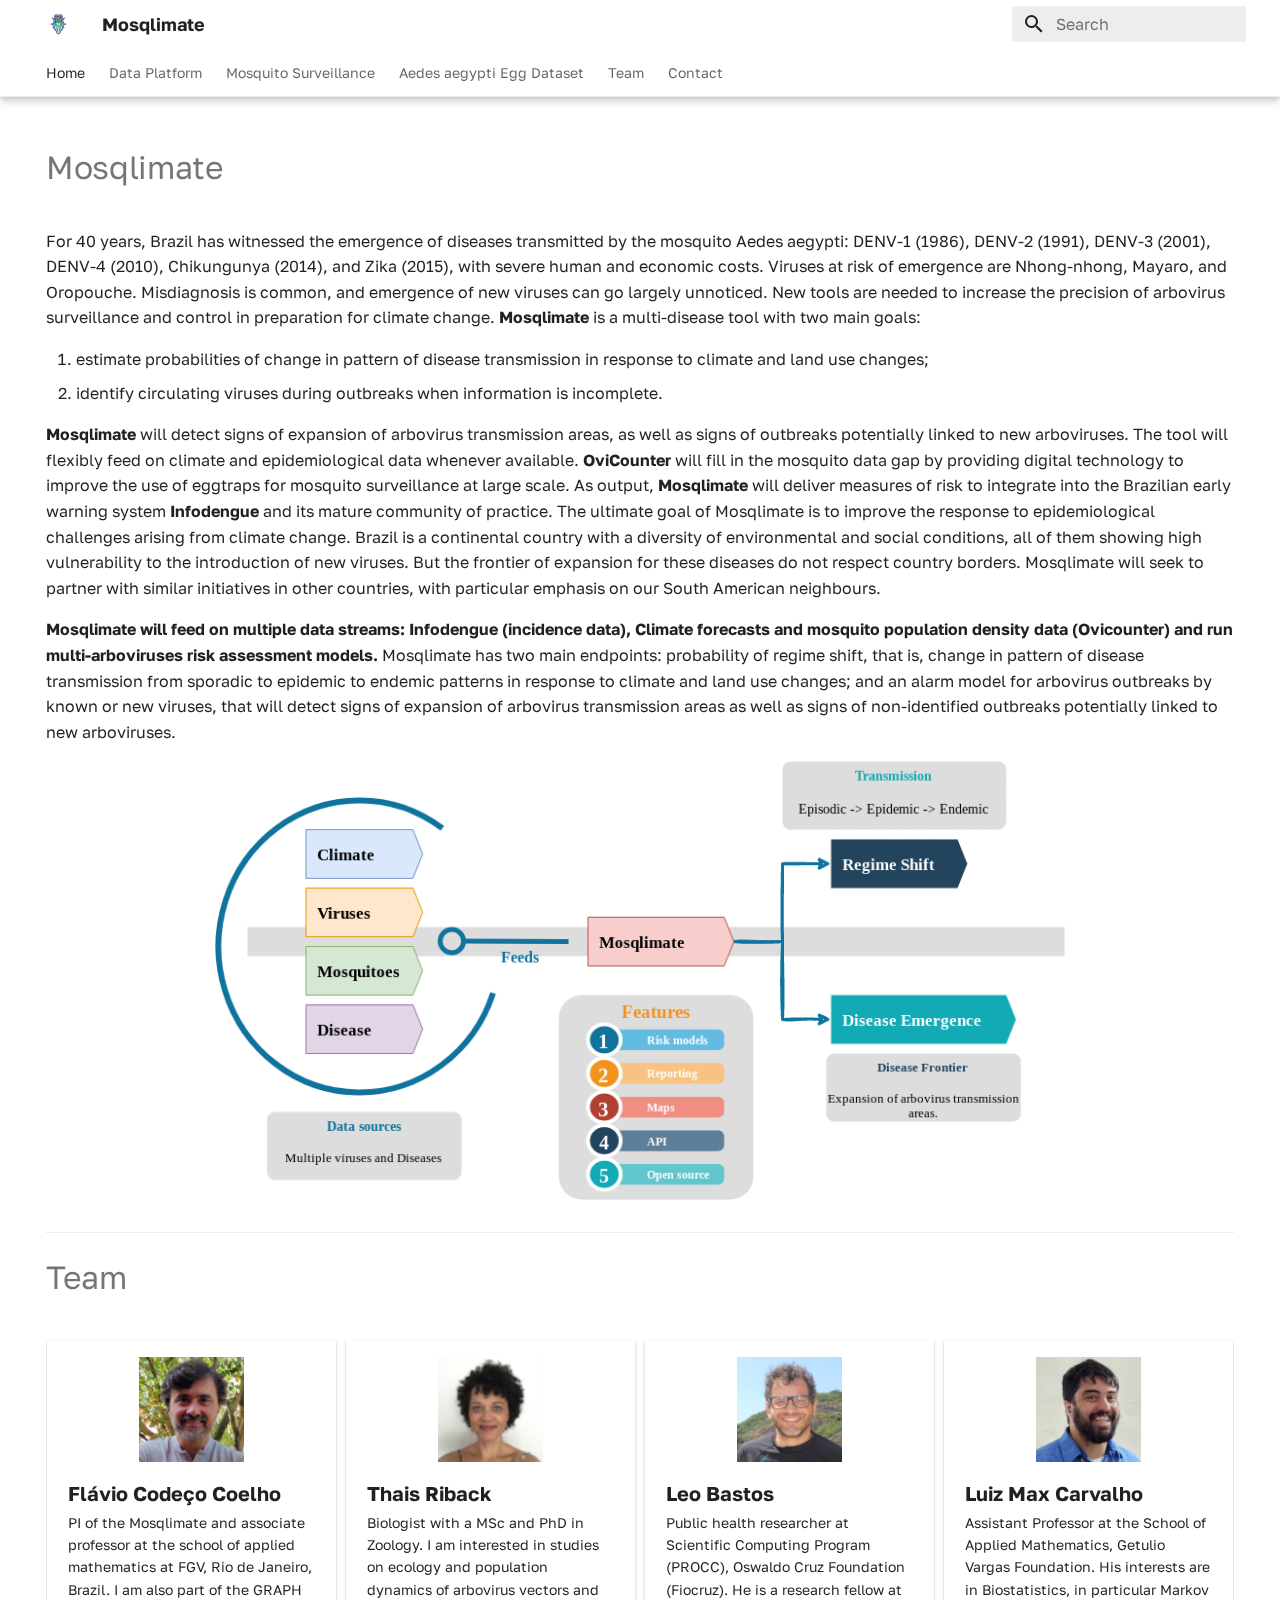
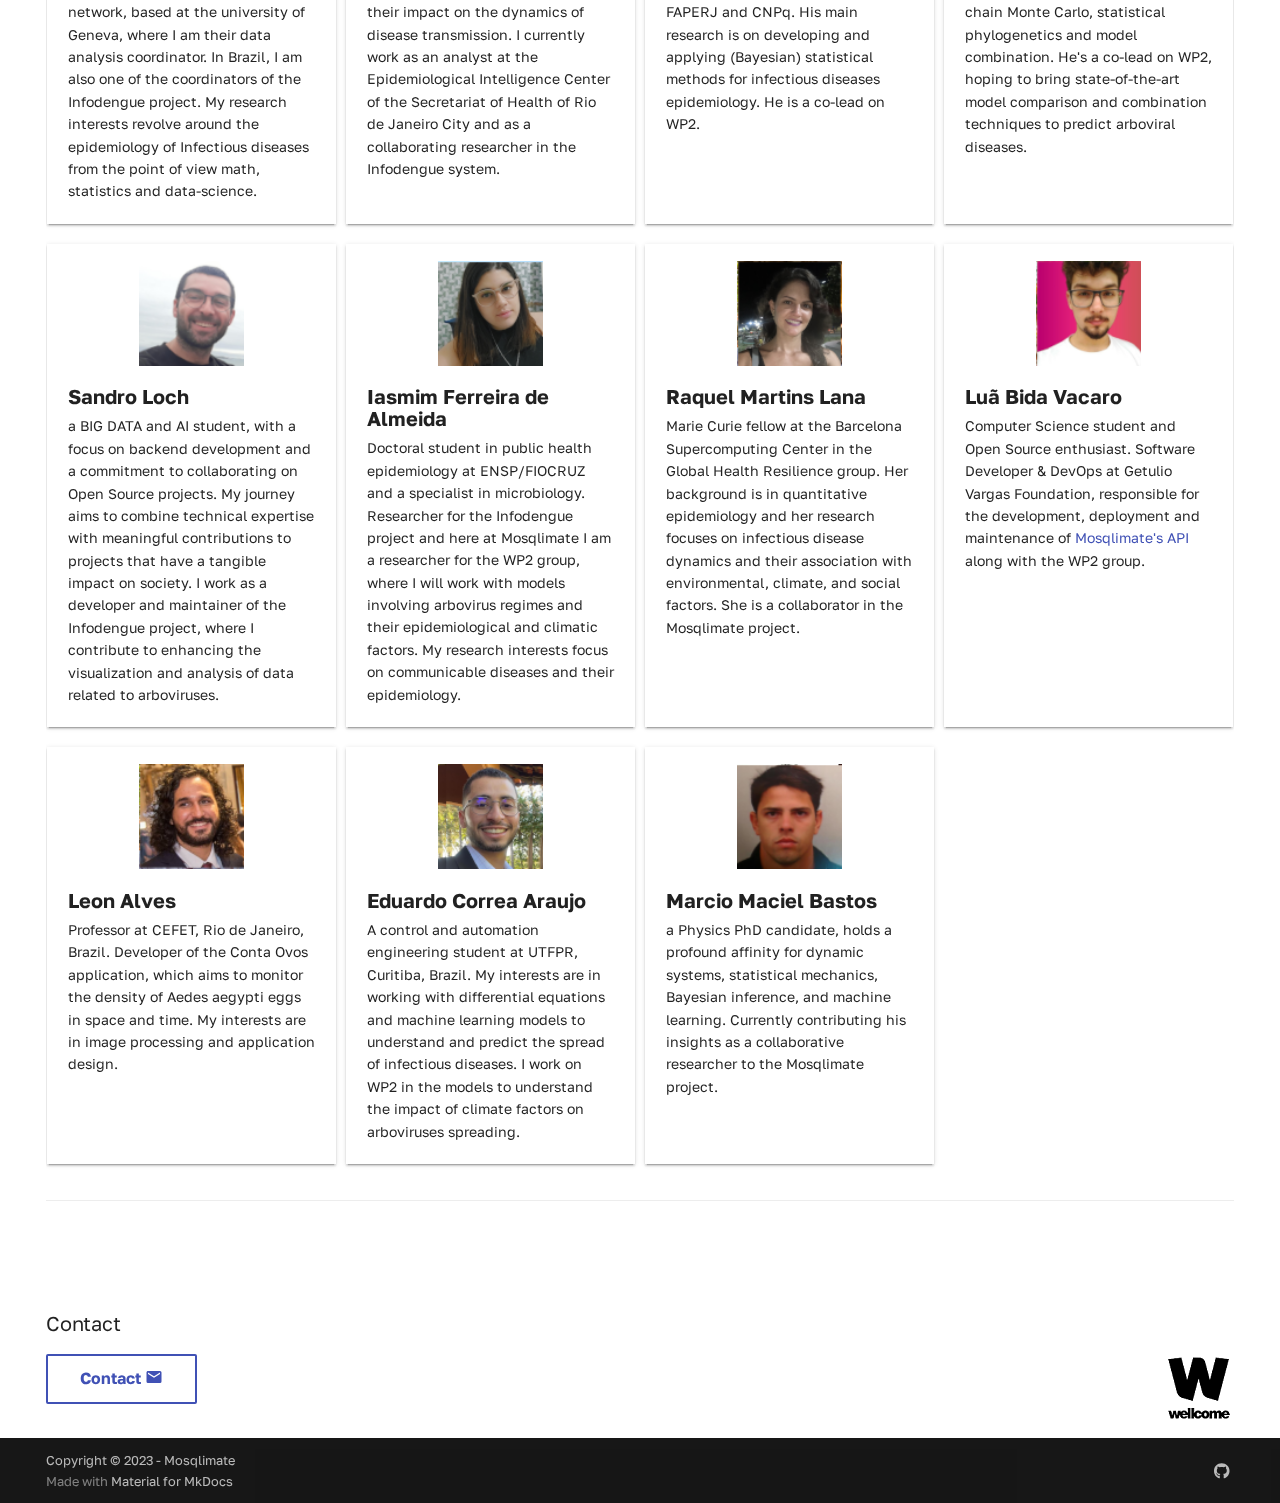
<file: index.html>
<!doctype html>
<html lang="en" class="no-js">
  <head>
    
      <meta charset="utf-8">
      <meta name="viewport" content="width=device-width,initial-scale=1">
      
      
      
      
      
        <link rel="next" href="egg-dataset/">
      
      
      <link rel="icon" href="assets/img/favicon.ico">
      <meta name="generator" content="mkdocs-1.6.1, mkdocs-material-9.6.11">
    
    
      
        <title>Mosqlimate</title>
      
    
    
      <link rel="stylesheet" href="assets/stylesheets/main.4af4bdda.min.css">
      
        
        <link rel="stylesheet" href="assets/stylesheets/palette.06af60db.min.css">
      
      


    
    
      
    
    
      
        
        
        <link rel="preconnect" href="https://fonts.gstatic.com" crossorigin>
        <link rel="stylesheet" href="https://fonts.googleapis.com/css?family=Golos+Text:300,300i,400,400i,700,700i%7CUbuntu:400,400i,700,700i&display=fallback">
        <style>:root{--md-text-font:"Golos Text";--md-code-font:"Ubuntu"}</style>
      
    
    
      <link rel="stylesheet" href="vendors/neoteroi-mkdocs.css">
    
      <link rel="stylesheet" href="vendors/neoteroi-cards.css">
    
    <script>__md_scope=new URL(".",location),__md_hash=e=>[...e].reduce(((e,_)=>(e<<5)-e+_.charCodeAt(0)),0),__md_get=(e,_=localStorage,t=__md_scope)=>JSON.parse(_.getItem(t.pathname+"."+e)),__md_set=(e,_,t=localStorage,a=__md_scope)=>{try{t.setItem(a.pathname+"."+e,JSON.stringify(_))}catch(e){}}</script>
    
      

    
    
    
  </head>
  
  
    
    
    
    
    
    <body dir="ltr" data-md-color-scheme="default" data-md-color-primary="white" data-md-color-accent="green">
  
    
    <input class="md-toggle" data-md-toggle="drawer" type="checkbox" id="__drawer" autocomplete="off">
    <input class="md-toggle" data-md-toggle="search" type="checkbox" id="__search" autocomplete="off">
    <label class="md-overlay" for="__drawer"></label>
    <div data-md-component="skip">
      
        
        <a href="#mosqlimate" class="md-skip">
          Skip to content
        </a>
      
    </div>
    <div data-md-component="announce">
      
    </div>
    
    
      

  

<header class="md-header md-header--shadow md-header--lifted" data-md-component="header">
  <nav class="md-header__inner md-grid" aria-label="Header">
    <a href="." title="Mosqlimate" class="md-header__button md-logo" aria-label="Mosqlimate" data-md-component="logo">
      
  <img src="assets/img/logo-medium.png" alt="logo">

    </a>
    <label class="md-header__button md-icon" for="__drawer">
      
      <svg xmlns="http://www.w3.org/2000/svg" viewBox="0 0 24 24"><path d="M3 6h18v2H3zm0 5h18v2H3zm0 5h18v2H3z"/></svg>
    </label>
    <div class="md-header__title" data-md-component="header-title">
      <div class="md-header__ellipsis">
        <div class="md-header__topic">
          <span class="md-ellipsis">
            Mosqlimate
          </span>
        </div>
        <div class="md-header__topic" data-md-component="header-topic">
          <span class="md-ellipsis">
            
              Home
            
          </span>
        </div>
      </div>
    </div>
    
      
    
    
    
    
      
      
        <label class="md-header__button md-icon" for="__search">
          
          <svg xmlns="http://www.w3.org/2000/svg" viewBox="0 0 24 24"><path d="M9.5 3A6.5 6.5 0 0 1 16 9.5c0 1.61-.59 3.09-1.56 4.23l.27.27h.79l5 5-1.5 1.5-5-5v-.79l-.27-.27A6.52 6.52 0 0 1 9.5 16 6.5 6.5 0 0 1 3 9.5 6.5 6.5 0 0 1 9.5 3m0 2C7 5 5 7 5 9.5S7 14 9.5 14 14 12 14 9.5 12 5 9.5 5"/></svg>
        </label>
        <div class="md-search" data-md-component="search" role="dialog">
  <label class="md-search__overlay" for="__search"></label>
  <div class="md-search__inner" role="search">
    <form class="md-search__form" name="search">
      <input type="text" class="md-search__input" name="query" aria-label="Search" placeholder="Search" autocapitalize="off" autocorrect="off" autocomplete="off" spellcheck="false" data-md-component="search-query" required>
      <label class="md-search__icon md-icon" for="__search">
        
        <svg xmlns="http://www.w3.org/2000/svg" viewBox="0 0 24 24"><path d="M9.5 3A6.5 6.5 0 0 1 16 9.5c0 1.61-.59 3.09-1.56 4.23l.27.27h.79l5 5-1.5 1.5-5-5v-.79l-.27-.27A6.52 6.52 0 0 1 9.5 16 6.5 6.5 0 0 1 3 9.5 6.5 6.5 0 0 1 9.5 3m0 2C7 5 5 7 5 9.5S7 14 9.5 14 14 12 14 9.5 12 5 9.5 5"/></svg>
        
        <svg xmlns="http://www.w3.org/2000/svg" viewBox="0 0 24 24"><path d="M20 11v2H8l5.5 5.5-1.42 1.42L4.16 12l7.92-7.92L13.5 5.5 8 11z"/></svg>
      </label>
      <nav class="md-search__options" aria-label="Search">
        
        <button type="reset" class="md-search__icon md-icon" title="Clear" aria-label="Clear" tabindex="-1">
          
          <svg xmlns="http://www.w3.org/2000/svg" viewBox="0 0 24 24"><path d="M19 6.41 17.59 5 12 10.59 6.41 5 5 6.41 10.59 12 5 17.59 6.41 19 12 13.41 17.59 19 19 17.59 13.41 12z"/></svg>
        </button>
      </nav>
      
    </form>
    <div class="md-search__output">
      <div class="md-search__scrollwrap" tabindex="0" data-md-scrollfix>
        <div class="md-search-result" data-md-component="search-result">
          <div class="md-search-result__meta">
            Initializing search
          </div>
          <ol class="md-search-result__list" role="presentation"></ol>
        </div>
      </div>
    </div>
  </div>
</div>
      
    
    
  </nav>
  
    
      
<nav class="md-tabs" aria-label="Tabs" data-md-component="tabs">
  <div class="md-grid">
    <ul class="md-tabs__list">
      
        
  
  
  
    
  
  
    <li class="md-tabs__item md-tabs__item--active">
      <a href="." class="md-tabs__link">
        
  
  
    
  
  Home

      </a>
    </li>
  

      
        
  
  
  
  
    <li class="md-tabs__item">
      <a href="http://api.mosqlimate.org" class="md-tabs__link">
        
  
  
    
  
  Data Platform

      </a>
    </li>
  

      
        
  
  
  
  
    <li class="md-tabs__item">
      <a href="https://contaovos.dengue.mat.br/pt-br/" class="md-tabs__link">
        
  
  
    
  
  Mosquito Surveillance

      </a>
    </li>
  

      
        
  
  
  
  
    <li class="md-tabs__item">
      <a href="egg-dataset/" class="md-tabs__link">
        
  
  
    
  
  Aedes aegypti Egg Dataset

      </a>
    </li>
  

      
        
  
  
  
  
    <li class="md-tabs__item">
      <a href="index.html#team" class="md-tabs__link">
        
  
  
    
  
  Team

      </a>
    </li>
  

      
        
  
  
  
  
    <li class="md-tabs__item">
      <a href="index.html#contact" class="md-tabs__link">
        
  
  
    
  
  Contact

      </a>
    </li>
  

      
    </ul>
  </div>
</nav>
    
  
</header>
    
    <div class="md-container" data-md-component="container">
      
      
        
      
      <main class="md-main" data-md-component="main">
        <div class="md-main__inner md-grid">
          
            
              
                
              
              <div class="md-sidebar md-sidebar--primary" data-md-component="sidebar" data-md-type="navigation" hidden>
                <div class="md-sidebar__scrollwrap">
                  <div class="md-sidebar__inner">
                    


  


<nav class="md-nav md-nav--primary md-nav--lifted" aria-label="Navigation" data-md-level="0">
  <label class="md-nav__title" for="__drawer">
    <a href="." title="Mosqlimate" class="md-nav__button md-logo" aria-label="Mosqlimate" data-md-component="logo">
      
  <img src="assets/img/logo-medium.png" alt="logo">

    </a>
    Mosqlimate
  </label>
  
  <ul class="md-nav__list" data-md-scrollfix>
    
      
      
  
  
    
  
  
  
    <li class="md-nav__item md-nav__item--active">
      
      <input class="md-nav__toggle md-toggle" type="checkbox" id="__toc">
      
      
        
      
      
      <a href="." class="md-nav__link md-nav__link--active">
        
  
  
  <span class="md-ellipsis">
    Home
    
  </span>
  

      </a>
      
    </li>
  

    
      
      
  
  
  
  
    <li class="md-nav__item">
      <a href="http://api.mosqlimate.org" class="md-nav__link">
        
  
  
  <span class="md-ellipsis">
    Data Platform
    
  </span>
  

      </a>
    </li>
  

    
      
      
  
  
  
  
    <li class="md-nav__item">
      <a href="https://contaovos.dengue.mat.br/pt-br/" class="md-nav__link">
        
  
  
  <span class="md-ellipsis">
    Mosquito Surveillance
    
  </span>
  

      </a>
    </li>
  

    
      
      
  
  
  
  
    <li class="md-nav__item">
      <a href="egg-dataset/" class="md-nav__link">
        
  
  
  <span class="md-ellipsis">
    Aedes aegypti Egg Dataset
    
  </span>
  

      </a>
    </li>
  

    
      
      
  
  
  
  
    <li class="md-nav__item">
      <a href="index.html#team" class="md-nav__link">
        
  
  
  <span class="md-ellipsis">
    Team
    
  </span>
  

      </a>
    </li>
  

    
      
      
  
  
  
  
    <li class="md-nav__item">
      <a href="index.html#contact" class="md-nav__link">
        
  
  
  <span class="md-ellipsis">
    Contact
    
  </span>
  

      </a>
    </li>
  

    
  </ul>
</nav>
                  </div>
                </div>
              </div>
            
            
              
                
              
              <div class="md-sidebar md-sidebar--secondary" data-md-component="sidebar" data-md-type="toc" hidden>
                <div class="md-sidebar__scrollwrap">
                  <div class="md-sidebar__inner">
                    

<nav class="md-nav md-nav--secondary" aria-label="Table of contents">
  
  
  
    
  
  
</nav>
                  </div>
                </div>
              </div>
            
          
          
            <div class="md-content" data-md-component="content">
              <article class="md-content__inner md-typeset">
                
                  
  




<h1 id="mosqlimate">Mosqlimate</h1>
<p>For 40 years, Brazil has witnessed the emergence of diseases transmitted by the mosquito Aedes aegypti: DENV-1 (1986), DENV-2 (1991), DENV-3 (2001), DENV-4 (2010), Chikungunya (2014), and Zika (2015), with severe human and economic costs. Viruses at risk of emergence are Nhong-nhong, Mayaro, and Oropouche. Misdiagnosis is common, and emergence of new viruses can go largely unnoticed. New tools are needed to increase the precision of arbovirus surveillance and control in preparation for climate change. <strong>Mosqlimate</strong> is a multi-disease tool with two main goals: </p>
<ol>
<li>estimate probabilities of change in pattern of disease transmission in response to climate and land use changes; </li>
<li>identify circulating viruses during outbreaks when information is incomplete. </li>
</ol>
<p><strong>Mosqlimate</strong> will detect signs of expansion of arbovirus transmission areas, as well as signs of outbreaks potentially linked to new arboviruses. The tool will flexibly feed on climate and epidemiological data whenever available. <strong>OviCounter</strong> will fill in the mosquito data gap by providing digital technology to improve the use of eggtraps for mosquito surveillance at large scale. As output, <strong>Mosqlimate</strong> will deliver measures of risk to integrate into the Brazilian early warning system <strong>Infodengue</strong> and its mature community of practice. The ultimate goal of Mosqlimate is to improve the response to epidemiological challenges arising from climate change. Brazil is a continental country with a diversity of environmental and social conditions, all of them showing high vulnerability to the introduction of new viruses. But the frontier of expansion for these diseases do not respect country borders. Mosqlimate will seek to partner with similar initiatives in other countries, with particular emphasis on our South American neighbours.</p>
<p><strong>Mosqlimate will feed on multiple data streams: Infodengue (incidence data), Climate forecasts and mosquito population density data (Ovicounter) and run multi-arboviruses risk assessment models.</strong> Mosqlimate has two main endpoints: probability of regime shift, that is, change in pattern of disease transmission from sporadic to epidemic to endemic patterns in response to climate and land use changes; and an alarm model for arbovirus outbreaks by known or new viruses, that will detect signs of expansion of arbovirus transmission areas as well as signs of non-identified outbreaks potentially linked to new arboviruses.</p>
<p><center>
<img alt="Diagram" src="assets/img/mosqlimate-diagram.png" width="850" />
</center></p>
<hr />
<h1 id="team">Team</h1>
<div class="nt-cards nt-grid cols-4">
<div class="nt-card">
<div class="nt-card-wrap">
<div>
<div class="nt-card-image tags"><img alt="Flávio Codeço Coelho" src="assets/img/team/flavio.png" /></div>
<div class="nt-card-content">
<p class="nt-card-title">Flávio Codeço Coelho</p>
<p class="nt-card-text">PI of the Mosqlimate and associate professor at the school of applied mathematics at FGV, Rio de Janeiro, Brazil. I am also part of the GRAPH network, based at the university of Geneva, where I am their data analysis coordinator. In Brazil, I am also one of the coordinators of the Infodengue project. My research interests revolve around the epidemiology of Infectious diseases from the point of view math, statistics and data-science.</p>
</div>
</div>
</div>
</div>
<div class="nt-card">
<div class="nt-card-wrap">
<div>
<div class="nt-card-image tags"><img alt="Thais Riback" src="assets/img/team/thais.png" /></div>
<div class="nt-card-content">
<p class="nt-card-title">Thais Riback</p>
<p class="nt-card-text">Biologist with a MSc and PhD in Zoology. I am interested in studies on ecology and population dynamics of arbovirus vectors and their impact on the dynamics of disease transmission. I currently work as an analyst at the Epidemiological Intelligence Center of the Secretariat of Health of Rio de Janeiro City and as a collaborating researcher in the Infodengue system.</p>
</div>
</div>
</div>
</div>
<div class="nt-card">
<div class="nt-card-wrap">
<div>
<div class="nt-card-image tags"><img alt="Leo Bastos" src="assets/img/team/leo.png" /></div>
<div class="nt-card-content">
<p class="nt-card-title">Leo Bastos</p>
<p class="nt-card-text">Public health researcher at Scientific Computing Program (PROCC), Oswaldo Cruz Foundation (Fiocruz). He is a research fellow at FAPERJ and CNPq. His main research is on developing and applying (Bayesian) statistical methods for infectious diseases epidemiology. He is a co-lead on WP2.</p>
</div>
</div>
</div>
</div>
<div class="nt-card">
<div class="nt-card-wrap">
<div>
<div class="nt-card-image tags"><img alt="Luiz Max Carvalho" src="assets/img/team/luiz.png" /></div>
<div class="nt-card-content">
<p class="nt-card-title">Luiz Max Carvalho</p>
<p class="nt-card-text">Assistant Professor at the School of Applied Mathematics, Getulio Vargas Foundation. His interests are in Biostatistics, in particular Markov chain Monte Carlo, statistical phylogenetics and model combination. He's a co-lead on WP2, hoping to bring state-of-the-art model comparison and combination techniques to predict arboviral diseases.</p>
</div>
</div>
</div>
</div>
<div class="nt-card">
<div class="nt-card-wrap">
<div>
<div class="nt-card-image tags"><img alt="Sandro Loch" src="assets/img/team/sandro.png" /></div>
<div class="nt-card-content">
<p class="nt-card-title">Sandro Loch</p>
<p class="nt-card-text">a BIG DATA and AI student, with a focus on backend development and a commitment to collaborating on Open Source projects. My journey aims to combine technical expertise with meaningful contributions to projects that have a tangible impact on society. I work as a developer and maintainer of the Infodengue project, where I contribute to enhancing the visualization and analysis of data related to arboviruses.</p>
</div>
</div>
</div>
</div>
<div class="nt-card">
<div class="nt-card-wrap">
<div>
<div class="nt-card-image tags"><img alt="Iasmim Ferreira de Almeida" src="assets/img/team/iasmim.png" /></div>
<div class="nt-card-content">
<p class="nt-card-title">Iasmim Ferreira de Almeida</p>
<p class="nt-card-text">Doctoral student in public health epidemiology at ENSP/FIOCRUZ and a specialist in microbiology. Researcher for the Infodengue project and here at Mosqlimate I am a researcher for the WP2 group, where I will work with models involving arbovirus regimes and their epidemiological and climatic factors. My research interests focus on communicable diseases and their epidemiology.</p>
</div>
</div>
</div>
</div>
<div class="nt-card">
<div class="nt-card-wrap">
<div>
<div class="nt-card-image tags"><img alt="Raquel Martins Lana" src="assets/img/team/raquel.png" /></div>
<div class="nt-card-content">
<p class="nt-card-title">Raquel Martins Lana</p>
<p class="nt-card-text">Marie Curie fellow at the Barcelona Supercomputing Center in the Global Health Resilience group. Her background is in quantitative epidemiology and her research focuses on infectious disease dynamics and their association with environmental, climate, and social factors. She is a collaborator in the Mosqlimate project.</p>
</div>
</div>
</div>
</div>
<div class="nt-card">
<div class="nt-card-wrap">
<div>
<div class="nt-card-image tags"><img alt="Luã Bida Vacaro" src="assets/img/team/lua.png" /></div>
<div class="nt-card-content">
<p class="nt-card-title">Luã Bida Vacaro</p>
<p class="nt-card-text">Computer Science student and Open Source enthusiast. Software Developer &amp; DevOps at Getulio Vargas Foundation, responsible for the development, deployment and maintenance of <a href="https://api.mosqlimate.org/">Mosqlimate's API</a> along with the WP2 group.</p>
</div>
</div>
</div>
</div>
<div class="nt-card">
<div class="nt-card-wrap">
<div>
<div class="nt-card-image tags"><img alt="Leon Alves" src="assets/img/team/leon.png" /></div>
<div class="nt-card-content">
<p class="nt-card-title">Leon Alves</p>
<p class="nt-card-text">Professor at CEFET, Rio de Janeiro, Brazil. Developer of the Conta Ovos application, which aims to monitor the density of Aedes aegypti eggs in space and time. My interests are in image processing and application design.</p>
</div>
</div>
</div>
</div>
<div class="nt-card">
<div class="nt-card-wrap">
<div>
<div class="nt-card-image tags"><img alt="Eduardo Correa Araujo" src="assets/img/team/eduardo.png" /></div>
<div class="nt-card-content">
<p class="nt-card-title">Eduardo Correa Araujo</p>
<p class="nt-card-text">A control and automation engineering student at UTFPR, Curitiba, Brazil. My interests are in working with differential equations and machine learning models to understand and predict the spread of infectious diseases. I work on WP2 in the models to understand the impact of climate factors on arboviruses spreading.</p>
</div>
</div>
</div>
</div>
<div class="nt-card">
<div class="nt-card-wrap">
<div>
<div class="nt-card-image tags"><img alt="Marcio Maciel Bastos" src="assets/img/team/marcio.png" /></div>
<div class="nt-card-content">
<p class="nt-card-title">Marcio Maciel Bastos</p>
<p class="nt-card-text">a Physics PhD candidate, holds a profound affinity for dynamic systems, statistical mechanics, Bayesian inference, and machine learning. Currently contributing his insights as a collaborative researcher to the Mosqlimate project.</p>
</div>
</div>
</div>
</div>
</div>
<hr />
<p></br>
</br></p>
<h3 id="contact">Contact</h3>
<p><a class="md-button" href="mailto:mosqlimate@gmail.com">Contact <span class="twemoji"><svg xmlns="http://www.w3.org/2000/svg" viewBox="0 0 24 24"><path d="m20 8-8 5-8-5V6l8 5 8-5m0-2H4c-1.11 0-2 .89-2 2v12a2 2 0 0 0 2 2h16a2 2 0 0 0 2-2V6a2 2 0 0 0-2-2"/></svg></span></a> <a href="https://wellcome.org/news/new-digital-tools-use-climate-data-better-predict-and-prepare-infectious-diseases-outbreaks"><img align="right" alt="Wellcome Trust" src="assets/img/logo_wellcome.png" /></a></p>







  
  




  



                
              </article>
            </div>
          
          
<script>var target=document.getElementById(location.hash.slice(1));target&&target.name&&(target.checked=target.name.startsWith("__tabbed_"))</script>
        </div>
        
      </main>
      
        <footer class="md-footer">
  
  <div class="md-footer-meta md-typeset">
    <div class="md-footer-meta__inner md-grid">
      <div class="md-copyright">
  
    <div class="md-copyright__highlight">
      Copyright &copy; 2023 -  Mosqlimate
    </div>
  
  
    Made with
    <a href="https://squidfunk.github.io/mkdocs-material/" target="_blank" rel="noopener">
      Material for MkDocs
    </a>
  
</div>
      
        <div class="md-social">
  
    
    
    
    
    <a href="https://github.com/Mosqlimate-project/" target="_blank" rel="noopener" title="Mosqlimate Project" class="md-social__link">
      <svg xmlns="http://www.w3.org/2000/svg" viewBox="0 0 496 512"><!--! Font Awesome Free 6.7.2 by @fontawesome - https://fontawesome.com License - https://fontawesome.com/license/free (Icons: CC BY 4.0, Fonts: SIL OFL 1.1, Code: MIT License) Copyright 2024 Fonticons, Inc.--><path d="M165.9 397.4c0 2-2.3 3.6-5.2 3.6-3.3.3-5.6-1.3-5.6-3.6 0-2 2.3-3.6 5.2-3.6 3-.3 5.6 1.3 5.6 3.6m-31.1-4.5c-.7 2 1.3 4.3 4.3 4.9 2.6 1 5.6 0 6.2-2s-1.3-4.3-4.3-5.2c-2.6-.7-5.5.3-6.2 2.3m44.2-1.7c-2.9.7-4.9 2.6-4.6 4.9.3 2 2.9 3.3 5.9 2.6 2.9-.7 4.9-2.6 4.6-4.6-.3-1.9-3-3.2-5.9-2.9M244.8 8C106.1 8 0 113.3 0 252c0 110.9 69.8 205.8 169.5 239.2 12.8 2.3 17.3-5.6 17.3-12.1 0-6.2-.3-40.4-.3-61.4 0 0-70 15-84.7-29.8 0 0-11.4-29.1-27.8-36.6 0 0-22.9-15.7 1.6-15.4 0 0 24.9 2 38.6 25.8 21.9 38.6 58.6 27.5 72.9 20.9 2.3-16 8.8-27.1 16-33.7-55.9-6.2-112.3-14.3-112.3-110.5 0-27.5 7.6-41.3 23.6-58.9-2.6-6.5-11.1-33.3 2.6-67.9 20.9-6.5 69 27 69 27 20-5.6 41.5-8.5 62.8-8.5s42.8 2.9 62.8 8.5c0 0 48.1-33.6 69-27 13.7 34.7 5.2 61.4 2.6 67.9 16 17.7 25.8 31.5 25.8 58.9 0 96.5-58.9 104.2-114.8 110.5 9.2 7.9 17 22.9 17 46.4 0 33.7-.3 75.4-.3 83.6 0 6.5 4.6 14.4 17.3 12.1C428.2 457.8 496 362.9 496 252 496 113.3 383.5 8 244.8 8M97.2 352.9c-1.3 1-1 3.3.7 5.2 1.6 1.6 3.9 2.3 5.2 1 1.3-1 1-3.3-.7-5.2-1.6-1.6-3.9-2.3-5.2-1m-10.8-8.1c-.7 1.3.3 2.9 2.3 3.9 1.6 1 3.6.7 4.3-.7.7-1.3-.3-2.9-2.3-3.9-2-.6-3.6-.3-4.3.7m32.4 35.6c-1.6 1.3-1 4.3 1.3 6.2 2.3 2.3 5.2 2.6 6.5 1 1.3-1.3.7-4.3-1.3-6.2-2.2-2.3-5.2-2.6-6.5-1m-11.4-14.7c-1.6 1-1.6 3.6 0 5.9s4.3 3.3 5.6 2.3c1.6-1.3 1.6-3.9 0-6.2-1.4-2.3-4-3.3-5.6-2"/></svg>
    </a>
  
</div>
      
    </div>
  </div>
</footer>
      
    </div>
    <div class="md-dialog" data-md-component="dialog">
      <div class="md-dialog__inner md-typeset"></div>
    </div>
    
    
    
      
      <script id="__config" type="application/json">{"base": ".", "features": ["tabs", "navigation.tabs", "navigation.tabs.sticky", "navigation.tracking", "navigation.instant", "navigation.instant.prefetch"], "search": "assets/javascripts/workers/search.f8cc74c7.min.js", "tags": null, "translations": {"clipboard.copied": "Copied to clipboard", "clipboard.copy": "Copy to clipboard", "search.result.more.one": "1 more on this page", "search.result.more.other": "# more on this page", "search.result.none": "No matching documents", "search.result.one": "1 matching document", "search.result.other": "# matching documents", "search.result.placeholder": "Type to start searching", "search.result.term.missing": "Missing", "select.version": "Select version"}, "version": null}</script>
    
    
      <script src="assets/javascripts/bundle.c8b220af.min.js"></script>
      
    
  </body>
</html>
</file>
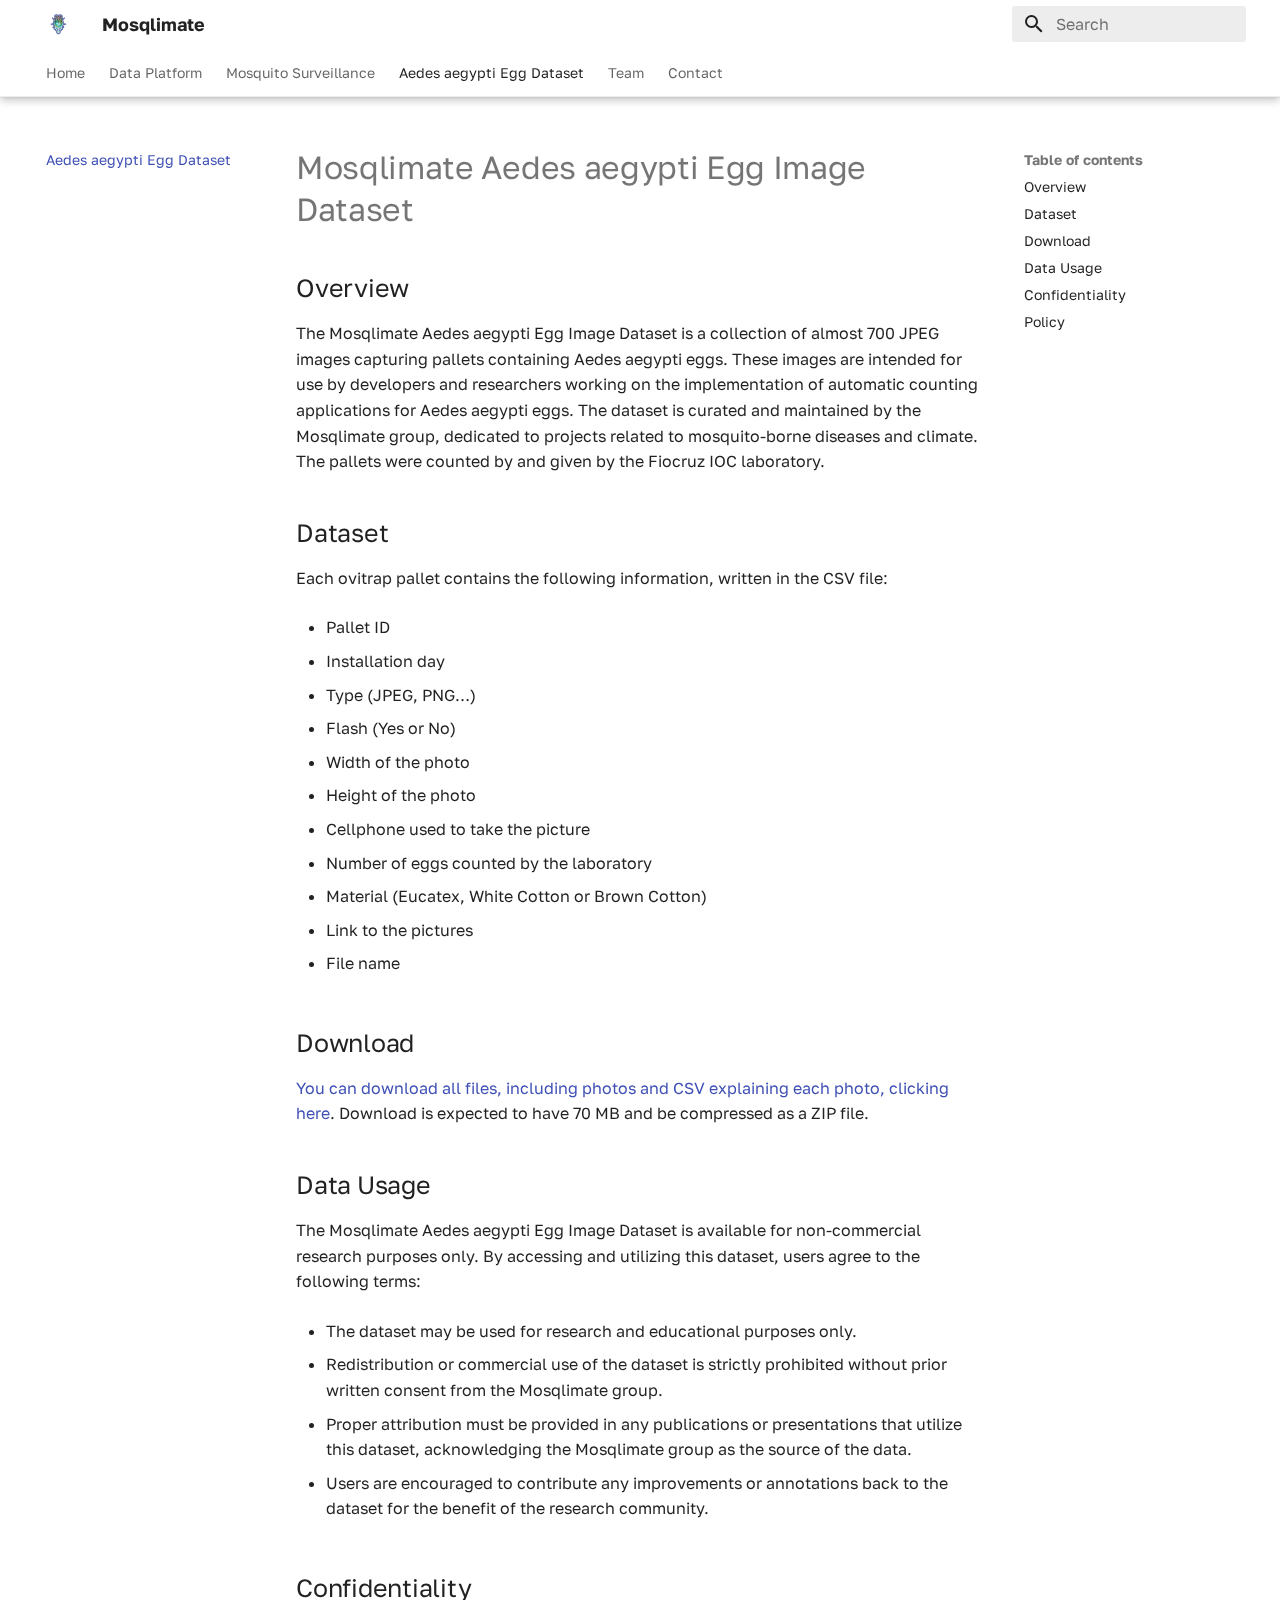
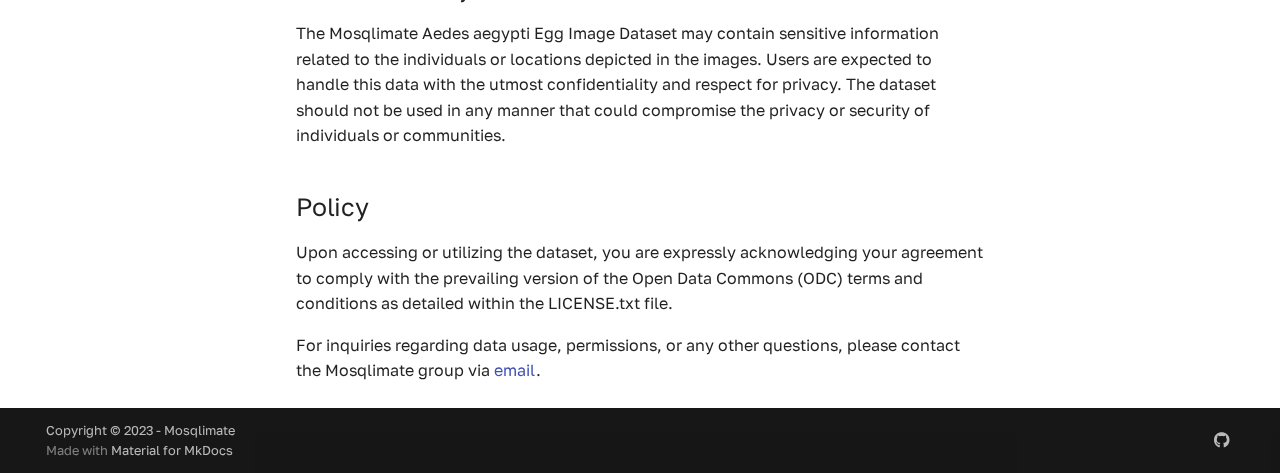
<file: egg-dataset/index.html>
<!doctype html>
<html lang="en" class="no-js">
  <head>
    
      <meta charset="utf-8">
      <meta name="viewport" content="width=device-width,initial-scale=1">
      
      
      
      
        <link rel="prev" href="..">
      
      
      
      <link rel="icon" href="../assets/img/favicon.ico">
      <meta name="generator" content="mkdocs-1.6.1, mkdocs-material-9.6.11">
    
    
      
        <title>Aedes aegypti Egg Dataset - Mosqlimate</title>
      
    
    
      <link rel="stylesheet" href="../assets/stylesheets/main.4af4bdda.min.css">
      
        
        <link rel="stylesheet" href="../assets/stylesheets/palette.06af60db.min.css">
      
      


    
    
      
    
    
      
        
        
        <link rel="preconnect" href="https://fonts.gstatic.com" crossorigin>
        <link rel="stylesheet" href="https://fonts.googleapis.com/css?family=Golos+Text:300,300i,400,400i,700,700i%7CUbuntu:400,400i,700,700i&display=fallback">
        <style>:root{--md-text-font:"Golos Text";--md-code-font:"Ubuntu"}</style>
      
    
    
      <link rel="stylesheet" href="../vendors/neoteroi-mkdocs.css">
    
      <link rel="stylesheet" href="../vendors/neoteroi-cards.css">
    
    <script>__md_scope=new URL("..",location),__md_hash=e=>[...e].reduce(((e,_)=>(e<<5)-e+_.charCodeAt(0)),0),__md_get=(e,_=localStorage,t=__md_scope)=>JSON.parse(_.getItem(t.pathname+"."+e)),__md_set=(e,_,t=localStorage,a=__md_scope)=>{try{t.setItem(a.pathname+"."+e,JSON.stringify(_))}catch(e){}}</script>
    
      

    
    
    
  </head>
  
  
    
    
    
    
    
    <body dir="ltr" data-md-color-scheme="default" data-md-color-primary="white" data-md-color-accent="green">
  
    
    <input class="md-toggle" data-md-toggle="drawer" type="checkbox" id="__drawer" autocomplete="off">
    <input class="md-toggle" data-md-toggle="search" type="checkbox" id="__search" autocomplete="off">
    <label class="md-overlay" for="__drawer"></label>
    <div data-md-component="skip">
      
        
        <a href="#mosqlimate-aedes-aegypti-egg-image-dataset" class="md-skip">
          Skip to content
        </a>
      
    </div>
    <div data-md-component="announce">
      
    </div>
    
    
      

  

<header class="md-header md-header--shadow md-header--lifted" data-md-component="header">
  <nav class="md-header__inner md-grid" aria-label="Header">
    <a href=".." title="Mosqlimate" class="md-header__button md-logo" aria-label="Mosqlimate" data-md-component="logo">
      
  <img src="../assets/img/logo-medium.png" alt="logo">

    </a>
    <label class="md-header__button md-icon" for="__drawer">
      
      <svg xmlns="http://www.w3.org/2000/svg" viewBox="0 0 24 24"><path d="M3 6h18v2H3zm0 5h18v2H3zm0 5h18v2H3z"/></svg>
    </label>
    <div class="md-header__title" data-md-component="header-title">
      <div class="md-header__ellipsis">
        <div class="md-header__topic">
          <span class="md-ellipsis">
            Mosqlimate
          </span>
        </div>
        <div class="md-header__topic" data-md-component="header-topic">
          <span class="md-ellipsis">
            
              Aedes aegypti Egg Dataset
            
          </span>
        </div>
      </div>
    </div>
    
      
    
    
    
    
      
      
        <label class="md-header__button md-icon" for="__search">
          
          <svg xmlns="http://www.w3.org/2000/svg" viewBox="0 0 24 24"><path d="M9.5 3A6.5 6.5 0 0 1 16 9.5c0 1.61-.59 3.09-1.56 4.23l.27.27h.79l5 5-1.5 1.5-5-5v-.79l-.27-.27A6.52 6.52 0 0 1 9.5 16 6.5 6.5 0 0 1 3 9.5 6.5 6.5 0 0 1 9.5 3m0 2C7 5 5 7 5 9.5S7 14 9.5 14 14 12 14 9.5 12 5 9.5 5"/></svg>
        </label>
        <div class="md-search" data-md-component="search" role="dialog">
  <label class="md-search__overlay" for="__search"></label>
  <div class="md-search__inner" role="search">
    <form class="md-search__form" name="search">
      <input type="text" class="md-search__input" name="query" aria-label="Search" placeholder="Search" autocapitalize="off" autocorrect="off" autocomplete="off" spellcheck="false" data-md-component="search-query" required>
      <label class="md-search__icon md-icon" for="__search">
        
        <svg xmlns="http://www.w3.org/2000/svg" viewBox="0 0 24 24"><path d="M9.5 3A6.5 6.5 0 0 1 16 9.5c0 1.61-.59 3.09-1.56 4.23l.27.27h.79l5 5-1.5 1.5-5-5v-.79l-.27-.27A6.52 6.52 0 0 1 9.5 16 6.5 6.5 0 0 1 3 9.5 6.5 6.5 0 0 1 9.5 3m0 2C7 5 5 7 5 9.5S7 14 9.5 14 14 12 14 9.5 12 5 9.5 5"/></svg>
        
        <svg xmlns="http://www.w3.org/2000/svg" viewBox="0 0 24 24"><path d="M20 11v2H8l5.5 5.5-1.42 1.42L4.16 12l7.92-7.92L13.5 5.5 8 11z"/></svg>
      </label>
      <nav class="md-search__options" aria-label="Search">
        
        <button type="reset" class="md-search__icon md-icon" title="Clear" aria-label="Clear" tabindex="-1">
          
          <svg xmlns="http://www.w3.org/2000/svg" viewBox="0 0 24 24"><path d="M19 6.41 17.59 5 12 10.59 6.41 5 5 6.41 10.59 12 5 17.59 6.41 19 12 13.41 17.59 19 19 17.59 13.41 12z"/></svg>
        </button>
      </nav>
      
    </form>
    <div class="md-search__output">
      <div class="md-search__scrollwrap" tabindex="0" data-md-scrollfix>
        <div class="md-search-result" data-md-component="search-result">
          <div class="md-search-result__meta">
            Initializing search
          </div>
          <ol class="md-search-result__list" role="presentation"></ol>
        </div>
      </div>
    </div>
  </div>
</div>
      
    
    
  </nav>
  
    
      
<nav class="md-tabs" aria-label="Tabs" data-md-component="tabs">
  <div class="md-grid">
    <ul class="md-tabs__list">
      
        
  
  
  
  
    <li class="md-tabs__item">
      <a href=".." class="md-tabs__link">
        
  
  
    
  
  Home

      </a>
    </li>
  

      
        
  
  
  
  
    <li class="md-tabs__item">
      <a href="http://api.mosqlimate.org" class="md-tabs__link">
        
  
  
    
  
  Data Platform

      </a>
    </li>
  

      
        
  
  
  
  
    <li class="md-tabs__item">
      <a href="https://contaovos.dengue.mat.br/pt-br/" class="md-tabs__link">
        
  
  
    
  
  Mosquito Surveillance

      </a>
    </li>
  

      
        
  
  
  
    
  
  
    <li class="md-tabs__item md-tabs__item--active">
      <a href="./" class="md-tabs__link">
        
  
  
    
  
  Aedes aegypti Egg Dataset

      </a>
    </li>
  

      
        
  
  
  
  
    <li class="md-tabs__item">
      <a href="../index.html#team" class="md-tabs__link">
        
  
  
    
  
  Team

      </a>
    </li>
  

      
        
  
  
  
  
    <li class="md-tabs__item">
      <a href="../index.html#contact" class="md-tabs__link">
        
  
  
    
  
  Contact

      </a>
    </li>
  

      
    </ul>
  </div>
</nav>
    
  
</header>
    
    <div class="md-container" data-md-component="container">
      
      
        
      
      <main class="md-main" data-md-component="main">
        <div class="md-main__inner md-grid">
          
            
              
              <div class="md-sidebar md-sidebar--primary" data-md-component="sidebar" data-md-type="navigation" >
                <div class="md-sidebar__scrollwrap">
                  <div class="md-sidebar__inner">
                    


  


<nav class="md-nav md-nav--primary md-nav--lifted" aria-label="Navigation" data-md-level="0">
  <label class="md-nav__title" for="__drawer">
    <a href=".." title="Mosqlimate" class="md-nav__button md-logo" aria-label="Mosqlimate" data-md-component="logo">
      
  <img src="../assets/img/logo-medium.png" alt="logo">

    </a>
    Mosqlimate
  </label>
  
  <ul class="md-nav__list" data-md-scrollfix>
    
      
      
  
  
  
  
    <li class="md-nav__item">
      <a href=".." class="md-nav__link">
        
  
  
  <span class="md-ellipsis">
    Home
    
  </span>
  

      </a>
    </li>
  

    
      
      
  
  
  
  
    <li class="md-nav__item">
      <a href="http://api.mosqlimate.org" class="md-nav__link">
        
  
  
  <span class="md-ellipsis">
    Data Platform
    
  </span>
  

      </a>
    </li>
  

    
      
      
  
  
  
  
    <li class="md-nav__item">
      <a href="https://contaovos.dengue.mat.br/pt-br/" class="md-nav__link">
        
  
  
  <span class="md-ellipsis">
    Mosquito Surveillance
    
  </span>
  

      </a>
    </li>
  

    
      
      
  
  
    
  
  
  
    <li class="md-nav__item md-nav__item--active">
      
      <input class="md-nav__toggle md-toggle" type="checkbox" id="__toc">
      
      
        
      
      
        <label class="md-nav__link md-nav__link--active" for="__toc">
          
  
  
  <span class="md-ellipsis">
    Aedes aegypti Egg Dataset
    
  </span>
  

          <span class="md-nav__icon md-icon"></span>
        </label>
      
      <a href="./" class="md-nav__link md-nav__link--active">
        
  
  
  <span class="md-ellipsis">
    Aedes aegypti Egg Dataset
    
  </span>
  

      </a>
      
        

<nav class="md-nav md-nav--secondary" aria-label="Table of contents">
  
  
  
    
  
  
    <label class="md-nav__title" for="__toc">
      <span class="md-nav__icon md-icon"></span>
      Table of contents
    </label>
    <ul class="md-nav__list" data-md-component="toc" data-md-scrollfix>
      
        <li class="md-nav__item">
  <a href="#overview" class="md-nav__link">
    <span class="md-ellipsis">
      Overview
    </span>
  </a>
  
</li>
      
        <li class="md-nav__item">
  <a href="#dataset" class="md-nav__link">
    <span class="md-ellipsis">
      Dataset
    </span>
  </a>
  
</li>
      
        <li class="md-nav__item">
  <a href="#download" class="md-nav__link">
    <span class="md-ellipsis">
      Download
    </span>
  </a>
  
</li>
      
        <li class="md-nav__item">
  <a href="#data-usage" class="md-nav__link">
    <span class="md-ellipsis">
      Data Usage
    </span>
  </a>
  
</li>
      
        <li class="md-nav__item">
  <a href="#confidentiality" class="md-nav__link">
    <span class="md-ellipsis">
      Confidentiality
    </span>
  </a>
  
</li>
      
        <li class="md-nav__item">
  <a href="#policy" class="md-nav__link">
    <span class="md-ellipsis">
      Policy
    </span>
  </a>
  
</li>
      
    </ul>
  
</nav>
      
    </li>
  

    
      
      
  
  
  
  
    <li class="md-nav__item">
      <a href="../index.html#team" class="md-nav__link">
        
  
  
  <span class="md-ellipsis">
    Team
    
  </span>
  

      </a>
    </li>
  

    
      
      
  
  
  
  
    <li class="md-nav__item">
      <a href="../index.html#contact" class="md-nav__link">
        
  
  
  <span class="md-ellipsis">
    Contact
    
  </span>
  

      </a>
    </li>
  

    
  </ul>
</nav>
                  </div>
                </div>
              </div>
            
            
              
              <div class="md-sidebar md-sidebar--secondary" data-md-component="sidebar" data-md-type="toc" >
                <div class="md-sidebar__scrollwrap">
                  <div class="md-sidebar__inner">
                    

<nav class="md-nav md-nav--secondary" aria-label="Table of contents">
  
  
  
    
  
  
    <label class="md-nav__title" for="__toc">
      <span class="md-nav__icon md-icon"></span>
      Table of contents
    </label>
    <ul class="md-nav__list" data-md-component="toc" data-md-scrollfix>
      
        <li class="md-nav__item">
  <a href="#overview" class="md-nav__link">
    <span class="md-ellipsis">
      Overview
    </span>
  </a>
  
</li>
      
        <li class="md-nav__item">
  <a href="#dataset" class="md-nav__link">
    <span class="md-ellipsis">
      Dataset
    </span>
  </a>
  
</li>
      
        <li class="md-nav__item">
  <a href="#download" class="md-nav__link">
    <span class="md-ellipsis">
      Download
    </span>
  </a>
  
</li>
      
        <li class="md-nav__item">
  <a href="#data-usage" class="md-nav__link">
    <span class="md-ellipsis">
      Data Usage
    </span>
  </a>
  
</li>
      
        <li class="md-nav__item">
  <a href="#confidentiality" class="md-nav__link">
    <span class="md-ellipsis">
      Confidentiality
    </span>
  </a>
  
</li>
      
        <li class="md-nav__item">
  <a href="#policy" class="md-nav__link">
    <span class="md-ellipsis">
      Policy
    </span>
  </a>
  
</li>
      
    </ul>
  
</nav>
                  </div>
                </div>
              </div>
            
          
          
            <div class="md-content" data-md-component="content">
              <article class="md-content__inner md-typeset">
                
                  



<h1 id="mosqlimate-aedes-aegypti-egg-image-dataset">Mosqlimate Aedes aegypti Egg Image Dataset</h1>
<h2 id="overview">Overview</h2>
<p>The Mosqlimate Aedes aegypti Egg Image Dataset is a collection of almost 700 JPEG images capturing pallets containing Aedes aegypti eggs. These images are intended for use by developers and researchers working on the implementation of automatic counting applications for Aedes aegypti eggs. The dataset is curated and maintained by the Mosqlimate group, dedicated to projects related to mosquito-borne diseases and climate. The pallets were counted by and given by the Fiocruz IOC laboratory.</p>
<h2 id="dataset">Dataset</h2>
<p>Each ovitrap pallet contains the following information, written in the CSV file:</p>
<ul>
<li>
<p>Pallet ID</p>
</li>
<li>
<p>Installation day</p>
</li>
<li>
<p>Type (JPEG, PNG…)</p>
</li>
<li>
<p>Flash (Yes or No)</p>
</li>
<li>
<p>Width of the photo</p>
</li>
<li>
<p>Height of the photo</p>
</li>
<li>
<p>Cellphone used to take the picture</p>
</li>
<li>
<p>Number of eggs counted by the laboratory </p>
</li>
<li>
<p>Material (Eucatex, White Cotton or Brown Cotton)</p>
</li>
<li>
<p>Link to the pictures</p>
</li>
<li>
<p>File name </p>
</li>
</ul>
<h2 id="download">Download</h2>
<p><a href="https://api.mosqlimate.org/datastore/aedes-img-dataset/">You can download all files, including photos and CSV explaining each photo, clicking here</a>. Download is expected to have 70 MB and be compressed as a ZIP file.</p>
<h2 id="data-usage">Data Usage</h2>
<p>The Mosqlimate Aedes aegypti Egg Image Dataset is available for non-commercial research purposes only. By accessing and utilizing this dataset, users agree to the following terms:</p>
<ul>
<li>
<p>The dataset may be used for research and educational purposes only.</p>
</li>
<li>
<p>Redistribution or commercial use of the dataset is strictly prohibited without prior written consent from the Mosqlimate group.</p>
</li>
<li>
<p>Proper attribution must be provided in any publications or presentations that utilize this dataset, acknowledging the Mosqlimate group as the source of the data.</p>
</li>
<li>
<p>Users are encouraged to contribute any improvements or annotations back to the dataset for the benefit of the research community.</p>
</li>
</ul>
<h2 id="confidentiality">Confidentiality</h2>
<p>The Mosqlimate Aedes aegypti Egg Image Dataset may contain sensitive information related to the individuals or locations depicted in the images. Users are expected to handle this data with the utmost confidentiality and respect for privacy. The dataset should not be used in any manner that could compromise the privacy or security of individuals or communities.</p>
<h2 id="policy">Policy</h2>
<p>Upon accessing or utilizing the dataset, you are expressly acknowledging your agreement to comply with the prevailing version of the Open Data Commons (ODC) terms and conditions as detailed within the LICENSE.txt file.</p>
<p>For inquiries regarding data usage, permissions, or any other questions, please contact the Mosqlimate group via <a href="mailto:flavio.codeco.coelho@fgv.br">email</a>.</p>












                
              </article>
            </div>
          
          
<script>var target=document.getElementById(location.hash.slice(1));target&&target.name&&(target.checked=target.name.startsWith("__tabbed_"))</script>
        </div>
        
      </main>
      
        <footer class="md-footer">
  
  <div class="md-footer-meta md-typeset">
    <div class="md-footer-meta__inner md-grid">
      <div class="md-copyright">
  
    <div class="md-copyright__highlight">
      Copyright &copy; 2023 -  Mosqlimate
    </div>
  
  
    Made with
    <a href="https://squidfunk.github.io/mkdocs-material/" target="_blank" rel="noopener">
      Material for MkDocs
    </a>
  
</div>
      
        <div class="md-social">
  
    
    
    
    
    <a href="https://github.com/Mosqlimate-project/" target="_blank" rel="noopener" title="Mosqlimate Project" class="md-social__link">
      <svg xmlns="http://www.w3.org/2000/svg" viewBox="0 0 496 512"><!--! Font Awesome Free 6.7.2 by @fontawesome - https://fontawesome.com License - https://fontawesome.com/license/free (Icons: CC BY 4.0, Fonts: SIL OFL 1.1, Code: MIT License) Copyright 2024 Fonticons, Inc.--><path d="M165.9 397.4c0 2-2.3 3.6-5.2 3.6-3.3.3-5.6-1.3-5.6-3.6 0-2 2.3-3.6 5.2-3.6 3-.3 5.6 1.3 5.6 3.6m-31.1-4.5c-.7 2 1.3 4.3 4.3 4.9 2.6 1 5.6 0 6.2-2s-1.3-4.3-4.3-5.2c-2.6-.7-5.5.3-6.2 2.3m44.2-1.7c-2.9.7-4.9 2.6-4.6 4.9.3 2 2.9 3.3 5.9 2.6 2.9-.7 4.9-2.6 4.6-4.6-.3-1.9-3-3.2-5.9-2.9M244.8 8C106.1 8 0 113.3 0 252c0 110.9 69.8 205.8 169.5 239.2 12.8 2.3 17.3-5.6 17.3-12.1 0-6.2-.3-40.4-.3-61.4 0 0-70 15-84.7-29.8 0 0-11.4-29.1-27.8-36.6 0 0-22.9-15.7 1.6-15.4 0 0 24.9 2 38.6 25.8 21.9 38.6 58.6 27.5 72.9 20.9 2.3-16 8.8-27.1 16-33.7-55.9-6.2-112.3-14.3-112.3-110.5 0-27.5 7.6-41.3 23.6-58.9-2.6-6.5-11.1-33.3 2.6-67.9 20.9-6.5 69 27 69 27 20-5.6 41.5-8.5 62.8-8.5s42.8 2.9 62.8 8.5c0 0 48.1-33.6 69-27 13.7 34.7 5.2 61.4 2.6 67.9 16 17.7 25.8 31.5 25.8 58.9 0 96.5-58.9 104.2-114.8 110.5 9.2 7.9 17 22.9 17 46.4 0 33.7-.3 75.4-.3 83.6 0 6.5 4.6 14.4 17.3 12.1C428.2 457.8 496 362.9 496 252 496 113.3 383.5 8 244.8 8M97.2 352.9c-1.3 1-1 3.3.7 5.2 1.6 1.6 3.9 2.3 5.2 1 1.3-1 1-3.3-.7-5.2-1.6-1.6-3.9-2.3-5.2-1m-10.8-8.1c-.7 1.3.3 2.9 2.3 3.9 1.6 1 3.6.7 4.3-.7.7-1.3-.3-2.9-2.3-3.9-2-.6-3.6-.3-4.3.7m32.4 35.6c-1.6 1.3-1 4.3 1.3 6.2 2.3 2.3 5.2 2.6 6.5 1 1.3-1.3.7-4.3-1.3-6.2-2.2-2.3-5.2-2.6-6.5-1m-11.4-14.7c-1.6 1-1.6 3.6 0 5.9s4.3 3.3 5.6 2.3c1.6-1.3 1.6-3.9 0-6.2-1.4-2.3-4-3.3-5.6-2"/></svg>
    </a>
  
</div>
      
    </div>
  </div>
</footer>
      
    </div>
    <div class="md-dialog" data-md-component="dialog">
      <div class="md-dialog__inner md-typeset"></div>
    </div>
    
    
    
      
      <script id="__config" type="application/json">{"base": "..", "features": ["tabs", "navigation.tabs", "navigation.tabs.sticky", "navigation.tracking", "navigation.instant", "navigation.instant.prefetch"], "search": "../assets/javascripts/workers/search.f8cc74c7.min.js", "tags": null, "translations": {"clipboard.copied": "Copied to clipboard", "clipboard.copy": "Copy to clipboard", "search.result.more.one": "1 more on this page", "search.result.more.other": "# more on this page", "search.result.none": "No matching documents", "search.result.one": "1 matching document", "search.result.other": "# matching documents", "search.result.placeholder": "Type to start searching", "search.result.term.missing": "Missing", "select.version": "Select version"}, "version": null}</script>
    
    
      <script src="../assets/javascripts/bundle.c8b220af.min.js"></script>
      
    
  </body>
</html>
</file>
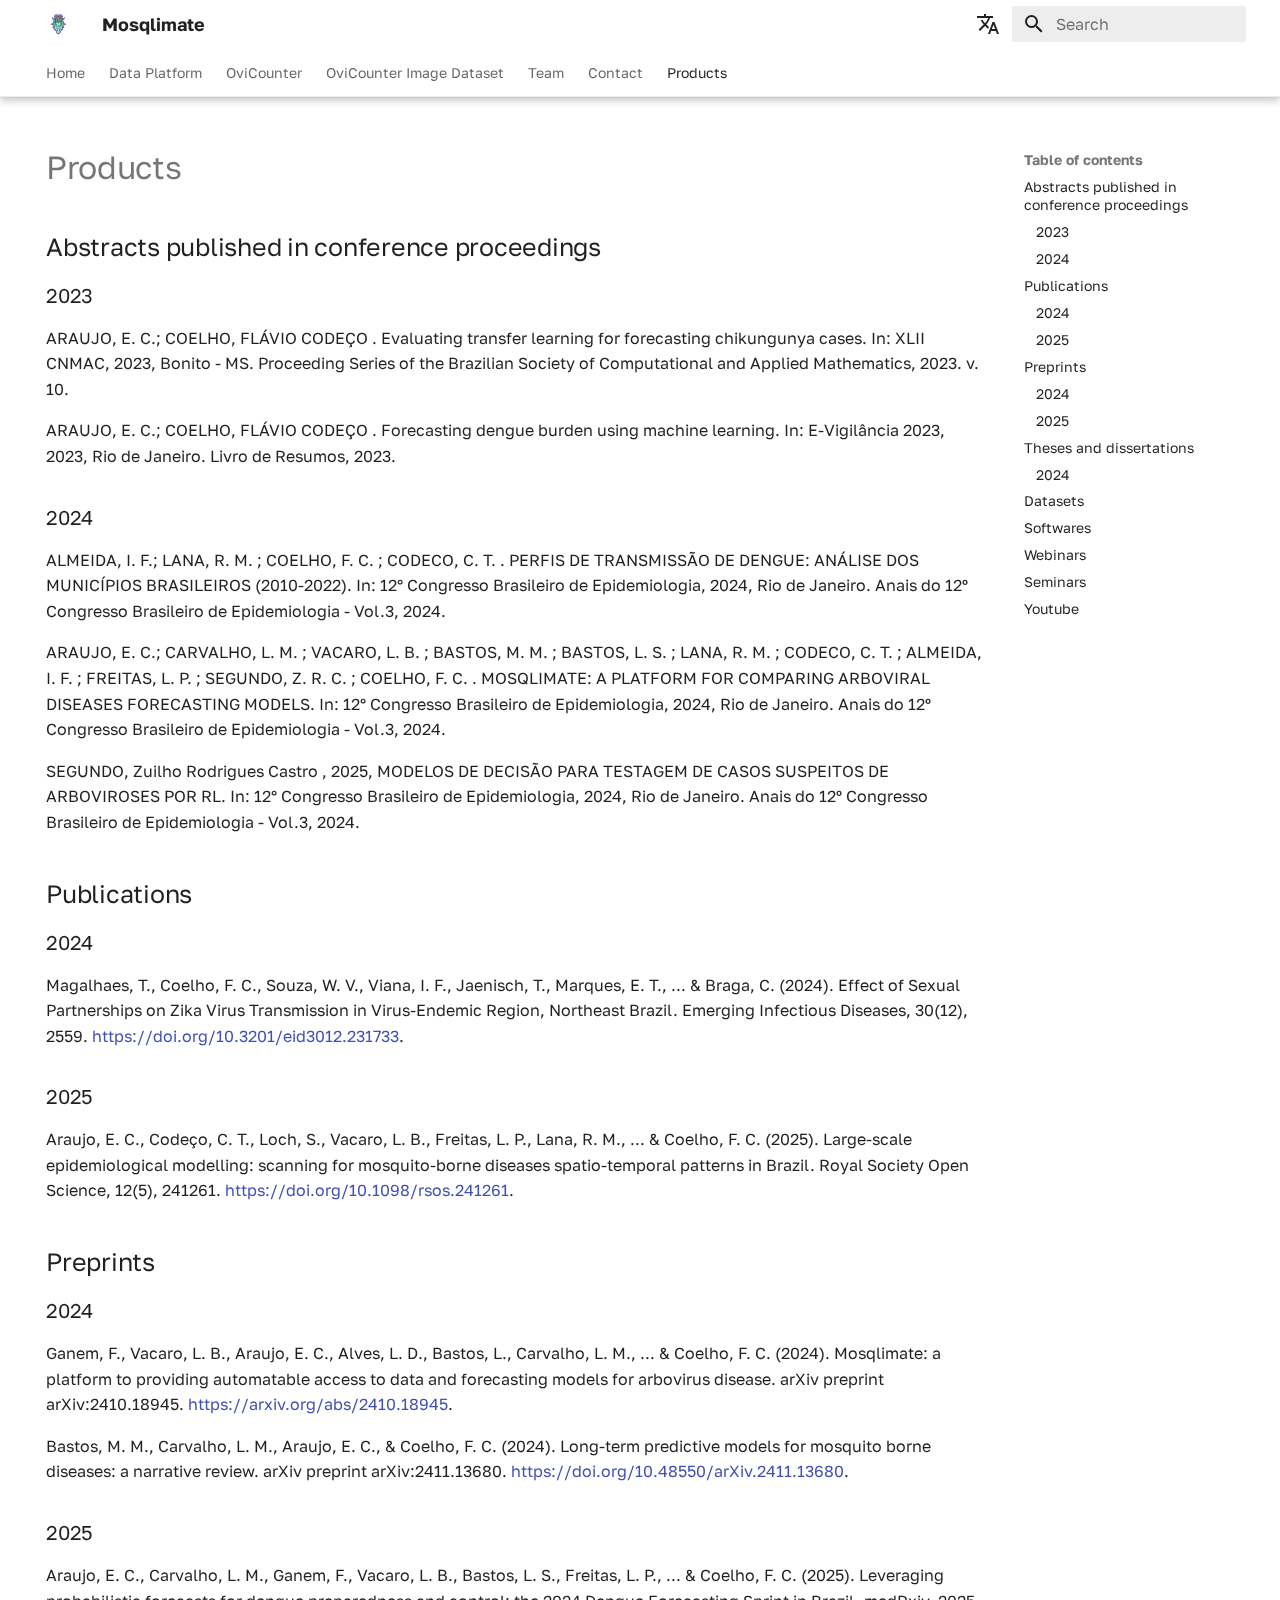
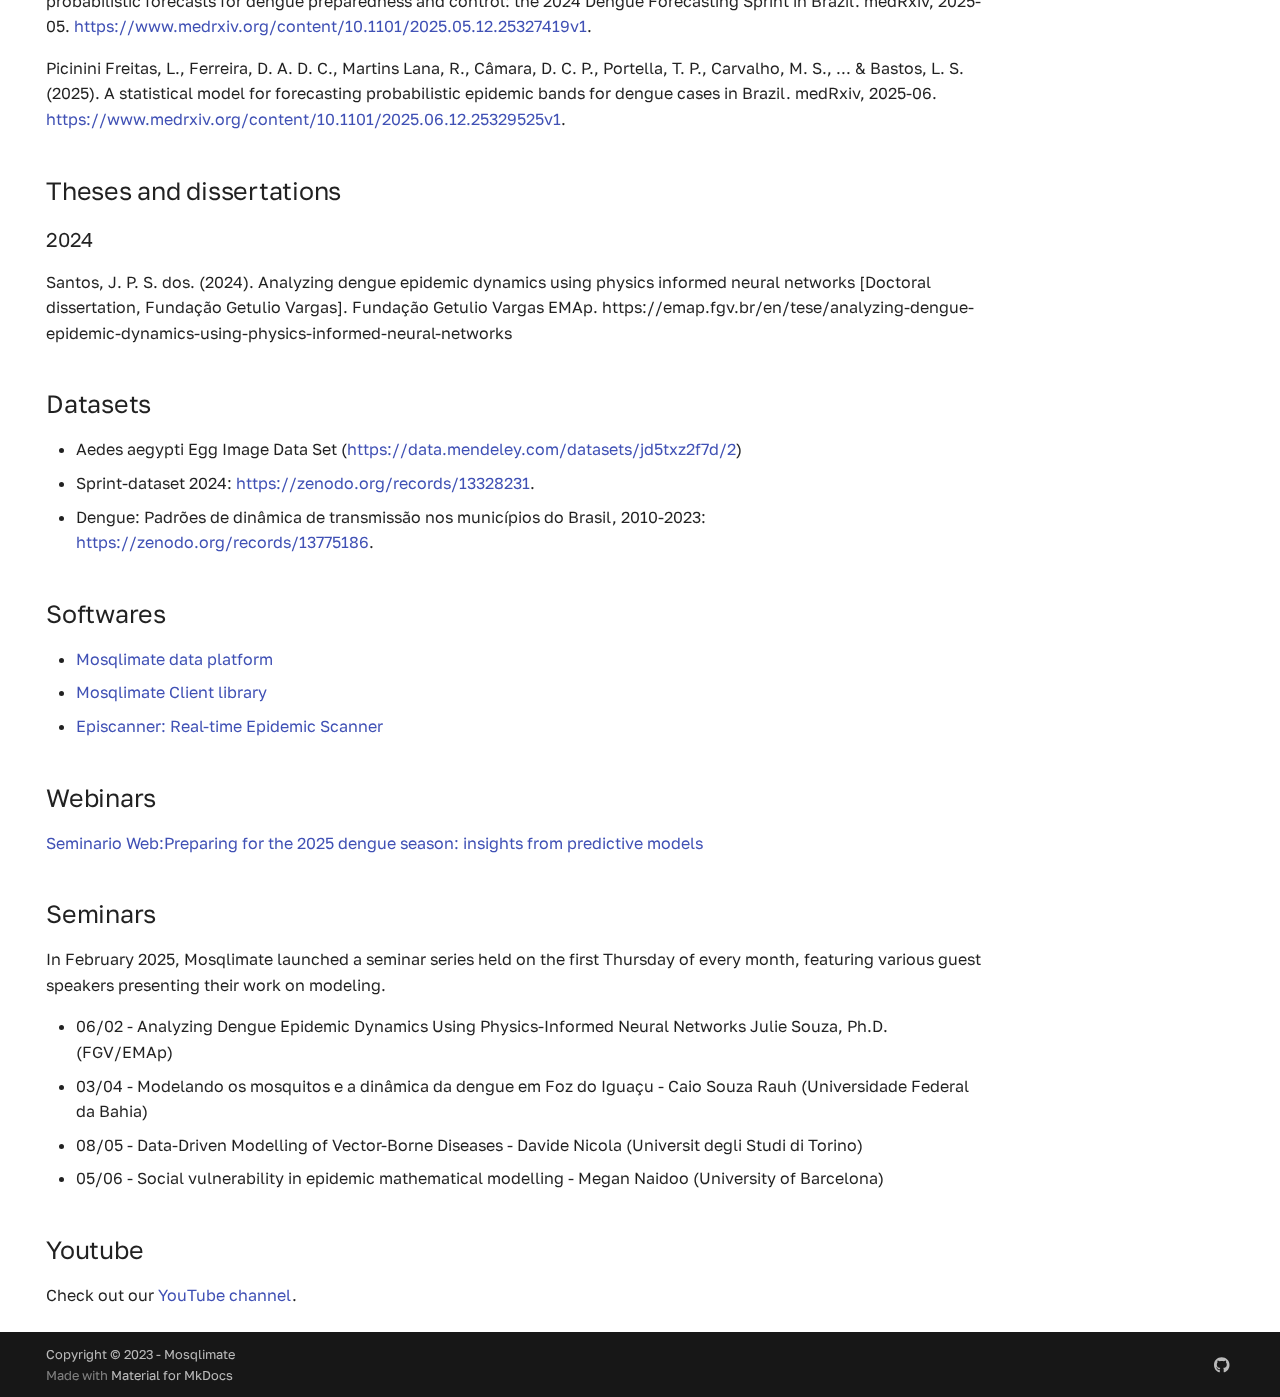
<file: products/index.html>
<!doctype html>
<html lang="en" class="no-js">
  <head>
    
      <meta charset="utf-8">
      <meta name="viewport" content="width=device-width,initial-scale=1">
      
      
      
      
        <link rel="prev" href="../team/">
      
      
      
      <link rel="icon" href="../assets/img/favicon.ico">
      <meta name="generator" content="mkdocs-1.6.1, mkdocs-material-9.6.14">
    
    
      
        <title>Products - Mosqlimate</title>
      
    
    
      <link rel="stylesheet" href="../assets/stylesheets/main.342714a4.min.css">
      
        
        <link rel="stylesheet" href="../assets/stylesheets/palette.06af60db.min.css">
      
      


    
    
      
    
    
      
        
        
        <link rel="preconnect" href="https://fonts.gstatic.com" crossorigin>
        <link rel="stylesheet" href="https://fonts.googleapis.com/css?family=Golos+Text:300,300i,400,400i,700,700i%7CUbuntu:400,400i,700,700i&display=fallback">
        <style>:root{--md-text-font:"Golos Text";--md-code-font:"Ubuntu"}</style>
      
    
    
      <link rel="stylesheet" href="../vendors/neoteroi-mkdocs.css">
    
      <link rel="stylesheet" href="../vendors/neoteroi-cards.css">
    
      <link rel="stylesheet" href="../css/custom.css">
    
    <script>__md_scope=new URL("..",location),__md_hash=e=>[...e].reduce(((e,_)=>(e<<5)-e+_.charCodeAt(0)),0),__md_get=(e,_=localStorage,t=__md_scope)=>JSON.parse(_.getItem(t.pathname+"."+e)),__md_set=(e,_,t=localStorage,a=__md_scope)=>{try{t.setItem(a.pathname+"."+e,JSON.stringify(_))}catch(e){}}</script>
    
      

    
    
    
  </head>
  
  
    
    
    
    
    
    <body dir="ltr" data-md-color-scheme="default" data-md-color-primary="white" data-md-color-accent="green">
  
    
    <input class="md-toggle" data-md-toggle="drawer" type="checkbox" id="__drawer" autocomplete="off">
    <input class="md-toggle" data-md-toggle="search" type="checkbox" id="__search" autocomplete="off">
    <label class="md-overlay" for="__drawer"></label>
    <div data-md-component="skip">
      
        
        <a href="#abstracts-published-in-conference-proceedings" class="md-skip">
          Skip to content
        </a>
      
    </div>
    <div data-md-component="announce">
      
    </div>
    
    
      

  

<header class="md-header md-header--shadow md-header--lifted" data-md-component="header">
  <nav class="md-header__inner md-grid" aria-label="Header">
    <a href=".." title="Mosqlimate" class="md-header__button md-logo" aria-label="Mosqlimate" data-md-component="logo">
      
  <img src="../assets/img/logo-medium.png" alt="logo">

    </a>
    <label class="md-header__button md-icon" for="__drawer">
      
      <svg xmlns="http://www.w3.org/2000/svg" viewBox="0 0 24 24"><path d="M3 6h18v2H3zm0 5h18v2H3zm0 5h18v2H3z"/></svg>
    </label>
    <div class="md-header__title" data-md-component="header-title">
      <div class="md-header__ellipsis">
        <div class="md-header__topic">
          <span class="md-ellipsis">
            Mosqlimate
          </span>
        </div>
        <div class="md-header__topic" data-md-component="header-topic">
          <span class="md-ellipsis">
            
              Products
            
          </span>
        </div>
      </div>
    </div>
    
      
    
    
    
      <div class="md-header__option">
  <div class="md-select">
    
    <button class="md-header__button md-icon" aria-label="Select language">
      <svg xmlns="http://www.w3.org/2000/svg" viewBox="0 0 24 24"><path d="m12.87 15.07-2.54-2.51.03-.03A17.5 17.5 0 0 0 14.07 6H17V4h-7V2H8v2H1v2h11.17C11.5 7.92 10.44 9.75 9 11.35 8.07 10.32 7.3 9.19 6.69 8h-2c.73 1.63 1.73 3.17 2.98 4.56l-5.09 5.02L4 19l5-5 3.11 3.11zM18.5 10h-2L12 22h2l1.12-3h4.75L21 22h2zm-2.62 7 1.62-4.33L19.12 17z"/></svg>
    </button>
    <div class="md-select__inner">
      <ul class="md-select__list">
        
          <li class="md-select__item">
            <a href="./" hreflang="en" class="md-select__link">
              English
            </a>
          </li>
        
          <li class="md-select__item">
            <a href="../pt/products/" hreflang="pt" class="md-select__link">
              Português
            </a>
          </li>
        
      </ul>
    </div>
  </div>
</div>
    
    
      
      
        <label class="md-header__button md-icon" for="__search">
          
          <svg xmlns="http://www.w3.org/2000/svg" viewBox="0 0 24 24"><path d="M9.5 3A6.5 6.5 0 0 1 16 9.5c0 1.61-.59 3.09-1.56 4.23l.27.27h.79l5 5-1.5 1.5-5-5v-.79l-.27-.27A6.52 6.52 0 0 1 9.5 16 6.5 6.5 0 0 1 3 9.5 6.5 6.5 0 0 1 9.5 3m0 2C7 5 5 7 5 9.5S7 14 9.5 14 14 12 14 9.5 12 5 9.5 5"/></svg>
        </label>
        <div class="md-search" data-md-component="search" role="dialog">
  <label class="md-search__overlay" for="__search"></label>
  <div class="md-search__inner" role="search">
    <form class="md-search__form" name="search">
      <input type="text" class="md-search__input" name="query" aria-label="Search" placeholder="Search" autocapitalize="off" autocorrect="off" autocomplete="off" spellcheck="false" data-md-component="search-query" required>
      <label class="md-search__icon md-icon" for="__search">
        
        <svg xmlns="http://www.w3.org/2000/svg" viewBox="0 0 24 24"><path d="M9.5 3A6.5 6.5 0 0 1 16 9.5c0 1.61-.59 3.09-1.56 4.23l.27.27h.79l5 5-1.5 1.5-5-5v-.79l-.27-.27A6.52 6.52 0 0 1 9.5 16 6.5 6.5 0 0 1 3 9.5 6.5 6.5 0 0 1 9.5 3m0 2C7 5 5 7 5 9.5S7 14 9.5 14 14 12 14 9.5 12 5 9.5 5"/></svg>
        
        <svg xmlns="http://www.w3.org/2000/svg" viewBox="0 0 24 24"><path d="M20 11v2H8l5.5 5.5-1.42 1.42L4.16 12l7.92-7.92L13.5 5.5 8 11z"/></svg>
      </label>
      <nav class="md-search__options" aria-label="Search">
        
        <button type="reset" class="md-search__icon md-icon" title="Clear" aria-label="Clear" tabindex="-1">
          
          <svg xmlns="http://www.w3.org/2000/svg" viewBox="0 0 24 24"><path d="M19 6.41 17.59 5 12 10.59 6.41 5 5 6.41 10.59 12 5 17.59 6.41 19 12 13.41 17.59 19 19 17.59 13.41 12z"/></svg>
        </button>
      </nav>
      
    </form>
    <div class="md-search__output">
      <div class="md-search__scrollwrap" tabindex="0" data-md-scrollfix>
        <div class="md-search-result" data-md-component="search-result">
          <div class="md-search-result__meta">
            Initializing search
          </div>
          <ol class="md-search-result__list" role="presentation"></ol>
        </div>
      </div>
    </div>
  </div>
</div>
      
    
    
  </nav>
  
    
      
<nav class="md-tabs" aria-label="Tabs" data-md-component="tabs">
  <div class="md-grid">
    <ul class="md-tabs__list">
      
        
  
  
  
  
    <li class="md-tabs__item">
      <a href=".." class="md-tabs__link">
        
  
  
    
  
  Home

      </a>
    </li>
  

      
        
  
  
  
  
    <li class="md-tabs__item">
      <a href="http://api.mosqlimate.org" class="md-tabs__link">
        
  
  
    
  
  Data Platform

      </a>
    </li>
  

      
        
  
  
  
  
    <li class="md-tabs__item">
      <a href="https://contaovos.dengue.mat.br/pt-br/" class="md-tabs__link">
        
  
  
    
  
  OviCounter

      </a>
    </li>
  

      
        
  
  
  
  
    <li class="md-tabs__item">
      <a href="../egg-dataset/" class="md-tabs__link">
        
  
  
    
  
  OviCounter Image Dataset

      </a>
    </li>
  

      
        
  
  
  
  
    <li class="md-tabs__item">
      <a href="../team/" class="md-tabs__link">
        
  
  
    
  
  Team

      </a>
    </li>
  

      
        
  
  
  
  
    <li class="md-tabs__item">
      <a href="../index.html#contact" class="md-tabs__link">
        
  
  
    
  
  Contact

      </a>
    </li>
  

      
        
  
  
  
    
  
  
    <li class="md-tabs__item md-tabs__item--active">
      <a href="./" class="md-tabs__link">
        
  
  
    
  
  Products

      </a>
    </li>
  

      
    </ul>
  </div>
</nav>
    
  
</header>
    
    <div class="md-container" data-md-component="container">
      
      
        
      
      <main class="md-main" data-md-component="main">
        <div class="md-main__inner md-grid">
          
            
              
                
              
              <div class="md-sidebar md-sidebar--primary" data-md-component="sidebar" data-md-type="navigation" hidden>
                <div class="md-sidebar__scrollwrap">
                  <div class="md-sidebar__inner">
                    


  


<nav class="md-nav md-nav--primary md-nav--lifted" aria-label="Navigation" data-md-level="0">
  <label class="md-nav__title" for="__drawer">
    <a href=".." title="Mosqlimate" class="md-nav__button md-logo" aria-label="Mosqlimate" data-md-component="logo">
      
  <img src="../assets/img/logo-medium.png" alt="logo">

    </a>
    Mosqlimate
  </label>
  
  <ul class="md-nav__list" data-md-scrollfix>
    
      
      
  
  
  
  
    <li class="md-nav__item">
      <a href=".." class="md-nav__link">
        
  
  
  <span class="md-ellipsis">
    Home
    
  </span>
  

      </a>
    </li>
  

    
      
      
  
  
  
  
    <li class="md-nav__item">
      <a href="http://api.mosqlimate.org" class="md-nav__link">
        
  
  
  <span class="md-ellipsis">
    Data Platform
    
  </span>
  

      </a>
    </li>
  

    
      
      
  
  
  
  
    <li class="md-nav__item">
      <a href="https://contaovos.dengue.mat.br/pt-br/" class="md-nav__link">
        
  
  
  <span class="md-ellipsis">
    OviCounter
    
  </span>
  

      </a>
    </li>
  

    
      
      
  
  
  
  
    <li class="md-nav__item">
      <a href="../egg-dataset/" class="md-nav__link">
        
  
  
  <span class="md-ellipsis">
    OviCounter Image Dataset
    
  </span>
  

      </a>
    </li>
  

    
      
      
  
  
  
  
    <li class="md-nav__item">
      <a href="../team/" class="md-nav__link">
        
  
  
  <span class="md-ellipsis">
    Team
    
  </span>
  

      </a>
    </li>
  

    
      
      
  
  
  
  
    <li class="md-nav__item">
      <a href="../index.html#contact" class="md-nav__link">
        
  
  
  <span class="md-ellipsis">
    Contact
    
  </span>
  

      </a>
    </li>
  

    
      
      
  
  
    
  
  
  
    <li class="md-nav__item md-nav__item--active">
      
      <input class="md-nav__toggle md-toggle" type="checkbox" id="__toc">
      
      
      
        <label class="md-nav__link md-nav__link--active" for="__toc">
          
  
  
  <span class="md-ellipsis">
    Products
    
  </span>
  

          <span class="md-nav__icon md-icon"></span>
        </label>
      
      <a href="./" class="md-nav__link md-nav__link--active">
        
  
  
  <span class="md-ellipsis">
    Products
    
  </span>
  

      </a>
      
        

<nav class="md-nav md-nav--secondary" aria-label="Table of contents">
  
  
  
  
    <label class="md-nav__title" for="__toc">
      <span class="md-nav__icon md-icon"></span>
      Table of contents
    </label>
    <ul class="md-nav__list" data-md-component="toc" data-md-scrollfix>
      
        <li class="md-nav__item">
  <a href="#abstracts-published-in-conference-proceedings" class="md-nav__link">
    <span class="md-ellipsis">
      Abstracts published in conference proceedings
    </span>
  </a>
  
    <nav class="md-nav" aria-label="Abstracts published in conference proceedings">
      <ul class="md-nav__list">
        
          <li class="md-nav__item">
  <a href="#2023" class="md-nav__link">
    <span class="md-ellipsis">
      2023
    </span>
  </a>
  
</li>
        
          <li class="md-nav__item">
  <a href="#2024" class="md-nav__link">
    <span class="md-ellipsis">
      2024
    </span>
  </a>
  
</li>
        
      </ul>
    </nav>
  
</li>
      
        <li class="md-nav__item">
  <a href="#publications" class="md-nav__link">
    <span class="md-ellipsis">
      Publications
    </span>
  </a>
  
    <nav class="md-nav" aria-label="Publications">
      <ul class="md-nav__list">
        
          <li class="md-nav__item">
  <a href="#2024_1" class="md-nav__link">
    <span class="md-ellipsis">
      2024
    </span>
  </a>
  
</li>
        
          <li class="md-nav__item">
  <a href="#2025" class="md-nav__link">
    <span class="md-ellipsis">
      2025
    </span>
  </a>
  
</li>
        
      </ul>
    </nav>
  
</li>
      
        <li class="md-nav__item">
  <a href="#preprints" class="md-nav__link">
    <span class="md-ellipsis">
      Preprints
    </span>
  </a>
  
    <nav class="md-nav" aria-label="Preprints">
      <ul class="md-nav__list">
        
          <li class="md-nav__item">
  <a href="#2024_2" class="md-nav__link">
    <span class="md-ellipsis">
      2024
    </span>
  </a>
  
</li>
        
          <li class="md-nav__item">
  <a href="#2025_1" class="md-nav__link">
    <span class="md-ellipsis">
      2025
    </span>
  </a>
  
</li>
        
      </ul>
    </nav>
  
</li>
      
        <li class="md-nav__item">
  <a href="#theses-and-dissertations" class="md-nav__link">
    <span class="md-ellipsis">
      Theses and dissertations
    </span>
  </a>
  
    <nav class="md-nav" aria-label="Theses and dissertations">
      <ul class="md-nav__list">
        
          <li class="md-nav__item">
  <a href="#2024_3" class="md-nav__link">
    <span class="md-ellipsis">
      2024
    </span>
  </a>
  
</li>
        
      </ul>
    </nav>
  
</li>
      
        <li class="md-nav__item">
  <a href="#datasets" class="md-nav__link">
    <span class="md-ellipsis">
      Datasets
    </span>
  </a>
  
</li>
      
        <li class="md-nav__item">
  <a href="#softwares" class="md-nav__link">
    <span class="md-ellipsis">
      Softwares
    </span>
  </a>
  
</li>
      
        <li class="md-nav__item">
  <a href="#webinars" class="md-nav__link">
    <span class="md-ellipsis">
      Webinars
    </span>
  </a>
  
</li>
      
        <li class="md-nav__item">
  <a href="#seminars" class="md-nav__link">
    <span class="md-ellipsis">
      Seminars
    </span>
  </a>
  
</li>
      
        <li class="md-nav__item">
  <a href="#youtube" class="md-nav__link">
    <span class="md-ellipsis">
      Youtube
    </span>
  </a>
  
</li>
      
    </ul>
  
</nav>
      
    </li>
  

    
  </ul>
</nav>
                  </div>
                </div>
              </div>
            
            
              
                
              
              <div class="md-sidebar md-sidebar--secondary" data-md-component="sidebar" data-md-type="toc" >
                <div class="md-sidebar__scrollwrap">
                  <div class="md-sidebar__inner">
                    

<nav class="md-nav md-nav--secondary" aria-label="Table of contents">
  
  
  
  
    <label class="md-nav__title" for="__toc">
      <span class="md-nav__icon md-icon"></span>
      Table of contents
    </label>
    <ul class="md-nav__list" data-md-component="toc" data-md-scrollfix>
      
        <li class="md-nav__item">
  <a href="#abstracts-published-in-conference-proceedings" class="md-nav__link">
    <span class="md-ellipsis">
      Abstracts published in conference proceedings
    </span>
  </a>
  
    <nav class="md-nav" aria-label="Abstracts published in conference proceedings">
      <ul class="md-nav__list">
        
          <li class="md-nav__item">
  <a href="#2023" class="md-nav__link">
    <span class="md-ellipsis">
      2023
    </span>
  </a>
  
</li>
        
          <li class="md-nav__item">
  <a href="#2024" class="md-nav__link">
    <span class="md-ellipsis">
      2024
    </span>
  </a>
  
</li>
        
      </ul>
    </nav>
  
</li>
      
        <li class="md-nav__item">
  <a href="#publications" class="md-nav__link">
    <span class="md-ellipsis">
      Publications
    </span>
  </a>
  
    <nav class="md-nav" aria-label="Publications">
      <ul class="md-nav__list">
        
          <li class="md-nav__item">
  <a href="#2024_1" class="md-nav__link">
    <span class="md-ellipsis">
      2024
    </span>
  </a>
  
</li>
        
          <li class="md-nav__item">
  <a href="#2025" class="md-nav__link">
    <span class="md-ellipsis">
      2025
    </span>
  </a>
  
</li>
        
      </ul>
    </nav>
  
</li>
      
        <li class="md-nav__item">
  <a href="#preprints" class="md-nav__link">
    <span class="md-ellipsis">
      Preprints
    </span>
  </a>
  
    <nav class="md-nav" aria-label="Preprints">
      <ul class="md-nav__list">
        
          <li class="md-nav__item">
  <a href="#2024_2" class="md-nav__link">
    <span class="md-ellipsis">
      2024
    </span>
  </a>
  
</li>
        
          <li class="md-nav__item">
  <a href="#2025_1" class="md-nav__link">
    <span class="md-ellipsis">
      2025
    </span>
  </a>
  
</li>
        
      </ul>
    </nav>
  
</li>
      
        <li class="md-nav__item">
  <a href="#theses-and-dissertations" class="md-nav__link">
    <span class="md-ellipsis">
      Theses and dissertations
    </span>
  </a>
  
    <nav class="md-nav" aria-label="Theses and dissertations">
      <ul class="md-nav__list">
        
          <li class="md-nav__item">
  <a href="#2024_3" class="md-nav__link">
    <span class="md-ellipsis">
      2024
    </span>
  </a>
  
</li>
        
      </ul>
    </nav>
  
</li>
      
        <li class="md-nav__item">
  <a href="#datasets" class="md-nav__link">
    <span class="md-ellipsis">
      Datasets
    </span>
  </a>
  
</li>
      
        <li class="md-nav__item">
  <a href="#softwares" class="md-nav__link">
    <span class="md-ellipsis">
      Softwares
    </span>
  </a>
  
</li>
      
        <li class="md-nav__item">
  <a href="#webinars" class="md-nav__link">
    <span class="md-ellipsis">
      Webinars
    </span>
  </a>
  
</li>
      
        <li class="md-nav__item">
  <a href="#seminars" class="md-nav__link">
    <span class="md-ellipsis">
      Seminars
    </span>
  </a>
  
</li>
      
        <li class="md-nav__item">
  <a href="#youtube" class="md-nav__link">
    <span class="md-ellipsis">
      Youtube
    </span>
  </a>
  
</li>
      
    </ul>
  
</nav>
                  </div>
                </div>
              </div>
            
          
          
            <div class="md-content" data-md-component="content">
              <article class="md-content__inner md-typeset">
                
                  
  




  <h1>Products</h1>

<h2 id="abstracts-published-in-conference-proceedings">Abstracts published in conference proceedings</h2>
<h3 id="2023">2023</h3>
<p>ARAUJO, E. C.; COELHO, FLÁVIO CODEÇO . Evaluating transfer learning for forecasting chikungunya cases. In: XLII CNMAC, 2023, Bonito - MS. Proceeding Series of the Brazilian Society of Computational and Applied Mathematics, 2023. v. 10.</p>
<p>ARAUJO, E. C.; COELHO, FLÁVIO CODEÇO . Forecasting dengue burden using machine learning. In: E-Vigilância 2023, 2023, Rio de Janeiro. Livro de Resumos, 2023.</p>
<h3 id="2024">2024</h3>
<p>ALMEIDA, I. F.; LANA, R. M. ; COELHO, F. C. ; CODECO, C. T. . PERFIS DE TRANSMISSÃO DE DENGUE: ANÁLISE DOS MUNICÍPIOS BRASILEIROS (2010-2022). In: 12° Congresso Brasileiro de Epidemiologia, 2024, Rio de Janeiro. Anais do 12º Congresso Brasileiro de Epidemiologia - Vol.3, 2024.</p>
<p>ARAUJO, E. C.; CARVALHO, L. M. ; VACARO, L. B. ; BASTOS, M. M. ; BASTOS, L. S. ; LANA, R. M. ; CODECO, C. T. ; ALMEIDA, I. F. ; FREITAS, L. P. ; SEGUNDO, Z. R. C. ; COELHO, F. C. . MOSQLIMATE: A PLATFORM FOR COMPARING ARBOVIRAL DISEASES FORECASTING MODELS. In: 12° Congresso Brasileiro de Epidemiologia, 2024, Rio de Janeiro. Anais do 12º Congresso Brasileiro de Epidemiologia - Vol.3, 2024.</p>
<p>SEGUNDO, Zuilho Rodrigues Castro , 2025, MODELOS DE DECISÃO PARA TESTAGEM DE CASOS SUSPEITOS DE ARBOVIROSES POR RL. In: 12° Congresso Brasileiro de Epidemiologia, 2024, Rio de Janeiro. Anais do 12º Congresso Brasileiro de Epidemiologia - Vol.3, 2024.</p>
<h2 id="publications">Publications</h2>
<h3 id="2024_1">2024</h3>
<p>Magalhaes, T., Coelho, F. C., Souza, W. V., Viana, I. F., Jaenisch, T., Marques, E. T., ... &amp; Braga, C. (2024). Effect of Sexual Partnerships on Zika Virus Transmission in Virus-Endemic Region, Northeast Brazil. Emerging Infectious Diseases, 30(12), 2559. <a href="https://doi.org/10.3201/eid3012.231733">https://doi.org/10.3201/eid3012.231733</a>.</p>
<h3 id="2025">2025</h3>
<p>Araujo, E. C., Codeço, C. T., Loch, S., Vacaro, L. B., Freitas, L. P., Lana, R. M., ... &amp; Coelho, F. C. (2025). Large-scale epidemiological modelling: scanning for mosquito-borne diseases spatio-temporal patterns in Brazil. Royal Society Open Science, 12(5), 241261. <a href="https://doi.org/10.1098/rsos.241261">https://doi.org/10.1098/rsos.241261</a>.</p>
<h2 id="preprints">Preprints</h2>
<h3 id="2024_2">2024</h3>
<p>Ganem, F., Vacaro, L. B., Araujo, E. C., Alves, L. D., Bastos, L., Carvalho, L. M., ... &amp; Coelho, F. C. (2024). Mosqlimate: a platform to providing automatable access to data and forecasting models for arbovirus disease. arXiv preprint arXiv:2410.18945. <a href="https://arxiv.org/abs/2410.18945">https://arxiv.org/abs/2410.18945</a>.</p>
<p>Bastos, M. M., Carvalho, L. M., Araujo, E. C., &amp; Coelho, F. C. (2024). Long-term predictive models for mosquito borne diseases: a narrative review. arXiv preprint arXiv:2411.13680. <a href="https://doi.org/10.48550/arXiv.2411.13680">https://doi.org/10.48550/arXiv.2411.13680</a>.</p>
<h3 id="2025_1">2025</h3>
<p>Araujo, E. C., Carvalho, L. M., Ganem, F., Vacaro, L. B., Bastos, L. S., Freitas, L. P., ... &amp; Coelho, F. C. (2025). Leveraging probabilistic forecasts for dengue preparedness and control: the 2024 Dengue Forecasting Sprint in Brazil. medRxiv, 2025-05. <a href="https://www.medrxiv.org/content/10.1101/2025.05.12.25327419v1">https://www.medrxiv.org/content/10.1101/2025.05.12.25327419v1</a>.</p>
<p>Picinini Freitas, L., Ferreira, D. A. D. C., Martins Lana, R., Câmara, D. C. P., Portella, T. P., Carvalho, M. S., ... &amp; Bastos, L. S. (2025). A statistical model for forecasting probabilistic epidemic bands for dengue cases in Brazil. medRxiv, 2025-06. <a href="https://www.medrxiv.org/content/10.1101/2025.06.12.25329525v1">https://www.medrxiv.org/content/10.1101/2025.06.12.25329525v1</a>.</p>
<h2 id="theses-and-dissertations">Theses and dissertations</h2>
<h3 id="2024_3">2024</h3>
<p>Santos, J. P. S. dos. (2024). Analyzing dengue epidemic dynamics using physics informed neural networks [Doctoral dissertation, Fundação Getulio Vargas]. Fundação Getulio Vargas EMAp. https://emap.fgv.br/en/tese/analyzing-dengue-epidemic-dynamics-using-physics-informed-neural-networks</p>
<h2 id="datasets">Datasets</h2>
<ul>
<li>Aedes aegypti Egg Image Data Set (<a href="https://data.mendeley.com/datasets/jd5txz2f7d/2">https://data.mendeley.com/datasets/jd5txz2f7d/2</a>)</li>
<li>Sprint-dataset 2024: <a href="https://zenodo.org/records/13328231">https://zenodo.org/records/13328231</a>.</li>
<li>Dengue: Padrões de dinâmica de transmissão nos municípios do Brasil, 2010-2023: <a href="https://zenodo.org/records/13775186">https://zenodo.org/records/13775186</a>.</li>
</ul>
<h2 id="softwares">Softwares</h2>
<ul>
<li><a href="https://api.mosqlimate.org/">Mosqlimate data platform</a></li>
<li><a href="https://zenodo.org/records/15270486">Mosqlimate Client library</a></li>
<li><a href="https://info.dengue.mat.br/epi-scanner/">Episcanner: Real-time Epidemic Scanner</a> </li>
</ul>
<h2 id="webinars">Webinars</h2>
<p><a href="https://lac.tghn.org/actividades-y-eventos/webinarios-lac/dengue-predictive-models/">Seminario Web:Preparing for the 2025 dengue season: insights from predictive models</a></p>
<h2 id="seminars">Seminars</h2>
<p>In February 2025, Mosqlimate launched a seminar series held on the first Thursday of every month, featuring various guest speakers presenting their work on modeling.</p>
<ul>
<li>06/02 - Analyzing Dengue Epidemic Dynamics Using Physics-Informed Neural Networks Julie Souza, Ph.D. (FGV/EMAp)</li>
<li>03/04 - Modelando os mosquitos e a dinâmica da dengue em Foz do Iguaçu - Caio Souza Rauh (Universidade Federal da Bahia)</li>
<li>08/05 - Data-Driven Modelling of Vector-Borne Diseases - Davide Nicola (Universit degli Studi di Torino)</li>
<li>05/06 - Social vulnerability in epidemic mathematical modelling - Megan Naidoo (University of Barcelona)</li>
</ul>
<h2 id="youtube">Youtube</h2>
<p>Check out our <a href="https://www.youtube.com/@Mosqlimate">YouTube channel</a>.</p>







  
  




  



                
              </article>
            </div>
          
          
<script>var target=document.getElementById(location.hash.slice(1));target&&target.name&&(target.checked=target.name.startsWith("__tabbed_"))</script>
        </div>
        
      </main>
      
        <footer class="md-footer">
  
  <div class="md-footer-meta md-typeset">
    <div class="md-footer-meta__inner md-grid">
      <div class="md-copyright">
  
    <div class="md-copyright__highlight">
      Copyright &copy; 2023 -  Mosqlimate
    </div>
  
  
    Made with
    <a href="https://squidfunk.github.io/mkdocs-material/" target="_blank" rel="noopener">
      Material for MkDocs
    </a>
  
</div>
      
        <div class="md-social">
  
    
    
    
    
    <a href="https://github.com/Mosqlimate-project/" target="_blank" rel="noopener" title="Mosqlimate Project" class="md-social__link">
      <svg xmlns="http://www.w3.org/2000/svg" viewBox="0 0 496 512"><!--! Font Awesome Free 6.7.2 by @fontawesome - https://fontawesome.com License - https://fontawesome.com/license/free (Icons: CC BY 4.0, Fonts: SIL OFL 1.1, Code: MIT License) Copyright 2024 Fonticons, Inc.--><path d="M165.9 397.4c0 2-2.3 3.6-5.2 3.6-3.3.3-5.6-1.3-5.6-3.6 0-2 2.3-3.6 5.2-3.6 3-.3 5.6 1.3 5.6 3.6m-31.1-4.5c-.7 2 1.3 4.3 4.3 4.9 2.6 1 5.6 0 6.2-2s-1.3-4.3-4.3-5.2c-2.6-.7-5.5.3-6.2 2.3m44.2-1.7c-2.9.7-4.9 2.6-4.6 4.9.3 2 2.9 3.3 5.9 2.6 2.9-.7 4.9-2.6 4.6-4.6-.3-1.9-3-3.2-5.9-2.9M244.8 8C106.1 8 0 113.3 0 252c0 110.9 69.8 205.8 169.5 239.2 12.8 2.3 17.3-5.6 17.3-12.1 0-6.2-.3-40.4-.3-61.4 0 0-70 15-84.7-29.8 0 0-11.4-29.1-27.8-36.6 0 0-22.9-15.7 1.6-15.4 0 0 24.9 2 38.6 25.8 21.9 38.6 58.6 27.5 72.9 20.9 2.3-16 8.8-27.1 16-33.7-55.9-6.2-112.3-14.3-112.3-110.5 0-27.5 7.6-41.3 23.6-58.9-2.6-6.5-11.1-33.3 2.6-67.9 20.9-6.5 69 27 69 27 20-5.6 41.5-8.5 62.8-8.5s42.8 2.9 62.8 8.5c0 0 48.1-33.6 69-27 13.7 34.7 5.2 61.4 2.6 67.9 16 17.7 25.8 31.5 25.8 58.9 0 96.5-58.9 104.2-114.8 110.5 9.2 7.9 17 22.9 17 46.4 0 33.7-.3 75.4-.3 83.6 0 6.5 4.6 14.4 17.3 12.1C428.2 457.8 496 362.9 496 252 496 113.3 383.5 8 244.8 8M97.2 352.9c-1.3 1-1 3.3.7 5.2 1.6 1.6 3.9 2.3 5.2 1 1.3-1 1-3.3-.7-5.2-1.6-1.6-3.9-2.3-5.2-1m-10.8-8.1c-.7 1.3.3 2.9 2.3 3.9 1.6 1 3.6.7 4.3-.7.7-1.3-.3-2.9-2.3-3.9-2-.6-3.6-.3-4.3.7m32.4 35.6c-1.6 1.3-1 4.3 1.3 6.2 2.3 2.3 5.2 2.6 6.5 1 1.3-1.3.7-4.3-1.3-6.2-2.2-2.3-5.2-2.6-6.5-1m-11.4-14.7c-1.6 1-1.6 3.6 0 5.9s4.3 3.3 5.6 2.3c1.6-1.3 1.6-3.9 0-6.2-1.4-2.3-4-3.3-5.6-2"/></svg>
    </a>
  
</div>
      
    </div>
  </div>
</footer>
      
    </div>
    <div class="md-dialog" data-md-component="dialog">
      <div class="md-dialog__inner md-typeset"></div>
    </div>
    
    
    
      
      <script id="__config" type="application/json">{"base": "..", "features": ["tabs", "navigation.tabs", "navigation.tabs.sticky", "navigation.tracking", "navigation.instant", "navigation.instant.prefetch"], "search": "../assets/javascripts/workers/search.d50fe291.min.js", "tags": null, "translations": {"clipboard.copied": "Copied to clipboard", "clipboard.copy": "Copy to clipboard", "search.result.more.one": "1 more on this page", "search.result.more.other": "# more on this page", "search.result.none": "No matching documents", "search.result.one": "1 matching document", "search.result.other": "# matching documents", "search.result.placeholder": "Type to start searching", "search.result.term.missing": "Missing", "select.version": "Select version"}, "version": null}</script>
    
    
      <script src="../assets/javascripts/bundle.13a4f30d.min.js"></script>
      
    
  </body>
</html>
</file>
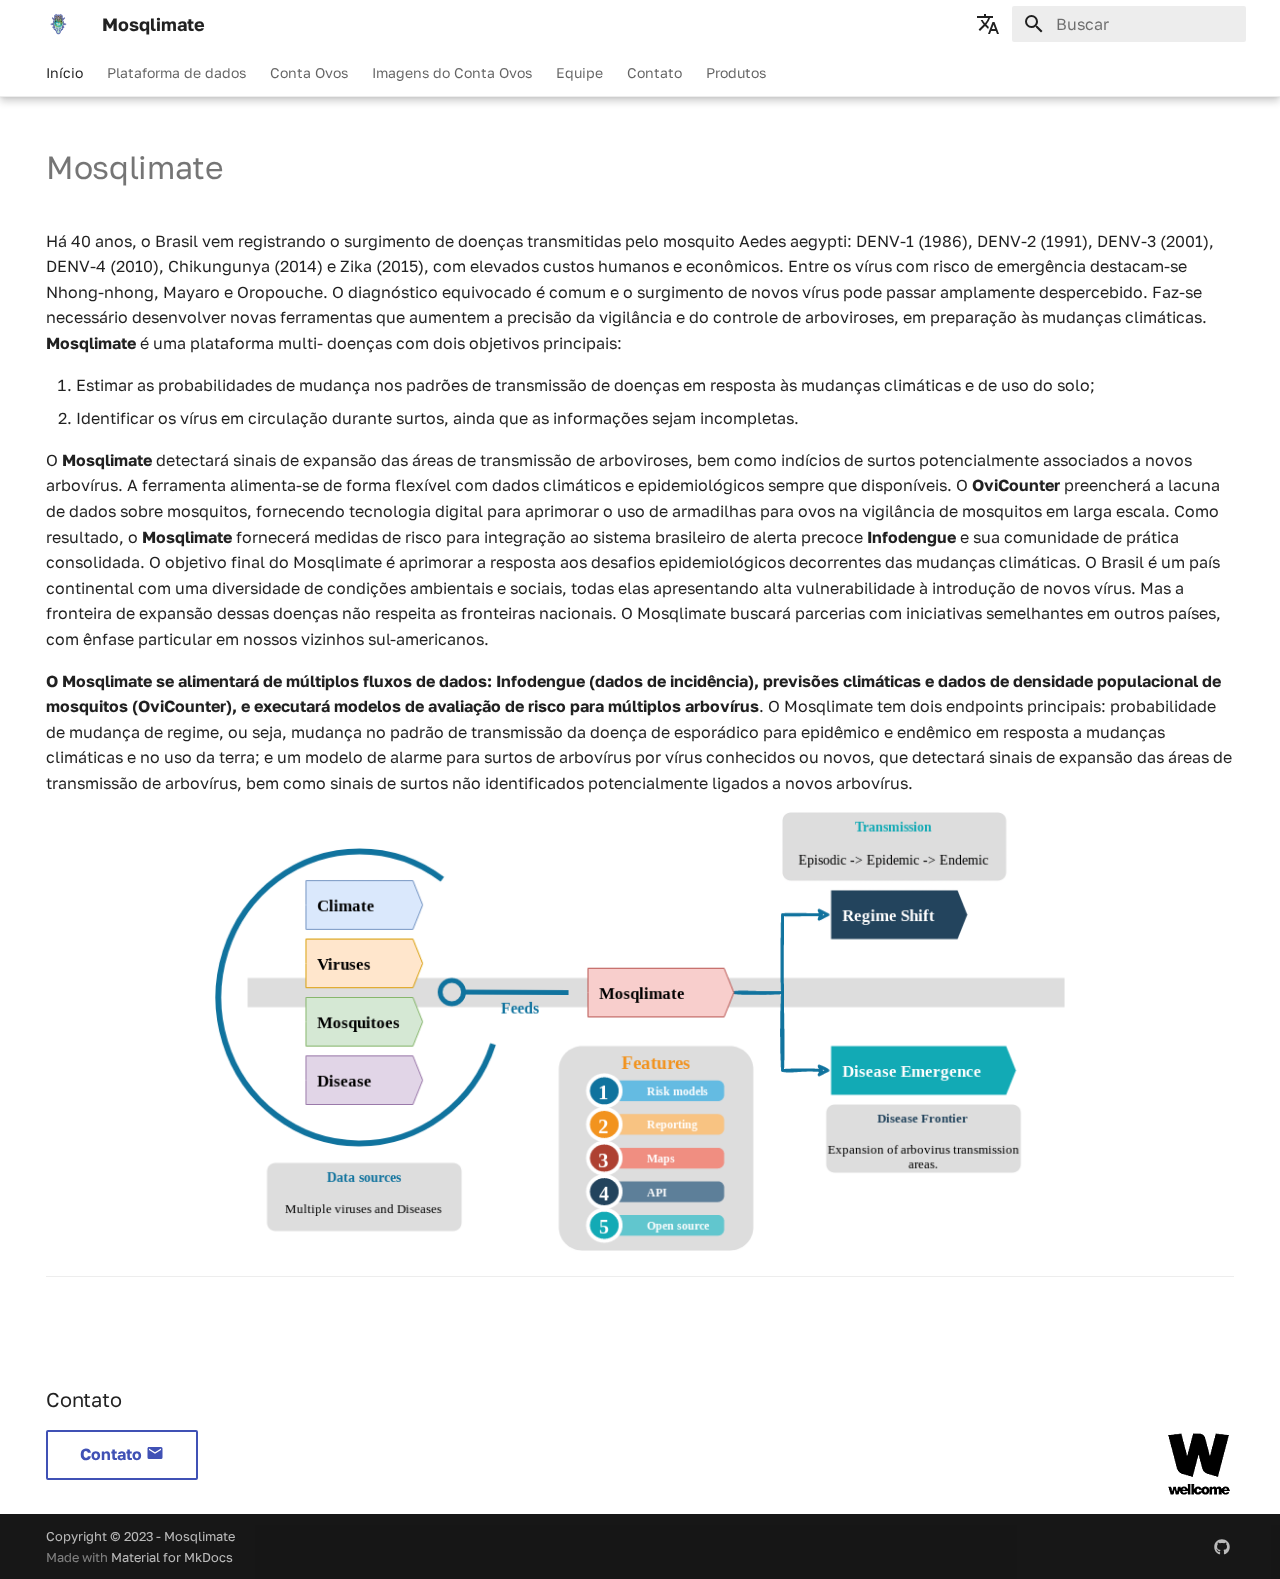
<file: pt/index.html>
<!doctype html>
<html lang="pt" class="no-js">
  <head>
    
      <meta charset="utf-8">
      <meta name="viewport" content="width=device-width,initial-scale=1">
      
      
      
      
      
        <link rel="next" href="egg-dataset/">
      
      
      <link rel="icon" href="../assets/img/favicon.ico">
      <meta name="generator" content="mkdocs-1.6.1, mkdocs-material-9.6.16">
    
    
      
        <title>Início - Mosqlimate</title>
      
    
    
      <link rel="stylesheet" href="../assets/stylesheets/main.7e37652d.min.css">
      
        
        <link rel="stylesheet" href="../assets/stylesheets/palette.06af60db.min.css">
      
      


    
    
      
    
    
      
        
        
        <link rel="preconnect" href="https://fonts.gstatic.com" crossorigin>
        <link rel="stylesheet" href="https://fonts.googleapis.com/css?family=Golos+Text:300,300i,400,400i,700,700i%7CUbuntu:400,400i,700,700i&display=fallback">
        <style>:root{--md-text-font:"Golos Text";--md-code-font:"Ubuntu"}</style>
      
    
    
      <link rel="stylesheet" href="../vendors/neoteroi-mkdocs.css">
    
      <link rel="stylesheet" href="../vendors/neoteroi-cards.css">
    
      <link rel="stylesheet" href="../css/custom.css">
    
    <script>__md_scope=new URL("..",location),__md_hash=e=>[...e].reduce(((e,_)=>(e<<5)-e+_.charCodeAt(0)),0),__md_get=(e,_=localStorage,t=__md_scope)=>JSON.parse(_.getItem(t.pathname+"."+e)),__md_set=(e,_,t=localStorage,a=__md_scope)=>{try{t.setItem(a.pathname+"."+e,JSON.stringify(_))}catch(e){}}</script>
    
      

    
    
    
  </head>
  
  
    
    
    
    
    
    <body dir="ltr" data-md-color-scheme="default" data-md-color-primary="white" data-md-color-accent="green">
  
    
    <input class="md-toggle" data-md-toggle="drawer" type="checkbox" id="__drawer" autocomplete="off">
    <input class="md-toggle" data-md-toggle="search" type="checkbox" id="__search" autocomplete="off">
    <label class="md-overlay" for="__drawer"></label>
    <div data-md-component="skip">
      
        
        <a href="#mosqlimate" class="md-skip">
          Ir para o conteúdo
        </a>
      
    </div>
    <div data-md-component="announce">
      
    </div>
    
    
      

  

<header class="md-header md-header--shadow md-header--lifted" data-md-component="header">
  <nav class="md-header__inner md-grid" aria-label="Cabeçalho">
    <a href="./" title="Mosqlimate" class="md-header__button md-logo" aria-label="Mosqlimate" data-md-component="logo">
      
  <img src="../assets/img/logo-medium.png" alt="logo">

    </a>
    <label class="md-header__button md-icon" for="__drawer">
      
      <svg xmlns="http://www.w3.org/2000/svg" viewBox="0 0 24 24"><path d="M3 6h18v2H3zm0 5h18v2H3zm0 5h18v2H3z"/></svg>
    </label>
    <div class="md-header__title" data-md-component="header-title">
      <div class="md-header__ellipsis">
        <div class="md-header__topic">
          <span class="md-ellipsis">
            Mosqlimate
          </span>
        </div>
        <div class="md-header__topic" data-md-component="header-topic">
          <span class="md-ellipsis">
            
              Início
            
          </span>
        </div>
      </div>
    </div>
    
      
    
    
    
      <div class="md-header__option">
  <div class="md-select">
    
    <button class="md-header__button md-icon" aria-label="Selecione o idioma">
      <svg xmlns="http://www.w3.org/2000/svg" viewBox="0 0 24 24"><path d="m12.87 15.07-2.54-2.51.03-.03A17.5 17.5 0 0 0 14.07 6H17V4h-7V2H8v2H1v2h11.17C11.5 7.92 10.44 9.75 9 11.35 8.07 10.32 7.3 9.19 6.69 8h-2c.73 1.63 1.73 3.17 2.98 4.56l-5.09 5.02L4 19l5-5 3.11 3.11zM18.5 10h-2L12 22h2l1.12-3h4.75L21 22h2zm-2.62 7 1.62-4.33L19.12 17z"/></svg>
    </button>
    <div class="md-select__inner">
      <ul class="md-select__list">
        
          <li class="md-select__item">
            <a href="/" hreflang="en" class="md-select__link">
              English
            </a>
          </li>
        
          <li class="md-select__item">
            <a href="/pt/" hreflang="pt" class="md-select__link">
              Português
            </a>
          </li>
        
      </ul>
    </div>
  </div>
</div>
    
    
      
      
        <label class="md-header__button md-icon" for="__search">
          
          <svg xmlns="http://www.w3.org/2000/svg" viewBox="0 0 24 24"><path d="M9.5 3A6.5 6.5 0 0 1 16 9.5c0 1.61-.59 3.09-1.56 4.23l.27.27h.79l5 5-1.5 1.5-5-5v-.79l-.27-.27A6.52 6.52 0 0 1 9.5 16 6.5 6.5 0 0 1 3 9.5 6.5 6.5 0 0 1 9.5 3m0 2C7 5 5 7 5 9.5S7 14 9.5 14 14 12 14 9.5 12 5 9.5 5"/></svg>
        </label>
        <div class="md-search" data-md-component="search" role="dialog">
  <label class="md-search__overlay" for="__search"></label>
  <div class="md-search__inner" role="search">
    <form class="md-search__form" name="search">
      <input type="text" class="md-search__input" name="query" aria-label="Buscar" placeholder="Buscar" autocapitalize="off" autocorrect="off" autocomplete="off" spellcheck="false" data-md-component="search-query" required>
      <label class="md-search__icon md-icon" for="__search">
        
        <svg xmlns="http://www.w3.org/2000/svg" viewBox="0 0 24 24"><path d="M9.5 3A6.5 6.5 0 0 1 16 9.5c0 1.61-.59 3.09-1.56 4.23l.27.27h.79l5 5-1.5 1.5-5-5v-.79l-.27-.27A6.52 6.52 0 0 1 9.5 16 6.5 6.5 0 0 1 3 9.5 6.5 6.5 0 0 1 9.5 3m0 2C7 5 5 7 5 9.5S7 14 9.5 14 14 12 14 9.5 12 5 9.5 5"/></svg>
        
        <svg xmlns="http://www.w3.org/2000/svg" viewBox="0 0 24 24"><path d="M20 11v2H8l5.5 5.5-1.42 1.42L4.16 12l7.92-7.92L13.5 5.5 8 11z"/></svg>
      </label>
      <nav class="md-search__options" aria-label="Pesquisar">
        
        <button type="reset" class="md-search__icon md-icon" title="Limpar" aria-label="Limpar" tabindex="-1">
          
          <svg xmlns="http://www.w3.org/2000/svg" viewBox="0 0 24 24"><path d="M19 6.41 17.59 5 12 10.59 6.41 5 5 6.41 10.59 12 5 17.59 6.41 19 12 13.41 17.59 19 19 17.59 13.41 12z"/></svg>
        </button>
      </nav>
      
    </form>
    <div class="md-search__output">
      <div class="md-search__scrollwrap" tabindex="0" data-md-scrollfix>
        <div class="md-search-result" data-md-component="search-result">
          <div class="md-search-result__meta">
            Inicializando a pesquisa
          </div>
          <ol class="md-search-result__list" role="presentation"></ol>
        </div>
      </div>
    </div>
  </div>
</div>
      
    
    
  </nav>
  
    
      
<nav class="md-tabs" aria-label="Abas" data-md-component="tabs">
  <div class="md-grid">
    <ul class="md-tabs__list">
      
        
  
  
  
    
  
  
    <li class="md-tabs__item md-tabs__item--active">
      <a href="./" class="md-tabs__link">
        
  
  
    
  
  Início

      </a>
    </li>
  

      
        
  
  
  
  
    <li class="md-tabs__item">
      <a href="http://api.mosqlimate.org" class="md-tabs__link">
        
  
  
    
  
  Plataforma de dados

      </a>
    </li>
  

      
        
  
  
  
  
    <li class="md-tabs__item">
      <a href="https://contaovos.dengue.mat.br/pt-br/" class="md-tabs__link">
        
  
  
    
  
  Conta Ovos

      </a>
    </li>
  

      
        
  
  
  
  
    <li class="md-tabs__item">
      <a href="egg-dataset/" class="md-tabs__link">
        
  
  
    
  
  Imagens do Conta Ovos

      </a>
    </li>
  

      
        
  
  
  
  
    <li class="md-tabs__item">
      <a href="team/" class="md-tabs__link">
        
  
  
    
  
  Equipe

      </a>
    </li>
  

      
        
  
  
  
  
    <li class="md-tabs__item">
      <a href="../index.html#contact" class="md-tabs__link">
        
  
  
    
  
  Contato

      </a>
    </li>
  

      
        
  
  
  
  
    <li class="md-tabs__item">
      <a href="products/" class="md-tabs__link">
        
  
  
    
  
  Produtos

      </a>
    </li>
  

      
    </ul>
  </div>
</nav>
    
  
</header>
    
    <div class="md-container" data-md-component="container">
      
      
        
      
      <main class="md-main" data-md-component="main">
        <div class="md-main__inner md-grid">
          
            
              
                
              
              <div class="md-sidebar md-sidebar--primary" data-md-component="sidebar" data-md-type="navigation" hidden>
                <div class="md-sidebar__scrollwrap">
                  <div class="md-sidebar__inner">
                    


  


<nav class="md-nav md-nav--primary md-nav--lifted" aria-label="Navegação" data-md-level="0">
  <label class="md-nav__title" for="__drawer">
    <a href="./" title="Mosqlimate" class="md-nav__button md-logo" aria-label="Mosqlimate" data-md-component="logo">
      
  <img src="../assets/img/logo-medium.png" alt="logo">

    </a>
    Mosqlimate
  </label>
  
  <ul class="md-nav__list" data-md-scrollfix>
    
      
      
  
  
    
  
  
  
    <li class="md-nav__item md-nav__item--active">
      
      <input class="md-nav__toggle md-toggle" type="checkbox" id="__toc">
      
      
        
      
      
        <label class="md-nav__link md-nav__link--active" for="__toc">
          
  
  
  <span class="md-ellipsis">
    Início
    
  </span>
  

          <span class="md-nav__icon md-icon"></span>
        </label>
      
      <a href="./" class="md-nav__link md-nav__link--active">
        
  
  
  <span class="md-ellipsis">
    Início
    
  </span>
  

      </a>
      
        

<nav class="md-nav md-nav--secondary" aria-label="Índice">
  
  
  
    
  
  
    <label class="md-nav__title" for="__toc">
      <span class="md-nav__icon md-icon"></span>
      Índice
    </label>
    <ul class="md-nav__list" data-md-component="toc" data-md-scrollfix>
      
        <li class="md-nav__item">
  <a href="#contato" class="md-nav__link">
    <span class="md-ellipsis">
      Contato
    </span>
  </a>
  
</li>
      
    </ul>
  
</nav>
      
    </li>
  

    
      
      
  
  
  
  
    <li class="md-nav__item">
      <a href="http://api.mosqlimate.org" class="md-nav__link">
        
  
  
  <span class="md-ellipsis">
    Plataforma de dados
    
  </span>
  

      </a>
    </li>
  

    
      
      
  
  
  
  
    <li class="md-nav__item">
      <a href="https://contaovos.dengue.mat.br/pt-br/" class="md-nav__link">
        
  
  
  <span class="md-ellipsis">
    Conta Ovos
    
  </span>
  

      </a>
    </li>
  

    
      
      
  
  
  
  
    <li class="md-nav__item">
      <a href="egg-dataset/" class="md-nav__link">
        
  
  
  <span class="md-ellipsis">
    Imagens do Conta Ovos
    
  </span>
  

      </a>
    </li>
  

    
      
      
  
  
  
  
    <li class="md-nav__item">
      <a href="team/" class="md-nav__link">
        
  
  
  <span class="md-ellipsis">
    Equipe
    
  </span>
  

      </a>
    </li>
  

    
      
      
  
  
  
  
    <li class="md-nav__item">
      <a href="../index.html#contact" class="md-nav__link">
        
  
  
  <span class="md-ellipsis">
    Contato
    
  </span>
  

      </a>
    </li>
  

    
      
      
  
  
  
  
    <li class="md-nav__item">
      <a href="products/" class="md-nav__link">
        
  
  
  <span class="md-ellipsis">
    Produtos
    
  </span>
  

      </a>
    </li>
  

    
  </ul>
</nav>
                  </div>
                </div>
              </div>
            
            
              
                
              
              <div class="md-sidebar md-sidebar--secondary" data-md-component="sidebar" data-md-type="toc" hidden>
                <div class="md-sidebar__scrollwrap">
                  <div class="md-sidebar__inner">
                    

<nav class="md-nav md-nav--secondary" aria-label="Índice">
  
  
  
    
  
  
    <label class="md-nav__title" for="__toc">
      <span class="md-nav__icon md-icon"></span>
      Índice
    </label>
    <ul class="md-nav__list" data-md-component="toc" data-md-scrollfix>
      
        <li class="md-nav__item">
  <a href="#contato" class="md-nav__link">
    <span class="md-ellipsis">
      Contato
    </span>
  </a>
  
</li>
      
    </ul>
  
</nav>
                  </div>
                </div>
              </div>
            
          
          
            <div class="md-content" data-md-component="content">
              <article class="md-content__inner md-typeset">
                
                  
  




<h1 id="mosqlimate">Mosqlimate</h1>
<p>Há 40 anos, o Brasil vem registrando o surgimento de doenças transmitidas pelo mosquito Aedes aegypti: DENV-1 (1986), DENV-2 (1991), DENV-3 (2001), DENV-4 (2010), Chikungunya (2014) e Zika (2015), com elevados custos humanos e econômicos. Entre os vírus com risco de emergência destacam-se Nhong-nhong, Mayaro e Oropouche. O diagnóstico equivocado é comum e o surgimento de novos vírus pode passar amplamente despercebido. Faz-se necessário desenvolver novas ferramentas que aumentem a precisão da vigilância e do controle de arboviroses, em preparação às mudanças climáticas. <strong>Mosqlimate</strong> é uma plataforma multi- doenças com dois objetivos principais:</p>
<ol>
<li>Estimar as probabilidades de mudança nos padrões de transmissão de doenças em resposta às mudanças climáticas e de uso do solo;</li>
<li>Identificar os vírus em circulação durante surtos, ainda que as informações sejam incompletas.</li>
</ol>
<p>O <strong>Mosqlimate</strong> detectará sinais de expansão das áreas de transmissão de arboviroses, bem como indícios de surtos potencialmente associados a novos arbovírus. A ferramenta alimenta-se de forma flexível com dados climáticos e epidemiológicos sempre que disponíveis. O <strong>OviCounter</strong> preencherá a lacuna de dados sobre mosquitos, fornecendo tecnologia digital para aprimorar o uso de armadilhas para ovos na vigilância de mosquitos em larga escala. Como resultado, o <strong>Mosqlimate</strong> fornecerá medidas de risco para integração ao sistema brasileiro de alerta precoce <strong>Infodengue</strong> e sua comunidade de prática consolidada. O objetivo final do Mosqlimate é aprimorar a resposta aos desafios epidemiológicos decorrentes das mudanças climáticas. O Brasil é um país continental com uma diversidade de condições ambientais e sociais, todas elas apresentando alta vulnerabilidade à introdução de novos vírus. Mas a fronteira de expansão dessas doenças não respeita as fronteiras nacionais. O Mosqlimate buscará parcerias com iniciativas semelhantes em outros países, com ênfase particular em nossos vizinhos sul-americanos.</p>
<p><strong>O Mosqlimate se alimentará de múltiplos fluxos de dados: Infodengue (dados de incidência), previsões climáticas e dados de densidade populacional de mosquitos (OviCounter), e executará modelos de avaliação de risco para múltiplos arbovírus</strong>. O Mosqlimate tem dois endpoints principais: probabilidade de mudança de regime, ou seja, mudança no padrão de transmissão da doença de esporádico para epidêmico e endêmico em resposta a mudanças climáticas e no uso da terra; e um modelo de alarme para surtos de arbovírus por vírus conhecidos ou novos, que detectará sinais de expansão das áreas de transmissão de arbovírus, bem como sinais de surtos não identificados potencialmente ligados a novos arbovírus.</p>
<p><img alt="Diagram" src="../assets/img/mosqlimate-diagram.png#center" width="850" /></p>
<hr />
<p></br>
</br></p>
<h3 id="contato">Contato</h3>
<p><a class="md-button" href="mailto:mosqlimate@gmail.com">Contato <span class="twemoji"><svg xmlns="http://www.w3.org/2000/svg" viewBox="0 0 24 24"><path d="m20 8-8 5-8-5V6l8 5 8-5m0-2H4c-1.11 0-2 .89-2 2v12a2 2 0 0 0 2 2h16a2 2 0 0 0 2-2V6a2 2 0 0 0-2-2"/></svg></span></a> <a href="https://wellcome.org/news/new-digital-tools-use-climate-data-better-predict-and-prepare-infectious-diseases-outbreaks"><img align="right" alt="Wellcome Trust" src="../assets/img/logo_wellcome.png" /></a></p>







  
  




  



                
              </article>
            </div>
          
          
<script>var target=document.getElementById(location.hash.slice(1));target&&target.name&&(target.checked=target.name.startsWith("__tabbed_"))</script>
        </div>
        
      </main>
      
        <footer class="md-footer">
  
  <div class="md-footer-meta md-typeset">
    <div class="md-footer-meta__inner md-grid">
      <div class="md-copyright">
  
    <div class="md-copyright__highlight">
      Copyright &copy; 2023 -  Mosqlimate
    </div>
  
  
    Made with
    <a href="https://squidfunk.github.io/mkdocs-material/" target="_blank" rel="noopener">
      Material for MkDocs
    </a>
  
</div>
      
        <div class="md-social">
  
    
    
    
    
    <a href="https://github.com/Mosqlimate-project/" target="_blank" rel="noopener" title="Mosqlimate Project" class="md-social__link">
      <svg xmlns="http://www.w3.org/2000/svg" viewBox="0 0 512 512"><!--! Font Awesome Free 7.0.0 by @fontawesome - https://fontawesome.com License - https://fontawesome.com/license/free (Icons: CC BY 4.0, Fonts: SIL OFL 1.1, Code: MIT License) Copyright 2025 Fonticons, Inc.--><path fill="currentColor" d="M173.9 397.4c0 2-2.3 3.6-5.2 3.6-3.3.3-5.6-1.3-5.6-3.6 0-2 2.3-3.6 5.2-3.6 3-.3 5.6 1.3 5.6 3.6m-31.1-4.5c-.7 2 1.3 4.3 4.3 4.9 2.6 1 5.6 0 6.2-2s-1.3-4.3-4.3-5.2c-2.6-.7-5.5.3-6.2 2.3m44.2-1.7c-2.9.7-4.9 2.6-4.6 4.9.3 2 2.9 3.3 5.9 2.6 2.9-.7 4.9-2.6 4.6-4.6-.3-1.9-3-3.2-5.9-2.9M252.8 8C114.1 8 8 113.3 8 252c0 110.9 69.8 205.8 169.5 239.2 12.8 2.3 17.3-5.6 17.3-12.1 0-6.2-.3-40.4-.3-61.4 0 0-70 15-84.7-29.8 0 0-11.4-29.1-27.8-36.6 0 0-22.9-15.7 1.6-15.4 0 0 24.9 2 38.6 25.8 21.9 38.6 58.6 27.5 72.9 20.9 2.3-16 8.8-27.1 16-33.7-55.9-6.2-112.3-14.3-112.3-110.5 0-27.5 7.6-41.3 23.6-58.9-2.6-6.5-11.1-33.3 2.6-67.9 20.9-6.5 69 27 69 27 20-5.6 41.5-8.5 62.8-8.5s42.8 2.9 62.8 8.5c0 0 48.1-33.6 69-27 13.7 34.7 5.2 61.4 2.6 67.9 16 17.7 25.8 31.5 25.8 58.9 0 96.5-58.9 104.2-114.8 110.5 9.2 7.9 17 22.9 17 46.4 0 33.7-.3 75.4-.3 83.6 0 6.5 4.6 14.4 17.3 12.1C436.2 457.8 504 362.9 504 252 504 113.3 391.5 8 252.8 8M105.2 352.9c-1.3 1-1 3.3.7 5.2 1.6 1.6 3.9 2.3 5.2 1 1.3-1 1-3.3-.7-5.2-1.6-1.6-3.9-2.3-5.2-1m-10.8-8.1c-.7 1.3.3 2.9 2.3 3.9 1.6 1 3.6.7 4.3-.7.7-1.3-.3-2.9-2.3-3.9-2-.6-3.6-.3-4.3.7m32.4 35.6c-1.6 1.3-1 4.3 1.3 6.2 2.3 2.3 5.2 2.6 6.5 1 1.3-1.3.7-4.3-1.3-6.2-2.2-2.3-5.2-2.6-6.5-1m-11.4-14.7c-1.6 1-1.6 3.6 0 5.9s4.3 3.3 5.6 2.3c1.6-1.3 1.6-3.9 0-6.2-1.4-2.3-4-3.3-5.6-2"/></svg>
    </a>
  
</div>
      
    </div>
  </div>
</footer>
      
    </div>
    <div class="md-dialog" data-md-component="dialog">
      <div class="md-dialog__inner md-typeset"></div>
    </div>
    
    
    
      
      <script id="__config" type="application/json">{"base": "..", "features": ["tabs", "navigation.tabs", "navigation.tabs.sticky", "navigation.tracking", "navigation.instant", "navigation.instant.prefetch"], "search": "../assets/javascripts/workers/search.d50fe291.min.js", "tags": null, "translations": {"clipboard.copied": "Copiado para \u00e1rea de transfer\u00eancia", "clipboard.copy": "Copiar para \u00e1rea de transfer\u00eancia", "search.result.more.one": "Mais 1 nesta p\u00e1gina", "search.result.more.other": "Mais # nesta p\u00e1gina", "search.result.none": "Nenhum resultado encontrado", "search.result.one": "1 resultado encontrado", "search.result.other": "# resultados encontrados", "search.result.placeholder": "Digite para iniciar a busca", "search.result.term.missing": "Ausente", "select.version": "Selecione a vers\u00e3o"}, "version": null}</script>
    
    
      <script src="../assets/javascripts/bundle.50899def.min.js"></script>
      
    
  </body>
</html>
</file>
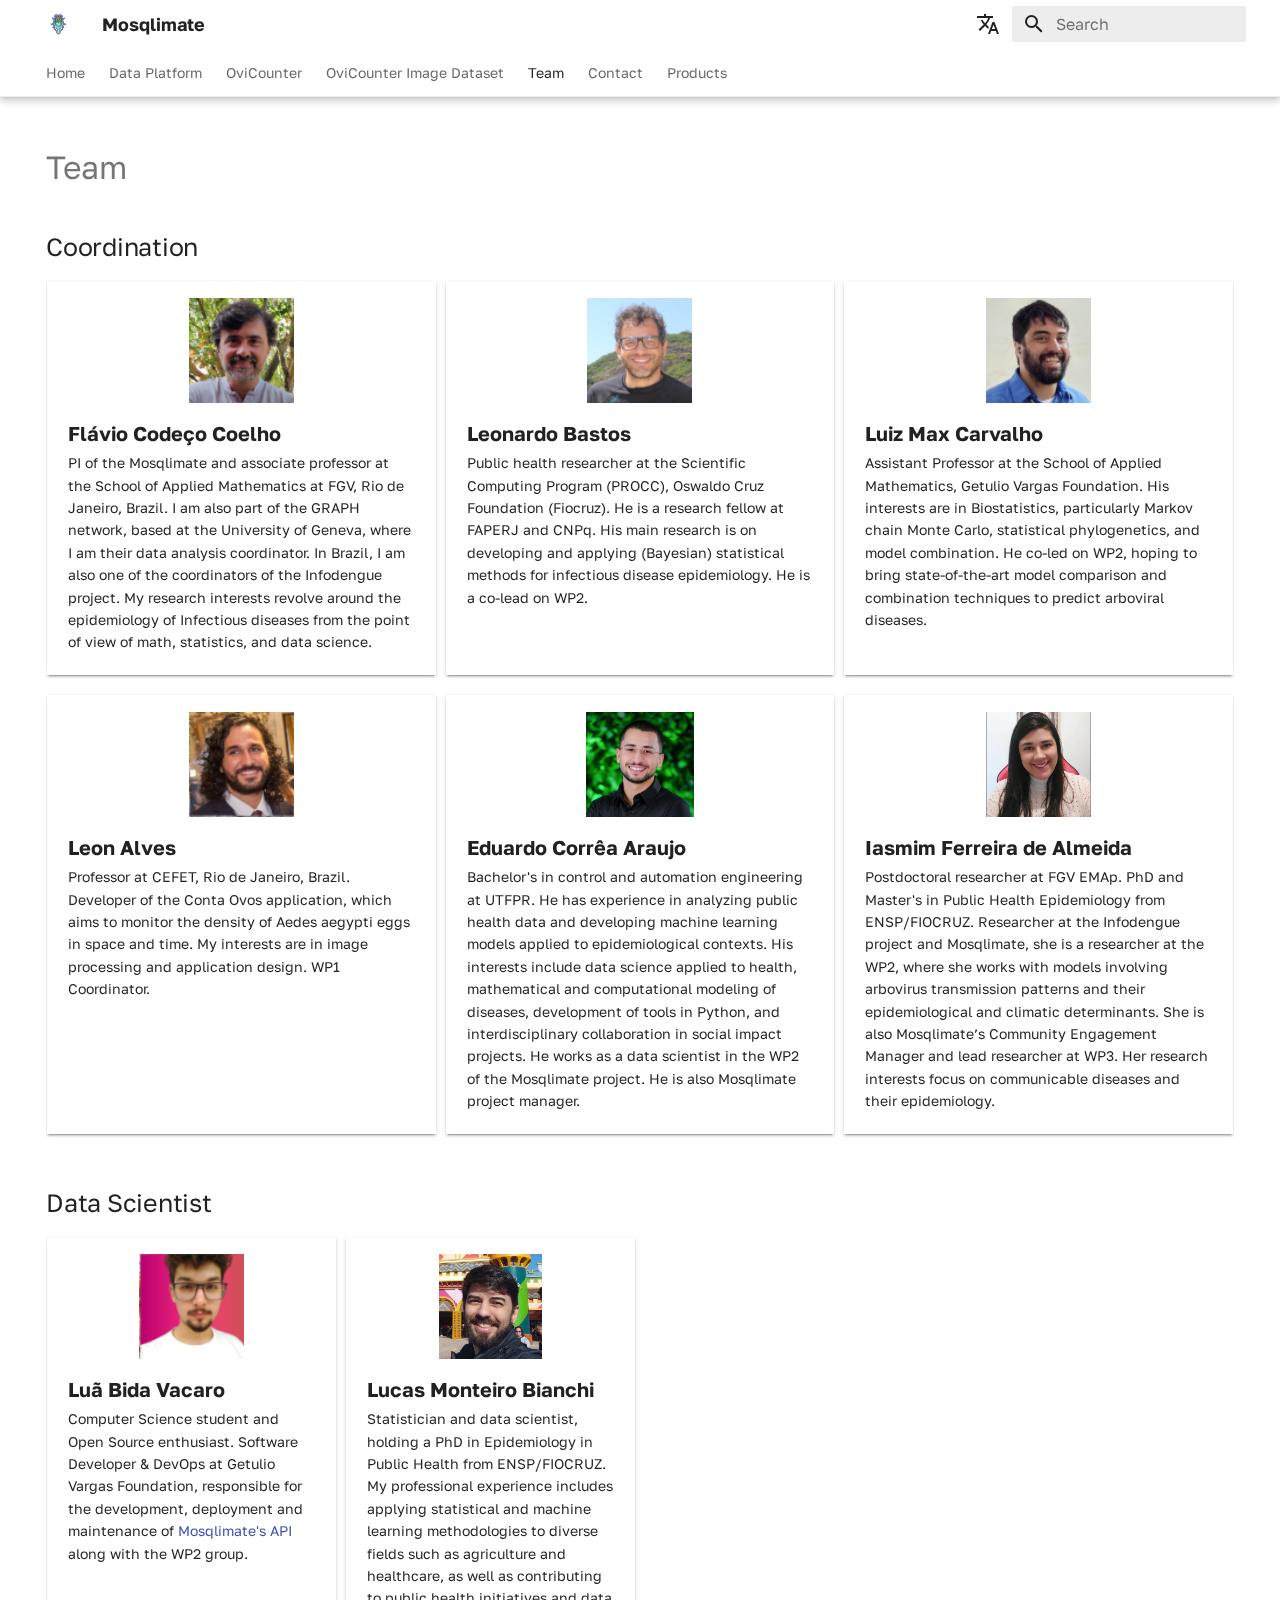
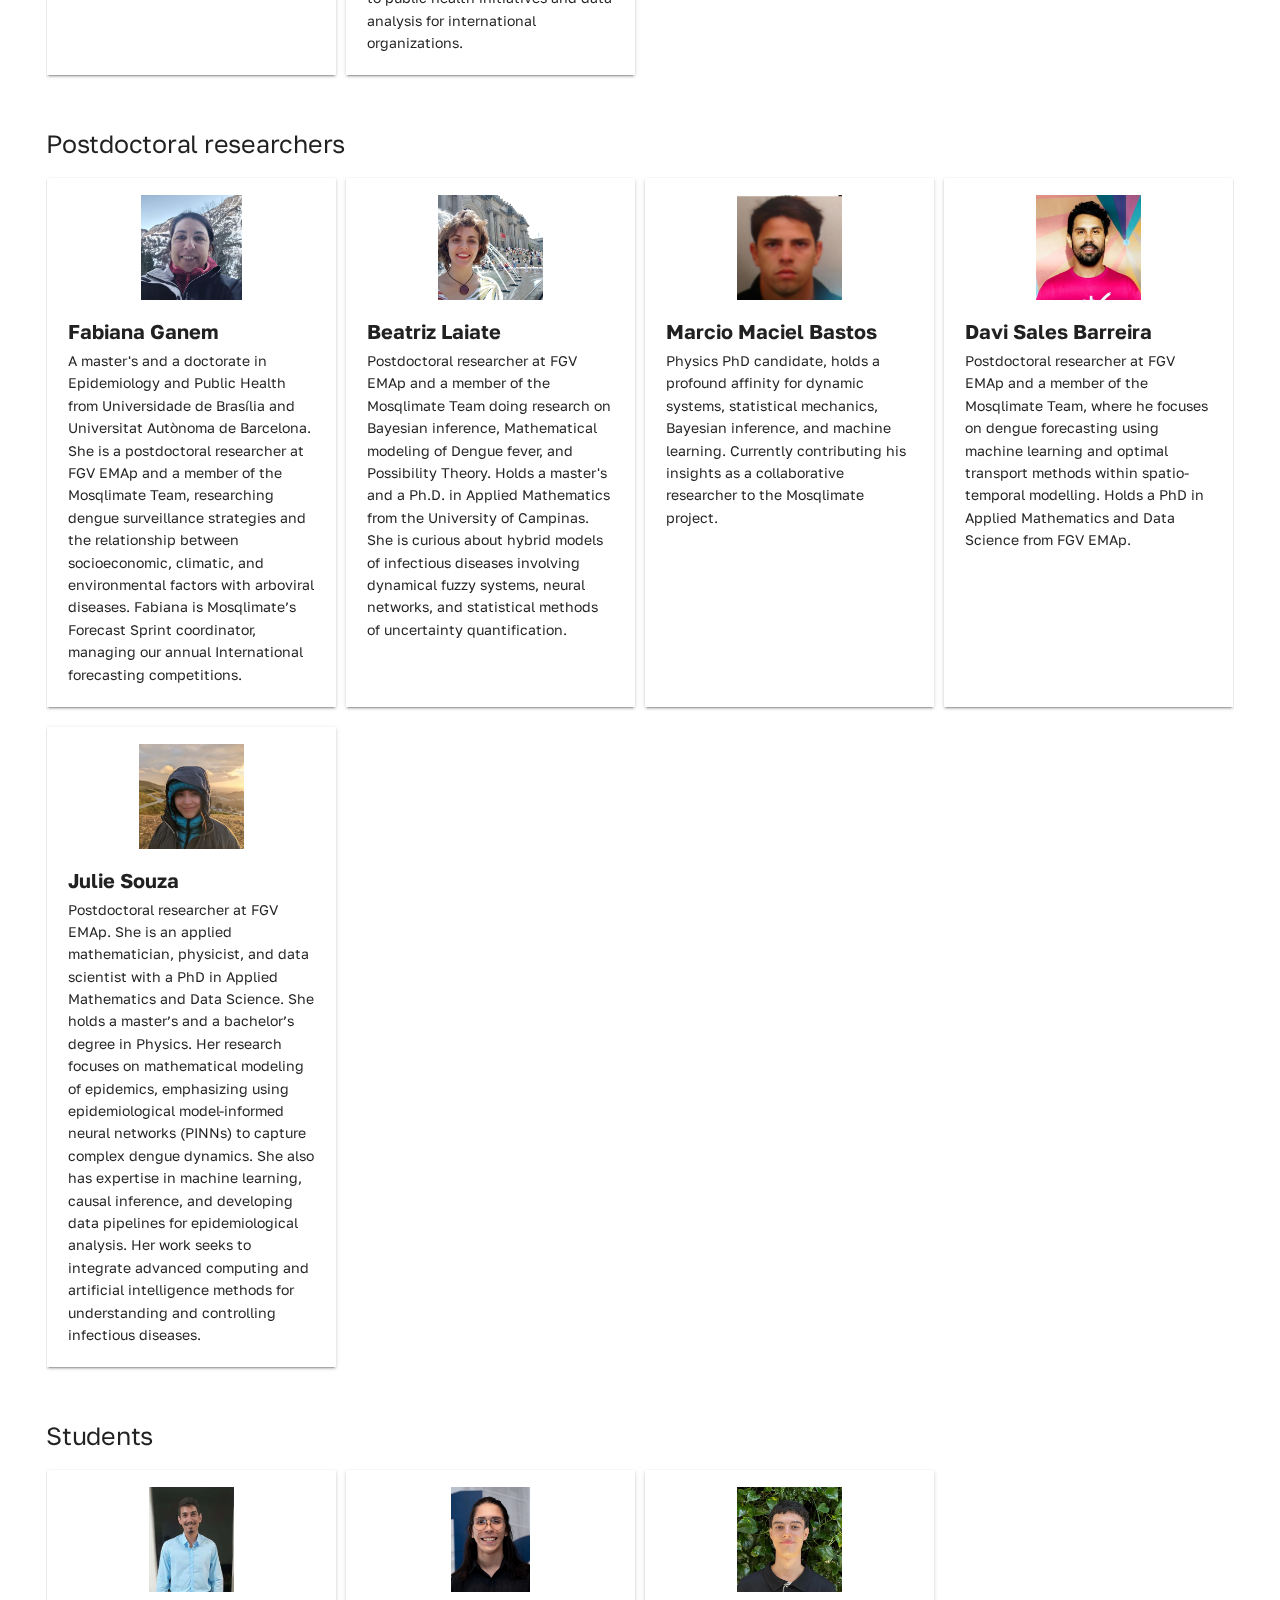
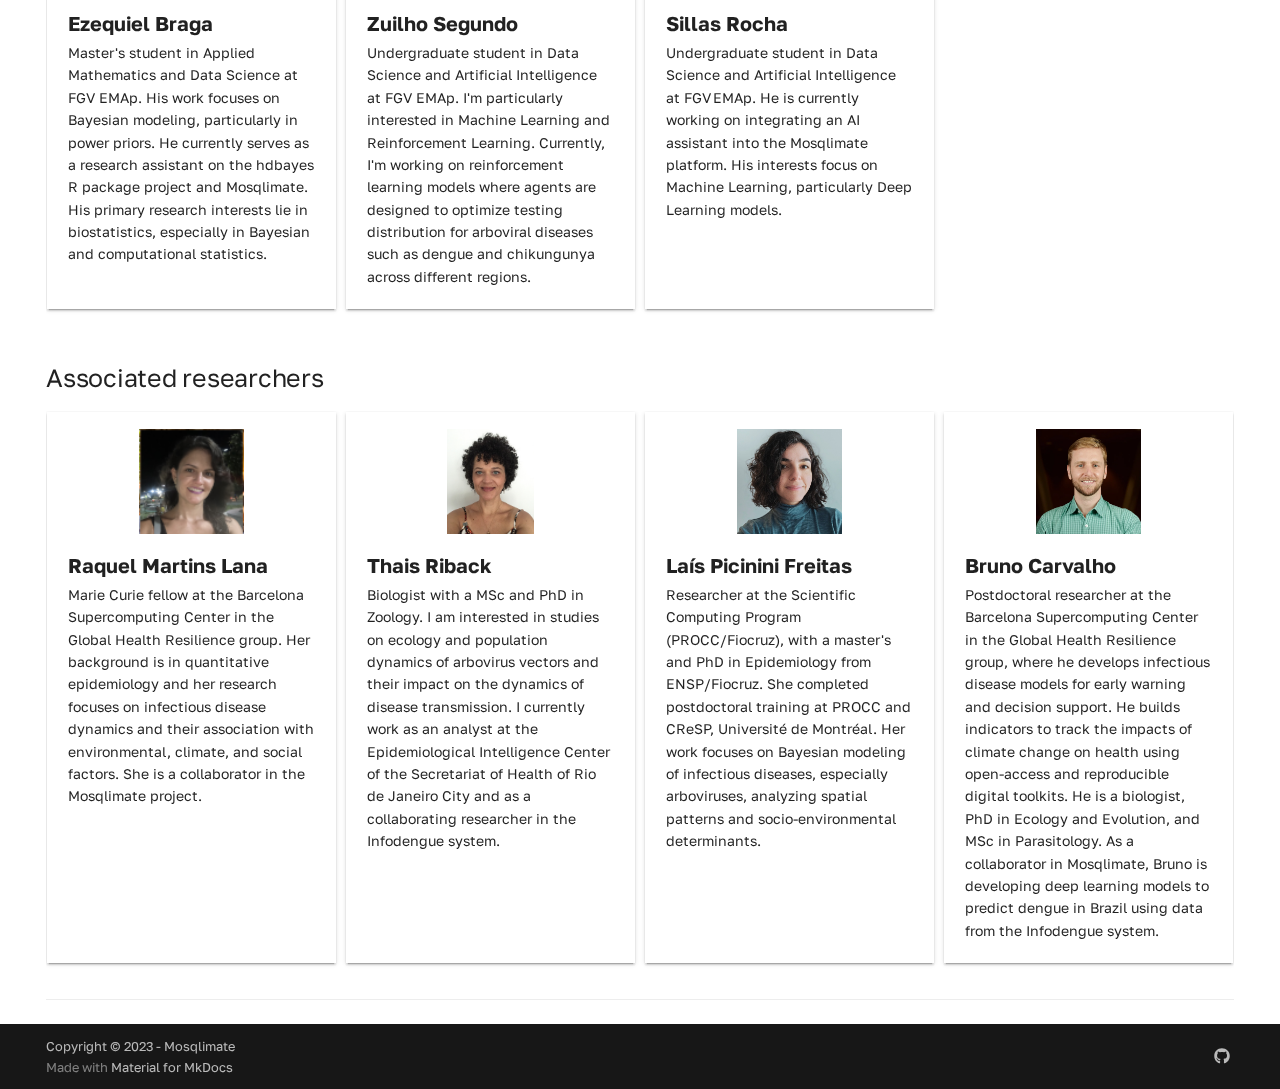
<file: team/index.html>
<!doctype html>
<html lang="en" class="no-js">
  <head>
    
      <meta charset="utf-8">
      <meta name="viewport" content="width=device-width,initial-scale=1">
      
      
      
      
        <link rel="prev" href="../egg-dataset/">
      
      
        <link rel="next" href="../products/">
      
      
      <link rel="icon" href="../assets/img/favicon.ico">
      <meta name="generator" content="mkdocs-1.6.1, mkdocs-material-9.6.16">
    
    
      
        <title>Team - Mosqlimate</title>
      
    
    
      <link rel="stylesheet" href="../assets/stylesheets/main.7e37652d.min.css">
      
        
        <link rel="stylesheet" href="../assets/stylesheets/palette.06af60db.min.css">
      
      


    
    
      
    
    
      
        
        
        <link rel="preconnect" href="https://fonts.gstatic.com" crossorigin>
        <link rel="stylesheet" href="https://fonts.googleapis.com/css?family=Golos+Text:300,300i,400,400i,700,700i%7CUbuntu:400,400i,700,700i&display=fallback">
        <style>:root{--md-text-font:"Golos Text";--md-code-font:"Ubuntu"}</style>
      
    
    
      <link rel="stylesheet" href="../vendors/neoteroi-mkdocs.css">
    
      <link rel="stylesheet" href="../vendors/neoteroi-cards.css">
    
      <link rel="stylesheet" href="../css/custom.css">
    
    <script>__md_scope=new URL("..",location),__md_hash=e=>[...e].reduce(((e,_)=>(e<<5)-e+_.charCodeAt(0)),0),__md_get=(e,_=localStorage,t=__md_scope)=>JSON.parse(_.getItem(t.pathname+"."+e)),__md_set=(e,_,t=localStorage,a=__md_scope)=>{try{t.setItem(a.pathname+"."+e,JSON.stringify(_))}catch(e){}}</script>
    
      

    
    
    
  </head>
  
  
    
    
    
    
    
    <body dir="ltr" data-md-color-scheme="default" data-md-color-primary="white" data-md-color-accent="green">
  
    
    <input class="md-toggle" data-md-toggle="drawer" type="checkbox" id="__drawer" autocomplete="off">
    <input class="md-toggle" data-md-toggle="search" type="checkbox" id="__search" autocomplete="off">
    <label class="md-overlay" for="__drawer"></label>
    <div data-md-component="skip">
      
        
        <a href="#team" class="md-skip">
          Skip to content
        </a>
      
    </div>
    <div data-md-component="announce">
      
    </div>
    
    
      

  

<header class="md-header md-header--shadow md-header--lifted" data-md-component="header">
  <nav class="md-header__inner md-grid" aria-label="Header">
    <a href=".." title="Mosqlimate" class="md-header__button md-logo" aria-label="Mosqlimate" data-md-component="logo">
      
  <img src="../assets/img/logo-medium.png" alt="logo">

    </a>
    <label class="md-header__button md-icon" for="__drawer">
      
      <svg xmlns="http://www.w3.org/2000/svg" viewBox="0 0 24 24"><path d="M3 6h18v2H3zm0 5h18v2H3zm0 5h18v2H3z"/></svg>
    </label>
    <div class="md-header__title" data-md-component="header-title">
      <div class="md-header__ellipsis">
        <div class="md-header__topic">
          <span class="md-ellipsis">
            Mosqlimate
          </span>
        </div>
        <div class="md-header__topic" data-md-component="header-topic">
          <span class="md-ellipsis">
            
              Team
            
          </span>
        </div>
      </div>
    </div>
    
      
    
    
    
      <div class="md-header__option">
  <div class="md-select">
    
    <button class="md-header__button md-icon" aria-label="Select language">
      <svg xmlns="http://www.w3.org/2000/svg" viewBox="0 0 24 24"><path d="m12.87 15.07-2.54-2.51.03-.03A17.5 17.5 0 0 0 14.07 6H17V4h-7V2H8v2H1v2h11.17C11.5 7.92 10.44 9.75 9 11.35 8.07 10.32 7.3 9.19 6.69 8h-2c.73 1.63 1.73 3.17 2.98 4.56l-5.09 5.02L4 19l5-5 3.11 3.11zM18.5 10h-2L12 22h2l1.12-3h4.75L21 22h2zm-2.62 7 1.62-4.33L19.12 17z"/></svg>
    </button>
    <div class="md-select__inner">
      <ul class="md-select__list">
        
          <li class="md-select__item">
            <a href="./" hreflang="en" class="md-select__link">
              English
            </a>
          </li>
        
          <li class="md-select__item">
            <a href="../pt/team/" hreflang="pt" class="md-select__link">
              Português
            </a>
          </li>
        
      </ul>
    </div>
  </div>
</div>
    
    
      
      
        <label class="md-header__button md-icon" for="__search">
          
          <svg xmlns="http://www.w3.org/2000/svg" viewBox="0 0 24 24"><path d="M9.5 3A6.5 6.5 0 0 1 16 9.5c0 1.61-.59 3.09-1.56 4.23l.27.27h.79l5 5-1.5 1.5-5-5v-.79l-.27-.27A6.52 6.52 0 0 1 9.5 16 6.5 6.5 0 0 1 3 9.5 6.5 6.5 0 0 1 9.5 3m0 2C7 5 5 7 5 9.5S7 14 9.5 14 14 12 14 9.5 12 5 9.5 5"/></svg>
        </label>
        <div class="md-search" data-md-component="search" role="dialog">
  <label class="md-search__overlay" for="__search"></label>
  <div class="md-search__inner" role="search">
    <form class="md-search__form" name="search">
      <input type="text" class="md-search__input" name="query" aria-label="Search" placeholder="Search" autocapitalize="off" autocorrect="off" autocomplete="off" spellcheck="false" data-md-component="search-query" required>
      <label class="md-search__icon md-icon" for="__search">
        
        <svg xmlns="http://www.w3.org/2000/svg" viewBox="0 0 24 24"><path d="M9.5 3A6.5 6.5 0 0 1 16 9.5c0 1.61-.59 3.09-1.56 4.23l.27.27h.79l5 5-1.5 1.5-5-5v-.79l-.27-.27A6.52 6.52 0 0 1 9.5 16 6.5 6.5 0 0 1 3 9.5 6.5 6.5 0 0 1 9.5 3m0 2C7 5 5 7 5 9.5S7 14 9.5 14 14 12 14 9.5 12 5 9.5 5"/></svg>
        
        <svg xmlns="http://www.w3.org/2000/svg" viewBox="0 0 24 24"><path d="M20 11v2H8l5.5 5.5-1.42 1.42L4.16 12l7.92-7.92L13.5 5.5 8 11z"/></svg>
      </label>
      <nav class="md-search__options" aria-label="Search">
        
        <button type="reset" class="md-search__icon md-icon" title="Clear" aria-label="Clear" tabindex="-1">
          
          <svg xmlns="http://www.w3.org/2000/svg" viewBox="0 0 24 24"><path d="M19 6.41 17.59 5 12 10.59 6.41 5 5 6.41 10.59 12 5 17.59 6.41 19 12 13.41 17.59 19 19 17.59 13.41 12z"/></svg>
        </button>
      </nav>
      
    </form>
    <div class="md-search__output">
      <div class="md-search__scrollwrap" tabindex="0" data-md-scrollfix>
        <div class="md-search-result" data-md-component="search-result">
          <div class="md-search-result__meta">
            Initializing search
          </div>
          <ol class="md-search-result__list" role="presentation"></ol>
        </div>
      </div>
    </div>
  </div>
</div>
      
    
    
  </nav>
  
    
      
<nav class="md-tabs" aria-label="Tabs" data-md-component="tabs">
  <div class="md-grid">
    <ul class="md-tabs__list">
      
        
  
  
  
  
    <li class="md-tabs__item">
      <a href=".." class="md-tabs__link">
        
  
  
    
  
  Home

      </a>
    </li>
  

      
        
  
  
  
  
    <li class="md-tabs__item">
      <a href="http://api.mosqlimate.org" class="md-tabs__link">
        
  
  
    
  
  Data Platform

      </a>
    </li>
  

      
        
  
  
  
  
    <li class="md-tabs__item">
      <a href="https://contaovos.dengue.mat.br/pt-br/" class="md-tabs__link">
        
  
  
    
  
  OviCounter

      </a>
    </li>
  

      
        
  
  
  
  
    <li class="md-tabs__item">
      <a href="../egg-dataset/" class="md-tabs__link">
        
  
  
    
  
  OviCounter Image Dataset

      </a>
    </li>
  

      
        
  
  
  
    
  
  
    <li class="md-tabs__item md-tabs__item--active">
      <a href="./" class="md-tabs__link">
        
  
  
    
  
  Team

      </a>
    </li>
  

      
        
  
  
  
  
    <li class="md-tabs__item">
      <a href="../index.html#contact" class="md-tabs__link">
        
  
  
    
  
  Contact

      </a>
    </li>
  

      
        
  
  
  
  
    <li class="md-tabs__item">
      <a href="../products/" class="md-tabs__link">
        
  
  
    
  
  Products

      </a>
    </li>
  

      
    </ul>
  </div>
</nav>
    
  
</header>
    
    <div class="md-container" data-md-component="container">
      
      
        
      
      <main class="md-main" data-md-component="main">
        <div class="md-main__inner md-grid">
          
            
              
                
              
              <div class="md-sidebar md-sidebar--primary" data-md-component="sidebar" data-md-type="navigation" hidden>
                <div class="md-sidebar__scrollwrap">
                  <div class="md-sidebar__inner">
                    


  


<nav class="md-nav md-nav--primary md-nav--lifted" aria-label="Navigation" data-md-level="0">
  <label class="md-nav__title" for="__drawer">
    <a href=".." title="Mosqlimate" class="md-nav__button md-logo" aria-label="Mosqlimate" data-md-component="logo">
      
  <img src="../assets/img/logo-medium.png" alt="logo">

    </a>
    Mosqlimate
  </label>
  
  <ul class="md-nav__list" data-md-scrollfix>
    
      
      
  
  
  
  
    <li class="md-nav__item">
      <a href=".." class="md-nav__link">
        
  
  
  <span class="md-ellipsis">
    Home
    
  </span>
  

      </a>
    </li>
  

    
      
      
  
  
  
  
    <li class="md-nav__item">
      <a href="http://api.mosqlimate.org" class="md-nav__link">
        
  
  
  <span class="md-ellipsis">
    Data Platform
    
  </span>
  

      </a>
    </li>
  

    
      
      
  
  
  
  
    <li class="md-nav__item">
      <a href="https://contaovos.dengue.mat.br/pt-br/" class="md-nav__link">
        
  
  
  <span class="md-ellipsis">
    OviCounter
    
  </span>
  

      </a>
    </li>
  

    
      
      
  
  
  
  
    <li class="md-nav__item">
      <a href="../egg-dataset/" class="md-nav__link">
        
  
  
  <span class="md-ellipsis">
    OviCounter Image Dataset
    
  </span>
  

      </a>
    </li>
  

    
      
      
  
  
    
  
  
  
    <li class="md-nav__item md-nav__item--active">
      
      <input class="md-nav__toggle md-toggle" type="checkbox" id="__toc">
      
      
        
      
      
        <label class="md-nav__link md-nav__link--active" for="__toc">
          
  
  
  <span class="md-ellipsis">
    Team
    
  </span>
  

          <span class="md-nav__icon md-icon"></span>
        </label>
      
      <a href="./" class="md-nav__link md-nav__link--active">
        
  
  
  <span class="md-ellipsis">
    Team
    
  </span>
  

      </a>
      
        

<nav class="md-nav md-nav--secondary" aria-label="Table of contents">
  
  
  
    
  
  
    <label class="md-nav__title" for="__toc">
      <span class="md-nav__icon md-icon"></span>
      Table of contents
    </label>
    <ul class="md-nav__list" data-md-component="toc" data-md-scrollfix>
      
        <li class="md-nav__item">
  <a href="#coordination" class="md-nav__link">
    <span class="md-ellipsis">
      Coordination
    </span>
  </a>
  
</li>
      
        <li class="md-nav__item">
  <a href="#data-scientist" class="md-nav__link">
    <span class="md-ellipsis">
      Data Scientist
    </span>
  </a>
  
</li>
      
        <li class="md-nav__item">
  <a href="#postdoctoral-researchers" class="md-nav__link">
    <span class="md-ellipsis">
      Postdoctoral researchers
    </span>
  </a>
  
</li>
      
        <li class="md-nav__item">
  <a href="#students" class="md-nav__link">
    <span class="md-ellipsis">
      Students
    </span>
  </a>
  
</li>
      
        <li class="md-nav__item">
  <a href="#associated-researchers" class="md-nav__link">
    <span class="md-ellipsis">
      Associated researchers
    </span>
  </a>
  
</li>
      
    </ul>
  
</nav>
      
    </li>
  

    
      
      
  
  
  
  
    <li class="md-nav__item">
      <a href="../index.html#contact" class="md-nav__link">
        
  
  
  <span class="md-ellipsis">
    Contact
    
  </span>
  

      </a>
    </li>
  

    
      
      
  
  
  
  
    <li class="md-nav__item">
      <a href="../products/" class="md-nav__link">
        
  
  
  <span class="md-ellipsis">
    Products
    
  </span>
  

      </a>
    </li>
  

    
  </ul>
</nav>
                  </div>
                </div>
              </div>
            
            
              
                
              
              <div class="md-sidebar md-sidebar--secondary" data-md-component="sidebar" data-md-type="toc" hidden>
                <div class="md-sidebar__scrollwrap">
                  <div class="md-sidebar__inner">
                    

<nav class="md-nav md-nav--secondary" aria-label="Table of contents">
  
  
  
    
  
  
    <label class="md-nav__title" for="__toc">
      <span class="md-nav__icon md-icon"></span>
      Table of contents
    </label>
    <ul class="md-nav__list" data-md-component="toc" data-md-scrollfix>
      
        <li class="md-nav__item">
  <a href="#coordination" class="md-nav__link">
    <span class="md-ellipsis">
      Coordination
    </span>
  </a>
  
</li>
      
        <li class="md-nav__item">
  <a href="#data-scientist" class="md-nav__link">
    <span class="md-ellipsis">
      Data Scientist
    </span>
  </a>
  
</li>
      
        <li class="md-nav__item">
  <a href="#postdoctoral-researchers" class="md-nav__link">
    <span class="md-ellipsis">
      Postdoctoral researchers
    </span>
  </a>
  
</li>
      
        <li class="md-nav__item">
  <a href="#students" class="md-nav__link">
    <span class="md-ellipsis">
      Students
    </span>
  </a>
  
</li>
      
        <li class="md-nav__item">
  <a href="#associated-researchers" class="md-nav__link">
    <span class="md-ellipsis">
      Associated researchers
    </span>
  </a>
  
</li>
      
    </ul>
  
</nav>
                  </div>
                </div>
              </div>
            
          
          
            <div class="md-content" data-md-component="content">
              <article class="md-content__inner md-typeset">
                
                  
  




<h1 id="team">Team</h1>
<h2 id="coordination">Coordination</h2>
<div class="nt-cards nt-grid cols-3">
<div class="nt-card">
<div class="nt-card-wrap">
<div>
<div class="nt-card-image tags"><img alt="Flávio Codeço Coelho" src="../assets/img/team/flavio.png" /></div>
<div class="nt-card-content">
<p class="nt-card-title">Flávio Codeço Coelho</p>
<p class="nt-card-text">PI of the Mosqlimate and associate professor at the School of Applied Mathematics at FGV, Rio de Janeiro, Brazil. I am also part of the GRAPH network, based at the University of Geneva, where I am their data analysis coordinator. In Brazil, I am also one of the coordinators of the Infodengue project. My research interests revolve around the epidemiology of Infectious diseases from the point of view of math, statistics, and data science.</p>
</div>
</div>
</div>
</div>
<div class="nt-card">
<div class="nt-card-wrap">
<div>
<div class="nt-card-image tags"><img alt="Leonardo Bastos" src="../assets/img/team/leo.png" /></div>
<div class="nt-card-content">
<p class="nt-card-title">Leonardo Bastos</p>
<p class="nt-card-text">Public health researcher at the Scientific Computing Program (PROCC), Oswaldo Cruz Foundation (Fiocruz). He is a research fellow at FAPERJ and CNPq. His main research is on developing and applying (Bayesian) statistical methods for infectious disease epidemiology. He is a co-lead on WP2.</p>
</div>
</div>
</div>
</div>
<div class="nt-card">
<div class="nt-card-wrap">
<div>
<div class="nt-card-image tags"><img alt="Luiz Max Carvalho" src="../assets/img/team/luiz.png" /></div>
<div class="nt-card-content">
<p class="nt-card-title">Luiz Max Carvalho</p>
<p class="nt-card-text">Assistant Professor at the School of Applied Mathematics, Getulio Vargas Foundation. His interests are in Biostatistics, particularly Markov chain Monte Carlo, statistical phylogenetics, and model combination. He co-led on WP2, hoping to bring state-of-the-art model comparison and combination techniques to predict arboviral diseases.</p>
</div>
</div>
</div>
</div>
<div class="nt-card">
<div class="nt-card-wrap">
<div>
<div class="nt-card-image tags"><img alt="Leon Alves" src="../assets/img/team/leon.png" /></div>
<div class="nt-card-content">
<p class="nt-card-title">Leon Alves</p>
<p class="nt-card-text">Professor at CEFET, Rio de Janeiro, Brazil. Developer of the Conta Ovos application, which aims to monitor the density of Aedes aegypti eggs in space and time. My interests are in image processing and application design. WP1 Coordinator.</p>
</div>
</div>
</div>
</div>
<div class="nt-card">
<div class="nt-card-wrap">
<div>
<div class="nt-card-image tags"><img alt="Eduardo Corrêa Araujo" src="../assets/img/team/eduardo.jpg" /></div>
<div class="nt-card-content">
<p class="nt-card-title">Eduardo Corrêa Araujo</p>
<p class="nt-card-text">Bachelor's in control and automation engineering at UTFPR. He has experience in analyzing public health data and developing machine learning models applied to epidemiological contexts. His interests include data science applied to health, mathematical and computational modeling of diseases, development of tools in Python, and interdisciplinary collaboration in social impact projects. He works as a data scientist in the WP2 of the Mosqlimate project.  He is also Mosqlimate project manager.</p>
</div>
</div>
</div>
</div>
<div class="nt-card">
<div class="nt-card-wrap">
<div>
<div class="nt-card-image tags"><img alt="Iasmim Ferreira de Almeida" src="../assets/img/team/Iasmim.jpg" /></div>
<div class="nt-card-content">
<p class="nt-card-title">Iasmim Ferreira de Almeida</p>
<p class="nt-card-text">Postdoctoral researcher at FGV EMAp. PhD and Master's in Public Health Epidemiology from ENSP/FIOCRUZ. Researcher at the Infodengue project and Mosqlimate, she is a researcher at the WP2, where she works with models involving arbovirus transmission patterns and their epidemiological and climatic determinants. She is also Mosqlimate’s Community Engagement Manager and lead researcher at WP3. Her research interests focus on communicable diseases and their epidemiology.</p>
</div>
</div>
</div>
</div>
</div>
<h2 id="data-scientist">Data Scientist</h2>
<div class="nt-cards nt-grid cols-4">
<div class="nt-card">
<div class="nt-card-wrap">
<div>
<div class="nt-card-image tags"><img alt="Luã Bida Vacaro" src="../assets/img/team/lua.png" /></div>
<div class="nt-card-content">
<p class="nt-card-title">Luã Bida Vacaro</p>
<p class="nt-card-text">Computer Science student and Open Source enthusiast. Software Developer &amp; DevOps at Getulio Vargas Foundation, responsible for the development, deployment and maintenance of <a href="https://api.mosqlimate.org/">Mosqlimate's API</a> along with the WP2 group.</p>
</div>
</div>
</div>
</div>
<div class="nt-card">
<div class="nt-card-wrap">
<div>
<div class="nt-card-image tags"><img alt="Lucas Monteiro Bianchi" src="../assets/img/team/Lucas.webp" /></div>
<div class="nt-card-content">
<p class="nt-card-title">Lucas Monteiro Bianchi</p>
<p class="nt-card-text">Statistician and data scientist, holding a PhD in Epidemiology in Public Health from ENSP/FIOCRUZ. My professional experience includes applying statistical and machine learning methodologies to diverse fields such as agriculture and healthcare, as well as contributing to public health initiatives and data analysis for international organizations.</p>
</div>
</div>
</div>
</div>
</div>
<h2 id="postdoctoral-researchers">Postdoctoral researchers</h2>
<div class="nt-cards nt-grid cols-4">
<div class="nt-card">
<div class="nt-card-wrap">
<div>
<div class="nt-card-image tags"><img alt="Fabiana Ganem" src="../assets/img/team/Fabiana.png" /></div>
<div class="nt-card-content">
<p class="nt-card-title">Fabiana Ganem</p>
<p class="nt-card-text">A master's and a doctorate in Epidemiology and Public Health from Universidade de Brasília and Universitat Autònoma de Barcelona. She is a postdoctoral researcher at FGV EMAp and a member of the Mosqlimate Team, researching dengue surveillance strategies and the relationship between socioeconomic, climatic, and environmental factors with arboviral diseases. Fabiana is Mosqlimate’s Forecast Sprint coordinator, managing our annual International forecasting competitions.</p>
</div>
</div>
</div>
</div>
<div class="nt-card">
<div class="nt-card-wrap">
<div>
<div class="nt-card-image tags"><img alt="Beatriz Laiate" src="../assets/img/team/Beatriz.webp" /></div>
<div class="nt-card-content">
<p class="nt-card-title">Beatriz Laiate</p>
<p class="nt-card-text">Postdoctoral researcher at FGV EMAp and a member of the Mosqlimate Team doing research on Bayesian inference, Mathematical modeling of Dengue fever, and Possibility Theory. Holds a master's and a Ph.D. in Applied Mathematics from the University of Campinas. She is curious about hybrid models of infectious diseases involving dynamical fuzzy systems, neural networks, and statistical methods of uncertainty quantification.</p>
</div>
</div>
</div>
</div>
<div class="nt-card">
<div class="nt-card-wrap">
<div>
<div class="nt-card-image tags"><img alt="Marcio Maciel Bastos" src="../assets/img/team/marcio.png" /></div>
<div class="nt-card-content">
<p class="nt-card-title">Marcio Maciel Bastos</p>
<p class="nt-card-text">Physics PhD candidate, holds a profound affinity for dynamic systems, statistical mechanics, Bayesian inference, and machine learning. Currently contributing his insights as a collaborative researcher to the Mosqlimate project.</p>
</div>
</div>
</div>
</div>
<div class="nt-card">
<div class="nt-card-wrap">
<div>
<div class="nt-card-image tags"><img alt="Davi Sales Barreira" src="../assets/img/team/Davi.webp" /></div>
<div class="nt-card-content">
<p class="nt-card-title">Davi Sales Barreira</p>
<p class="nt-card-text">Postdoctoral researcher at FGV EMAp and a member of the Mosqlimate Team, where he focuses on dengue forecasting using machine learning and optimal transport methods within spatio-temporal modelling. Holds a PhD in Applied Mathematics and Data Science from FGV EMAp.</p>
</div>
</div>
</div>
</div>
<div class="nt-card">
<div class="nt-card-wrap">
<div>
<div class="nt-card-image tags"><img alt="Julie Souza" src="../assets/img/team/Julie.webp" /></div>
<div class="nt-card-content">
<p class="nt-card-title">Julie Souza</p>
<p class="nt-card-text">Postdoctoral researcher at FGV EMAp.  She is an applied mathematician, physicist, and data scientist with a PhD in Applied Mathematics and Data Science. She holds a master’s and a bachelor’s degree in Physics. Her research focuses on mathematical modeling of epidemics, emphasizing using epidemiological model-informed neural networks (PINNs) to capture complex dengue dynamics. She also has expertise in machine learning, causal inference, and developing data pipelines for epidemiological analysis. Her work seeks to integrate advanced computing and artificial intelligence methods for understanding and controlling infectious diseases.</p>
</div>
</div>
</div>
</div>
</div>
<h2 id="students">Students</h2>
<div class="nt-cards nt-grid cols-4">
<div class="nt-card">
<div class="nt-card-wrap">
<div>
<div class="nt-card-image tags"><img alt="Ezequiel Braga" src="../assets/img/team/Ezequiel.webp" /></div>
<div class="nt-card-content">
<p class="nt-card-title">Ezequiel Braga</p>
<p class="nt-card-text">Master's student in Applied Mathematics and Data Science at FGV EMAp. His work focuses on Bayesian modeling, particularly in power priors. He currently serves as a research assistant on the hdbayes R package project and Mosqlimate. His primary research interests lie in biostatistics, especially in Bayesian and computational statistics.</p>
</div>
</div>
</div>
</div>
<div class="nt-card">
<div class="nt-card-wrap">
<div>
<div class="nt-card-image tags"><img alt="Zuilho Segundo" src="../assets/img/team/Zuilho.webp" /></div>
<div class="nt-card-content">
<p class="nt-card-title">Zuilho Segundo</p>
<p class="nt-card-text">Undergraduate student in Data Science and Artificial Intelligence at FGV EMAp. I'm particularly interested in Machine Learning and Reinforcement Learning. Currently, I'm working on reinforcement learning models where agents are designed to optimize testing distribution for arboviral diseases such as dengue and chikungunya across different regions.</p>
</div>
</div>
</div>
</div>
<div class="nt-card">
<div class="nt-card-wrap">
<div>
<div class="nt-card-image tags"><img alt="Sillas Rocha" src="../assets/img/team/Silas.webp" /></div>
<div class="nt-card-content">
<p class="nt-card-title">Sillas Rocha</p>
<p class="nt-card-text">Undergraduate student in Data Science and Artificial Intelligence at FGV EMAp. He is currently working on integrating an AI assistant into the Mosqlimate platform. His interests focus on Machine Learning, particularly Deep Learning models.</p>
</div>
</div>
</div>
</div>
</div>
<h2 id="associated-researchers">Associated researchers</h2>
<div class="nt-cards nt-grid cols-4">
<div class="nt-card">
<div class="nt-card-wrap">
<div>
<div class="nt-card-image tags"><img alt="Raquel Martins Lana" src="../assets/img/team/raquel.png" /></div>
<div class="nt-card-content">
<p class="nt-card-title">Raquel Martins Lana</p>
<p class="nt-card-text">Marie Curie fellow at the Barcelona Supercomputing Center in the Global Health Resilience group. Her background is in quantitative epidemiology and her research focuses on infectious disease dynamics and their association with environmental, climate, and social factors. She is a collaborator in the Mosqlimate project.</p>
</div>
</div>
</div>
</div>
<div class="nt-card">
<div class="nt-card-wrap">
<div>
<div class="nt-card-image tags"><img alt="Thais Riback" src="../assets/img/team/thais.jpg" /></div>
<div class="nt-card-content">
<p class="nt-card-title">Thais Riback</p>
<p class="nt-card-text">Biologist with a MSc and PhD in Zoology. I am interested in studies on ecology and population dynamics of arbovirus vectors and their impact on the dynamics of disease transmission. I currently work as an analyst at the Epidemiological Intelligence Center of the Secretariat of Health of Rio de Janeiro City and as a collaborating researcher in the Infodengue system.</p>
</div>
</div>
</div>
</div>
<div class="nt-card">
<div class="nt-card-wrap">
<div>
<div class="nt-card-image tags"><img alt="Laís Picinini Freitas" src="../assets/img/team/Lais.webp" /></div>
<div class="nt-card-content">
<p class="nt-card-title">Laís Picinini Freitas</p>
<p class="nt-card-text">Researcher at the Scientific Computing Program (PROCC/Fiocruz), with a master's and PhD in Epidemiology from ENSP/Fiocruz. She completed postdoctoral training at PROCC and CReSP, Université de Montréal. Her work focuses on Bayesian modeling of infectious diseases, especially arboviruses, analyzing spatial patterns and socio-environmental determinants.</p>
</div>
</div>
</div>
</div>
<div class="nt-card">
<div class="nt-card-wrap">
<div>
<div class="nt-card-image tags"><img alt="Bruno Carvalho" src="../assets/img/team/Bruno.webp" /></div>
<div class="nt-card-content">
<p class="nt-card-title">Bruno Carvalho</p>
<p class="nt-card-text">Postdoctoral researcher at the Barcelona Supercomputing Center in the Global Health Resilience group, where he develops infectious disease models for early warning and decision support. He builds indicators to track the impacts of climate change on health using open-access and reproducible digital toolkits. He is a biologist, PhD in Ecology and Evolution, and MSc in Parasitology. As a collaborator in Mosqlimate, Bruno is developing deep learning models to predict dengue in Brazil using data from the Infodengue system.</p>
</div>
</div>
</div>
</div>
</div>
<hr />







  
  




  



                
              </article>
            </div>
          
          
<script>var target=document.getElementById(location.hash.slice(1));target&&target.name&&(target.checked=target.name.startsWith("__tabbed_"))</script>
        </div>
        
      </main>
      
        <footer class="md-footer">
  
  <div class="md-footer-meta md-typeset">
    <div class="md-footer-meta__inner md-grid">
      <div class="md-copyright">
  
    <div class="md-copyright__highlight">
      Copyright &copy; 2023 -  Mosqlimate
    </div>
  
  
    Made with
    <a href="https://squidfunk.github.io/mkdocs-material/" target="_blank" rel="noopener">
      Material for MkDocs
    </a>
  
</div>
      
        <div class="md-social">
  
    
    
    
    
    <a href="https://github.com/Mosqlimate-project/" target="_blank" rel="noopener" title="Mosqlimate Project" class="md-social__link">
      <svg xmlns="http://www.w3.org/2000/svg" viewBox="0 0 512 512"><!--! Font Awesome Free 7.0.0 by @fontawesome - https://fontawesome.com License - https://fontawesome.com/license/free (Icons: CC BY 4.0, Fonts: SIL OFL 1.1, Code: MIT License) Copyright 2025 Fonticons, Inc.--><path fill="currentColor" d="M173.9 397.4c0 2-2.3 3.6-5.2 3.6-3.3.3-5.6-1.3-5.6-3.6 0-2 2.3-3.6 5.2-3.6 3-.3 5.6 1.3 5.6 3.6m-31.1-4.5c-.7 2 1.3 4.3 4.3 4.9 2.6 1 5.6 0 6.2-2s-1.3-4.3-4.3-5.2c-2.6-.7-5.5.3-6.2 2.3m44.2-1.7c-2.9.7-4.9 2.6-4.6 4.9.3 2 2.9 3.3 5.9 2.6 2.9-.7 4.9-2.6 4.6-4.6-.3-1.9-3-3.2-5.9-2.9M252.8 8C114.1 8 8 113.3 8 252c0 110.9 69.8 205.8 169.5 239.2 12.8 2.3 17.3-5.6 17.3-12.1 0-6.2-.3-40.4-.3-61.4 0 0-70 15-84.7-29.8 0 0-11.4-29.1-27.8-36.6 0 0-22.9-15.7 1.6-15.4 0 0 24.9 2 38.6 25.8 21.9 38.6 58.6 27.5 72.9 20.9 2.3-16 8.8-27.1 16-33.7-55.9-6.2-112.3-14.3-112.3-110.5 0-27.5 7.6-41.3 23.6-58.9-2.6-6.5-11.1-33.3 2.6-67.9 20.9-6.5 69 27 69 27 20-5.6 41.5-8.5 62.8-8.5s42.8 2.9 62.8 8.5c0 0 48.1-33.6 69-27 13.7 34.7 5.2 61.4 2.6 67.9 16 17.7 25.8 31.5 25.8 58.9 0 96.5-58.9 104.2-114.8 110.5 9.2 7.9 17 22.9 17 46.4 0 33.7-.3 75.4-.3 83.6 0 6.5 4.6 14.4 17.3 12.1C436.2 457.8 504 362.9 504 252 504 113.3 391.5 8 252.8 8M105.2 352.9c-1.3 1-1 3.3.7 5.2 1.6 1.6 3.9 2.3 5.2 1 1.3-1 1-3.3-.7-5.2-1.6-1.6-3.9-2.3-5.2-1m-10.8-8.1c-.7 1.3.3 2.9 2.3 3.9 1.6 1 3.6.7 4.3-.7.7-1.3-.3-2.9-2.3-3.9-2-.6-3.6-.3-4.3.7m32.4 35.6c-1.6 1.3-1 4.3 1.3 6.2 2.3 2.3 5.2 2.6 6.5 1 1.3-1.3.7-4.3-1.3-6.2-2.2-2.3-5.2-2.6-6.5-1m-11.4-14.7c-1.6 1-1.6 3.6 0 5.9s4.3 3.3 5.6 2.3c1.6-1.3 1.6-3.9 0-6.2-1.4-2.3-4-3.3-5.6-2"/></svg>
    </a>
  
</div>
      
    </div>
  </div>
</footer>
      
    </div>
    <div class="md-dialog" data-md-component="dialog">
      <div class="md-dialog__inner md-typeset"></div>
    </div>
    
    
    
      
      <script id="__config" type="application/json">{"base": "..", "features": ["tabs", "navigation.tabs", "navigation.tabs.sticky", "navigation.tracking", "navigation.instant", "navigation.instant.prefetch"], "search": "../assets/javascripts/workers/search.d50fe291.min.js", "tags": null, "translations": {"clipboard.copied": "Copied to clipboard", "clipboard.copy": "Copy to clipboard", "search.result.more.one": "1 more on this page", "search.result.more.other": "# more on this page", "search.result.none": "No matching documents", "search.result.one": "1 matching document", "search.result.other": "# matching documents", "search.result.placeholder": "Type to start searching", "search.result.term.missing": "Missing", "select.version": "Select version"}, "version": null}</script>
    
    
      <script src="../assets/javascripts/bundle.50899def.min.js"></script>
      
    
  </body>
</html>
</file>
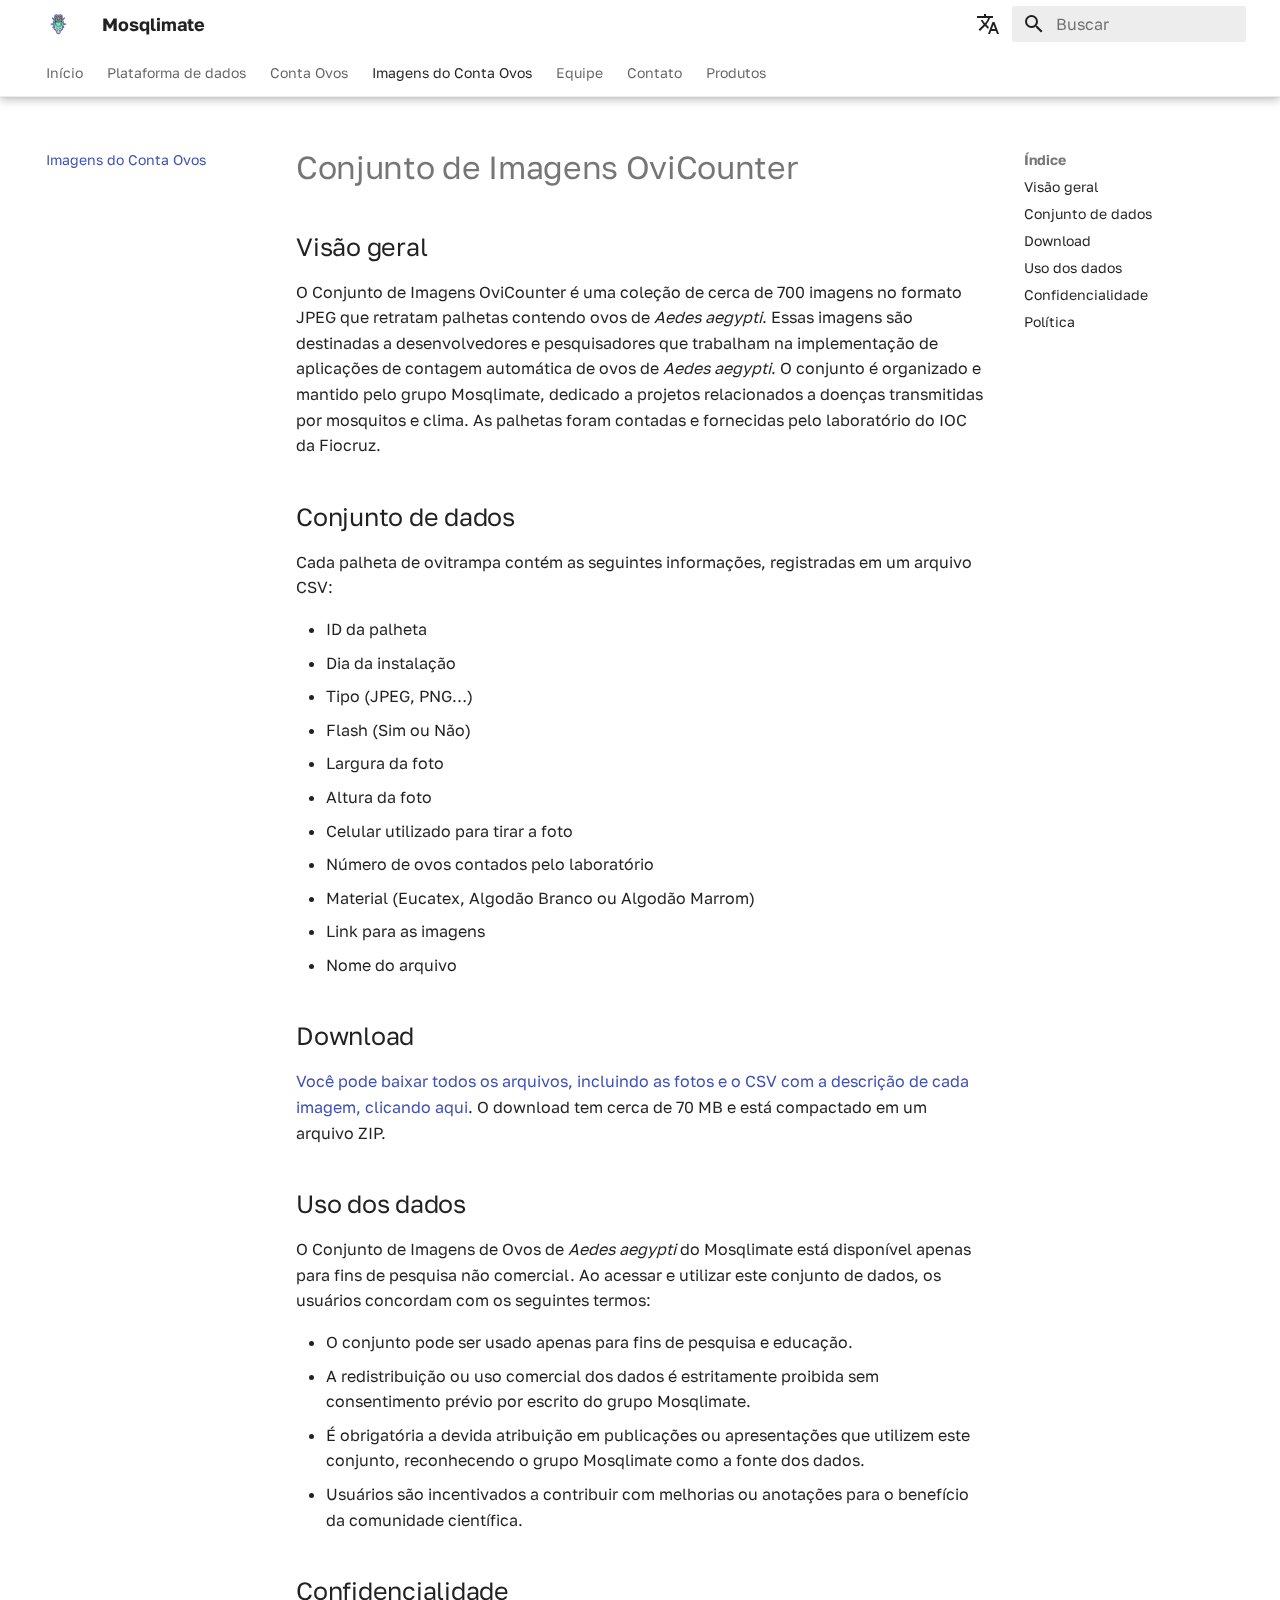
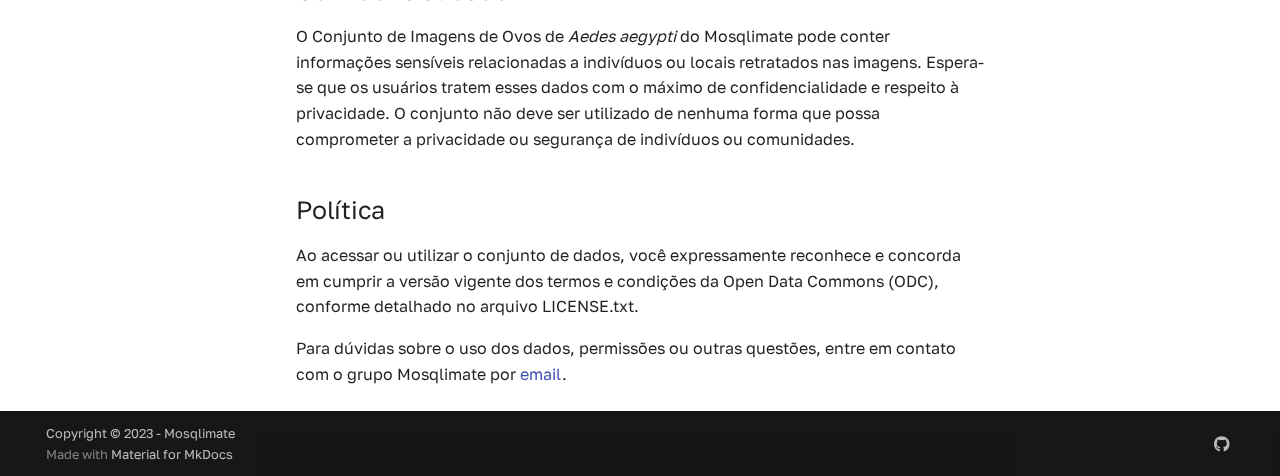
<file: pt/egg-dataset/index.html>
<!doctype html>
<html lang="pt" class="no-js">
  <head>
    
      <meta charset="utf-8">
      <meta name="viewport" content="width=device-width,initial-scale=1">
      
      
      
      
        <link rel="prev" href="../">
      
      
        <link rel="next" href="../team/">
      
      
      <link rel="icon" href="../../assets/img/favicon.ico">
      <meta name="generator" content="mkdocs-1.6.1, mkdocs-material-9.6.14">
    
    
      
        <title>Imagens do Conta Ovos - Mosqlimate</title>
      
    
    
      <link rel="stylesheet" href="../../assets/stylesheets/main.342714a4.min.css">
      
        
        <link rel="stylesheet" href="../../assets/stylesheets/palette.06af60db.min.css">
      
      


    
    
      
    
    
      
        
        
        <link rel="preconnect" href="https://fonts.gstatic.com" crossorigin>
        <link rel="stylesheet" href="https://fonts.googleapis.com/css?family=Golos+Text:300,300i,400,400i,700,700i%7CUbuntu:400,400i,700,700i&display=fallback">
        <style>:root{--md-text-font:"Golos Text";--md-code-font:"Ubuntu"}</style>
      
    
    
      <link rel="stylesheet" href="../../vendors/neoteroi-mkdocs.css">
    
      <link rel="stylesheet" href="../../vendors/neoteroi-cards.css">
    
      <link rel="stylesheet" href="../../css/custom.css">
    
    <script>__md_scope=new URL("../..",location),__md_hash=e=>[...e].reduce(((e,_)=>(e<<5)-e+_.charCodeAt(0)),0),__md_get=(e,_=localStorage,t=__md_scope)=>JSON.parse(_.getItem(t.pathname+"."+e)),__md_set=(e,_,t=localStorage,a=__md_scope)=>{try{t.setItem(a.pathname+"."+e,JSON.stringify(_))}catch(e){}}</script>
    
      

    
    
    
  </head>
  
  
    
    
    
    
    
    <body dir="ltr" data-md-color-scheme="default" data-md-color-primary="white" data-md-color-accent="green">
  
    
    <input class="md-toggle" data-md-toggle="drawer" type="checkbox" id="__drawer" autocomplete="off">
    <input class="md-toggle" data-md-toggle="search" type="checkbox" id="__search" autocomplete="off">
    <label class="md-overlay" for="__drawer"></label>
    <div data-md-component="skip">
      
        
        <a href="#conjunto-de-imagens-ovicounter" class="md-skip">
          Ir para o conteúdo
        </a>
      
    </div>
    <div data-md-component="announce">
      
    </div>
    
    
      

  

<header class="md-header md-header--shadow md-header--lifted" data-md-component="header">
  <nav class="md-header__inner md-grid" aria-label="Cabeçalho">
    <a href="../" title="Mosqlimate" class="md-header__button md-logo" aria-label="Mosqlimate" data-md-component="logo">
      
  <img src="../../assets/img/logo-medium.png" alt="logo">

    </a>
    <label class="md-header__button md-icon" for="__drawer">
      
      <svg xmlns="http://www.w3.org/2000/svg" viewBox="0 0 24 24"><path d="M3 6h18v2H3zm0 5h18v2H3zm0 5h18v2H3z"/></svg>
    </label>
    <div class="md-header__title" data-md-component="header-title">
      <div class="md-header__ellipsis">
        <div class="md-header__topic">
          <span class="md-ellipsis">
            Mosqlimate
          </span>
        </div>
        <div class="md-header__topic" data-md-component="header-topic">
          <span class="md-ellipsis">
            
              Imagens do Conta Ovos
            
          </span>
        </div>
      </div>
    </div>
    
      
    
    
    
      <div class="md-header__option">
  <div class="md-select">
    
    <button class="md-header__button md-icon" aria-label="Selecione o idioma">
      <svg xmlns="http://www.w3.org/2000/svg" viewBox="0 0 24 24"><path d="m12.87 15.07-2.54-2.51.03-.03A17.5 17.5 0 0 0 14.07 6H17V4h-7V2H8v2H1v2h11.17C11.5 7.92 10.44 9.75 9 11.35 8.07 10.32 7.3 9.19 6.69 8h-2c.73 1.63 1.73 3.17 2.98 4.56l-5.09 5.02L4 19l5-5 3.11 3.11zM18.5 10h-2L12 22h2l1.12-3h4.75L21 22h2zm-2.62 7 1.62-4.33L19.12 17z"/></svg>
    </button>
    <div class="md-select__inner">
      <ul class="md-select__list">
        
          <li class="md-select__item">
            <a href="../../egg-dataset/" hreflang="en" class="md-select__link">
              English
            </a>
          </li>
        
          <li class="md-select__item">
            <a href="./" hreflang="pt" class="md-select__link">
              Português
            </a>
          </li>
        
      </ul>
    </div>
  </div>
</div>
    
    
      
      
        <label class="md-header__button md-icon" for="__search">
          
          <svg xmlns="http://www.w3.org/2000/svg" viewBox="0 0 24 24"><path d="M9.5 3A6.5 6.5 0 0 1 16 9.5c0 1.61-.59 3.09-1.56 4.23l.27.27h.79l5 5-1.5 1.5-5-5v-.79l-.27-.27A6.52 6.52 0 0 1 9.5 16 6.5 6.5 0 0 1 3 9.5 6.5 6.5 0 0 1 9.5 3m0 2C7 5 5 7 5 9.5S7 14 9.5 14 14 12 14 9.5 12 5 9.5 5"/></svg>
        </label>
        <div class="md-search" data-md-component="search" role="dialog">
  <label class="md-search__overlay" for="__search"></label>
  <div class="md-search__inner" role="search">
    <form class="md-search__form" name="search">
      <input type="text" class="md-search__input" name="query" aria-label="Buscar" placeholder="Buscar" autocapitalize="off" autocorrect="off" autocomplete="off" spellcheck="false" data-md-component="search-query" required>
      <label class="md-search__icon md-icon" for="__search">
        
        <svg xmlns="http://www.w3.org/2000/svg" viewBox="0 0 24 24"><path d="M9.5 3A6.5 6.5 0 0 1 16 9.5c0 1.61-.59 3.09-1.56 4.23l.27.27h.79l5 5-1.5 1.5-5-5v-.79l-.27-.27A6.52 6.52 0 0 1 9.5 16 6.5 6.5 0 0 1 3 9.5 6.5 6.5 0 0 1 9.5 3m0 2C7 5 5 7 5 9.5S7 14 9.5 14 14 12 14 9.5 12 5 9.5 5"/></svg>
        
        <svg xmlns="http://www.w3.org/2000/svg" viewBox="0 0 24 24"><path d="M20 11v2H8l5.5 5.5-1.42 1.42L4.16 12l7.92-7.92L13.5 5.5 8 11z"/></svg>
      </label>
      <nav class="md-search__options" aria-label="Pesquisar">
        
        <button type="reset" class="md-search__icon md-icon" title="Limpar" aria-label="Limpar" tabindex="-1">
          
          <svg xmlns="http://www.w3.org/2000/svg" viewBox="0 0 24 24"><path d="M19 6.41 17.59 5 12 10.59 6.41 5 5 6.41 10.59 12 5 17.59 6.41 19 12 13.41 17.59 19 19 17.59 13.41 12z"/></svg>
        </button>
      </nav>
      
    </form>
    <div class="md-search__output">
      <div class="md-search__scrollwrap" tabindex="0" data-md-scrollfix>
        <div class="md-search-result" data-md-component="search-result">
          <div class="md-search-result__meta">
            Inicializando a pesquisa
          </div>
          <ol class="md-search-result__list" role="presentation"></ol>
        </div>
      </div>
    </div>
  </div>
</div>
      
    
    
  </nav>
  
    
      
<nav class="md-tabs" aria-label="Abas" data-md-component="tabs">
  <div class="md-grid">
    <ul class="md-tabs__list">
      
        
  
  
  
  
    <li class="md-tabs__item">
      <a href="../" class="md-tabs__link">
        
  
  
    
  
  Início

      </a>
    </li>
  

      
        
  
  
  
  
    <li class="md-tabs__item">
      <a href="http://api.mosqlimate.org" class="md-tabs__link">
        
  
  
    
  
  Plataforma de dados

      </a>
    </li>
  

      
        
  
  
  
  
    <li class="md-tabs__item">
      <a href="https://contaovos.dengue.mat.br/pt-br/" class="md-tabs__link">
        
  
  
    
  
  Conta Ovos

      </a>
    </li>
  

      
        
  
  
  
    
  
  
    <li class="md-tabs__item md-tabs__item--active">
      <a href="./" class="md-tabs__link">
        
  
  
    
  
  Imagens do Conta Ovos

      </a>
    </li>
  

      
        
  
  
  
  
    <li class="md-tabs__item">
      <a href="../team/" class="md-tabs__link">
        
  
  
    
  
  Equipe

      </a>
    </li>
  

      
        
  
  
  
  
    <li class="md-tabs__item">
      <a href="../../index.html#contact" class="md-tabs__link">
        
  
  
    
  
  Contato

      </a>
    </li>
  

      
        
  
  
  
  
    <li class="md-tabs__item">
      <a href="../products/" class="md-tabs__link">
        
  
  
    
  
  Produtos

      </a>
    </li>
  

      
    </ul>
  </div>
</nav>
    
  
</header>
    
    <div class="md-container" data-md-component="container">
      
      
        
      
      <main class="md-main" data-md-component="main">
        <div class="md-main__inner md-grid">
          
            
              
              <div class="md-sidebar md-sidebar--primary" data-md-component="sidebar" data-md-type="navigation" >
                <div class="md-sidebar__scrollwrap">
                  <div class="md-sidebar__inner">
                    


  


<nav class="md-nav md-nav--primary md-nav--lifted" aria-label="Navegação" data-md-level="0">
  <label class="md-nav__title" for="__drawer">
    <a href="../" title="Mosqlimate" class="md-nav__button md-logo" aria-label="Mosqlimate" data-md-component="logo">
      
  <img src="../../assets/img/logo-medium.png" alt="logo">

    </a>
    Mosqlimate
  </label>
  
  <ul class="md-nav__list" data-md-scrollfix>
    
      
      
  
  
  
  
    <li class="md-nav__item">
      <a href="../" class="md-nav__link">
        
  
  
  <span class="md-ellipsis">
    Início
    
  </span>
  

      </a>
    </li>
  

    
      
      
  
  
  
  
    <li class="md-nav__item">
      <a href="http://api.mosqlimate.org" class="md-nav__link">
        
  
  
  <span class="md-ellipsis">
    Plataforma de dados
    
  </span>
  

      </a>
    </li>
  

    
      
      
  
  
  
  
    <li class="md-nav__item">
      <a href="https://contaovos.dengue.mat.br/pt-br/" class="md-nav__link">
        
  
  
  <span class="md-ellipsis">
    Conta Ovos
    
  </span>
  

      </a>
    </li>
  

    
      
      
  
  
    
  
  
  
    <li class="md-nav__item md-nav__item--active">
      
      <input class="md-nav__toggle md-toggle" type="checkbox" id="__toc">
      
      
        
      
      
        <label class="md-nav__link md-nav__link--active" for="__toc">
          
  
  
  <span class="md-ellipsis">
    Imagens do Conta Ovos
    
  </span>
  

          <span class="md-nav__icon md-icon"></span>
        </label>
      
      <a href="./" class="md-nav__link md-nav__link--active">
        
  
  
  <span class="md-ellipsis">
    Imagens do Conta Ovos
    
  </span>
  

      </a>
      
        

<nav class="md-nav md-nav--secondary" aria-label="Índice">
  
  
  
    
  
  
    <label class="md-nav__title" for="__toc">
      <span class="md-nav__icon md-icon"></span>
      Índice
    </label>
    <ul class="md-nav__list" data-md-component="toc" data-md-scrollfix>
      
        <li class="md-nav__item">
  <a href="#visao-geral" class="md-nav__link">
    <span class="md-ellipsis">
      Visão geral
    </span>
  </a>
  
</li>
      
        <li class="md-nav__item">
  <a href="#conjunto-de-dados" class="md-nav__link">
    <span class="md-ellipsis">
      Conjunto de dados
    </span>
  </a>
  
</li>
      
        <li class="md-nav__item">
  <a href="#download" class="md-nav__link">
    <span class="md-ellipsis">
      Download
    </span>
  </a>
  
</li>
      
        <li class="md-nav__item">
  <a href="#uso-dos-dados" class="md-nav__link">
    <span class="md-ellipsis">
      Uso dos dados
    </span>
  </a>
  
</li>
      
        <li class="md-nav__item">
  <a href="#confidencialidade" class="md-nav__link">
    <span class="md-ellipsis">
      Confidencialidade
    </span>
  </a>
  
</li>
      
        <li class="md-nav__item">
  <a href="#politica" class="md-nav__link">
    <span class="md-ellipsis">
      Política
    </span>
  </a>
  
</li>
      
    </ul>
  
</nav>
      
    </li>
  

    
      
      
  
  
  
  
    <li class="md-nav__item">
      <a href="../team/" class="md-nav__link">
        
  
  
  <span class="md-ellipsis">
    Equipe
    
  </span>
  

      </a>
    </li>
  

    
      
      
  
  
  
  
    <li class="md-nav__item">
      <a href="../../index.html#contact" class="md-nav__link">
        
  
  
  <span class="md-ellipsis">
    Contato
    
  </span>
  

      </a>
    </li>
  

    
      
      
  
  
  
  
    <li class="md-nav__item">
      <a href="../products/" class="md-nav__link">
        
  
  
  <span class="md-ellipsis">
    Produtos
    
  </span>
  

      </a>
    </li>
  

    
  </ul>
</nav>
                  </div>
                </div>
              </div>
            
            
              
              <div class="md-sidebar md-sidebar--secondary" data-md-component="sidebar" data-md-type="toc" >
                <div class="md-sidebar__scrollwrap">
                  <div class="md-sidebar__inner">
                    

<nav class="md-nav md-nav--secondary" aria-label="Índice">
  
  
  
    
  
  
    <label class="md-nav__title" for="__toc">
      <span class="md-nav__icon md-icon"></span>
      Índice
    </label>
    <ul class="md-nav__list" data-md-component="toc" data-md-scrollfix>
      
        <li class="md-nav__item">
  <a href="#visao-geral" class="md-nav__link">
    <span class="md-ellipsis">
      Visão geral
    </span>
  </a>
  
</li>
      
        <li class="md-nav__item">
  <a href="#conjunto-de-dados" class="md-nav__link">
    <span class="md-ellipsis">
      Conjunto de dados
    </span>
  </a>
  
</li>
      
        <li class="md-nav__item">
  <a href="#download" class="md-nav__link">
    <span class="md-ellipsis">
      Download
    </span>
  </a>
  
</li>
      
        <li class="md-nav__item">
  <a href="#uso-dos-dados" class="md-nav__link">
    <span class="md-ellipsis">
      Uso dos dados
    </span>
  </a>
  
</li>
      
        <li class="md-nav__item">
  <a href="#confidencialidade" class="md-nav__link">
    <span class="md-ellipsis">
      Confidencialidade
    </span>
  </a>
  
</li>
      
        <li class="md-nav__item">
  <a href="#politica" class="md-nav__link">
    <span class="md-ellipsis">
      Política
    </span>
  </a>
  
</li>
      
    </ul>
  
</nav>
                  </div>
                </div>
              </div>
            
          
          
            <div class="md-content" data-md-component="content">
              <article class="md-content__inner md-typeset">
                
                  



<h1 id="conjunto-de-imagens-ovicounter">Conjunto de Imagens OviCounter</h1>
<h2 id="visao-geral">Visão geral</h2>
<p>O Conjunto de Imagens OviCounter é uma coleção de cerca de 700 imagens no formato JPEG que retratam palhetas contendo ovos de <em>Aedes aegypti</em>. Essas imagens são destinadas a desenvolvedores e pesquisadores que trabalham na implementação de aplicações de contagem automática de ovos de <em>Aedes aegypti</em>. O conjunto é organizado e mantido pelo grupo Mosqlimate, dedicado a projetos relacionados a doenças transmitidas por mosquitos e clima. As palhetas foram contadas e fornecidas pelo laboratório do IOC da Fiocruz.</p>
<h2 id="conjunto-de-dados">Conjunto de dados</h2>
<p>Cada palheta de ovitrampa contém as seguintes informações, registradas em um arquivo CSV:</p>
<ul>
<li>ID da palheta  </li>
<li>Dia da instalação  </li>
<li>Tipo (JPEG, PNG…)  </li>
<li>Flash (Sim ou Não)  </li>
<li>Largura da foto  </li>
<li>Altura da foto  </li>
<li>Celular utilizado para tirar a foto  </li>
<li>Número de ovos contados pelo laboratório  </li>
<li>Material (Eucatex, Algodão Branco ou Algodão Marrom)  </li>
<li>Link para as imagens  </li>
<li>Nome do arquivo  </li>
</ul>
<h2 id="download">Download</h2>
<p><a href="https://api.mosqlimate.org/datastore/aedes-img-dataset/">Você pode baixar todos os arquivos, incluindo as fotos e o CSV com a descrição de cada imagem, clicando aqui</a>. O download tem cerca de 70 MB e está compactado em um arquivo ZIP.</p>
<h2 id="uso-dos-dados">Uso dos dados</h2>
<p>O Conjunto de Imagens de Ovos de <em>Aedes aegypti</em> do Mosqlimate está disponível apenas para fins de pesquisa não comercial. Ao acessar e utilizar este conjunto de dados, os usuários concordam com os seguintes termos:</p>
<ul>
<li>O conjunto pode ser usado apenas para fins de pesquisa e educação.  </li>
<li>A redistribuição ou uso comercial dos dados é estritamente proibida sem consentimento prévio por escrito do grupo Mosqlimate.  </li>
<li>É obrigatória a devida atribuição em publicações ou apresentações que utilizem este conjunto, reconhecendo o grupo Mosqlimate como a fonte dos dados.  </li>
<li>Usuários são incentivados a contribuir com melhorias ou anotações para o benefício da comunidade científica.</li>
</ul>
<h2 id="confidencialidade">Confidencialidade</h2>
<p>O Conjunto de Imagens de Ovos de <em>Aedes aegypti</em> do Mosqlimate pode conter informações sensíveis relacionadas a indivíduos ou locais retratados nas imagens. Espera-se que os usuários tratem esses dados com o máximo de confidencialidade e respeito à privacidade. O conjunto não deve ser utilizado de nenhuma forma que possa comprometer a privacidade ou segurança de indivíduos ou comunidades.</p>
<h2 id="politica">Política</h2>
<p>Ao acessar ou utilizar o conjunto de dados, você expressamente reconhece e concorda em cumprir a versão vigente dos termos e condições da Open Data Commons (ODC), conforme detalhado no arquivo LICENSE.txt.</p>
<p>Para dúvidas sobre o uso dos dados, permissões ou outras questões, entre em contato com o grupo Mosqlimate por <a href="mailto:flavio.codeco.coelho@fgv.br">email</a>.</p>












                
              </article>
            </div>
          
          
<script>var target=document.getElementById(location.hash.slice(1));target&&target.name&&(target.checked=target.name.startsWith("__tabbed_"))</script>
        </div>
        
      </main>
      
        <footer class="md-footer">
  
  <div class="md-footer-meta md-typeset">
    <div class="md-footer-meta__inner md-grid">
      <div class="md-copyright">
  
    <div class="md-copyright__highlight">
      Copyright &copy; 2023 -  Mosqlimate
    </div>
  
  
    Made with
    <a href="https://squidfunk.github.io/mkdocs-material/" target="_blank" rel="noopener">
      Material for MkDocs
    </a>
  
</div>
      
        <div class="md-social">
  
    
    
    
    
    <a href="https://github.com/Mosqlimate-project/" target="_blank" rel="noopener" title="Mosqlimate Project" class="md-social__link">
      <svg xmlns="http://www.w3.org/2000/svg" viewBox="0 0 496 512"><!--! Font Awesome Free 6.7.2 by @fontawesome - https://fontawesome.com License - https://fontawesome.com/license/free (Icons: CC BY 4.0, Fonts: SIL OFL 1.1, Code: MIT License) Copyright 2024 Fonticons, Inc.--><path d="M165.9 397.4c0 2-2.3 3.6-5.2 3.6-3.3.3-5.6-1.3-5.6-3.6 0-2 2.3-3.6 5.2-3.6 3-.3 5.6 1.3 5.6 3.6m-31.1-4.5c-.7 2 1.3 4.3 4.3 4.9 2.6 1 5.6 0 6.2-2s-1.3-4.3-4.3-5.2c-2.6-.7-5.5.3-6.2 2.3m44.2-1.7c-2.9.7-4.9 2.6-4.6 4.9.3 2 2.9 3.3 5.9 2.6 2.9-.7 4.9-2.6 4.6-4.6-.3-1.9-3-3.2-5.9-2.9M244.8 8C106.1 8 0 113.3 0 252c0 110.9 69.8 205.8 169.5 239.2 12.8 2.3 17.3-5.6 17.3-12.1 0-6.2-.3-40.4-.3-61.4 0 0-70 15-84.7-29.8 0 0-11.4-29.1-27.8-36.6 0 0-22.9-15.7 1.6-15.4 0 0 24.9 2 38.6 25.8 21.9 38.6 58.6 27.5 72.9 20.9 2.3-16 8.8-27.1 16-33.7-55.9-6.2-112.3-14.3-112.3-110.5 0-27.5 7.6-41.3 23.6-58.9-2.6-6.5-11.1-33.3 2.6-67.9 20.9-6.5 69 27 69 27 20-5.6 41.5-8.5 62.8-8.5s42.8 2.9 62.8 8.5c0 0 48.1-33.6 69-27 13.7 34.7 5.2 61.4 2.6 67.9 16 17.7 25.8 31.5 25.8 58.9 0 96.5-58.9 104.2-114.8 110.5 9.2 7.9 17 22.9 17 46.4 0 33.7-.3 75.4-.3 83.6 0 6.5 4.6 14.4 17.3 12.1C428.2 457.8 496 362.9 496 252 496 113.3 383.5 8 244.8 8M97.2 352.9c-1.3 1-1 3.3.7 5.2 1.6 1.6 3.9 2.3 5.2 1 1.3-1 1-3.3-.7-5.2-1.6-1.6-3.9-2.3-5.2-1m-10.8-8.1c-.7 1.3.3 2.9 2.3 3.9 1.6 1 3.6.7 4.3-.7.7-1.3-.3-2.9-2.3-3.9-2-.6-3.6-.3-4.3.7m32.4 35.6c-1.6 1.3-1 4.3 1.3 6.2 2.3 2.3 5.2 2.6 6.5 1 1.3-1.3.7-4.3-1.3-6.2-2.2-2.3-5.2-2.6-6.5-1m-11.4-14.7c-1.6 1-1.6 3.6 0 5.9s4.3 3.3 5.6 2.3c1.6-1.3 1.6-3.9 0-6.2-1.4-2.3-4-3.3-5.6-2"/></svg>
    </a>
  
</div>
      
    </div>
  </div>
</footer>
      
    </div>
    <div class="md-dialog" data-md-component="dialog">
      <div class="md-dialog__inner md-typeset"></div>
    </div>
    
    
    
      
      <script id="__config" type="application/json">{"base": "../..", "features": ["tabs", "navigation.tabs", "navigation.tabs.sticky", "navigation.tracking", "navigation.instant", "navigation.instant.prefetch"], "search": "../../assets/javascripts/workers/search.d50fe291.min.js", "tags": null, "translations": {"clipboard.copied": "Copiado para \u00e1rea de transfer\u00eancia", "clipboard.copy": "Copiar para \u00e1rea de transfer\u00eancia", "search.result.more.one": "Mais 1 nesta p\u00e1gina", "search.result.more.other": "Mais # nesta p\u00e1gina", "search.result.none": "Nenhum resultado encontrado", "search.result.one": "1 resultado encontrado", "search.result.other": "# resultados encontrados", "search.result.placeholder": "Digite para iniciar a busca", "search.result.term.missing": "Ausente", "select.version": "Selecione a vers\u00e3o"}, "version": null}</script>
    
    
      <script src="../../assets/javascripts/bundle.13a4f30d.min.js"></script>
      
    
  </body>
</html>
</file>
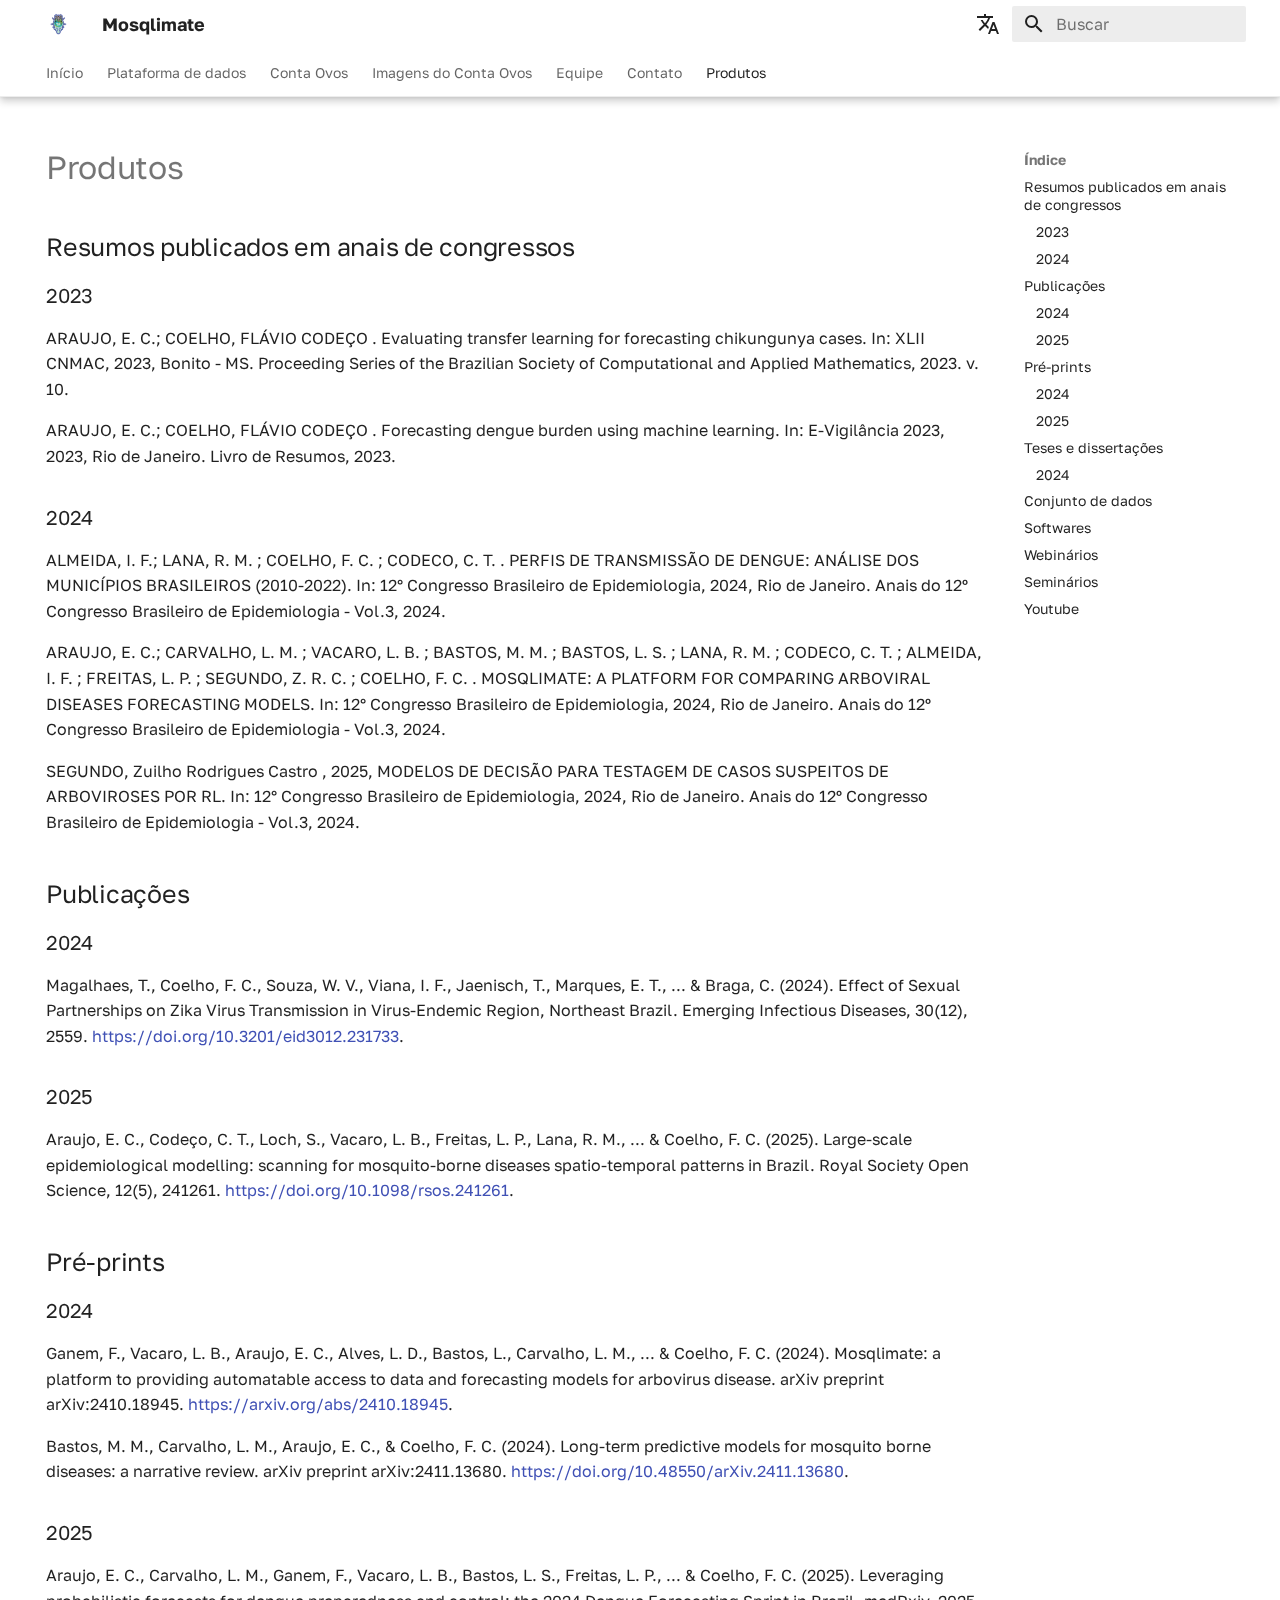
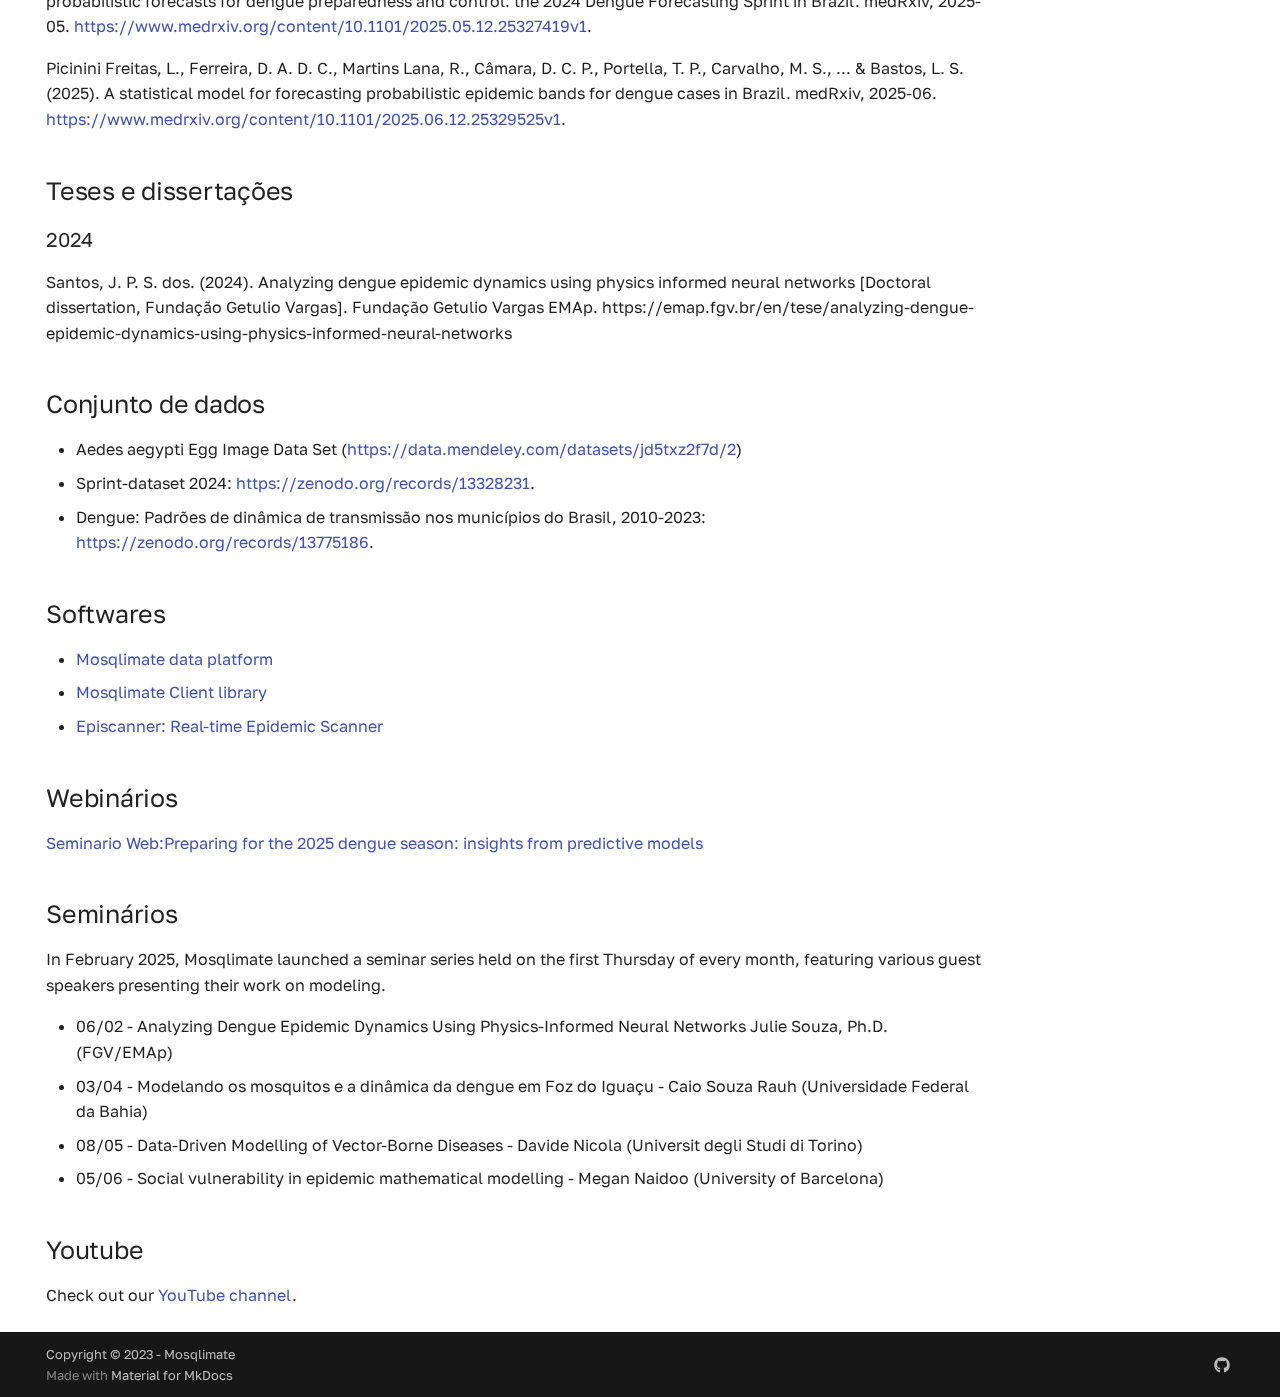
<file: pt/products/index.html>
<!doctype html>
<html lang="pt" class="no-js">
  <head>
    
      <meta charset="utf-8">
      <meta name="viewport" content="width=device-width,initial-scale=1">
      
      
      
      
        <link rel="prev" href="../team/">
      
      
      
      <link rel="icon" href="../../assets/img/favicon.ico">
      <meta name="generator" content="mkdocs-1.6.1, mkdocs-material-9.6.16">
    
    
      
        <title>Produtos - Mosqlimate</title>
      
    
    
      <link rel="stylesheet" href="../../assets/stylesheets/main.7e37652d.min.css">
      
        
        <link rel="stylesheet" href="../../assets/stylesheets/palette.06af60db.min.css">
      
      


    
    
      
    
    
      
        
        
        <link rel="preconnect" href="https://fonts.gstatic.com" crossorigin>
        <link rel="stylesheet" href="https://fonts.googleapis.com/css?family=Golos+Text:300,300i,400,400i,700,700i%7CUbuntu:400,400i,700,700i&display=fallback">
        <style>:root{--md-text-font:"Golos Text";--md-code-font:"Ubuntu"}</style>
      
    
    
      <link rel="stylesheet" href="../../vendors/neoteroi-mkdocs.css">
    
      <link rel="stylesheet" href="../../vendors/neoteroi-cards.css">
    
      <link rel="stylesheet" href="../../css/custom.css">
    
    <script>__md_scope=new URL("../..",location),__md_hash=e=>[...e].reduce(((e,_)=>(e<<5)-e+_.charCodeAt(0)),0),__md_get=(e,_=localStorage,t=__md_scope)=>JSON.parse(_.getItem(t.pathname+"."+e)),__md_set=(e,_,t=localStorage,a=__md_scope)=>{try{t.setItem(a.pathname+"."+e,JSON.stringify(_))}catch(e){}}</script>
    
      

    
    
    
  </head>
  
  
    
    
    
    
    
    <body dir="ltr" data-md-color-scheme="default" data-md-color-primary="white" data-md-color-accent="green">
  
    
    <input class="md-toggle" data-md-toggle="drawer" type="checkbox" id="__drawer" autocomplete="off">
    <input class="md-toggle" data-md-toggle="search" type="checkbox" id="__search" autocomplete="off">
    <label class="md-overlay" for="__drawer"></label>
    <div data-md-component="skip">
      
        
        <a href="#resumos-publicados-em-anais-de-congressos" class="md-skip">
          Ir para o conteúdo
        </a>
      
    </div>
    <div data-md-component="announce">
      
    </div>
    
    
      

  

<header class="md-header md-header--shadow md-header--lifted" data-md-component="header">
  <nav class="md-header__inner md-grid" aria-label="Cabeçalho">
    <a href="../" title="Mosqlimate" class="md-header__button md-logo" aria-label="Mosqlimate" data-md-component="logo">
      
  <img src="../../assets/img/logo-medium.png" alt="logo">

    </a>
    <label class="md-header__button md-icon" for="__drawer">
      
      <svg xmlns="http://www.w3.org/2000/svg" viewBox="0 0 24 24"><path d="M3 6h18v2H3zm0 5h18v2H3zm0 5h18v2H3z"/></svg>
    </label>
    <div class="md-header__title" data-md-component="header-title">
      <div class="md-header__ellipsis">
        <div class="md-header__topic">
          <span class="md-ellipsis">
            Mosqlimate
          </span>
        </div>
        <div class="md-header__topic" data-md-component="header-topic">
          <span class="md-ellipsis">
            
              Produtos
            
          </span>
        </div>
      </div>
    </div>
    
      
    
    
    
      <div class="md-header__option">
  <div class="md-select">
    
    <button class="md-header__button md-icon" aria-label="Selecione o idioma">
      <svg xmlns="http://www.w3.org/2000/svg" viewBox="0 0 24 24"><path d="m12.87 15.07-2.54-2.51.03-.03A17.5 17.5 0 0 0 14.07 6H17V4h-7V2H8v2H1v2h11.17C11.5 7.92 10.44 9.75 9 11.35 8.07 10.32 7.3 9.19 6.69 8h-2c.73 1.63 1.73 3.17 2.98 4.56l-5.09 5.02L4 19l5-5 3.11 3.11zM18.5 10h-2L12 22h2l1.12-3h4.75L21 22h2zm-2.62 7 1.62-4.33L19.12 17z"/></svg>
    </button>
    <div class="md-select__inner">
      <ul class="md-select__list">
        
          <li class="md-select__item">
            <a href="../../products/" hreflang="en" class="md-select__link">
              English
            </a>
          </li>
        
          <li class="md-select__item">
            <a href="./" hreflang="pt" class="md-select__link">
              Português
            </a>
          </li>
        
      </ul>
    </div>
  </div>
</div>
    
    
      
      
        <label class="md-header__button md-icon" for="__search">
          
          <svg xmlns="http://www.w3.org/2000/svg" viewBox="0 0 24 24"><path d="M9.5 3A6.5 6.5 0 0 1 16 9.5c0 1.61-.59 3.09-1.56 4.23l.27.27h.79l5 5-1.5 1.5-5-5v-.79l-.27-.27A6.52 6.52 0 0 1 9.5 16 6.5 6.5 0 0 1 3 9.5 6.5 6.5 0 0 1 9.5 3m0 2C7 5 5 7 5 9.5S7 14 9.5 14 14 12 14 9.5 12 5 9.5 5"/></svg>
        </label>
        <div class="md-search" data-md-component="search" role="dialog">
  <label class="md-search__overlay" for="__search"></label>
  <div class="md-search__inner" role="search">
    <form class="md-search__form" name="search">
      <input type="text" class="md-search__input" name="query" aria-label="Buscar" placeholder="Buscar" autocapitalize="off" autocorrect="off" autocomplete="off" spellcheck="false" data-md-component="search-query" required>
      <label class="md-search__icon md-icon" for="__search">
        
        <svg xmlns="http://www.w3.org/2000/svg" viewBox="0 0 24 24"><path d="M9.5 3A6.5 6.5 0 0 1 16 9.5c0 1.61-.59 3.09-1.56 4.23l.27.27h.79l5 5-1.5 1.5-5-5v-.79l-.27-.27A6.52 6.52 0 0 1 9.5 16 6.5 6.5 0 0 1 3 9.5 6.5 6.5 0 0 1 9.5 3m0 2C7 5 5 7 5 9.5S7 14 9.5 14 14 12 14 9.5 12 5 9.5 5"/></svg>
        
        <svg xmlns="http://www.w3.org/2000/svg" viewBox="0 0 24 24"><path d="M20 11v2H8l5.5 5.5-1.42 1.42L4.16 12l7.92-7.92L13.5 5.5 8 11z"/></svg>
      </label>
      <nav class="md-search__options" aria-label="Pesquisar">
        
        <button type="reset" class="md-search__icon md-icon" title="Limpar" aria-label="Limpar" tabindex="-1">
          
          <svg xmlns="http://www.w3.org/2000/svg" viewBox="0 0 24 24"><path d="M19 6.41 17.59 5 12 10.59 6.41 5 5 6.41 10.59 12 5 17.59 6.41 19 12 13.41 17.59 19 19 17.59 13.41 12z"/></svg>
        </button>
      </nav>
      
    </form>
    <div class="md-search__output">
      <div class="md-search__scrollwrap" tabindex="0" data-md-scrollfix>
        <div class="md-search-result" data-md-component="search-result">
          <div class="md-search-result__meta">
            Inicializando a pesquisa
          </div>
          <ol class="md-search-result__list" role="presentation"></ol>
        </div>
      </div>
    </div>
  </div>
</div>
      
    
    
  </nav>
  
    
      
<nav class="md-tabs" aria-label="Abas" data-md-component="tabs">
  <div class="md-grid">
    <ul class="md-tabs__list">
      
        
  
  
  
  
    <li class="md-tabs__item">
      <a href="../" class="md-tabs__link">
        
  
  
    
  
  Início

      </a>
    </li>
  

      
        
  
  
  
  
    <li class="md-tabs__item">
      <a href="http://api.mosqlimate.org" class="md-tabs__link">
        
  
  
    
  
  Plataforma de dados

      </a>
    </li>
  

      
        
  
  
  
  
    <li class="md-tabs__item">
      <a href="https://contaovos.dengue.mat.br/pt-br/" class="md-tabs__link">
        
  
  
    
  
  Conta Ovos

      </a>
    </li>
  

      
        
  
  
  
  
    <li class="md-tabs__item">
      <a href="../egg-dataset/" class="md-tabs__link">
        
  
  
    
  
  Imagens do Conta Ovos

      </a>
    </li>
  

      
        
  
  
  
  
    <li class="md-tabs__item">
      <a href="../team/" class="md-tabs__link">
        
  
  
    
  
  Equipe

      </a>
    </li>
  

      
        
  
  
  
  
    <li class="md-tabs__item">
      <a href="../../index.html#contact" class="md-tabs__link">
        
  
  
    
  
  Contato

      </a>
    </li>
  

      
        
  
  
  
    
  
  
    <li class="md-tabs__item md-tabs__item--active">
      <a href="./" class="md-tabs__link">
        
  
  
    
  
  Produtos

      </a>
    </li>
  

      
    </ul>
  </div>
</nav>
    
  
</header>
    
    <div class="md-container" data-md-component="container">
      
      
        
      
      <main class="md-main" data-md-component="main">
        <div class="md-main__inner md-grid">
          
            
              
                
              
              <div class="md-sidebar md-sidebar--primary" data-md-component="sidebar" data-md-type="navigation" hidden>
                <div class="md-sidebar__scrollwrap">
                  <div class="md-sidebar__inner">
                    


  


<nav class="md-nav md-nav--primary md-nav--lifted" aria-label="Navegação" data-md-level="0">
  <label class="md-nav__title" for="__drawer">
    <a href="../" title="Mosqlimate" class="md-nav__button md-logo" aria-label="Mosqlimate" data-md-component="logo">
      
  <img src="../../assets/img/logo-medium.png" alt="logo">

    </a>
    Mosqlimate
  </label>
  
  <ul class="md-nav__list" data-md-scrollfix>
    
      
      
  
  
  
  
    <li class="md-nav__item">
      <a href="../" class="md-nav__link">
        
  
  
  <span class="md-ellipsis">
    Início
    
  </span>
  

      </a>
    </li>
  

    
      
      
  
  
  
  
    <li class="md-nav__item">
      <a href="http://api.mosqlimate.org" class="md-nav__link">
        
  
  
  <span class="md-ellipsis">
    Plataforma de dados
    
  </span>
  

      </a>
    </li>
  

    
      
      
  
  
  
  
    <li class="md-nav__item">
      <a href="https://contaovos.dengue.mat.br/pt-br/" class="md-nav__link">
        
  
  
  <span class="md-ellipsis">
    Conta Ovos
    
  </span>
  

      </a>
    </li>
  

    
      
      
  
  
  
  
    <li class="md-nav__item">
      <a href="../egg-dataset/" class="md-nav__link">
        
  
  
  <span class="md-ellipsis">
    Imagens do Conta Ovos
    
  </span>
  

      </a>
    </li>
  

    
      
      
  
  
  
  
    <li class="md-nav__item">
      <a href="../team/" class="md-nav__link">
        
  
  
  <span class="md-ellipsis">
    Equipe
    
  </span>
  

      </a>
    </li>
  

    
      
      
  
  
  
  
    <li class="md-nav__item">
      <a href="../../index.html#contact" class="md-nav__link">
        
  
  
  <span class="md-ellipsis">
    Contato
    
  </span>
  

      </a>
    </li>
  

    
      
      
  
  
    
  
  
  
    <li class="md-nav__item md-nav__item--active">
      
      <input class="md-nav__toggle md-toggle" type="checkbox" id="__toc">
      
      
      
        <label class="md-nav__link md-nav__link--active" for="__toc">
          
  
  
  <span class="md-ellipsis">
    Produtos
    
  </span>
  

          <span class="md-nav__icon md-icon"></span>
        </label>
      
      <a href="./" class="md-nav__link md-nav__link--active">
        
  
  
  <span class="md-ellipsis">
    Produtos
    
  </span>
  

      </a>
      
        

<nav class="md-nav md-nav--secondary" aria-label="Índice">
  
  
  
  
    <label class="md-nav__title" for="__toc">
      <span class="md-nav__icon md-icon"></span>
      Índice
    </label>
    <ul class="md-nav__list" data-md-component="toc" data-md-scrollfix>
      
        <li class="md-nav__item">
  <a href="#resumos-publicados-em-anais-de-congressos" class="md-nav__link">
    <span class="md-ellipsis">
      Resumos publicados em anais de congressos
    </span>
  </a>
  
    <nav class="md-nav" aria-label="Resumos publicados em anais de congressos">
      <ul class="md-nav__list">
        
          <li class="md-nav__item">
  <a href="#2023" class="md-nav__link">
    <span class="md-ellipsis">
      2023
    </span>
  </a>
  
</li>
        
          <li class="md-nav__item">
  <a href="#2024" class="md-nav__link">
    <span class="md-ellipsis">
      2024
    </span>
  </a>
  
</li>
        
      </ul>
    </nav>
  
</li>
      
        <li class="md-nav__item">
  <a href="#publicacoes" class="md-nav__link">
    <span class="md-ellipsis">
      Publicações
    </span>
  </a>
  
    <nav class="md-nav" aria-label="Publicações">
      <ul class="md-nav__list">
        
          <li class="md-nav__item">
  <a href="#2024_1" class="md-nav__link">
    <span class="md-ellipsis">
      2024
    </span>
  </a>
  
</li>
        
          <li class="md-nav__item">
  <a href="#2025" class="md-nav__link">
    <span class="md-ellipsis">
      2025
    </span>
  </a>
  
</li>
        
      </ul>
    </nav>
  
</li>
      
        <li class="md-nav__item">
  <a href="#pre-prints" class="md-nav__link">
    <span class="md-ellipsis">
      Pré-prints
    </span>
  </a>
  
    <nav class="md-nav" aria-label="Pré-prints">
      <ul class="md-nav__list">
        
          <li class="md-nav__item">
  <a href="#2024_2" class="md-nav__link">
    <span class="md-ellipsis">
      2024
    </span>
  </a>
  
</li>
        
          <li class="md-nav__item">
  <a href="#2025_1" class="md-nav__link">
    <span class="md-ellipsis">
      2025
    </span>
  </a>
  
</li>
        
      </ul>
    </nav>
  
</li>
      
        <li class="md-nav__item">
  <a href="#teses-e-dissertacoes" class="md-nav__link">
    <span class="md-ellipsis">
      Teses e dissertações
    </span>
  </a>
  
    <nav class="md-nav" aria-label="Teses e dissertações">
      <ul class="md-nav__list">
        
          <li class="md-nav__item">
  <a href="#2024_3" class="md-nav__link">
    <span class="md-ellipsis">
      2024
    </span>
  </a>
  
</li>
        
      </ul>
    </nav>
  
</li>
      
        <li class="md-nav__item">
  <a href="#conjunto-de-dados" class="md-nav__link">
    <span class="md-ellipsis">
      Conjunto de dados
    </span>
  </a>
  
</li>
      
        <li class="md-nav__item">
  <a href="#softwares" class="md-nav__link">
    <span class="md-ellipsis">
      Softwares
    </span>
  </a>
  
</li>
      
        <li class="md-nav__item">
  <a href="#webinarios" class="md-nav__link">
    <span class="md-ellipsis">
      Webinários
    </span>
  </a>
  
</li>
      
        <li class="md-nav__item">
  <a href="#seminarios" class="md-nav__link">
    <span class="md-ellipsis">
      Seminários
    </span>
  </a>
  
</li>
      
        <li class="md-nav__item">
  <a href="#youtube" class="md-nav__link">
    <span class="md-ellipsis">
      Youtube
    </span>
  </a>
  
</li>
      
    </ul>
  
</nav>
      
    </li>
  

    
  </ul>
</nav>
                  </div>
                </div>
              </div>
            
            
              
                
              
              <div class="md-sidebar md-sidebar--secondary" data-md-component="sidebar" data-md-type="toc" >
                <div class="md-sidebar__scrollwrap">
                  <div class="md-sidebar__inner">
                    

<nav class="md-nav md-nav--secondary" aria-label="Índice">
  
  
  
  
    <label class="md-nav__title" for="__toc">
      <span class="md-nav__icon md-icon"></span>
      Índice
    </label>
    <ul class="md-nav__list" data-md-component="toc" data-md-scrollfix>
      
        <li class="md-nav__item">
  <a href="#resumos-publicados-em-anais-de-congressos" class="md-nav__link">
    <span class="md-ellipsis">
      Resumos publicados em anais de congressos
    </span>
  </a>
  
    <nav class="md-nav" aria-label="Resumos publicados em anais de congressos">
      <ul class="md-nav__list">
        
          <li class="md-nav__item">
  <a href="#2023" class="md-nav__link">
    <span class="md-ellipsis">
      2023
    </span>
  </a>
  
</li>
        
          <li class="md-nav__item">
  <a href="#2024" class="md-nav__link">
    <span class="md-ellipsis">
      2024
    </span>
  </a>
  
</li>
        
      </ul>
    </nav>
  
</li>
      
        <li class="md-nav__item">
  <a href="#publicacoes" class="md-nav__link">
    <span class="md-ellipsis">
      Publicações
    </span>
  </a>
  
    <nav class="md-nav" aria-label="Publicações">
      <ul class="md-nav__list">
        
          <li class="md-nav__item">
  <a href="#2024_1" class="md-nav__link">
    <span class="md-ellipsis">
      2024
    </span>
  </a>
  
</li>
        
          <li class="md-nav__item">
  <a href="#2025" class="md-nav__link">
    <span class="md-ellipsis">
      2025
    </span>
  </a>
  
</li>
        
      </ul>
    </nav>
  
</li>
      
        <li class="md-nav__item">
  <a href="#pre-prints" class="md-nav__link">
    <span class="md-ellipsis">
      Pré-prints
    </span>
  </a>
  
    <nav class="md-nav" aria-label="Pré-prints">
      <ul class="md-nav__list">
        
          <li class="md-nav__item">
  <a href="#2024_2" class="md-nav__link">
    <span class="md-ellipsis">
      2024
    </span>
  </a>
  
</li>
        
          <li class="md-nav__item">
  <a href="#2025_1" class="md-nav__link">
    <span class="md-ellipsis">
      2025
    </span>
  </a>
  
</li>
        
      </ul>
    </nav>
  
</li>
      
        <li class="md-nav__item">
  <a href="#teses-e-dissertacoes" class="md-nav__link">
    <span class="md-ellipsis">
      Teses e dissertações
    </span>
  </a>
  
    <nav class="md-nav" aria-label="Teses e dissertações">
      <ul class="md-nav__list">
        
          <li class="md-nav__item">
  <a href="#2024_3" class="md-nav__link">
    <span class="md-ellipsis">
      2024
    </span>
  </a>
  
</li>
        
      </ul>
    </nav>
  
</li>
      
        <li class="md-nav__item">
  <a href="#conjunto-de-dados" class="md-nav__link">
    <span class="md-ellipsis">
      Conjunto de dados
    </span>
  </a>
  
</li>
      
        <li class="md-nav__item">
  <a href="#softwares" class="md-nav__link">
    <span class="md-ellipsis">
      Softwares
    </span>
  </a>
  
</li>
      
        <li class="md-nav__item">
  <a href="#webinarios" class="md-nav__link">
    <span class="md-ellipsis">
      Webinários
    </span>
  </a>
  
</li>
      
        <li class="md-nav__item">
  <a href="#seminarios" class="md-nav__link">
    <span class="md-ellipsis">
      Seminários
    </span>
  </a>
  
</li>
      
        <li class="md-nav__item">
  <a href="#youtube" class="md-nav__link">
    <span class="md-ellipsis">
      Youtube
    </span>
  </a>
  
</li>
      
    </ul>
  
</nav>
                  </div>
                </div>
              </div>
            
          
          
            <div class="md-content" data-md-component="content">
              <article class="md-content__inner md-typeset">
                
                  
  




  <h1>Produtos</h1>

<h2 id="resumos-publicados-em-anais-de-congressos">Resumos publicados em anais de congressos</h2>
<h3 id="2023">2023</h3>
<p>ARAUJO, E. C.; COELHO, FLÁVIO CODEÇO . Evaluating transfer learning for forecasting chikungunya cases. In: XLII CNMAC, 2023, Bonito - MS. Proceeding Series of the Brazilian Society of Computational and Applied Mathematics, 2023. v. 10.</p>
<p>ARAUJO, E. C.; COELHO, FLÁVIO CODEÇO . Forecasting dengue burden using machine learning. In: E-Vigilância 2023, 2023, Rio de Janeiro. Livro de Resumos, 2023.</p>
<h3 id="2024">2024</h3>
<p>ALMEIDA, I. F.; LANA, R. M. ; COELHO, F. C. ; CODECO, C. T. . PERFIS DE TRANSMISSÃO DE DENGUE: ANÁLISE DOS MUNICÍPIOS BRASILEIROS (2010-2022). In: 12° Congresso Brasileiro de Epidemiologia, 2024, Rio de Janeiro. Anais do 12º Congresso Brasileiro de Epidemiologia - Vol.3, 2024.</p>
<p>ARAUJO, E. C.; CARVALHO, L. M. ; VACARO, L. B. ; BASTOS, M. M. ; BASTOS, L. S. ; LANA, R. M. ; CODECO, C. T. ; ALMEIDA, I. F. ; FREITAS, L. P. ; SEGUNDO, Z. R. C. ; COELHO, F. C. . MOSQLIMATE: A PLATFORM FOR COMPARING ARBOVIRAL DISEASES FORECASTING MODELS. In: 12° Congresso Brasileiro de Epidemiologia, 2024, Rio de Janeiro. Anais do 12º Congresso Brasileiro de Epidemiologia - Vol.3, 2024.</p>
<p>SEGUNDO, Zuilho Rodrigues Castro , 2025, MODELOS DE DECISÃO PARA TESTAGEM DE CASOS SUSPEITOS DE ARBOVIROSES POR RL. In: 12° Congresso Brasileiro de Epidemiologia, 2024, Rio de Janeiro. Anais do 12º Congresso Brasileiro de Epidemiologia - Vol.3, 2024.</p>
<h2 id="publicacoes">Publicações</h2>
<h3 id="2024_1">2024</h3>
<p>Magalhaes, T., Coelho, F. C., Souza, W. V., Viana, I. F., Jaenisch, T., Marques, E. T., ... &amp; Braga, C. (2024). Effect of Sexual Partnerships on Zika Virus Transmission in Virus-Endemic Region, Northeast Brazil. Emerging Infectious Diseases, 30(12), 2559. <a href="https://doi.org/10.3201/eid3012.231733">https://doi.org/10.3201/eid3012.231733</a>.</p>
<h3 id="2025">2025</h3>
<p>Araujo, E. C., Codeço, C. T., Loch, S., Vacaro, L. B., Freitas, L. P., Lana, R. M., ... &amp; Coelho, F. C. (2025). Large-scale epidemiological modelling: scanning for mosquito-borne diseases spatio-temporal patterns in Brazil. Royal Society Open Science, 12(5), 241261. <a href="https://doi.org/10.1098/rsos.241261">https://doi.org/10.1098/rsos.241261</a>.</p>
<h2 id="pre-prints">Pré-prints</h2>
<h3 id="2024_2">2024</h3>
<p>Ganem, F., Vacaro, L. B., Araujo, E. C., Alves, L. D., Bastos, L., Carvalho, L. M., ... &amp; Coelho, F. C. (2024). Mosqlimate: a platform to providing automatable access to data and forecasting models for arbovirus disease. arXiv preprint arXiv:2410.18945. <a href="https://arxiv.org/abs/2410.18945">https://arxiv.org/abs/2410.18945</a>.</p>
<p>Bastos, M. M., Carvalho, L. M., Araujo, E. C., &amp; Coelho, F. C. (2024). Long-term predictive models for mosquito borne diseases: a narrative review. arXiv preprint arXiv:2411.13680. <a href="https://doi.org/10.48550/arXiv.2411.13680">https://doi.org/10.48550/arXiv.2411.13680</a>.</p>
<h3 id="2025_1">2025</h3>
<p>Araujo, E. C., Carvalho, L. M., Ganem, F., Vacaro, L. B., Bastos, L. S., Freitas, L. P., ... &amp; Coelho, F. C. (2025). Leveraging probabilistic forecasts for dengue preparedness and control: the 2024 Dengue Forecasting Sprint in Brazil. medRxiv, 2025-05. <a href="https://www.medrxiv.org/content/10.1101/2025.05.12.25327419v1">https://www.medrxiv.org/content/10.1101/2025.05.12.25327419v1</a>.</p>
<p>Picinini Freitas, L., Ferreira, D. A. D. C., Martins Lana, R., Câmara, D. C. P., Portella, T. P., Carvalho, M. S., ... &amp; Bastos, L. S. (2025). A statistical model for forecasting probabilistic epidemic bands for dengue cases in Brazil. medRxiv, 2025-06. <a href="https://www.medrxiv.org/content/10.1101/2025.06.12.25329525v1">https://www.medrxiv.org/content/10.1101/2025.06.12.25329525v1</a>.</p>
<h2 id="teses-e-dissertacoes">Teses e dissertações</h2>
<h3 id="2024_3">2024</h3>
<p>Santos, J. P. S. dos. (2024). Analyzing dengue epidemic dynamics using physics informed neural networks [Doctoral dissertation, Fundação Getulio Vargas]. Fundação Getulio Vargas EMAp. https://emap.fgv.br/en/tese/analyzing-dengue-epidemic-dynamics-using-physics-informed-neural-networks</p>
<h2 id="conjunto-de-dados">Conjunto de dados</h2>
<ul>
<li>Aedes aegypti Egg Image Data Set (<a href="https://data.mendeley.com/datasets/jd5txz2f7d/2">https://data.mendeley.com/datasets/jd5txz2f7d/2</a>)</li>
<li>Sprint-dataset 2024: <a href="https://zenodo.org/records/13328231">https://zenodo.org/records/13328231</a>.</li>
<li>Dengue: Padrões de dinâmica de transmissão nos municípios do Brasil, 2010-2023: <a href="https://zenodo.org/records/13775186">https://zenodo.org/records/13775186</a>.</li>
</ul>
<h2 id="softwares">Softwares</h2>
<ul>
<li><a href="https://api.mosqlimate.org/">Mosqlimate data platform</a></li>
<li><a href="https://zenodo.org/records/15270486">Mosqlimate Client library</a></li>
<li><a href="https://info.dengue.mat.br/epi-scanner/">Episcanner: Real-time Epidemic Scanner</a> </li>
</ul>
<h2 id="webinarios">Webinários</h2>
<p><a href="https://lac.tghn.org/actividades-y-eventos/webinarios-lac/dengue-predictive-models/">Seminario Web:Preparing for the 2025 dengue season: insights from predictive models</a></p>
<h2 id="seminarios">Seminários</h2>
<p>In February 2025, Mosqlimate launched a seminar series held on the first Thursday of every month, featuring various guest speakers presenting their work on modeling.</p>
<ul>
<li>06/02 - Analyzing Dengue Epidemic Dynamics Using Physics-Informed Neural Networks Julie Souza, Ph.D. (FGV/EMAp)</li>
<li>03/04 - Modelando os mosquitos e a dinâmica da dengue em Foz do Iguaçu - Caio Souza Rauh (Universidade Federal da Bahia)</li>
<li>08/05 - Data-Driven Modelling of Vector-Borne Diseases - Davide Nicola (Universit degli Studi di Torino)</li>
<li>05/06 - Social vulnerability in epidemic mathematical modelling - Megan Naidoo (University of Barcelona)</li>
</ul>
<h2 id="youtube">Youtube</h2>
<p>Check out our <a href="https://www.youtube.com/@Mosqlimate">YouTube channel</a>.</p>







  
  




  



                
              </article>
            </div>
          
          
<script>var target=document.getElementById(location.hash.slice(1));target&&target.name&&(target.checked=target.name.startsWith("__tabbed_"))</script>
        </div>
        
      </main>
      
        <footer class="md-footer">
  
  <div class="md-footer-meta md-typeset">
    <div class="md-footer-meta__inner md-grid">
      <div class="md-copyright">
  
    <div class="md-copyright__highlight">
      Copyright &copy; 2023 -  Mosqlimate
    </div>
  
  
    Made with
    <a href="https://squidfunk.github.io/mkdocs-material/" target="_blank" rel="noopener">
      Material for MkDocs
    </a>
  
</div>
      
        <div class="md-social">
  
    
    
    
    
    <a href="https://github.com/Mosqlimate-project/" target="_blank" rel="noopener" title="Mosqlimate Project" class="md-social__link">
      <svg xmlns="http://www.w3.org/2000/svg" viewBox="0 0 512 512"><!--! Font Awesome Free 7.0.0 by @fontawesome - https://fontawesome.com License - https://fontawesome.com/license/free (Icons: CC BY 4.0, Fonts: SIL OFL 1.1, Code: MIT License) Copyright 2025 Fonticons, Inc.--><path fill="currentColor" d="M173.9 397.4c0 2-2.3 3.6-5.2 3.6-3.3.3-5.6-1.3-5.6-3.6 0-2 2.3-3.6 5.2-3.6 3-.3 5.6 1.3 5.6 3.6m-31.1-4.5c-.7 2 1.3 4.3 4.3 4.9 2.6 1 5.6 0 6.2-2s-1.3-4.3-4.3-5.2c-2.6-.7-5.5.3-6.2 2.3m44.2-1.7c-2.9.7-4.9 2.6-4.6 4.9.3 2 2.9 3.3 5.9 2.6 2.9-.7 4.9-2.6 4.6-4.6-.3-1.9-3-3.2-5.9-2.9M252.8 8C114.1 8 8 113.3 8 252c0 110.9 69.8 205.8 169.5 239.2 12.8 2.3 17.3-5.6 17.3-12.1 0-6.2-.3-40.4-.3-61.4 0 0-70 15-84.7-29.8 0 0-11.4-29.1-27.8-36.6 0 0-22.9-15.7 1.6-15.4 0 0 24.9 2 38.6 25.8 21.9 38.6 58.6 27.5 72.9 20.9 2.3-16 8.8-27.1 16-33.7-55.9-6.2-112.3-14.3-112.3-110.5 0-27.5 7.6-41.3 23.6-58.9-2.6-6.5-11.1-33.3 2.6-67.9 20.9-6.5 69 27 69 27 20-5.6 41.5-8.5 62.8-8.5s42.8 2.9 62.8 8.5c0 0 48.1-33.6 69-27 13.7 34.7 5.2 61.4 2.6 67.9 16 17.7 25.8 31.5 25.8 58.9 0 96.5-58.9 104.2-114.8 110.5 9.2 7.9 17 22.9 17 46.4 0 33.7-.3 75.4-.3 83.6 0 6.5 4.6 14.4 17.3 12.1C436.2 457.8 504 362.9 504 252 504 113.3 391.5 8 252.8 8M105.2 352.9c-1.3 1-1 3.3.7 5.2 1.6 1.6 3.9 2.3 5.2 1 1.3-1 1-3.3-.7-5.2-1.6-1.6-3.9-2.3-5.2-1m-10.8-8.1c-.7 1.3.3 2.9 2.3 3.9 1.6 1 3.6.7 4.3-.7.7-1.3-.3-2.9-2.3-3.9-2-.6-3.6-.3-4.3.7m32.4 35.6c-1.6 1.3-1 4.3 1.3 6.2 2.3 2.3 5.2 2.6 6.5 1 1.3-1.3.7-4.3-1.3-6.2-2.2-2.3-5.2-2.6-6.5-1m-11.4-14.7c-1.6 1-1.6 3.6 0 5.9s4.3 3.3 5.6 2.3c1.6-1.3 1.6-3.9 0-6.2-1.4-2.3-4-3.3-5.6-2"/></svg>
    </a>
  
</div>
      
    </div>
  </div>
</footer>
      
    </div>
    <div class="md-dialog" data-md-component="dialog">
      <div class="md-dialog__inner md-typeset"></div>
    </div>
    
    
    
      
      <script id="__config" type="application/json">{"base": "../..", "features": ["tabs", "navigation.tabs", "navigation.tabs.sticky", "navigation.tracking", "navigation.instant", "navigation.instant.prefetch"], "search": "../../assets/javascripts/workers/search.d50fe291.min.js", "tags": null, "translations": {"clipboard.copied": "Copiado para \u00e1rea de transfer\u00eancia", "clipboard.copy": "Copiar para \u00e1rea de transfer\u00eancia", "search.result.more.one": "Mais 1 nesta p\u00e1gina", "search.result.more.other": "Mais # nesta p\u00e1gina", "search.result.none": "Nenhum resultado encontrado", "search.result.one": "1 resultado encontrado", "search.result.other": "# resultados encontrados", "search.result.placeholder": "Digite para iniciar a busca", "search.result.term.missing": "Ausente", "select.version": "Selecione a vers\u00e3o"}, "version": null}</script>
    
    
      <script src="../../assets/javascripts/bundle.50899def.min.js"></script>
      
    
  </body>
</html>
</file>
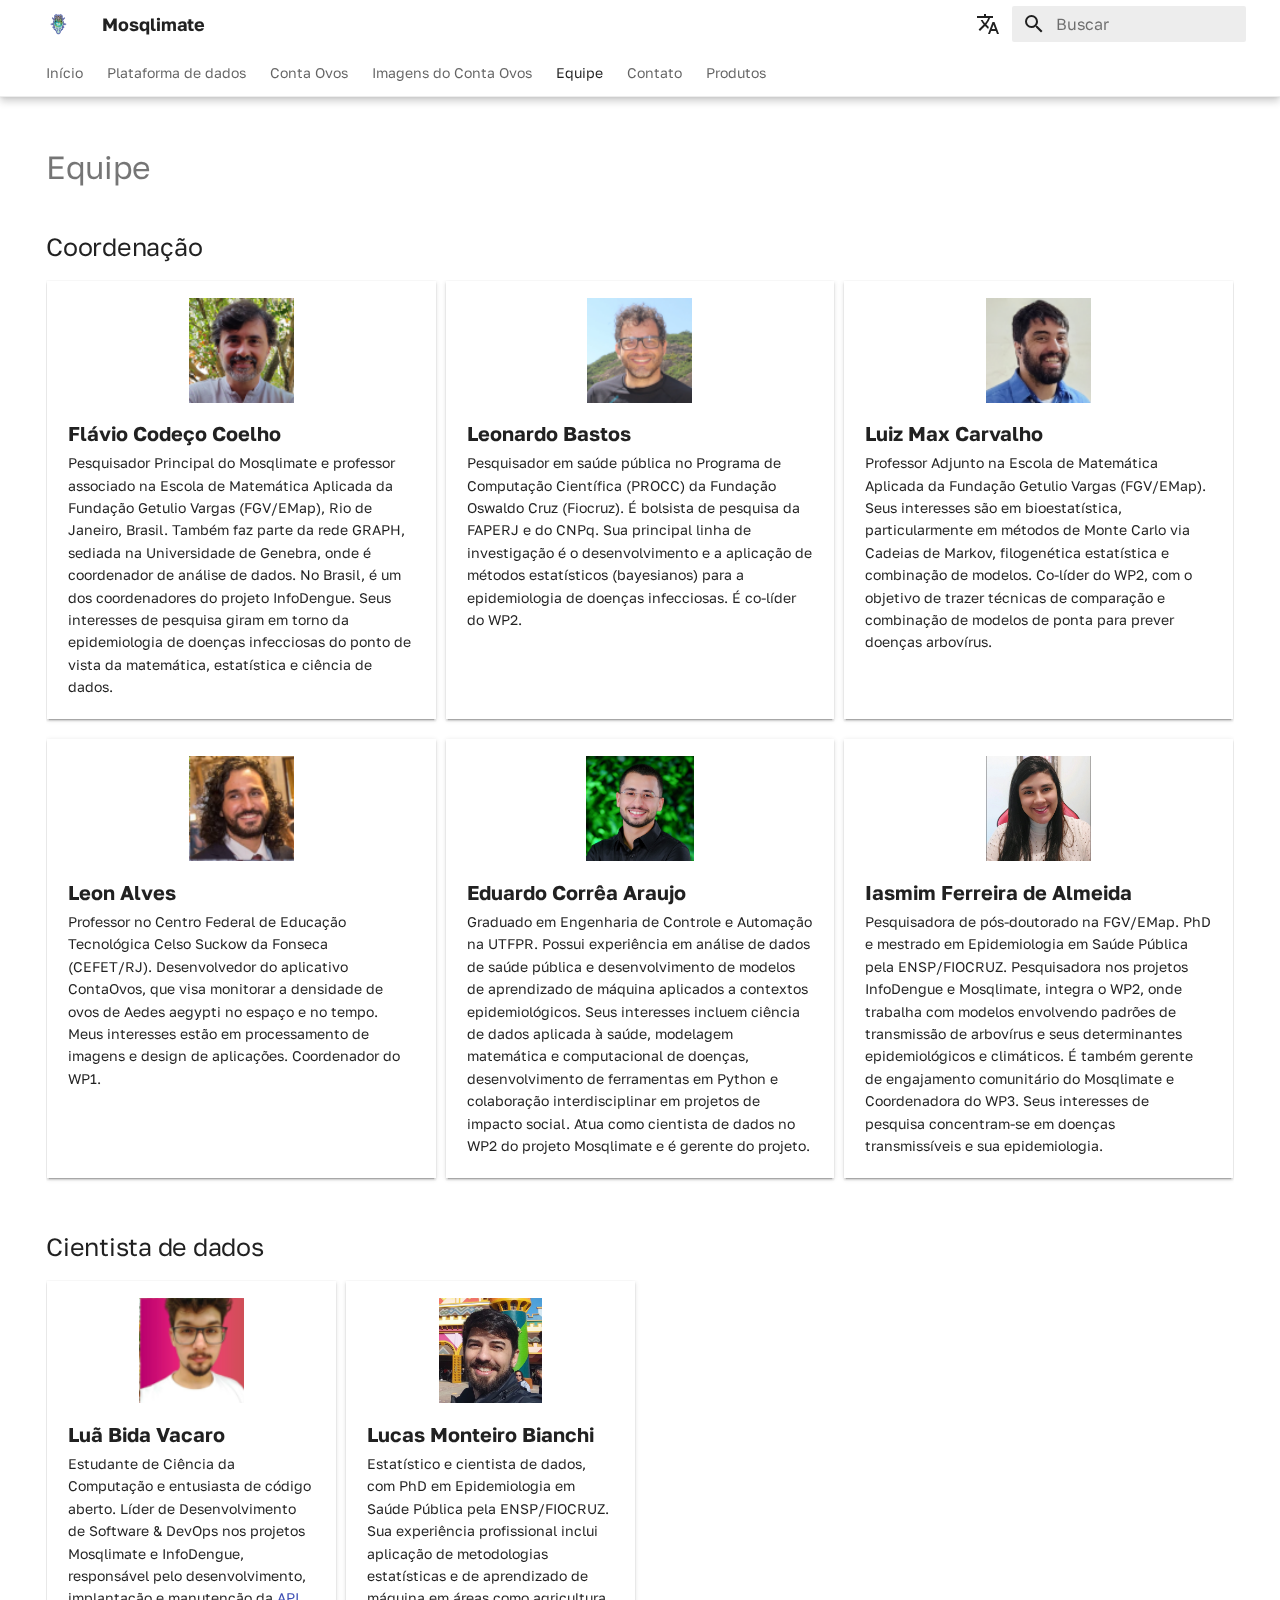
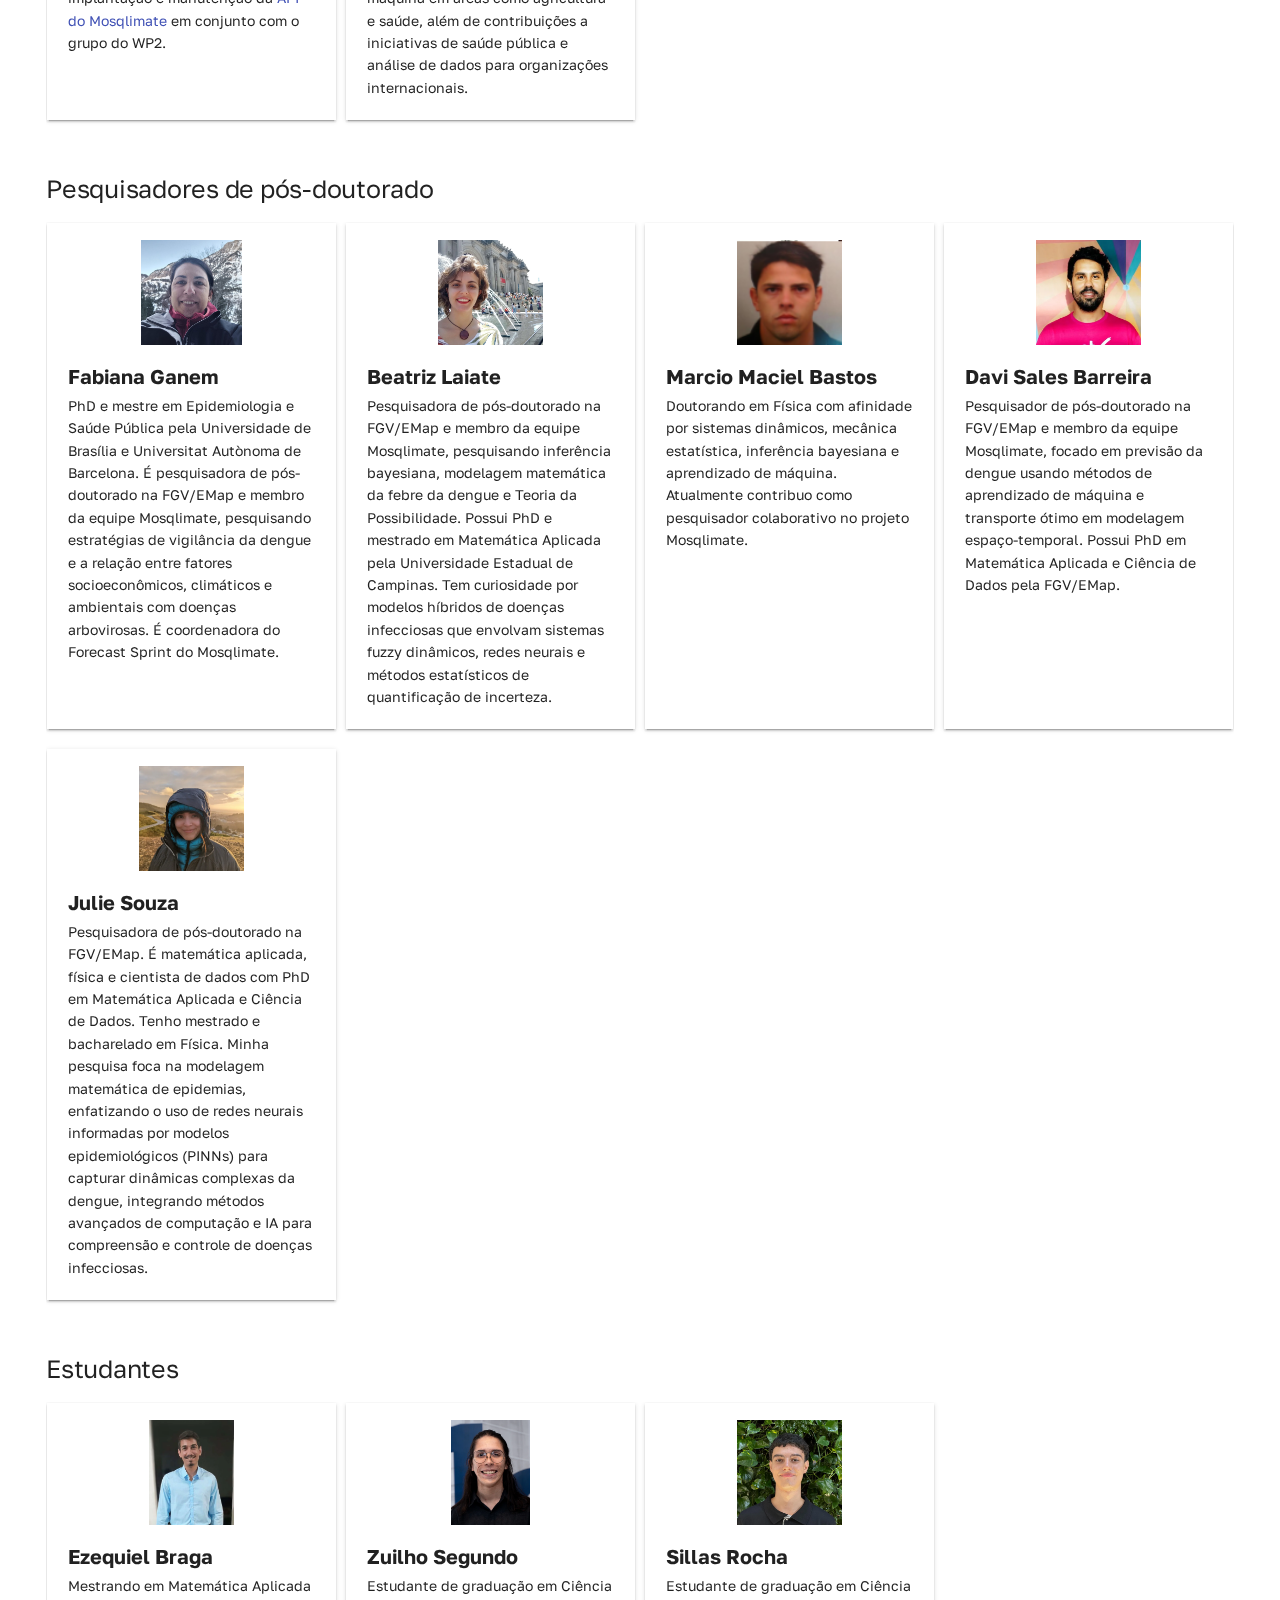
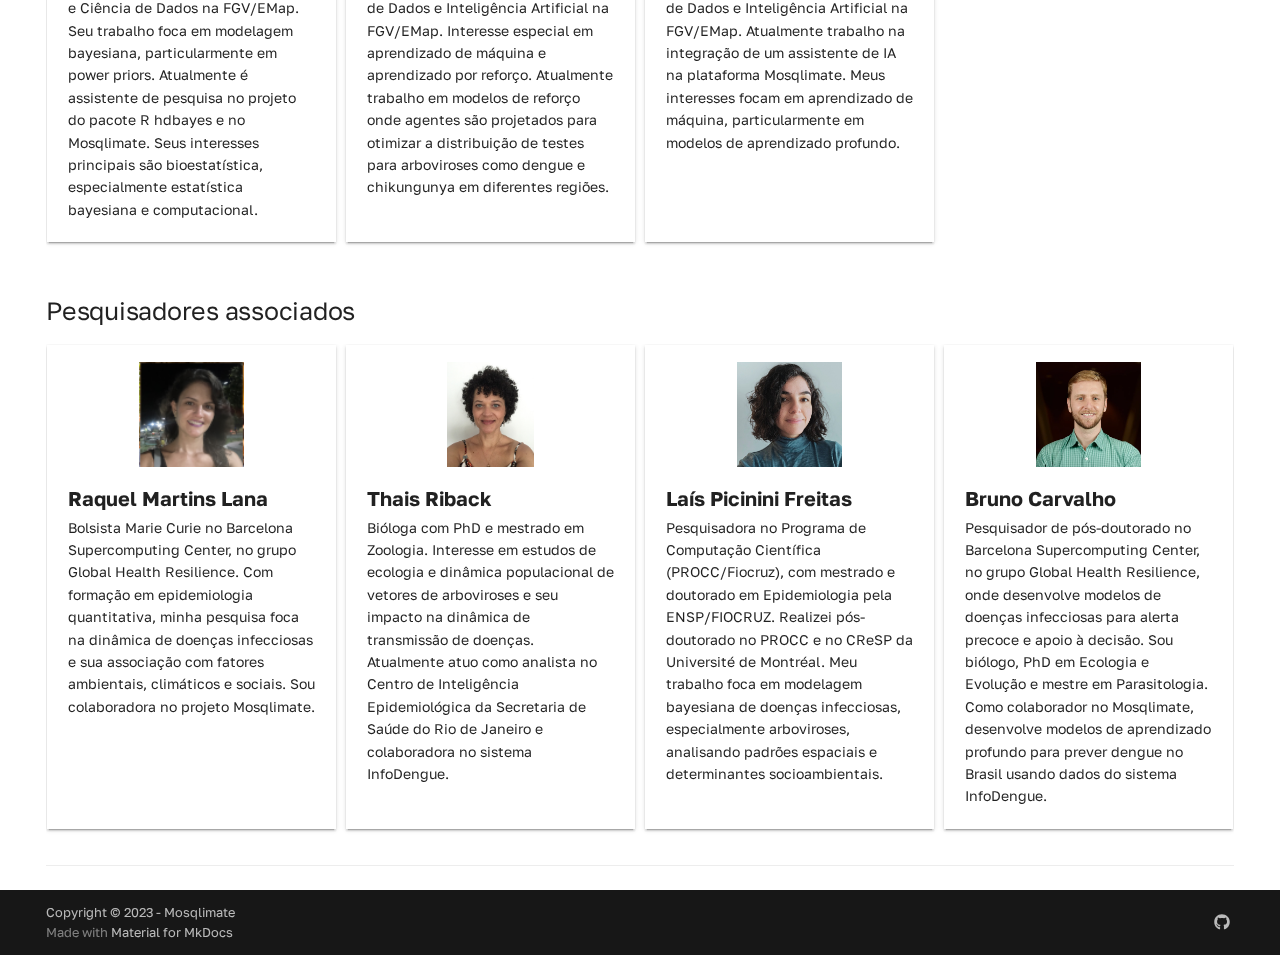
<file: pt/team/index.html>
<!doctype html>
<html lang="pt" class="no-js">
  <head>
    
      <meta charset="utf-8">
      <meta name="viewport" content="width=device-width,initial-scale=1">
      
      
      
      
        <link rel="prev" href="../egg-dataset/">
      
      
        <link rel="next" href="../products/">
      
      
      <link rel="icon" href="../../assets/img/favicon.ico">
      <meta name="generator" content="mkdocs-1.6.1, mkdocs-material-9.6.16">
    
    
      
        <title>Equipe - Mosqlimate</title>
      
    
    
      <link rel="stylesheet" href="../../assets/stylesheets/main.7e37652d.min.css">
      
        
        <link rel="stylesheet" href="../../assets/stylesheets/palette.06af60db.min.css">
      
      


    
    
      
    
    
      
        
        
        <link rel="preconnect" href="https://fonts.gstatic.com" crossorigin>
        <link rel="stylesheet" href="https://fonts.googleapis.com/css?family=Golos+Text:300,300i,400,400i,700,700i%7CUbuntu:400,400i,700,700i&display=fallback">
        <style>:root{--md-text-font:"Golos Text";--md-code-font:"Ubuntu"}</style>
      
    
    
      <link rel="stylesheet" href="../../vendors/neoteroi-mkdocs.css">
    
      <link rel="stylesheet" href="../../vendors/neoteroi-cards.css">
    
      <link rel="stylesheet" href="../../css/custom.css">
    
    <script>__md_scope=new URL("../..",location),__md_hash=e=>[...e].reduce(((e,_)=>(e<<5)-e+_.charCodeAt(0)),0),__md_get=(e,_=localStorage,t=__md_scope)=>JSON.parse(_.getItem(t.pathname+"."+e)),__md_set=(e,_,t=localStorage,a=__md_scope)=>{try{t.setItem(a.pathname+"."+e,JSON.stringify(_))}catch(e){}}</script>
    
      

    
    
    
  </head>
  
  
    
    
    
    
    
    <body dir="ltr" data-md-color-scheme="default" data-md-color-primary="white" data-md-color-accent="green">
  
    
    <input class="md-toggle" data-md-toggle="drawer" type="checkbox" id="__drawer" autocomplete="off">
    <input class="md-toggle" data-md-toggle="search" type="checkbox" id="__search" autocomplete="off">
    <label class="md-overlay" for="__drawer"></label>
    <div data-md-component="skip">
      
        
        <a href="#equipe" class="md-skip">
          Ir para o conteúdo
        </a>
      
    </div>
    <div data-md-component="announce">
      
    </div>
    
    
      

  

<header class="md-header md-header--shadow md-header--lifted" data-md-component="header">
  <nav class="md-header__inner md-grid" aria-label="Cabeçalho">
    <a href="../" title="Mosqlimate" class="md-header__button md-logo" aria-label="Mosqlimate" data-md-component="logo">
      
  <img src="../../assets/img/logo-medium.png" alt="logo">

    </a>
    <label class="md-header__button md-icon" for="__drawer">
      
      <svg xmlns="http://www.w3.org/2000/svg" viewBox="0 0 24 24"><path d="M3 6h18v2H3zm0 5h18v2H3zm0 5h18v2H3z"/></svg>
    </label>
    <div class="md-header__title" data-md-component="header-title">
      <div class="md-header__ellipsis">
        <div class="md-header__topic">
          <span class="md-ellipsis">
            Mosqlimate
          </span>
        </div>
        <div class="md-header__topic" data-md-component="header-topic">
          <span class="md-ellipsis">
            
              Equipe
            
          </span>
        </div>
      </div>
    </div>
    
      
    
    
    
      <div class="md-header__option">
  <div class="md-select">
    
    <button class="md-header__button md-icon" aria-label="Selecione o idioma">
      <svg xmlns="http://www.w3.org/2000/svg" viewBox="0 0 24 24"><path d="m12.87 15.07-2.54-2.51.03-.03A17.5 17.5 0 0 0 14.07 6H17V4h-7V2H8v2H1v2h11.17C11.5 7.92 10.44 9.75 9 11.35 8.07 10.32 7.3 9.19 6.69 8h-2c.73 1.63 1.73 3.17 2.98 4.56l-5.09 5.02L4 19l5-5 3.11 3.11zM18.5 10h-2L12 22h2l1.12-3h4.75L21 22h2zm-2.62 7 1.62-4.33L19.12 17z"/></svg>
    </button>
    <div class="md-select__inner">
      <ul class="md-select__list">
        
          <li class="md-select__item">
            <a href="../../team/" hreflang="en" class="md-select__link">
              English
            </a>
          </li>
        
          <li class="md-select__item">
            <a href="./" hreflang="pt" class="md-select__link">
              Português
            </a>
          </li>
        
      </ul>
    </div>
  </div>
</div>
    
    
      
      
        <label class="md-header__button md-icon" for="__search">
          
          <svg xmlns="http://www.w3.org/2000/svg" viewBox="0 0 24 24"><path d="M9.5 3A6.5 6.5 0 0 1 16 9.5c0 1.61-.59 3.09-1.56 4.23l.27.27h.79l5 5-1.5 1.5-5-5v-.79l-.27-.27A6.52 6.52 0 0 1 9.5 16 6.5 6.5 0 0 1 3 9.5 6.5 6.5 0 0 1 9.5 3m0 2C7 5 5 7 5 9.5S7 14 9.5 14 14 12 14 9.5 12 5 9.5 5"/></svg>
        </label>
        <div class="md-search" data-md-component="search" role="dialog">
  <label class="md-search__overlay" for="__search"></label>
  <div class="md-search__inner" role="search">
    <form class="md-search__form" name="search">
      <input type="text" class="md-search__input" name="query" aria-label="Buscar" placeholder="Buscar" autocapitalize="off" autocorrect="off" autocomplete="off" spellcheck="false" data-md-component="search-query" required>
      <label class="md-search__icon md-icon" for="__search">
        
        <svg xmlns="http://www.w3.org/2000/svg" viewBox="0 0 24 24"><path d="M9.5 3A6.5 6.5 0 0 1 16 9.5c0 1.61-.59 3.09-1.56 4.23l.27.27h.79l5 5-1.5 1.5-5-5v-.79l-.27-.27A6.52 6.52 0 0 1 9.5 16 6.5 6.5 0 0 1 3 9.5 6.5 6.5 0 0 1 9.5 3m0 2C7 5 5 7 5 9.5S7 14 9.5 14 14 12 14 9.5 12 5 9.5 5"/></svg>
        
        <svg xmlns="http://www.w3.org/2000/svg" viewBox="0 0 24 24"><path d="M20 11v2H8l5.5 5.5-1.42 1.42L4.16 12l7.92-7.92L13.5 5.5 8 11z"/></svg>
      </label>
      <nav class="md-search__options" aria-label="Pesquisar">
        
        <button type="reset" class="md-search__icon md-icon" title="Limpar" aria-label="Limpar" tabindex="-1">
          
          <svg xmlns="http://www.w3.org/2000/svg" viewBox="0 0 24 24"><path d="M19 6.41 17.59 5 12 10.59 6.41 5 5 6.41 10.59 12 5 17.59 6.41 19 12 13.41 17.59 19 19 17.59 13.41 12z"/></svg>
        </button>
      </nav>
      
    </form>
    <div class="md-search__output">
      <div class="md-search__scrollwrap" tabindex="0" data-md-scrollfix>
        <div class="md-search-result" data-md-component="search-result">
          <div class="md-search-result__meta">
            Inicializando a pesquisa
          </div>
          <ol class="md-search-result__list" role="presentation"></ol>
        </div>
      </div>
    </div>
  </div>
</div>
      
    
    
  </nav>
  
    
      
<nav class="md-tabs" aria-label="Abas" data-md-component="tabs">
  <div class="md-grid">
    <ul class="md-tabs__list">
      
        
  
  
  
  
    <li class="md-tabs__item">
      <a href="../" class="md-tabs__link">
        
  
  
    
  
  Início

      </a>
    </li>
  

      
        
  
  
  
  
    <li class="md-tabs__item">
      <a href="http://api.mosqlimate.org" class="md-tabs__link">
        
  
  
    
  
  Plataforma de dados

      </a>
    </li>
  

      
        
  
  
  
  
    <li class="md-tabs__item">
      <a href="https://contaovos.dengue.mat.br/pt-br/" class="md-tabs__link">
        
  
  
    
  
  Conta Ovos

      </a>
    </li>
  

      
        
  
  
  
  
    <li class="md-tabs__item">
      <a href="../egg-dataset/" class="md-tabs__link">
        
  
  
    
  
  Imagens do Conta Ovos

      </a>
    </li>
  

      
        
  
  
  
    
  
  
    <li class="md-tabs__item md-tabs__item--active">
      <a href="./" class="md-tabs__link">
        
  
  
    
  
  Equipe

      </a>
    </li>
  

      
        
  
  
  
  
    <li class="md-tabs__item">
      <a href="../../index.html#contact" class="md-tabs__link">
        
  
  
    
  
  Contato

      </a>
    </li>
  

      
        
  
  
  
  
    <li class="md-tabs__item">
      <a href="../products/" class="md-tabs__link">
        
  
  
    
  
  Produtos

      </a>
    </li>
  

      
    </ul>
  </div>
</nav>
    
  
</header>
    
    <div class="md-container" data-md-component="container">
      
      
        
      
      <main class="md-main" data-md-component="main">
        <div class="md-main__inner md-grid">
          
            
              
                
              
              <div class="md-sidebar md-sidebar--primary" data-md-component="sidebar" data-md-type="navigation" hidden>
                <div class="md-sidebar__scrollwrap">
                  <div class="md-sidebar__inner">
                    


  


<nav class="md-nav md-nav--primary md-nav--lifted" aria-label="Navegação" data-md-level="0">
  <label class="md-nav__title" for="__drawer">
    <a href="../" title="Mosqlimate" class="md-nav__button md-logo" aria-label="Mosqlimate" data-md-component="logo">
      
  <img src="../../assets/img/logo-medium.png" alt="logo">

    </a>
    Mosqlimate
  </label>
  
  <ul class="md-nav__list" data-md-scrollfix>
    
      
      
  
  
  
  
    <li class="md-nav__item">
      <a href="../" class="md-nav__link">
        
  
  
  <span class="md-ellipsis">
    Início
    
  </span>
  

      </a>
    </li>
  

    
      
      
  
  
  
  
    <li class="md-nav__item">
      <a href="http://api.mosqlimate.org" class="md-nav__link">
        
  
  
  <span class="md-ellipsis">
    Plataforma de dados
    
  </span>
  

      </a>
    </li>
  

    
      
      
  
  
  
  
    <li class="md-nav__item">
      <a href="https://contaovos.dengue.mat.br/pt-br/" class="md-nav__link">
        
  
  
  <span class="md-ellipsis">
    Conta Ovos
    
  </span>
  

      </a>
    </li>
  

    
      
      
  
  
  
  
    <li class="md-nav__item">
      <a href="../egg-dataset/" class="md-nav__link">
        
  
  
  <span class="md-ellipsis">
    Imagens do Conta Ovos
    
  </span>
  

      </a>
    </li>
  

    
      
      
  
  
    
  
  
  
    <li class="md-nav__item md-nav__item--active">
      
      <input class="md-nav__toggle md-toggle" type="checkbox" id="__toc">
      
      
        
      
      
        <label class="md-nav__link md-nav__link--active" for="__toc">
          
  
  
  <span class="md-ellipsis">
    Equipe
    
  </span>
  

          <span class="md-nav__icon md-icon"></span>
        </label>
      
      <a href="./" class="md-nav__link md-nav__link--active">
        
  
  
  <span class="md-ellipsis">
    Equipe
    
  </span>
  

      </a>
      
        

<nav class="md-nav md-nav--secondary" aria-label="Índice">
  
  
  
    
  
  
    <label class="md-nav__title" for="__toc">
      <span class="md-nav__icon md-icon"></span>
      Índice
    </label>
    <ul class="md-nav__list" data-md-component="toc" data-md-scrollfix>
      
        <li class="md-nav__item">
  <a href="#coordenacao" class="md-nav__link">
    <span class="md-ellipsis">
      Coordenação
    </span>
  </a>
  
</li>
      
        <li class="md-nav__item">
  <a href="#cientista-de-dados" class="md-nav__link">
    <span class="md-ellipsis">
      Cientista de dados
    </span>
  </a>
  
</li>
      
        <li class="md-nav__item">
  <a href="#pesquisadores-de-pos-doutorado" class="md-nav__link">
    <span class="md-ellipsis">
      Pesquisadores de pós-doutorado
    </span>
  </a>
  
</li>
      
        <li class="md-nav__item">
  <a href="#estudantes" class="md-nav__link">
    <span class="md-ellipsis">
      Estudantes
    </span>
  </a>
  
</li>
      
        <li class="md-nav__item">
  <a href="#pesquisadores-associados" class="md-nav__link">
    <span class="md-ellipsis">
      Pesquisadores associados
    </span>
  </a>
  
</li>
      
    </ul>
  
</nav>
      
    </li>
  

    
      
      
  
  
  
  
    <li class="md-nav__item">
      <a href="../../index.html#contact" class="md-nav__link">
        
  
  
  <span class="md-ellipsis">
    Contato
    
  </span>
  

      </a>
    </li>
  

    
      
      
  
  
  
  
    <li class="md-nav__item">
      <a href="../products/" class="md-nav__link">
        
  
  
  <span class="md-ellipsis">
    Produtos
    
  </span>
  

      </a>
    </li>
  

    
  </ul>
</nav>
                  </div>
                </div>
              </div>
            
            
              
                
              
              <div class="md-sidebar md-sidebar--secondary" data-md-component="sidebar" data-md-type="toc" hidden>
                <div class="md-sidebar__scrollwrap">
                  <div class="md-sidebar__inner">
                    

<nav class="md-nav md-nav--secondary" aria-label="Índice">
  
  
  
    
  
  
    <label class="md-nav__title" for="__toc">
      <span class="md-nav__icon md-icon"></span>
      Índice
    </label>
    <ul class="md-nav__list" data-md-component="toc" data-md-scrollfix>
      
        <li class="md-nav__item">
  <a href="#coordenacao" class="md-nav__link">
    <span class="md-ellipsis">
      Coordenação
    </span>
  </a>
  
</li>
      
        <li class="md-nav__item">
  <a href="#cientista-de-dados" class="md-nav__link">
    <span class="md-ellipsis">
      Cientista de dados
    </span>
  </a>
  
</li>
      
        <li class="md-nav__item">
  <a href="#pesquisadores-de-pos-doutorado" class="md-nav__link">
    <span class="md-ellipsis">
      Pesquisadores de pós-doutorado
    </span>
  </a>
  
</li>
      
        <li class="md-nav__item">
  <a href="#estudantes" class="md-nav__link">
    <span class="md-ellipsis">
      Estudantes
    </span>
  </a>
  
</li>
      
        <li class="md-nav__item">
  <a href="#pesquisadores-associados" class="md-nav__link">
    <span class="md-ellipsis">
      Pesquisadores associados
    </span>
  </a>
  
</li>
      
    </ul>
  
</nav>
                  </div>
                </div>
              </div>
            
          
          
            <div class="md-content" data-md-component="content">
              <article class="md-content__inner md-typeset">
                
                  
  




<h1 id="equipe">Equipe</h1>
<h2 id="coordenacao">Coordenação</h2>
<div class="nt-cards nt-grid cols-3">
<div class="nt-card">
<div class="nt-card-wrap">
<div>
<div class="nt-card-image tags"><img alt="Flávio Codeço Coelho" src="../../assets/img/team/flavio.png" /></div>
<div class="nt-card-content">
<p class="nt-card-title">Flávio Codeço Coelho</p>
<p class="nt-card-text">Pesquisador Principal do Mosqlimate e professor associado na Escola de Matemática Aplicada da Fundação Getulio Vargas (FGV/EMap), Rio de Janeiro, Brasil. Também faz parte da rede GRAPH, sediada na Universidade de Genebra, onde é coordenador de análise de dados. No Brasil, é um dos coordenadores do projeto InfoDengue. Seus interesses de pesquisa giram em torno da epidemiologia de doenças infecciosas do ponto de vista da matemática, estatística e ciência de dados.</p>
</div>
</div>
</div>
</div>
<div class="nt-card">
<div class="nt-card-wrap">
<div>
<div class="nt-card-image tags"><img alt="Leonardo Bastos" src="../../assets/img/team/leo.png" /></div>
<div class="nt-card-content">
<p class="nt-card-title">Leonardo Bastos</p>
<p class="nt-card-text">Pesquisador em saúde pública no Programa de Computação Científica (PROCC) da Fundação Oswaldo Cruz (Fiocruz). É bolsista de pesquisa da FAPERJ e do CNPq. Sua principal linha de investigação é o desenvolvimento e a aplicação de métodos estatísticos (bayesianos) para a epidemiologia de doenças infecciosas. É co-líder do WP2.</p>
</div>
</div>
</div>
</div>
<div class="nt-card">
<div class="nt-card-wrap">
<div>
<div class="nt-card-image tags"><img alt="Luiz Max Carvalho" src="../../assets/img/team/luiz.png" /></div>
<div class="nt-card-content">
<p class="nt-card-title">Luiz Max Carvalho</p>
<p class="nt-card-text">Professor Adjunto na Escola de Matemática Aplicada da Fundação Getulio Vargas (FGV/EMap). Seus interesses são em bioestatística, particularmente em métodos de Monte Carlo via Cadeias de Markov, filogenética estatística e combinação de modelos. Co-líder do WP2, com o objetivo de trazer técnicas de comparação e combinação de modelos de ponta para prever doenças arbovírus.</p>
</div>
</div>
</div>
</div>
<div class="nt-card">
<div class="nt-card-wrap">
<div>
<div class="nt-card-image tags"><img alt="Leon Alves" src="../../assets/img/team/leon.png" /></div>
<div class="nt-card-content">
<p class="nt-card-title">Leon Alves</p>
<p class="nt-card-text">Professor no Centro Federal de Educação Tecnológica Celso Suckow da Fonseca (CEFET/RJ). Desenvolvedor do aplicativo ContaOvos, que visa monitorar a densidade de ovos de Aedes aegypti no espaço e no tempo. Meus interesses estão em processamento de imagens e design de aplicações. Coordenador do WP1.</p>
</div>
</div>
</div>
</div>
<div class="nt-card">
<div class="nt-card-wrap">
<div>
<div class="nt-card-image tags"><img alt="Eduardo Corrêa Araujo" src="../../assets/img/team/eduardo.jpg" /></div>
<div class="nt-card-content">
<p class="nt-card-title">Eduardo Corrêa Araujo</p>
<p class="nt-card-text">Graduado em Engenharia de Controle e Automação na UTFPR. Possui experiência em análise de dados de saúde pública e desenvolvimento de modelos de aprendizado de máquina aplicados a contextos epidemiológicos. Seus interesses incluem ciência de dados aplicada à saúde, modelagem matemática e computacional de doenças, desenvolvimento de ferramentas em Python e colaboração interdisciplinar em projetos de impacto social. Atua como cientista de dados no WP2 do projeto Mosqlimate e é gerente do projeto.</p>
</div>
</div>
</div>
</div>
<div class="nt-card">
<div class="nt-card-wrap">
<div>
<div class="nt-card-image tags"><img alt="Iasmim Ferreira de Almeida" src="../../assets/img/team/Iasmim.jpg" /></div>
<div class="nt-card-content">
<p class="nt-card-title">Iasmim Ferreira de Almeida</p>
<p class="nt-card-text">Pesquisadora de pós-doutorado na FGV/EMap. PhD e mestrado em Epidemiologia em Saúde Pública pela ENSP/FIOCRUZ. Pesquisadora nos projetos InfoDengue e Mosqlimate, integra o WP2, onde trabalha com modelos envolvendo padrões de transmissão de arbovírus e seus determinantes epidemiológicos e climáticos. É também gerente de engajamento comunitário do Mosqlimate e Coordenadora do WP3. Seus interesses de pesquisa concentram-se em doenças transmissíveis e sua epidemiologia.</p>
</div>
</div>
</div>
</div>
</div>
<h2 id="cientista-de-dados">Cientista de dados</h2>
<div class="nt-cards nt-grid cols-4">
<div class="nt-card">
<div class="nt-card-wrap">
<div>
<div class="nt-card-image tags"><img alt="Luã Bida Vacaro" src="../../assets/img/team/lua.png" /></div>
<div class="nt-card-content">
<p class="nt-card-title">Luã Bida Vacaro</p>
<p class="nt-card-text">Estudante de Ciência da Computação e entusiasta de código aberto. Líder de Desenvolvimento de Software &amp; DevOps nos projetos Mosqlimate e InfoDengue, responsável pelo desenvolvimento, implantação e manutenção da <a href="https://api.mosqlimate.org/">API do Mosqlimate</a> em conjunto com o grupo do WP2.</p>
</div>
</div>
</div>
</div>
<div class="nt-card">
<div class="nt-card-wrap">
<div>
<div class="nt-card-image tags"><img alt="Lucas Monteiro Bianchi" src="../../assets/img/team/Lucas.webp" /></div>
<div class="nt-card-content">
<p class="nt-card-title">Lucas Monteiro Bianchi</p>
<p class="nt-card-text">Estatístico e cientista de dados, com PhD em Epidemiologia em Saúde Pública pela ENSP/FIOCRUZ. Sua experiência profissional inclui aplicação de metodologias estatísticas e de aprendizado de máquina em áreas como agricultura e saúde, além de contribuições a iniciativas de saúde pública e análise de dados para organizações internacionais.</p>
</div>
</div>
</div>
</div>
</div>
<h2 id="pesquisadores-de-pos-doutorado">Pesquisadores de pós-doutorado</h2>
<div class="nt-cards nt-grid cols-4">
<div class="nt-card">
<div class="nt-card-wrap">
<div>
<div class="nt-card-image tags"><img alt="Fabiana Ganem" src="../../assets/img/team/Fabiana.png" /></div>
<div class="nt-card-content">
<p class="nt-card-title">Fabiana Ganem</p>
<p class="nt-card-text">PhD e mestre em Epidemiologia e Saúde Pública pela Universidade de Brasília e Universitat Autònoma de Barcelona. É pesquisadora de pós-doutorado na FGV/EMap e membro da equipe Mosqlimate, pesquisando estratégias de vigilância da dengue e a relação entre fatores socioeconômicos, climáticos e ambientais com doenças arbovirosas. É coordenadora do Forecast Sprint do Mosqlimate.</p>
</div>
</div>
</div>
</div>
<div class="nt-card">
<div class="nt-card-wrap">
<div>
<div class="nt-card-image tags"><img alt="Beatriz Laiate" src="../../assets/img/team/Beatriz.webp" /></div>
<div class="nt-card-content">
<p class="nt-card-title">Beatriz Laiate</p>
<p class="nt-card-text">Pesquisadora de pós-doutorado na FGV/EMap e membro da equipe Mosqlimate, pesquisando inferência bayesiana, modelagem matemática da febre da dengue e Teoria da Possibilidade. Possui PhD e mestrado em Matemática Aplicada pela Universidade Estadual de Campinas. Tem curiosidade por modelos híbridos de doenças infecciosas que envolvam sistemas fuzzy dinâmicos, redes neurais e métodos estatísticos de quantificação de incerteza.</p>
</div>
</div>
</div>
</div>
<div class="nt-card">
<div class="nt-card-wrap">
<div>
<div class="nt-card-image tags"><img alt="Marcio Maciel Bastos" src="../../assets/img/team/marcio.png" /></div>
<div class="nt-card-content">
<p class="nt-card-title">Marcio Maciel Bastos</p>
<p class="nt-card-text">Doutorando em Física com afinidade por sistemas dinâmicos, mecânica estatística, inferência bayesiana e aprendizado de máquina. Atualmente contribuo como pesquisador colaborativo no projeto Mosqlimate.</p>
</div>
</div>
</div>
</div>
<div class="nt-card">
<div class="nt-card-wrap">
<div>
<div class="nt-card-image tags"><img alt="Davi Sales Barreira" src="../../assets/img/team/Davi.webp" /></div>
<div class="nt-card-content">
<p class="nt-card-title">Davi Sales Barreira</p>
<p class="nt-card-text">Pesquisador de pós-doutorado na FGV/EMap e membro da equipe Mosqlimate, focado em previsão da dengue usando métodos de aprendizado de máquina e transporte ótimo em modelagem espaço-temporal. Possui PhD em Matemática Aplicada e Ciência de Dados pela FGV/EMap.</p>
</div>
</div>
</div>
</div>
<div class="nt-card">
<div class="nt-card-wrap">
<div>
<div class="nt-card-image tags"><img alt="Julie Souza" src="../../assets/img/team/Julie.webp" /></div>
<div class="nt-card-content">
<p class="nt-card-title">Julie Souza</p>
<p class="nt-card-text">Pesquisadora de pós-doutorado na FGV/EMap. É matemática aplicada, física e cientista de dados com PhD em Matemática Aplicada e Ciência de Dados. Tenho mestrado e bacharelado em Física. Minha pesquisa foca na modelagem matemática de epidemias, enfatizando o uso de redes neurais informadas por modelos epidemiológicos (PINNs) para capturar dinâmicas complexas da dengue, integrando métodos avançados de computação e IA para compreensão e controle de doenças infecciosas.</p>
</div>
</div>
</div>
</div>
</div>
<h2 id="estudantes">Estudantes</h2>
<div class="nt-cards nt-grid cols-4">
<div class="nt-card">
<div class="nt-card-wrap">
<div>
<div class="nt-card-image tags"><img alt="Ezequiel Braga" src="../../assets/img/team/Ezequiel.webp" /></div>
<div class="nt-card-content">
<p class="nt-card-title">Ezequiel Braga</p>
<p class="nt-card-text">Mestrando em Matemática Aplicada e Ciência de Dados na FGV/EMap. Seu trabalho foca em modelagem bayesiana, particularmente em power priors. Atualmente é assistente de pesquisa no projeto do pacote R hdbayes e no Mosqlimate. Seus interesses principais são bioestatística, especialmente estatística bayesiana e computacional.</p>
</div>
</div>
</div>
</div>
<div class="nt-card">
<div class="nt-card-wrap">
<div>
<div class="nt-card-image tags"><img alt="Zuilho Segundo" src="../../assets/img/team/Zuilho.webp" /></div>
<div class="nt-card-content">
<p class="nt-card-title">Zuilho Segundo</p>
<p class="nt-card-text">Estudante de graduação em Ciência de Dados e Inteligência Artificial na FGV/EMap. Interesse especial em aprendizado de máquina e aprendizado por reforço. Atualmente trabalho em modelos de reforço onde agentes são projetados para otimizar a distribuição de testes para arboviroses como dengue e chikungunya em diferentes regiões.</p>
</div>
</div>
</div>
</div>
<div class="nt-card">
<div class="nt-card-wrap">
<div>
<div class="nt-card-image tags"><img alt="Sillas Rocha" src="../../assets/img/team/Silas.webp" /></div>
<div class="nt-card-content">
<p class="nt-card-title">Sillas Rocha</p>
<p class="nt-card-text">Estudante de graduação em Ciência de Dados e Inteligência Artificial na FGV/EMap. Atualmente trabalho na integração de um assistente de IA na plataforma Mosqlimate. Meus interesses focam em aprendizado de máquina, particularmente em modelos de aprendizado profundo.</p>
</div>
</div>
</div>
</div>
</div>
<h2 id="pesquisadores-associados">Pesquisadores associados</h2>
<div class="nt-cards nt-grid cols-4">
<div class="nt-card">
<div class="nt-card-wrap">
<div>
<div class="nt-card-image tags"><img alt="Raquel Martins Lana" src="../../assets/img/team/raquel.png" /></div>
<div class="nt-card-content">
<p class="nt-card-title">Raquel Martins Lana</p>
<p class="nt-card-text">Bolsista Marie Curie no Barcelona Supercomputing Center, no grupo Global Health Resilience. Com formação em epidemiologia quantitativa, minha pesquisa foca na dinâmica de doenças infecciosas e sua associação com fatores ambientais, climáticos e sociais. Sou colaboradora no projeto Mosqlimate.</p>
</div>
</div>
</div>
</div>
<div class="nt-card">
<div class="nt-card-wrap">
<div>
<div class="nt-card-image tags"><img alt="Thais Riback" src="../../assets/img/team/thais.jpg" /></div>
<div class="nt-card-content">
<p class="nt-card-title">Thais Riback</p>
<p class="nt-card-text">Bióloga com PhD e mestrado em Zoologia. Interesse em estudos de ecologia e dinâmica populacional de vetores de arboviroses e seu impacto na dinâmica de transmissão de doenças. Atualmente atuo como analista no Centro de Inteligência Epidemiológica da Secretaria de Saúde do Rio de Janeiro e colaboradora no sistema InfoDengue.</p>
</div>
</div>
</div>
</div>
<div class="nt-card">
<div class="nt-card-wrap">
<div>
<div class="nt-card-image tags"><img alt="Laís Picinini Freitas" src="../../assets/img/team/Lais.webp" /></div>
<div class="nt-card-content">
<p class="nt-card-title">Laís Picinini Freitas</p>
<p class="nt-card-text">Pesquisadora no Programa de Computação Científica (PROCC/Fiocruz), com mestrado e doutorado em Epidemiologia pela ENSP/FIOCRUZ. Realizei pós-doutorado no PROCC e no CReSP da Université de Montréal. Meu trabalho foca em modelagem bayesiana de doenças infecciosas, especialmente arboviroses, analisando padrões espaciais e determinantes socioambientais.</p>
</div>
</div>
</div>
</div>
<div class="nt-card">
<div class="nt-card-wrap">
<div>
<div class="nt-card-image tags"><img alt="Bruno Carvalho" src="../../assets/img/team/Bruno.webp" /></div>
<div class="nt-card-content">
<p class="nt-card-title">Bruno Carvalho</p>
<p class="nt-card-text">Pesquisador de pós-doutorado no Barcelona Supercomputing Center, no grupo Global Health Resilience, onde desenvolve modelos de doenças infecciosas para alerta precoce e apoio à decisão. Sou biólogo, PhD em Ecologia e Evolução e mestre em Parasitologia. Como colaborador no Mosqlimate, desenvolve modelos de aprendizado profundo para prever dengue no Brasil usando dados do sistema InfoDengue.</p>
</div>
</div>
</div>
</div>
</div>
<hr />







  
  




  



                
              </article>
            </div>
          
          
<script>var target=document.getElementById(location.hash.slice(1));target&&target.name&&(target.checked=target.name.startsWith("__tabbed_"))</script>
        </div>
        
      </main>
      
        <footer class="md-footer">
  
  <div class="md-footer-meta md-typeset">
    <div class="md-footer-meta__inner md-grid">
      <div class="md-copyright">
  
    <div class="md-copyright__highlight">
      Copyright &copy; 2023 -  Mosqlimate
    </div>
  
  
    Made with
    <a href="https://squidfunk.github.io/mkdocs-material/" target="_blank" rel="noopener">
      Material for MkDocs
    </a>
  
</div>
      
        <div class="md-social">
  
    
    
    
    
    <a href="https://github.com/Mosqlimate-project/" target="_blank" rel="noopener" title="Mosqlimate Project" class="md-social__link">
      <svg xmlns="http://www.w3.org/2000/svg" viewBox="0 0 512 512"><!--! Font Awesome Free 7.0.0 by @fontawesome - https://fontawesome.com License - https://fontawesome.com/license/free (Icons: CC BY 4.0, Fonts: SIL OFL 1.1, Code: MIT License) Copyright 2025 Fonticons, Inc.--><path fill="currentColor" d="M173.9 397.4c0 2-2.3 3.6-5.2 3.6-3.3.3-5.6-1.3-5.6-3.6 0-2 2.3-3.6 5.2-3.6 3-.3 5.6 1.3 5.6 3.6m-31.1-4.5c-.7 2 1.3 4.3 4.3 4.9 2.6 1 5.6 0 6.2-2s-1.3-4.3-4.3-5.2c-2.6-.7-5.5.3-6.2 2.3m44.2-1.7c-2.9.7-4.9 2.6-4.6 4.9.3 2 2.9 3.3 5.9 2.6 2.9-.7 4.9-2.6 4.6-4.6-.3-1.9-3-3.2-5.9-2.9M252.8 8C114.1 8 8 113.3 8 252c0 110.9 69.8 205.8 169.5 239.2 12.8 2.3 17.3-5.6 17.3-12.1 0-6.2-.3-40.4-.3-61.4 0 0-70 15-84.7-29.8 0 0-11.4-29.1-27.8-36.6 0 0-22.9-15.7 1.6-15.4 0 0 24.9 2 38.6 25.8 21.9 38.6 58.6 27.5 72.9 20.9 2.3-16 8.8-27.1 16-33.7-55.9-6.2-112.3-14.3-112.3-110.5 0-27.5 7.6-41.3 23.6-58.9-2.6-6.5-11.1-33.3 2.6-67.9 20.9-6.5 69 27 69 27 20-5.6 41.5-8.5 62.8-8.5s42.8 2.9 62.8 8.5c0 0 48.1-33.6 69-27 13.7 34.7 5.2 61.4 2.6 67.9 16 17.7 25.8 31.5 25.8 58.9 0 96.5-58.9 104.2-114.8 110.5 9.2 7.9 17 22.9 17 46.4 0 33.7-.3 75.4-.3 83.6 0 6.5 4.6 14.4 17.3 12.1C436.2 457.8 504 362.9 504 252 504 113.3 391.5 8 252.8 8M105.2 352.9c-1.3 1-1 3.3.7 5.2 1.6 1.6 3.9 2.3 5.2 1 1.3-1 1-3.3-.7-5.2-1.6-1.6-3.9-2.3-5.2-1m-10.8-8.1c-.7 1.3.3 2.9 2.3 3.9 1.6 1 3.6.7 4.3-.7.7-1.3-.3-2.9-2.3-3.9-2-.6-3.6-.3-4.3.7m32.4 35.6c-1.6 1.3-1 4.3 1.3 6.2 2.3 2.3 5.2 2.6 6.5 1 1.3-1.3.7-4.3-1.3-6.2-2.2-2.3-5.2-2.6-6.5-1m-11.4-14.7c-1.6 1-1.6 3.6 0 5.9s4.3 3.3 5.6 2.3c1.6-1.3 1.6-3.9 0-6.2-1.4-2.3-4-3.3-5.6-2"/></svg>
    </a>
  
</div>
      
    </div>
  </div>
</footer>
      
    </div>
    <div class="md-dialog" data-md-component="dialog">
      <div class="md-dialog__inner md-typeset"></div>
    </div>
    
    
    
      
      <script id="__config" type="application/json">{"base": "../..", "features": ["tabs", "navigation.tabs", "navigation.tabs.sticky", "navigation.tracking", "navigation.instant", "navigation.instant.prefetch"], "search": "../../assets/javascripts/workers/search.d50fe291.min.js", "tags": null, "translations": {"clipboard.copied": "Copiado para \u00e1rea de transfer\u00eancia", "clipboard.copy": "Copiar para \u00e1rea de transfer\u00eancia", "search.result.more.one": "Mais 1 nesta p\u00e1gina", "search.result.more.other": "Mais # nesta p\u00e1gina", "search.result.none": "Nenhum resultado encontrado", "search.result.one": "1 resultado encontrado", "search.result.other": "# resultados encontrados", "search.result.placeholder": "Digite para iniciar a busca", "search.result.term.missing": "Ausente", "select.version": "Selecione a vers\u00e3o"}, "version": null}</script>
    
    
      <script src="../../assets/javascripts/bundle.50899def.min.js"></script>
      
    
  </body>
</html>
</file>
<file: vendors/neoteroi-mkdocs.css>
/**
 *  All CSS for the neoteroi.projects.gantt extension.
 *
 *  https://github.com/Neoteroi/mkdocs-plugins
**/
:root {
  --nt-color-0: #CD853F;
  --nt-color-1: #B22222;
  --nt-color-2: #000080;
  --nt-color-3: #4B0082;
  --nt-color-4: #3CB371;
  --nt-color-5: #D2B48C;
  --nt-color-6: #FF00FF;
  --nt-color-7: #98FB98;
  --nt-color-8: #FFEBCD;
  --nt-color-9: #2E8B57;
  --nt-color-10: #6A5ACD;
  --nt-color-11: #48D1CC;
  --nt-color-12: #FFA500;
  --nt-color-13: #F4A460;
  --nt-color-14: #A52A2A;
  --nt-color-15: #FFE4C4;
  --nt-color-16: #FF4500;
  --nt-color-17: #AFEEEE;
  --nt-color-18: #FA8072;
  --nt-color-19: #2F4F4F;
  --nt-color-20: #FFDAB9;
  --nt-color-21: #BC8F8F;
  --nt-color-22: #FFC0CB;
  --nt-color-23: #00FA9A;
  --nt-color-24: #F0FFF0;
  --nt-color-25: #FFFACD;
  --nt-color-26: #F5F5F5;
  --nt-color-27: #FF6347;
  --nt-color-28: #FFFFF0;
  --nt-color-29: #7FFFD4;
  --nt-color-30: #E9967A;
  --nt-color-31: #7B68EE;
  --nt-color-32: #FFF8DC;
  --nt-color-33: #0000CD;
  --nt-color-34: #D2691E;
  --nt-color-35: #708090;
  --nt-color-36: #5F9EA0;
  --nt-color-37: #008080;
  --nt-color-38: #008000;
  --nt-color-39: #FFE4E1;
  --nt-color-40: #FFFF00;
  --nt-color-41: #FFFAF0;
  --nt-color-42: #DCDCDC;
  --nt-color-43: #ADFF2F;
  --nt-color-44: #ADD8E6;
  --nt-color-45: #8B008B;
  --nt-color-46: #7FFF00;
  --nt-color-47: #800000;
  --nt-color-48: #20B2AA;
  --nt-color-49: #556B2F;
  --nt-color-50: #778899;
  --nt-color-51: #E6E6FA;
  --nt-color-52: #FFFAFA;
  --nt-color-53: #FF7F50;
  --nt-color-54: #FF0000;
  --nt-color-55: #F5DEB3;
  --nt-color-56: #008B8B;
  --nt-color-57: #66CDAA;
  --nt-color-58: #808000;
  --nt-color-59: #FAF0E6;
  --nt-color-60: #00BFFF;
  --nt-color-61: #C71585;
  --nt-color-62: #00FFFF;
  --nt-color-63: #8B4513;
  --nt-color-64: #F0F8FF;
  --nt-color-65: #FAEBD7;
  --nt-color-66: #8B0000;
  --nt-color-67: #4682B4;
  --nt-color-68: #F0E68C;
  --nt-color-69: #BDB76B;
  --nt-color-70: #A0522D;
  --nt-color-71: #FAFAD2;
  --nt-color-72: #FFD700;
  --nt-color-73: #DEB887;
  --nt-color-74: #E0FFFF;
  --nt-color-75: #8A2BE2;
  --nt-color-76: #32CD32;
  --nt-color-77: #87CEFA;
  --nt-color-78: #00CED1;
  --nt-color-79: #696969;
  --nt-color-80: #DDA0DD;
  --nt-color-81: #EE82EE;
  --nt-color-82: #FFB6C1;
  --nt-color-83: #8FBC8F;
  --nt-color-84: #D8BFD8;
  --nt-color-85: #9400D3;
  --nt-color-86: #A9A9A9;
  --nt-color-87: #FFFFE0;
  --nt-color-88: #FFF5EE;
  --nt-color-89: #FFF0F5;
  --nt-color-90: #FFDEAD;
  --nt-color-91: #800080;
  --nt-color-92: #B0E0E6;
  --nt-color-93: #9932CC;
  --nt-color-94: #DAA520;
  --nt-color-95: #F0FFFF;
  --nt-color-96: #40E0D0;
  --nt-color-97: #00FF7F;
  --nt-color-98: #006400;
  --nt-color-99: #808080;
  --nt-color-100: #87CEEB;
  --nt-color-101: #0000FF;
  --nt-color-102: #6495ED;
  --nt-color-103: #FDF5E6;
  --nt-color-104: #B8860B;
  --nt-color-105: #BA55D3;
  --nt-color-106: #C0C0C0;
  --nt-color-107: #000000;
  --nt-color-108: #F08080;
  --nt-color-109: #B0C4DE;
  --nt-color-110: #00008B;
  --nt-color-111: #6B8E23;
  --nt-color-112: #FFE4B5;
  --nt-color-113: #FFA07A;
  --nt-color-114: #9ACD32;
  --nt-color-115: #FFFFFF;
  --nt-color-116: #F5F5DC;
  --nt-color-117: #90EE90;
  --nt-color-118: #1E90FF;
  --nt-color-119: #7CFC00;
  --nt-color-120: #FF69B4;
  --nt-color-121: #F8F8FF;
  --nt-color-122: #F5FFFA;
  --nt-color-123: #00FF00;
  --nt-color-124: #D3D3D3;
  --nt-color-125: #DB7093;
  --nt-color-126: #DA70D6;
  --nt-color-127: #FF1493;
  --nt-color-128: #228B22;
  --nt-color-129: #FFEFD5;
  --nt-color-130: #4169E1;
  --nt-color-131: #191970;
  --nt-color-132: #9370DB;
  --nt-color-133: #483D8B;
  --nt-color-134: #FF8C00;
  --nt-color-135: #EEE8AA;
  --nt-color-136: #CD5C5C;
  --nt-color-137: #DC143C;
}

:root {
  --nt-group-0-main: #000000;
  --nt-group-0-dark: #FFFFFF;
  --nt-group-0-light: #000000;
  --nt-group-0-main-bg: #F44336;
  --nt-group-0-dark-bg: #BA000D;
  --nt-group-0-light-bg: #FF7961;
  --nt-group-1-main: #000000;
  --nt-group-1-dark: #FFFFFF;
  --nt-group-1-light: #000000;
  --nt-group-1-main-bg: #E91E63;
  --nt-group-1-dark-bg: #B0003A;
  --nt-group-1-light-bg: #FF6090;
  --nt-group-2-main: #FFFFFF;
  --nt-group-2-dark: #FFFFFF;
  --nt-group-2-light: #000000;
  --nt-group-2-main-bg: #9C27B0;
  --nt-group-2-dark-bg: #6A0080;
  --nt-group-2-light-bg: #D05CE3;
  --nt-group-3-main: #FFFFFF;
  --nt-group-3-dark: #FFFFFF;
  --nt-group-3-light: #000000;
  --nt-group-3-main-bg: #673AB7;
  --nt-group-3-dark-bg: #320B86;
  --nt-group-3-light-bg: #9A67EA;
  --nt-group-4-main: #FFFFFF;
  --nt-group-4-dark: #FFFFFF;
  --nt-group-4-light: #000000;
  --nt-group-4-main-bg: #3F51B5;
  --nt-group-4-dark-bg: #002984;
  --nt-group-4-light-bg: #757DE8;
  --nt-group-5-main: #000000;
  --nt-group-5-dark: #FFFFFF;
  --nt-group-5-light: #000000;
  --nt-group-5-main-bg: #2196F3;
  --nt-group-5-dark-bg: #0069C0;
  --nt-group-5-light-bg: #6EC6FF;
  --nt-group-6-main: #000000;
  --nt-group-6-dark: #FFFFFF;
  --nt-group-6-light: #000000;
  --nt-group-6-main-bg: #03A9F4;
  --nt-group-6-dark-bg: #007AC1;
  --nt-group-6-light-bg: #67DAFF;
  --nt-group-7-main: #000000;
  --nt-group-7-dark: #000000;
  --nt-group-7-light: #000000;
  --nt-group-7-main-bg: #00BCD4;
  --nt-group-7-dark-bg: #008BA3;
  --nt-group-7-light-bg: #62EFFF;
  --nt-group-8-main: #000000;
  --nt-group-8-dark: #FFFFFF;
  --nt-group-8-light: #000000;
  --nt-group-8-main-bg: #009688;
  --nt-group-8-dark-bg: #00675B;
  --nt-group-8-light-bg: #52C7B8;
  --nt-group-9-main: #000000;
  --nt-group-9-dark: #FFFFFF;
  --nt-group-9-light: #000000;
  --nt-group-9-main-bg: #4CAF50;
  --nt-group-9-dark-bg: #087F23;
  --nt-group-9-light-bg: #80E27E;
  --nt-group-10-main: #000000;
  --nt-group-10-dark: #000000;
  --nt-group-10-light: #000000;
  --nt-group-10-main-bg: #8BC34A;
  --nt-group-10-dark-bg: #5A9216;
  --nt-group-10-light-bg: #BEF67A;
  --nt-group-11-main: #000000;
  --nt-group-11-dark: #000000;
  --nt-group-11-light: #000000;
  --nt-group-11-main-bg: #CDDC39;
  --nt-group-11-dark-bg: #99AA00;
  --nt-group-11-light-bg: #FFFF6E;
  --nt-group-12-main: #000000;
  --nt-group-12-dark: #000000;
  --nt-group-12-light: #000000;
  --nt-group-12-main-bg: #FFEB3B;
  --nt-group-12-dark-bg: #C8B900;
  --nt-group-12-light-bg: #FFFF72;
  --nt-group-13-main: #000000;
  --nt-group-13-dark: #000000;
  --nt-group-13-light: #000000;
  --nt-group-13-main-bg: #FFC107;
  --nt-group-13-dark-bg: #C79100;
  --nt-group-13-light-bg: #FFF350;
  --nt-group-14-main: #000000;
  --nt-group-14-dark: #000000;
  --nt-group-14-light: #000000;
  --nt-group-14-main-bg: #FF9800;
  --nt-group-14-dark-bg: #C66900;
  --nt-group-14-light-bg: #FFC947;
  --nt-group-15-main: #000000;
  --nt-group-15-dark: #FFFFFF;
  --nt-group-15-light: #000000;
  --nt-group-15-main-bg: #FF5722;
  --nt-group-15-dark-bg: #C41C00;
  --nt-group-15-light-bg: #FF8A50;
  --nt-group-16-main: #FFFFFF;
  --nt-group-16-dark: #FFFFFF;
  --nt-group-16-light: #000000;
  --nt-group-16-main-bg: #795548;
  --nt-group-16-dark-bg: #4B2C20;
  --nt-group-16-light-bg: #A98274;
  --nt-group-17-main: #000000;
  --nt-group-17-dark: #FFFFFF;
  --nt-group-17-light: #000000;
  --nt-group-17-main-bg: #9E9E9E;
  --nt-group-17-dark-bg: #707070;
  --nt-group-17-light-bg: #CFCFCF;
  --nt-group-18-main: #000000;
  --nt-group-18-dark: #FFFFFF;
  --nt-group-18-light: #000000;
  --nt-group-18-main-bg: #607D8B;
  --nt-group-18-dark-bg: #34515E;
  --nt-group-18-light-bg: #8EACBB;
}

.nt-pastello {
  --nt-group-0-main: #000000;
  --nt-group-0-dark: #000000;
  --nt-group-0-light: #000000;
  --nt-group-0-main-bg: #EF9A9A;
  --nt-group-0-dark-bg: #BA6B6C;
  --nt-group-0-light-bg: #FFCCCB;
  --nt-group-1-main: #000000;
  --nt-group-1-dark: #000000;
  --nt-group-1-light: #000000;
  --nt-group-1-main-bg: #F48FB1;
  --nt-group-1-dark-bg: #BF5F82;
  --nt-group-1-light-bg: #FFC1E3;
  --nt-group-2-main: #000000;
  --nt-group-2-dark: #000000;
  --nt-group-2-light: #000000;
  --nt-group-2-main-bg: #CE93D8;
  --nt-group-2-dark-bg: #9C64A6;
  --nt-group-2-light-bg: #FFC4FF;
  --nt-group-3-main: #000000;
  --nt-group-3-dark: #000000;
  --nt-group-3-light: #000000;
  --nt-group-3-main-bg: #B39DDB;
  --nt-group-3-dark-bg: #836FA9;
  --nt-group-3-light-bg: #E6CEFF;
  --nt-group-4-main: #000000;
  --nt-group-4-dark: #000000;
  --nt-group-4-light: #000000;
  --nt-group-4-main-bg: #9FA8DA;
  --nt-group-4-dark-bg: #6F79A8;
  --nt-group-4-light-bg: #D1D9FF;
  --nt-group-5-main: #000000;
  --nt-group-5-dark: #000000;
  --nt-group-5-light: #000000;
  --nt-group-5-main-bg: #90CAF9;
  --nt-group-5-dark-bg: #5D99C6;
  --nt-group-5-light-bg: #C3FDFF;
  --nt-group-6-main: #000000;
  --nt-group-6-dark: #000000;
  --nt-group-6-light: #000000;
  --nt-group-6-main-bg: #81D4FA;
  --nt-group-6-dark-bg: #4BA3C7;
  --nt-group-6-light-bg: #B6FFFF;
  --nt-group-7-main: #000000;
  --nt-group-7-dark: #000000;
  --nt-group-7-light: #000000;
  --nt-group-7-main-bg: #80DEEA;
  --nt-group-7-dark-bg: #4BACB8;
  --nt-group-7-light-bg: #B4FFFF;
  --nt-group-8-main: #000000;
  --nt-group-8-dark: #000000;
  --nt-group-8-light: #000000;
  --nt-group-8-main-bg: #80CBC4;
  --nt-group-8-dark-bg: #4F9A94;
  --nt-group-8-light-bg: #B2FEF7;
  --nt-group-9-main: #000000;
  --nt-group-9-dark: #000000;
  --nt-group-9-light: #000000;
  --nt-group-9-main-bg: #A5D6A7;
  --nt-group-9-dark-bg: #75A478;
  --nt-group-9-light-bg: #D7FFD9;
  --nt-group-10-main: #000000;
  --nt-group-10-dark: #000000;
  --nt-group-10-light: #000000;
  --nt-group-10-main-bg: #C5E1A5;
  --nt-group-10-dark-bg: #94AF76;
  --nt-group-10-light-bg: #F8FFD7;
  --nt-group-11-main: #000000;
  --nt-group-11-dark: #000000;
  --nt-group-11-light: #000000;
  --nt-group-11-main-bg: #E6EE9C;
  --nt-group-11-dark-bg: #B3BC6D;
  --nt-group-11-light-bg: #FFFFCE;
  --nt-group-12-main: #000000;
  --nt-group-12-dark: #000000;
  --nt-group-12-light: #000000;
  --nt-group-12-main-bg: #FFF59D;
  --nt-group-12-dark-bg: #CBC26D;
  --nt-group-12-light-bg: #FFFFCF;
  --nt-group-13-main: #000000;
  --nt-group-13-dark: #000000;
  --nt-group-13-light: #000000;
  --nt-group-13-main-bg: #FFE082;
  --nt-group-13-dark-bg: #CAAE53;
  --nt-group-13-light-bg: #FFFFB3;
  --nt-group-14-main: #000000;
  --nt-group-14-dark: #000000;
  --nt-group-14-light: #000000;
  --nt-group-14-main-bg: #FFCC80;
  --nt-group-14-dark-bg: #CA9B52;
  --nt-group-14-light-bg: #FFFFB0;
  --nt-group-15-main: #000000;
  --nt-group-15-dark: #000000;
  --nt-group-15-light: #000000;
  --nt-group-15-main-bg: #FFAB91;
  --nt-group-15-dark-bg: #C97B63;
  --nt-group-15-light-bg: #FFDDC1;
  --nt-group-16-main: #000000;
  --nt-group-16-dark: #000000;
  --nt-group-16-light: #000000;
  --nt-group-16-main-bg: #BCAAA4;
  --nt-group-16-dark-bg: #8C7B75;
  --nt-group-16-light-bg: #EFDCD5;
  --nt-group-17-main: #000000;
  --nt-group-17-dark: #000000;
  --nt-group-17-light: #000000;
  --nt-group-17-main-bg: #EEEEEE;
  --nt-group-17-dark-bg: #BCBCBC;
  --nt-group-17-light-bg: #FFFFFF;
  --nt-group-18-main: #000000;
  --nt-group-18-dark: #000000;
  --nt-group-18-light: #000000;
  --nt-group-18-main-bg: #B0BEC5;
  --nt-group-18-dark-bg: #808E95;
  --nt-group-18-light-bg: #E2F1F8;
}

.nt-group-0 .nt-plan-group-summary,
.nt-group-0 .nt-timeline-dot {
  color: var(--nt-group-0-dark);
  background-color: var(--nt-group-0-dark-bg);
}
.nt-group-0 .period {
  color: var(--nt-group-0-main);
  background-color: var(--nt-group-0-main-bg);
}

.nt-group-1 .nt-plan-group-summary,
.nt-group-1 .nt-timeline-dot {
  color: var(--nt-group-1-dark);
  background-color: var(--nt-group-1-dark-bg);
}
.nt-group-1 .period {
  color: var(--nt-group-1-main);
  background-color: var(--nt-group-1-main-bg);
}

.nt-group-2 .nt-plan-group-summary,
.nt-group-2 .nt-timeline-dot {
  color: var(--nt-group-2-dark);
  background-color: var(--nt-group-2-dark-bg);
}
.nt-group-2 .period {
  color: var(--nt-group-2-main);
  background-color: var(--nt-group-2-main-bg);
}

.nt-group-3 .nt-plan-group-summary,
.nt-group-3 .nt-timeline-dot {
  color: var(--nt-group-3-dark);
  background-color: var(--nt-group-3-dark-bg);
}
.nt-group-3 .period {
  color: var(--nt-group-3-main);
  background-color: var(--nt-group-3-main-bg);
}

.nt-group-4 .nt-plan-group-summary,
.nt-group-4 .nt-timeline-dot {
  color: var(--nt-group-4-dark);
  background-color: var(--nt-group-4-dark-bg);
}
.nt-group-4 .period {
  color: var(--nt-group-4-main);
  background-color: var(--nt-group-4-main-bg);
}

.nt-group-5 .nt-plan-group-summary,
.nt-group-5 .nt-timeline-dot {
  color: var(--nt-group-5-dark);
  background-color: var(--nt-group-5-dark-bg);
}
.nt-group-5 .period {
  color: var(--nt-group-5-main);
  background-color: var(--nt-group-5-main-bg);
}

.nt-group-6 .nt-plan-group-summary,
.nt-group-6 .nt-timeline-dot {
  color: var(--nt-group-6-dark);
  background-color: var(--nt-group-6-dark-bg);
}
.nt-group-6 .period {
  color: var(--nt-group-6-main);
  background-color: var(--nt-group-6-main-bg);
}

.nt-group-7 .nt-plan-group-summary,
.nt-group-7 .nt-timeline-dot {
  color: var(--nt-group-7-dark);
  background-color: var(--nt-group-7-dark-bg);
}
.nt-group-7 .period {
  color: var(--nt-group-7-main);
  background-color: var(--nt-group-7-main-bg);
}

.nt-group-8 .nt-plan-group-summary,
.nt-group-8 .nt-timeline-dot {
  color: var(--nt-group-8-dark);
  background-color: var(--nt-group-8-dark-bg);
}
.nt-group-8 .period {
  color: var(--nt-group-8-main);
  background-color: var(--nt-group-8-main-bg);
}

.nt-group-9 .nt-plan-group-summary,
.nt-group-9 .nt-timeline-dot {
  color: var(--nt-group-9-dark);
  background-color: var(--nt-group-9-dark-bg);
}
.nt-group-9 .period {
  color: var(--nt-group-9-main);
  background-color: var(--nt-group-9-main-bg);
}

.nt-group-10 .nt-plan-group-summary,
.nt-group-10 .nt-timeline-dot {
  color: var(--nt-group-10-dark);
  background-color: var(--nt-group-10-dark-bg);
}
.nt-group-10 .period {
  color: var(--nt-group-10-main);
  background-color: var(--nt-group-10-main-bg);
}

.nt-group-11 .nt-plan-group-summary,
.nt-group-11 .nt-timeline-dot {
  color: var(--nt-group-11-dark);
  background-color: var(--nt-group-11-dark-bg);
}
.nt-group-11 .period {
  color: var(--nt-group-11-main);
  background-color: var(--nt-group-11-main-bg);
}

.nt-group-12 .nt-plan-group-summary,
.nt-group-12 .nt-timeline-dot {
  color: var(--nt-group-12-dark);
  background-color: var(--nt-group-12-dark-bg);
}
.nt-group-12 .period {
  color: var(--nt-group-12-main);
  background-color: var(--nt-group-12-main-bg);
}

.nt-group-13 .nt-plan-group-summary,
.nt-group-13 .nt-timeline-dot {
  color: var(--nt-group-13-dark);
  background-color: var(--nt-group-13-dark-bg);
}
.nt-group-13 .period {
  color: var(--nt-group-13-main);
  background-color: var(--nt-group-13-main-bg);
}

.nt-group-14 .nt-plan-group-summary,
.nt-group-14 .nt-timeline-dot {
  color: var(--nt-group-14-dark);
  background-color: var(--nt-group-14-dark-bg);
}
.nt-group-14 .period {
  color: var(--nt-group-14-main);
  background-color: var(--nt-group-14-main-bg);
}

.nt-group-15 .nt-plan-group-summary,
.nt-group-15 .nt-timeline-dot {
  color: var(--nt-group-15-dark);
  background-color: var(--nt-group-15-dark-bg);
}
.nt-group-15 .period {
  color: var(--nt-group-15-main);
  background-color: var(--nt-group-15-main-bg);
}

.nt-group-16 .nt-plan-group-summary,
.nt-group-16 .nt-timeline-dot {
  color: var(--nt-group-16-dark);
  background-color: var(--nt-group-16-dark-bg);
}
.nt-group-16 .period {
  color: var(--nt-group-16-main);
  background-color: var(--nt-group-16-main-bg);
}

.nt-group-17 .nt-plan-group-summary,
.nt-group-17 .nt-timeline-dot {
  color: var(--nt-group-17-dark);
  background-color: var(--nt-group-17-dark-bg);
}
.nt-group-17 .period {
  color: var(--nt-group-17-main);
  background-color: var(--nt-group-17-main-bg);
}

.nt-group-18 .nt-plan-group-summary,
.nt-group-18 .nt-timeline-dot {
  color: var(--nt-group-18-dark);
  background-color: var(--nt-group-18-dark-bg);
}
.nt-group-18 .period {
  color: var(--nt-group-18-main);
  background-color: var(--nt-group-18-main-bg);
}

/**
 *  Extra CSS file for MkDocs and the neoteroi.timeline extension.
 *
 *  https://github.com/Neoteroi/mkdocs-plugins
**/
.nt-error {
  border: 2px dashed darkred;
  padding: 0 1rem;
  background: #faf9ba;
  color: darkred;
}

.nt-timeline {
  margin-top: 30px;
}
.nt-timeline .nt-timeline-title {
  font-size: 1.1rem;
  margin-top: 0;
}
.nt-timeline .nt-timeline-sub-title {
  margin-top: 0;
}
.nt-timeline .nt-timeline-content {
  font-size: 0.8rem;
  border-bottom: 2px dashed #ccc;
  padding-bottom: 1.2rem;
}
.nt-timeline.horizontal .nt-timeline-items {
  flex-direction: row;
  overflow-x: scroll;
}
.nt-timeline.horizontal .nt-timeline-items > div {
  min-width: 400px;
  margin-right: 50px;
}
.nt-timeline.horizontal.reverse .nt-timeline-items {
  flex-direction: row-reverse;
}
.nt-timeline.horizontal.center .nt-timeline-before {
  background-image: linear-gradient(rgba(252, 70, 107, 0) 0%, rgb(252, 70, 107) 100%);
  background-repeat: no-repeat;
  background-size: 100% 2px;
  background-position: 0 center;
}
.nt-timeline.horizontal.center .nt-timeline-after {
  background-image: linear-gradient(180deg, rgb(252, 70, 107) 0%, rgba(252, 70, 107, 0) 100%);
  background-repeat: no-repeat;
  background-size: 100% 2px;
  background-position: 0 center;
}
.nt-timeline.horizontal.center .nt-timeline-items {
  background-image: radial-gradient(circle, rgb(63, 94, 251) 0%, rgb(252, 70, 107) 100%);
  background-repeat: no-repeat;
  background-size: 100% 2px;
  background-position: 0 center;
}
.nt-timeline.horizontal .nt-timeline-dot {
  left: 50%;
}
.nt-timeline.horizontal .nt-timeline-dot:not(.bigger) {
  top: calc(50% - 4px);
}
.nt-timeline.horizontal .nt-timeline-dot.bigger {
  top: calc(50% - 15px);
}
.nt-timeline.vertical .nt-timeline-items {
  flex-direction: column;
}
.nt-timeline.vertical.reverse .nt-timeline-items {
  flex-direction: column-reverse;
}
.nt-timeline.vertical.center .nt-timeline-before {
  background: linear-gradient(rgba(252, 70, 107, 0) 0%, rgb(252, 70, 107) 100%) no-repeat center/2px 100%;
}
.nt-timeline.vertical.center .nt-timeline-after {
  background: linear-gradient(rgb(252, 70, 107) 0%, rgba(252, 70, 107, 0) 100%) no-repeat center/2px 100%;
}
.nt-timeline.vertical.center .nt-timeline-items {
  background: radial-gradient(circle, rgb(63, 94, 251) 0%, rgb(252, 70, 107) 100%) no-repeat center/2px 100%;
}
.nt-timeline.vertical.center .nt-timeline-dot {
  left: calc(50% - 10px);
}
.nt-timeline.vertical.center .nt-timeline-dot:not(.bigger) {
  top: 10px;
}
.nt-timeline.vertical.center .nt-timeline-dot.bigger {
  left: calc(50% - 20px);
}
.nt-timeline.vertical.left {
  padding-left: 100px;
}
.nt-timeline.vertical.left .nt-timeline-item {
  padding-left: 70px;
}
.nt-timeline.vertical.left .nt-timeline-sub-title {
  left: -100px;
  width: 100px;
}
.nt-timeline.vertical.left .nt-timeline-before {
  background: linear-gradient(rgba(252, 70, 107, 0) 0%, rgb(252, 70, 107) 100%) no-repeat 30px/2px 100%;
}
.nt-timeline.vertical.left .nt-timeline-after {
  background: linear-gradient(rgb(252, 70, 107) 0%, rgba(252, 70, 107, 0) 100%) no-repeat 30px/2px 100%;
}
.nt-timeline.vertical.left .nt-timeline-items {
  background: radial-gradient(circle, rgb(63, 94, 251) 0%, rgb(252, 70, 107) 100%) no-repeat 30px/2px 100%;
}
.nt-timeline.vertical.left .nt-timeline-dot {
  left: 21px;
  top: 8px;
}
.nt-timeline.vertical.left .nt-timeline-dot.bigger {
  top: 0px;
  left: 10px;
}
.nt-timeline.vertical.right {
  padding-right: 100px;
}
.nt-timeline.vertical.right .nt-timeline-sub-title {
  right: -100px;
  text-align: left;
  width: 100px;
}
.nt-timeline.vertical.right .nt-timeline-item {
  padding-right: 70px;
}
.nt-timeline.vertical.right .nt-timeline-before {
  background: linear-gradient(rgba(252, 70, 107, 0) 0%, rgb(252, 70, 107) 100%) no-repeat calc(100% - 30px)/2px 100%;
}
.nt-timeline.vertical.right .nt-timeline-after {
  background: linear-gradient(rgb(252, 70, 107) 0%, rgba(252, 70, 107, 0) 100%) no-repeat calc(100% - 30px)/2px 100%;
}
.nt-timeline.vertical.right .nt-timeline-items {
  background: radial-gradient(circle, rgb(63, 94, 251) 0%, rgb(252, 70, 107) 100%) no-repeat calc(100% - 30px)/2px 100%;
}
.nt-timeline.vertical.right .nt-timeline-dot {
  right: 21px;
  top: 8px;
}
.nt-timeline.vertical.right .nt-timeline-dot.bigger {
  top: 10px;
  right: 10px;
}

.nt-timeline-items {
  display: flex;
  position: relative;
}
.nt-timeline-items > div {
  min-height: 100px;
  padding-top: 2px;
  padding-bottom: 20px;
}

.nt-timeline-before {
  content: "";
  height: 15px;
}

.nt-timeline-after {
  content: "";
  height: 60px;
  margin-bottom: 20px;
}

.nt-timeline-sub-title {
  position: absolute;
  width: 50%;
  top: 4px;
  font-size: 18px;
  color: var(--nt-color-50);
}

[data-md-color-scheme=slate] .nt-timeline-sub-title {
  color: var(--nt-color-51);
}

.nt-timeline-item {
  position: relative;
}

.nt-timeline.vertical.center:not(.alternate) .nt-timeline-item {
  padding-left: calc(50% + 40px);
}
.nt-timeline.vertical.center:not(.alternate) .nt-timeline-item .nt-timeline-sub-title {
  left: 0;
  padding-right: 40px;
  text-align: right;
}
.nt-timeline.vertical.center.alternate .nt-timeline-item:nth-child(odd) {
  padding-left: calc(50% + 40px);
}
.nt-timeline.vertical.center.alternate .nt-timeline-item:nth-child(odd) .nt-timeline-sub-title {
  left: 0;
  padding-right: 40px;
  text-align: right;
}
.nt-timeline.vertical.center.alternate .nt-timeline-item:nth-child(even) {
  text-align: right;
  padding-right: calc(50% + 40px);
}
.nt-timeline.vertical.center.alternate .nt-timeline-item:nth-child(even) .nt-timeline-sub-title {
  right: 0;
  padding-left: 40px;
  text-align: left;
}

.nt-timeline-dot {
  position: relative;
  width: 20px;
  height: 20px;
  border-radius: 100%;
  background-color: #fc5b5b;
  position: absolute;
  top: 0px;
  z-index: 2;
  display: flex;
  justify-content: center;
  align-items: center;
  box-shadow: 0 2px 1px -1px rgba(0, 0, 0, 0.2), 0 1px 1px 0 rgba(0, 0, 0, 0.14), 0 1px 3px 0 rgba(0, 0, 0, 0.12);
  border: 3px solid white;
}
.nt-timeline-dot:not(.bigger) .icon {
  font-size: 10px;
}
.nt-timeline-dot.bigger {
  width: 40px;
  height: 40px;
  padding: 3px;
}
.nt-timeline-dot .icon {
  color: white;
}

/* Fix for webkit (Chrome, Safari) */
@supports not (-moz-appearance: none) {
  /*
  This fix is necessary, for some reason, to render the timeline properly
  inside `details` elements used by pymdownx. Firefox doesn't need this fix,
  it renders elements properly.
  */
  details .nt-timeline.vertical.center.alternate .nt-timeline-item:nth-child(odd) .nt-timeline-sub-title,
details .nt-timeline.vertical.center:not(.alternate) .nt-timeline-item .nt-timeline-sub-title {
    left: -40px;
  }
  details .nt-timeline.vertical.center.alternate .nt-timeline-item:nth-child(even) .nt-timeline-sub-title {
    right: -40px;
  }
  details .nt-timeline.vertical.center .nt-timeline-dot {
    left: calc(50% - 12px);
  }
  details .nt-timeline-dot.bigger {
    font-size: 1rem !important;
  }
}
/* default colors */
.nt-timeline-item:nth-child(0) .nt-timeline-dot {
  background-color: var(--nt-color-0);
}

.nt-timeline-item:nth-child(1) .nt-timeline-dot {
  background-color: var(--nt-color-1);
}

.nt-timeline-item:nth-child(2) .nt-timeline-dot {
  background-color: var(--nt-color-2);
}

.nt-timeline-item:nth-child(3) .nt-timeline-dot {
  background-color: var(--nt-color-3);
}

.nt-timeline-item:nth-child(4) .nt-timeline-dot {
  background-color: var(--nt-color-4);
}

.nt-timeline-item:nth-child(5) .nt-timeline-dot {
  background-color: var(--nt-color-5);
}

.nt-timeline-item:nth-child(6) .nt-timeline-dot {
  background-color: var(--nt-color-6);
}

.nt-timeline-item:nth-child(7) .nt-timeline-dot {
  background-color: var(--nt-color-7);
}

.nt-timeline-item:nth-child(8) .nt-timeline-dot {
  background-color: var(--nt-color-8);
}

.nt-timeline-item:nth-child(9) .nt-timeline-dot {
  background-color: var(--nt-color-9);
}

.nt-timeline-item:nth-child(10) .nt-timeline-dot {
  background-color: var(--nt-color-10);
}

.nt-timeline-item:nth-child(11) .nt-timeline-dot {
  background-color: var(--nt-color-11);
}

.nt-timeline-item:nth-child(12) .nt-timeline-dot {
  background-color: var(--nt-color-12);
}

.nt-timeline-item:nth-child(13) .nt-timeline-dot {
  background-color: var(--nt-color-13);
}

.nt-timeline-item:nth-child(14) .nt-timeline-dot {
  background-color: var(--nt-color-14);
}

.nt-timeline-item:nth-child(15) .nt-timeline-dot {
  background-color: var(--nt-color-15);
}

.nt-timeline-item:nth-child(16) .nt-timeline-dot {
  background-color: var(--nt-color-16);
}

.nt-timeline-item:nth-child(17) .nt-timeline-dot {
  background-color: var(--nt-color-17);
}

.nt-timeline-item:nth-child(18) .nt-timeline-dot {
  background-color: var(--nt-color-18);
}

.nt-timeline-item:nth-child(19) .nt-timeline-dot {
  background-color: var(--nt-color-19);
}

.nt-timeline-item:nth-child(20) .nt-timeline-dot {
  background-color: var(--nt-color-20);
}

/**
 *  Extra CSS for the neoteroi.projects.gantt extension.
 *
 *  https://github.com/Neoteroi/mkdocs-plugins
**/
:root {
  --nt-scrollbar-color: #2751b0;
  --nt-plan-actions-height: 24px;
  --nt-units-background: #ff9800;
  --nt-months-background: #2751b0;
  --nt-plan-vertical-line-color: #a3a3a3ad;
}

.nt-pastello {
  --nt-scrollbar-color: #9fb8f4;
  --nt-units-background: #f5dc82;
  --nt-months-background: #5b7fd1;
}

[data-md-color-scheme=slate] {
  --nt-units-background: #003773;
}
[data-md-color-scheme=slate] .nt-pastello {
  --nt-units-background: #3f4997;
}

.nt-plan-root {
  min-height: 200px;
  scrollbar-width: 20px;
  scrollbar-color: var(--nt-scrollbar-color);
  display: flex;
}
.nt-plan-root ::-webkit-scrollbar {
  width: 20px;
}
.nt-plan-root ::-webkit-scrollbar-track {
  box-shadow: inset 0 0 5px grey;
  border-radius: 10px;
}
.nt-plan-root ::-webkit-scrollbar-thumb {
  background: var(--nt-scrollbar-color);
  border-radius: 10px;
}
.nt-plan-root .nt-plan {
  flex: 80%;
}
.nt-plan-root.no-groups .nt-plan-periods {
  padding-left: 0;
}
.nt-plan-root.no-groups .nt-plan-group-summary {
  display: none;
}
.nt-plan-root .nt-timeline-dot.bigger {
  top: -10px;
}
.nt-plan-root .nt-timeline-dot.bigger[title] {
  cursor: help;
}

.nt-plan {
  white-space: nowrap;
  overflow-x: auto;
  display: flex;
}
.nt-plan .ug-timeline-dot {
  left: 368px;
  top: -8px;
  cursor: help;
}

.months {
  display: flex;
}

.month {
  flex: auto;
  display: inline-block;
  box-shadow: rgba(0, 0, 0, 0.2) 0px 3px 1px -2px, rgba(0, 0, 0, 0.14) 0px 2px 2px 0px, rgba(0, 0, 0, 0.12) 0px 1px 5px 0px inset;
  background-color: var(--nt-months-background);
  color: white;
  text-transform: uppercase;
  font-family: Roboto, Helvetica, Arial, sans-serif;
  padding: 2px 5px;
  font-size: 12px;
  border: 1px solid #000;
  width: 150px;
  border-radius: 8px;
}

.nt-plan-group-activities {
  flex: auto;
  position: relative;
}

.nt-vline {
  border-left: 1px dashed var(--nt-plan-vertical-line-color);
  height: 100%;
  left: 0;
  position: absolute;
  margin-left: -0.5px;
  top: 0;
  -webkit-transition: all 0.5s linear !important;
  -moz-transition: all 0.5s linear !important;
  -ms-transition: all 0.5s linear !important;
  -o-transition: all 0.5s linear !important;
  transition: all 0.5s linear !important;
  z-index: -2;
}

.nt-plan-activity {
  display: flex;
  margin: 2px 0;
  background-color: rgba(187, 187, 187, 0.2509803922);
}

.actions {
  height: var(--nt-plan-actions-height);
}

.actions {
  position: relative;
}

.period {
  display: inline-block;
  height: var(--nt-plan-actions-height);
  width: 120px;
  position: absolute;
  left: 0px;
  background: #1da1f2;
  border-radius: 5px;
  transition: all 0.5s;
  cursor: help;
  -webkit-transition: width 1s ease-in-out;
  -moz-transition: width 1s ease-in-out;
  -o-transition: width 1s ease-in-out;
  transition: width 1s ease-in-out;
}
.period .nt-tooltip {
  display: none;
  top: 30px;
  position: relative;
  padding: 1rem;
  text-align: center;
  font-size: 12px;
}
.period:hover .nt-tooltip {
  display: inline-block;
}

.period-0 {
  left: 340px;
  visibility: visible;
  background-color: rgb(69, 97, 101);
}

.period-1 {
  left: 40px;
  visibility: visible;
  background-color: green;
}

.period-2 {
  left: 120px;
  visibility: visible;
  background-color: pink;
  width: 80px;
}

.period-3 {
  left: 190px;
  visibility: visible;
  background-color: darkred;
  width: 150px;
}

.weeks > span,
.days > span {
  height: 25px;
}

.weeks > span {
  display: inline-block;
  margin: 0;
  padding: 0;
  font-weight: bold;
}
.weeks > span .week-text {
  font-size: 10px;
  position: absolute;
  display: inline-block;
  padding: 3px 4px;
}

.days {
  z-index: -2;
  position: relative;
}

.day-text {
  font-size: 10px;
  position: absolute;
  display: inline-block;
  padding: 3px 4px;
}

.period span {
  font-size: 12px;
  vertical-align: top;
  margin-left: 4px;
  color: black;
  background: rgba(255, 255, 255, 0.6588235294);
  border-radius: 6px;
  padding: 0 4px;
}

.weeks,
.days {
  height: 20px;
  display: flex;
  box-sizing: content-box;
}

.months {
  display: flex;
}

.week,
.day {
  height: 20px;
  position: relative;
  border: 1;
  flex: auto;
  border: 2px solid white;
  border-radius: 4px;
  background-color: var(--nt-units-background);
  cursor: help;
}

.years {
  display: flex;
}

.year {
  text-align: center;
  border-right: 1px solid var(--nt-plan-vertical-line-color);
  font-weight: bold;
}
.year:first-child {
  border-left: 1px solid var(--nt-plan-vertical-line-color);
}
.year:first-child:last-child {
  width: 100%;
}

.quarters {
  display: flex;
}

.quarter {
  width: 12.5%;
  text-align: center;
  border-right: 1px solid var(--nt-plan-vertical-line-color);
  font-weight: bold;
}
.quarter:first-child {
  border-left: 1px solid var(--nt-plan-vertical-line-color);
}

.nt-plan-group {
  margin: 20px 0;
  position: relative;
}

.nt-plan-group {
  display: flex;
}

.nt-plan-group-summary {
  background: #2751b0;
  width: 150px;
  white-space: normal;
  padding: 0.1rem 0.5rem;
  border-radius: 5px;
  color: #fff;
  z-index: 3;
}
.nt-plan-group-summary p {
  margin: 0;
  padding: 0;
  font-size: 0.6rem;
  color: #fff;
}

.nt-plan-group-summary,
.month,
.period,
.week,
.day,
.nt-tooltip {
  border: 3px solid white;
  box-shadow: 0 2px 3px -1px rgba(0, 0, 0, 0.2), 0 3px 3px 0 rgba(0, 0, 0, 0.14), 0 1px 5px 0 rgba(0, 0, 0, 0.12);
}

.nt-plan-periods {
  padding-left: 150px;
}

.months {
  z-index: 2;
  position: relative;
}

.weeks {
  position: relative;
  top: -2px;
  z-index: 0;
}

.month,
.quarter,
.year,
.week,
.day,
.nt-tooltip {
  font-family: Roboto, Helvetica, Arial, sans-serif;
  box-sizing: border-box;
}

.nt-cards.nt-grid {
  display: grid;
  grid-auto-columns: 1fr;
  gap: 0.5rem;
  max-width: 100vw;
  overflow-x: auto;
  padding: 1px;
}
.nt-cards.nt-grid.cols-1 {
  grid-template-columns: repeat(1, 1fr);
}
.nt-cards.nt-grid.cols-2 {
  grid-template-columns: repeat(2, 1fr);
}
.nt-cards.nt-grid.cols-3 {
  grid-template-columns: repeat(3, 1fr);
}
.nt-cards.nt-grid.cols-4 {
  grid-template-columns: repeat(4, 1fr);
}
.nt-cards.nt-grid.cols-5 {
  grid-template-columns: repeat(5, 1fr);
}
.nt-cards.nt-grid.cols-6 {
  grid-template-columns: repeat(6, 1fr);
}

@media only screen and (max-width: 400px) {
  .nt-cards.nt-grid {
    grid-template-columns: repeat(1, 1fr) !important;
  }
}
.nt-card {
  box-shadow: 0 2px 2px 0 rgba(0, 0, 0, 0.14), 0 3px 1px -2px rgba(0, 0, 0, 0.2), 0 1px 5px 0 rgba(0, 0, 0, 0.12);
}
.nt-card:hover {
  box-shadow: 0 2px 2px 0 rgba(0, 0, 0, 0.24), 0 3px 1px -2px rgba(0, 0, 0, 0.3), 0 1px 5px 0 rgba(0, 0, 0, 0.22);
}

[data-md-color-scheme=slate] .nt-card {
  box-shadow: 0 2px 2px 0 rgba(4, 40, 33, 0.14), 0 3px 1px -2px rgba(40, 86, 94, 0.47), 0 1px 5px 0 rgba(139, 252, 255, 0.64);
}
[data-md-color-scheme=slate] .nt-card:hover {
  box-shadow: 0 2px 2px 0 rgba(0, 255, 206, 0.14), 0 3px 1px -2px rgba(33, 156, 177, 0.47), 0 1px 5px 0 rgba(96, 251, 255, 0.64);
}

.nt-card > a {
  color: var(--md-default-fg-color);
}

.nt-card > a > div {
  cursor: pointer;
}

.nt-card {
  padding: 5px;
  margin-bottom: 0.5rem;
}

.nt-card-title {
  font-size: 1rem;
  font-weight: bold;
  margin: 4px 0 8px 0;
  line-height: 22px;
}

.nt-card-content {
  padding: 0.4rem 0.8rem 0.8rem 0.8rem;
}

.nt-card-text {
  font-size: 14px;
  padding: 0;
  margin: 0;
}

.nt-card .nt-card-image {
  text-align: center;
  border-radius: 2px;
  background-position: center center;
  background-size: cover;
  background-repeat: no-repeat;
  min-height: 120px;
}

.nt-card .nt-card-image.tags img {
  margin-top: 12px;
}

.nt-card .nt-card-image img {
  height: 105px;
  margin-top: 5px;
}

.nt-card a:hover,
.nt-card a:focus {
  color: var(--md-accent-fg-color);
}

.nt-card h2 {
  margin: 0;
}

/**
 *   Extra CSS file recommended for MkDocs and neoteroi.spantable extension.
 *
 *   https://github.com/Neoteroi/mkdocs-plugins
**/
.span-table-wrapper table {
  border-collapse: collapse;
  margin-bottom: 2rem;
  border-radius: 0.1rem;
}

.span-table td,
.span-table th {
  padding: 0.2rem;
  background-color: var(--md-default-bg-color);
  font-size: 0.64rem;
  max-width: 100%;
  overflow: auto;
  touch-action: auto;
  border-top: 0.05rem solid var(--md-typeset-table-color);
  padding: 0.9375em 1.25em;
  vertical-align: top;
}

.span-table tr:first-child td {
  font-weight: 700;
  min-width: 5rem;
  padding: 0.9375em 1.25em;
  vertical-align: top;
}

.span-table td:first-child {
  border-left: 0.05rem solid var(--md-typeset-table-color);
}

.span-table td:last-child {
  border-right: 0.05rem solid var(--md-typeset-table-color);
}

.span-table tr:last-child {
  border-bottom: 0.05rem solid var(--md-typeset-table-color);
}

.span-table [colspan],
.span-table [rowspan] {
  font-weight: bold;
  border: 0.05rem solid var(--md-typeset-table-color);
}

.span-table tr:not(:first-child):hover td:not([colspan]):not([rowspan]),
.span-table td[colspan]:hover,
.span-table td[rowspan]:hover {
  background-color: rgba(0, 0, 0, 0.035);
  box-shadow: 0 0.05rem 0 var(--md-default-bg-color) inset;
  transition: background-color 125ms;
}
</file>
<file: vendors/neoteroi-cards.css>
.nt-cards.nt-grid {
  display: grid;
  grid-auto-columns: 1fr;
  gap: 0.5rem;
  max-width: 100vw;
  overflow-x: auto;
  padding: 1px;
}
.nt-cards.nt-grid.cols-1 {
  grid-template-columns: repeat(1, 1fr);
}
.nt-cards.nt-grid.cols-2 {
  grid-template-columns: repeat(2, 1fr);
}
.nt-cards.nt-grid.cols-3 {
  grid-template-columns: repeat(3, 1fr);
}
.nt-cards.nt-grid.cols-4 {
  grid-template-columns: repeat(4, 1fr);
}
.nt-cards.nt-grid.cols-5 {
  grid-template-columns: repeat(5, 1fr);
}
.nt-cards.nt-grid.cols-6 {
  grid-template-columns: repeat(6, 1fr);
}

@media only screen and (max-width: 400px) {
  .nt-cards.nt-grid {
    grid-template-columns: repeat(1, 1fr) !important;
  }
}
.nt-card {
  box-shadow: 0 2px 2px 0 rgba(0, 0, 0, 0.14), 0 3px 1px -2px rgba(0, 0, 0, 0.2), 0 1px 5px 0 rgba(0, 0, 0, 0.12);
}
.nt-card:hover {
  box-shadow: 0 2px 2px 0 rgba(0, 0, 0, 0.24), 0 3px 1px -2px rgba(0, 0, 0, 0.3), 0 1px 5px 0 rgba(0, 0, 0, 0.22);
}

[data-md-color-scheme=slate] .nt-card {
  box-shadow: 0 2px 2px 0 rgba(4, 40, 33, 0.14), 0 3px 1px -2px rgba(40, 86, 94, 0.47), 0 1px 5px 0 rgba(139, 252, 255, 0.64);
}
[data-md-color-scheme=slate] .nt-card:hover {
  box-shadow: 0 2px 2px 0 rgba(0, 255, 206, 0.14), 0 3px 1px -2px rgba(33, 156, 177, 0.47), 0 1px 5px 0 rgba(96, 251, 255, 0.64);
}

.nt-card > a {
  color: var(--md-default-fg-color);
}

.nt-card > a > div {
  cursor: pointer;
}

.nt-card {
  padding: 5px;
  margin-bottom: 0.5rem;
}

.nt-card-title {
  font-size: 1rem;
  font-weight: bold;
  margin: 4px 0 8px 0;
  line-height: 22px;
}

.nt-card-content {
  padding: 0.4rem 0.8rem 0.8rem 0.8rem;
}

.nt-card-text {
  font-size: 14px;
  padding: 0;
  margin: 0;
}

.nt-card .nt-card-image {
  text-align: center;
  border-radius: 2px;
  background-position: center center;
  background-size: cover;
  background-repeat: no-repeat;
  min-height: 120px;
}

.nt-card .nt-card-image.tags img {
  margin-top: 12px;
}

.nt-card .nt-card-image img {
  height: 105px;
  margin-top: 5px;
}

.nt-card a:hover,
.nt-card a:focus {
  color: var(--md-accent-fg-color);
}

.nt-card h2 {
  margin: 0;
}
</file>
<file: css/custom.css>
img[src*='#center'] { 
  display: block;
  margin: auto;
}
</file>
<file: assets/stylesheets/main.4af4bdda.min.css>
@charset "UTF-8";html{-webkit-text-size-adjust:none;-moz-text-size-adjust:none;text-size-adjust:none;box-sizing:border-box}*,:after,:before{box-sizing:inherit}@media (prefers-reduced-motion){*,:after,:before{transition:none!important}}body{margin:0}a,button,input,label{-webkit-tap-highlight-color:transparent}a{color:inherit;text-decoration:none}hr{border:0;box-sizing:initial;display:block;height:.05rem;overflow:visible;padding:0}small{font-size:80%}sub,sup{line-height:1em}img{border-style:none}table{border-collapse:initial;border-spacing:0}td,th{font-weight:400;vertical-align:top}button{background:#0000;border:0;font-family:inherit;font-size:inherit;margin:0;padding:0}input{border:0;outline:none}:root{--md-primary-fg-color:#4051b5;--md-primary-fg-color--light:#5d6cc0;--md-primary-fg-color--dark:#303fa1;--md-primary-bg-color:#fff;--md-primary-bg-color--light:#ffffffb3;--md-accent-fg-color:#526cfe;--md-accent-fg-color--transparent:#526cfe1a;--md-accent-bg-color:#fff;--md-accent-bg-color--light:#ffffffb3}[data-md-color-scheme=default]{color-scheme:light}[data-md-color-scheme=default] img[src$="#gh-dark-mode-only"],[data-md-color-scheme=default] img[src$="#only-dark"]{display:none}:root,[data-md-color-scheme=default]{--md-hue:225deg;--md-default-fg-color:#000000de;--md-default-fg-color--light:#0000008a;--md-default-fg-color--lighter:#00000052;--md-default-fg-color--lightest:#00000012;--md-default-bg-color:#fff;--md-default-bg-color--light:#ffffffb3;--md-default-bg-color--lighter:#ffffff4d;--md-default-bg-color--lightest:#ffffff1f;--md-code-fg-color:#36464e;--md-code-bg-color:#f5f5f5;--md-code-hl-color:#4287ff;--md-code-hl-color--light:#4287ff1a;--md-code-hl-number-color:#d52a2a;--md-code-hl-special-color:#db1457;--md-code-hl-function-color:#a846b9;--md-code-hl-constant-color:#6e59d9;--md-code-hl-keyword-color:#3f6ec6;--md-code-hl-string-color:#1c7d4d;--md-code-hl-name-color:var(--md-code-fg-color);--md-code-hl-operator-color:var(--md-default-fg-color--light);--md-code-hl-punctuation-color:var(--md-default-fg-color--light);--md-code-hl-comment-color:var(--md-default-fg-color--light);--md-code-hl-generic-color:var(--md-default-fg-color--light);--md-code-hl-variable-color:var(--md-default-fg-color--light);--md-typeset-color:var(--md-default-fg-color);--md-typeset-a-color:var(--md-primary-fg-color);--md-typeset-del-color:#f5503d26;--md-typeset-ins-color:#0bd57026;--md-typeset-kbd-color:#fafafa;--md-typeset-kbd-accent-color:#fff;--md-typeset-kbd-border-color:#b8b8b8;--md-typeset-mark-color:#ffff0080;--md-typeset-table-color:#0000001f;--md-typeset-table-color--light:rgba(0,0,0,.035);--md-admonition-fg-color:var(--md-default-fg-color);--md-admonition-bg-color:var(--md-default-bg-color);--md-warning-fg-color:#000000de;--md-warning-bg-color:#ff9;--md-footer-fg-color:#fff;--md-footer-fg-color--light:#ffffffb3;--md-footer-fg-color--lighter:#ffffff73;--md-footer-bg-color:#000000de;--md-footer-bg-color--dark:#00000052;--md-shadow-z1:0 0.2rem 0.5rem #0000000d,0 0 0.05rem #0000001a;--md-shadow-z2:0 0.2rem 0.5rem #0000001a,0 0 0.05rem #00000040;--md-shadow-z3:0 0.2rem 0.5rem #0003,0 0 0.05rem #00000059}.md-icon svg{fill:currentcolor;display:block;height:1.2rem;width:1.2rem}body{-webkit-font-smoothing:antialiased;-moz-osx-font-smoothing:grayscale;--md-text-font-family:var(--md-text-font,_),-apple-system,BlinkMacSystemFont,Helvetica,Arial,sans-serif;--md-code-font-family:var(--md-code-font,_),SFMono-Regular,Consolas,Menlo,monospace}aside,body,input{font-feature-settings:"kern","liga";color:var(--md-typeset-color);font-family:var(--md-text-font-family)}code,kbd,pre{font-feature-settings:"kern";font-family:var(--md-code-font-family)}:root{--md-typeset-table-sort-icon:url('data:image/svg+xml;charset=utf-8,<svg xmlns="http://www.w3.org/2000/svg" viewBox="0 0 24 24"><path d="m18 21-4-4h3V7h-3l4-4 4 4h-3v10h3M2 19v-2h10v2M2 13v-2h7v2M2 7V5h4v2z"/></svg>');--md-typeset-table-sort-icon--asc:url('data:image/svg+xml;charset=utf-8,<svg xmlns="http://www.w3.org/2000/svg" viewBox="0 0 24 24"><path d="M19 17h3l-4 4-4-4h3V3h2M2 17h10v2H2M6 5v2H2V5m0 6h7v2H2z"/></svg>');--md-typeset-table-sort-icon--desc:url('data:image/svg+xml;charset=utf-8,<svg xmlns="http://www.w3.org/2000/svg" viewBox="0 0 24 24"><path d="M19 7h3l-4-4-4 4h3v14h2M2 17h10v2H2M6 5v2H2V5m0 6h7v2H2z"/></svg>')}.md-typeset{-webkit-print-color-adjust:exact;color-adjust:exact;font-size:.8rem;line-height:1.6;overflow-wrap:break-word}@media print{.md-typeset{font-size:.68rem}}.md-typeset blockquote,.md-typeset dl,.md-typeset figure,.md-typeset ol,.md-typeset pre,.md-typeset ul{margin-bottom:1em;margin-top:1em}.md-typeset h1{color:var(--md-default-fg-color--light);font-size:2em;line-height:1.3;margin:0 0 1.25em}.md-typeset h1,.md-typeset h2{font-weight:300;letter-spacing:-.01em}.md-typeset h2{font-size:1.5625em;line-height:1.4;margin:1.6em 0 .64em}.md-typeset h3{font-size:1.25em;font-weight:400;letter-spacing:-.01em;line-height:1.5;margin:1.6em 0 .8em}.md-typeset h2+h3{margin-top:.8em}.md-typeset h4{font-weight:700;letter-spacing:-.01em;margin:1em 0}.md-typeset h5,.md-typeset h6{color:var(--md-default-fg-color--light);font-size:.8em;font-weight:700;letter-spacing:-.01em;margin:1.25em 0}.md-typeset h5{text-transform:uppercase}.md-typeset h5 code{text-transform:none}.md-typeset hr{border-bottom:.05rem solid var(--md-default-fg-color--lightest);display:flow-root;margin:1.5em 0}.md-typeset a{color:var(--md-typeset-a-color);word-break:break-word}.md-typeset a,.md-typeset a:before{transition:color 125ms}.md-typeset a:focus,.md-typeset a:hover{color:var(--md-accent-fg-color)}.md-typeset a:focus code,.md-typeset a:hover code{background-color:var(--md-accent-fg-color--transparent)}.md-typeset a code{color:currentcolor;transition:background-color 125ms}.md-typeset a.focus-visible{outline-color:var(--md-accent-fg-color);outline-offset:.2rem}.md-typeset code,.md-typeset kbd,.md-typeset pre{color:var(--md-code-fg-color);direction:ltr;font-variant-ligatures:none}@media print{.md-typeset code,.md-typeset kbd,.md-typeset pre{white-space:pre-wrap}}.md-typeset code{background-color:var(--md-code-bg-color);border-radius:.1rem;-webkit-box-decoration-break:clone;box-decoration-break:clone;font-size:.85em;padding:0 .2941176471em;word-break:break-word}.md-typeset code:not(.focus-visible){-webkit-tap-highlight-color:transparent;outline:none}.md-typeset pre{display:flow-root;line-height:1.4;position:relative}.md-typeset pre>code{-webkit-box-decoration-break:slice;box-decoration-break:slice;box-shadow:none;display:block;margin:0;outline-color:var(--md-accent-fg-color);overflow:auto;padding:.7720588235em 1.1764705882em;scrollbar-color:var(--md-default-fg-color--lighter) #0000;scrollbar-width:thin;touch-action:auto;word-break:normal}.md-typeset pre>code:hover{scrollbar-color:var(--md-accent-fg-color) #0000}.md-typeset pre>code::-webkit-scrollbar{height:.2rem;width:.2rem}.md-typeset pre>code::-webkit-scrollbar-thumb{background-color:var(--md-default-fg-color--lighter)}.md-typeset pre>code::-webkit-scrollbar-thumb:hover{background-color:var(--md-accent-fg-color)}.md-typeset kbd{background-color:var(--md-typeset-kbd-color);border-radius:.1rem;box-shadow:0 .1rem 0 .05rem var(--md-typeset-kbd-border-color),0 .1rem 0 var(--md-typeset-kbd-border-color),0 -.1rem .2rem var(--md-typeset-kbd-accent-color) inset;color:var(--md-default-fg-color);display:inline-block;font-size:.75em;padding:0 .6666666667em;vertical-align:text-top;word-break:break-word}.md-typeset mark{background-color:var(--md-typeset-mark-color);-webkit-box-decoration-break:clone;box-decoration-break:clone;color:inherit;word-break:break-word}.md-typeset abbr{border-bottom:.05rem dotted var(--md-default-fg-color--light);cursor:help;text-decoration:none}.md-typeset small{opacity:.75}[dir=ltr] .md-typeset sub,[dir=ltr] .md-typeset sup{margin-left:.078125em}[dir=rtl] .md-typeset sub,[dir=rtl] .md-typeset sup{margin-right:.078125em}[dir=ltr] .md-typeset blockquote{padding-left:.6rem}[dir=rtl] .md-typeset blockquote{padding-right:.6rem}[dir=ltr] .md-typeset blockquote{border-left:.2rem solid var(--md-default-fg-color--lighter)}[dir=rtl] .md-typeset blockquote{border-right:.2rem solid var(--md-default-fg-color--lighter)}.md-typeset blockquote{color:var(--md-default-fg-color--light);margin-left:0;margin-right:0}.md-typeset ul{list-style-type:disc}.md-typeset ul[type]{list-style-type:revert-layer}[dir=ltr] .md-typeset ol,[dir=ltr] .md-typeset ul{margin-left:.625em}[dir=rtl] .md-typeset ol,[dir=rtl] .md-typeset ul{margin-right:.625em}.md-typeset ol,.md-typeset ul{padding:0}.md-typeset ol:not([hidden]),.md-typeset ul:not([hidden]){display:flow-root}.md-typeset ol ol,.md-typeset ul ol{list-style-type:lower-alpha}.md-typeset ol ol ol,.md-typeset ul ol ol{list-style-type:lower-roman}.md-typeset ol ol ol ol,.md-typeset ul ol ol ol{list-style-type:upper-alpha}.md-typeset ol ol ol ol ol,.md-typeset ul ol ol ol ol{list-style-type:upper-roman}.md-typeset ol[type],.md-typeset ul[type]{list-style-type:revert-layer}[dir=ltr] .md-typeset ol li,[dir=ltr] .md-typeset ul li{margin-left:1.25em}[dir=rtl] .md-typeset ol li,[dir=rtl] .md-typeset ul li{margin-right:1.25em}.md-typeset ol li,.md-typeset ul li{margin-bottom:.5em}.md-typeset ol li blockquote,.md-typeset ol li p,.md-typeset ul li blockquote,.md-typeset ul li p{margin:.5em 0}.md-typeset ol li:last-child,.md-typeset ul li:last-child{margin-bottom:0}[dir=ltr] .md-typeset ol li ol,[dir=ltr] .md-typeset ol li ul,[dir=ltr] .md-typeset ul li ol,[dir=ltr] .md-typeset ul li ul{margin-left:.625em}[dir=rtl] .md-typeset ol li ol,[dir=rtl] .md-typeset ol li ul,[dir=rtl] .md-typeset ul li ol,[dir=rtl] .md-typeset ul li ul{margin-right:.625em}.md-typeset ol li ol,.md-typeset ol li ul,.md-typeset ul li ol,.md-typeset ul li ul{margin-bottom:.5em;margin-top:.5em}[dir=ltr] .md-typeset dd{margin-left:1.875em}[dir=rtl] .md-typeset dd{margin-right:1.875em}.md-typeset dd{margin-bottom:1.5em;margin-top:1em}.md-typeset img,.md-typeset svg,.md-typeset video{height:auto;max-width:100%}.md-typeset img[align=left]{margin:1em 1em 1em 0}.md-typeset img[align=right]{margin:1em 0 1em 1em}.md-typeset img[align]:only-child{margin-top:0}.md-typeset figure{display:flow-root;margin:1em auto;max-width:100%;text-align:center;width:-moz-fit-content;width:fit-content}.md-typeset figure img{display:block;margin:0 auto}.md-typeset figcaption{font-style:italic;margin:1em auto;max-width:24rem}.md-typeset iframe{max-width:100%}.md-typeset table:not([class]){background-color:var(--md-default-bg-color);border:.05rem solid var(--md-typeset-table-color);border-radius:.1rem;display:inline-block;font-size:.64rem;max-width:100%;overflow:auto;touch-action:auto}@media print{.md-typeset table:not([class]){display:table}}.md-typeset table:not([class])+*{margin-top:1.5em}.md-typeset table:not([class]) td>:first-child,.md-typeset table:not([class]) th>:first-child{margin-top:0}.md-typeset table:not([class]) td>:last-child,.md-typeset table:not([class]) th>:last-child{margin-bottom:0}.md-typeset table:not([class]) td:not([align]),.md-typeset table:not([class]) th:not([align]){text-align:left}[dir=rtl] .md-typeset table:not([class]) td:not([align]),[dir=rtl] .md-typeset table:not([class]) th:not([align]){text-align:right}.md-typeset table:not([class]) th{font-weight:700;min-width:5rem;padding:.9375em 1.25em;vertical-align:top}.md-typeset table:not([class]) td{border-top:.05rem solid var(--md-typeset-table-color);padding:.9375em 1.25em;vertical-align:top}.md-typeset table:not([class]) tbody tr{transition:background-color 125ms}.md-typeset table:not([class]) tbody tr:hover{background-color:var(--md-typeset-table-color--light);box-shadow:0 .05rem 0 var(--md-default-bg-color) inset}.md-typeset table:not([class]) a{word-break:normal}.md-typeset table th[role=columnheader]{cursor:pointer}[dir=ltr] .md-typeset table th[role=columnheader]:after{margin-left:.5em}[dir=rtl] .md-typeset table th[role=columnheader]:after{margin-right:.5em}.md-typeset table th[role=columnheader]:after{content:"";display:inline-block;height:1.2em;-webkit-mask-image:var(--md-typeset-table-sort-icon);mask-image:var(--md-typeset-table-sort-icon);-webkit-mask-repeat:no-repeat;mask-repeat:no-repeat;-webkit-mask-size:contain;mask-size:contain;transition:background-color 125ms;vertical-align:text-bottom;width:1.2em}.md-typeset table th[role=columnheader]:hover:after{background-color:var(--md-default-fg-color--lighter)}.md-typeset table th[role=columnheader][aria-sort=ascending]:after{background-color:var(--md-default-fg-color--light);-webkit-mask-image:var(--md-typeset-table-sort-icon--asc);mask-image:var(--md-typeset-table-sort-icon--asc)}.md-typeset table th[role=columnheader][aria-sort=descending]:after{background-color:var(--md-default-fg-color--light);-webkit-mask-image:var(--md-typeset-table-sort-icon--desc);mask-image:var(--md-typeset-table-sort-icon--desc)}.md-typeset__scrollwrap{margin:1em -.8rem;overflow-x:auto;touch-action:auto}.md-typeset__table{display:inline-block;margin-bottom:.5em;padding:0 .8rem}@media print{.md-typeset__table{display:block}}html .md-typeset__table table{display:table;margin:0;overflow:hidden;width:100%}@media screen and (max-width:44.984375em){.md-content__inner>pre{margin:1em -.8rem}.md-content__inner>pre code{border-radius:0}}.md-typeset .md-author{border-radius:100%;display:block;flex-shrink:0;height:1.6rem;overflow:hidden;position:relative;transition:color 125ms,transform 125ms;width:1.6rem}.md-typeset .md-author img{display:block}.md-typeset .md-author--more{background:var(--md-default-fg-color--lightest);color:var(--md-default-fg-color--lighter);font-size:.6rem;font-weight:700;line-height:1.6rem;text-align:center}.md-typeset .md-author--long{height:2.4rem;width:2.4rem}.md-typeset a.md-author{transform:scale(1)}.md-typeset a.md-author img{border-radius:100%;filter:grayscale(100%) opacity(75%);transition:filter 125ms}.md-typeset a.md-author:focus,.md-typeset a.md-author:hover{transform:scale(1.1);z-index:1}.md-typeset a.md-author:focus img,.md-typeset a.md-author:hover img{filter:grayscale(0)}.md-banner{background-color:var(--md-footer-bg-color);color:var(--md-footer-fg-color);overflow:auto}@media print{.md-banner{display:none}}.md-banner--warning{background-color:var(--md-warning-bg-color);color:var(--md-warning-fg-color)}.md-banner__inner{font-size:.7rem;margin:.6rem auto;padding:0 .8rem}[dir=ltr] .md-banner__button{float:right}[dir=rtl] .md-banner__button{float:left}.md-banner__button{color:inherit;cursor:pointer;transition:opacity .25s}.no-js .md-banner__button{display:none}.md-banner__button:hover{opacity:.7}html{font-size:125%;height:100%;overflow-x:hidden}@media screen and (min-width:100em){html{font-size:137.5%}}@media screen and (min-width:125em){html{font-size:150%}}body{background-color:var(--md-default-bg-color);display:flex;flex-direction:column;font-size:.5rem;min-height:100%;position:relative;width:100%}@media print{body{display:block}}@media screen and (max-width:59.984375em){body[data-md-scrolllock]{position:fixed}}.md-grid{margin-left:auto;margin-right:auto;max-width:61rem}.md-container{display:flex;flex-direction:column;flex-grow:1}@media print{.md-container{display:block}}.md-main{flex-grow:1}.md-main__inner{display:flex;height:100%;margin-top:1.5rem}.md-ellipsis{overflow:hidden;text-overflow:ellipsis}.md-toggle{display:none}.md-option{height:0;opacity:0;position:absolute;width:0}.md-option:checked+label:not([hidden]){display:block}.md-option.focus-visible+label{outline-color:var(--md-accent-fg-color);outline-style:auto}.md-skip{background-color:var(--md-default-fg-color);border-radius:.1rem;color:var(--md-default-bg-color);font-size:.64rem;margin:.5rem;opacity:0;outline-color:var(--md-accent-fg-color);padding:.3rem .5rem;position:fixed;transform:translateY(.4rem);z-index:-1}.md-skip:focus{opacity:1;transform:translateY(0);transition:transform .25s cubic-bezier(.4,0,.2,1),opacity 175ms 75ms;z-index:10}@page{margin:25mm}:root{--md-clipboard-icon:url('data:image/svg+xml;charset=utf-8,<svg xmlns="http://www.w3.org/2000/svg" viewBox="0 0 24 24"><path d="M19 21H8V7h11m0-2H8a2 2 0 0 0-2 2v14a2 2 0 0 0 2 2h11a2 2 0 0 0 2-2V7a2 2 0 0 0-2-2m-3-4H4a2 2 0 0 0-2 2v14h2V3h12z"/></svg>')}.md-clipboard{border-radius:.1rem;color:var(--md-default-fg-color--lightest);cursor:pointer;height:1.5em;outline-color:var(--md-accent-fg-color);outline-offset:.1rem;position:absolute;right:.5em;top:.5em;transition:color .25s;width:1.5em;z-index:1}@media print{.md-clipboard{display:none}}.md-clipboard:not(.focus-visible){-webkit-tap-highlight-color:transparent;outline:none}:hover>.md-clipboard{color:var(--md-default-fg-color--light)}.md-clipboard:focus,.md-clipboard:hover{color:var(--md-accent-fg-color)}.md-clipboard:after{background-color:currentcolor;content:"";display:block;height:1.125em;margin:0 auto;-webkit-mask-image:var(--md-clipboard-icon);mask-image:var(--md-clipboard-icon);-webkit-mask-position:center;mask-position:center;-webkit-mask-repeat:no-repeat;mask-repeat:no-repeat;-webkit-mask-size:contain;mask-size:contain;width:1.125em}.md-clipboard--inline{cursor:pointer}.md-clipboard--inline code{transition:color .25s,background-color .25s}.md-clipboard--inline:focus code,.md-clipboard--inline:hover code{background-color:var(--md-accent-fg-color--transparent);color:var(--md-accent-fg-color)}.md-typeset .md-code__content{display:grid}@keyframes consent{0%{opacity:0;transform:translateY(100%)}to{opacity:1;transform:translateY(0)}}@keyframes overlay{0%{opacity:0}to{opacity:1}}.md-consent__overlay{animation:overlay .25s both;-webkit-backdrop-filter:blur(.1rem);backdrop-filter:blur(.1rem);background-color:#0000008a;height:100%;opacity:1;position:fixed;top:0;width:100%;z-index:5}.md-consent__inner{animation:consent .5s cubic-bezier(.1,.7,.1,1) both;background-color:var(--md-default-bg-color);border:0;border-radius:.1rem;bottom:0;box-shadow:0 0 .2rem #0000001a,0 .2rem .4rem #0003;max-height:100%;overflow:auto;padding:0;position:fixed;width:100%;z-index:5}.md-consent__form{padding:.8rem}.md-consent__settings{display:none;margin:1em 0}input:checked+.md-consent__settings{display:block}.md-consent__controls{margin-bottom:.8rem}.md-typeset .md-consent__controls .md-button{display:inline}@media screen and (max-width:44.984375em){.md-typeset .md-consent__controls .md-button{display:block;margin-top:.4rem;text-align:center;width:100%}}.md-consent label{cursor:pointer}.md-content{flex-grow:1;min-width:0}.md-content__inner{margin:0 .8rem 1.2rem;padding-top:.6rem}@media screen and (min-width:76.25em){[dir=ltr] .md-sidebar--primary:not([hidden])~.md-content>.md-content__inner{margin-left:1.2rem}[dir=ltr] .md-sidebar--secondary:not([hidden])~.md-content>.md-content__inner,[dir=rtl] .md-sidebar--primary:not([hidden])~.md-content>.md-content__inner{margin-right:1.2rem}[dir=rtl] .md-sidebar--secondary:not([hidden])~.md-content>.md-content__inner{margin-left:1.2rem}}.md-content__inner:before{content:"";display:block;height:.4rem}.md-content__inner>:last-child{margin-bottom:0}[dir=ltr] .md-content__button{float:right}[dir=rtl] .md-content__button{float:left}[dir=ltr] .md-content__button{margin-left:.4rem}[dir=rtl] .md-content__button{margin-right:.4rem}.md-content__button{margin:.4rem 0;padding:0}@media print{.md-content__button{display:none}}.md-typeset .md-content__button{color:var(--md-default-fg-color--lighter)}.md-content__button svg{display:inline;vertical-align:top}[dir=rtl] .md-content__button svg{transform:scaleX(-1)}[dir=ltr] .md-dialog{right:.8rem}[dir=rtl] .md-dialog{left:.8rem}.md-dialog{background-color:var(--md-default-fg-color);border-radius:.1rem;bottom:.8rem;box-shadow:var(--md-shadow-z3);min-width:11.1rem;opacity:0;padding:.4rem .6rem;pointer-events:none;position:fixed;transform:translateY(100%);transition:transform 0ms .4s,opacity .4s;z-index:4}@media print{.md-dialog{display:none}}.md-dialog--active{opacity:1;pointer-events:auto;transform:translateY(0);transition:transform .4s cubic-bezier(.075,.85,.175,1),opacity .4s}.md-dialog__inner{color:var(--md-default-bg-color);font-size:.7rem}.md-feedback{margin:2em 0 1em;text-align:center}.md-feedback fieldset{border:none;margin:0;padding:0}.md-feedback__title{font-weight:700;margin:1em auto}.md-feedback__inner{position:relative}.md-feedback__list{display:flex;flex-wrap:wrap;place-content:baseline center;position:relative}.md-feedback__list:hover .md-icon:not(:disabled){color:var(--md-default-fg-color--lighter)}:disabled .md-feedback__list{min-height:1.8rem}.md-feedback__icon{color:var(--md-default-fg-color--light);cursor:pointer;flex-shrink:0;margin:0 .1rem;transition:color 125ms}.md-feedback__icon:not(:disabled).md-icon:hover{color:var(--md-accent-fg-color)}.md-feedback__icon:disabled{color:var(--md-default-fg-color--lightest);pointer-events:none}.md-feedback__note{opacity:0;position:relative;transform:translateY(.4rem);transition:transform .4s cubic-bezier(.1,.7,.1,1),opacity .15s}.md-feedback__note>*{margin:0 auto;max-width:16rem}:disabled .md-feedback__note{opacity:1;transform:translateY(0)}@media print{.md-feedback{display:none}}.md-footer{background-color:var(--md-footer-bg-color);color:var(--md-footer-fg-color)}@media print{.md-footer{display:none}}.md-footer__inner{justify-content:space-between;overflow:auto;padding:.2rem}.md-footer__inner:not([hidden]){display:flex}.md-footer__link{align-items:end;display:flex;flex-grow:0.01;margin-bottom:.4rem;margin-top:1rem;max-width:100%;outline-color:var(--md-accent-fg-color);overflow:hidden;transition:opacity .25s}.md-footer__link:focus,.md-footer__link:hover{opacity:.7}[dir=rtl] .md-footer__link svg{transform:scaleX(-1)}@media screen and (max-width:44.984375em){.md-footer__link--prev{flex-shrink:0}.md-footer__link--prev .md-footer__title{display:none}}[dir=ltr] .md-footer__link--next{margin-left:auto}[dir=rtl] .md-footer__link--next{margin-right:auto}.md-footer__link--next{text-align:right}[dir=rtl] .md-footer__link--next{text-align:left}.md-footer__title{flex-grow:1;font-size:.9rem;margin-bottom:.7rem;max-width:calc(100% - 2.4rem);padding:0 1rem;white-space:nowrap}.md-footer__button{margin:.2rem;padding:.4rem}.md-footer__direction{font-size:.64rem;opacity:.7}.md-footer-meta{background-color:var(--md-footer-bg-color--dark)}.md-footer-meta__inner{display:flex;flex-wrap:wrap;justify-content:space-between;padding:.2rem}html .md-footer-meta.md-typeset a{color:var(--md-footer-fg-color--light)}html .md-footer-meta.md-typeset a:focus,html .md-footer-meta.md-typeset a:hover{color:var(--md-footer-fg-color)}.md-copyright{color:var(--md-footer-fg-color--lighter);font-size:.64rem;margin:auto .6rem;padding:.4rem 0;width:100%}@media screen and (min-width:45em){.md-copyright{width:auto}}.md-copyright__highlight{color:var(--md-footer-fg-color--light)}.md-social{display:inline-flex;gap:.2rem;margin:0 .4rem;padding:.2rem 0 .6rem}@media screen and (min-width:45em){.md-social{padding:.6rem 0}}.md-social__link{display:inline-block;height:1.6rem;text-align:center;width:1.6rem}.md-social__link:before{line-height:1.9}.md-social__link svg{fill:currentcolor;max-height:.8rem;vertical-align:-25%}.md-typeset .md-button{border:.1rem solid;border-radius:.1rem;color:var(--md-primary-fg-color);cursor:pointer;display:inline-block;font-weight:700;padding:.625em 2em;transition:color 125ms,background-color 125ms,border-color 125ms}.md-typeset .md-button--primary{background-color:var(--md-primary-fg-color);border-color:var(--md-primary-fg-color);color:var(--md-primary-bg-color)}.md-typeset .md-button:focus,.md-typeset .md-button:hover{background-color:var(--md-accent-fg-color);border-color:var(--md-accent-fg-color);color:var(--md-accent-bg-color)}[dir=ltr] .md-typeset .md-input{border-top-left-radius:.1rem}[dir=ltr] .md-typeset .md-input,[dir=rtl] .md-typeset .md-input{border-top-right-radius:.1rem}[dir=rtl] .md-typeset .md-input{border-top-left-radius:.1rem}.md-typeset .md-input{border-bottom:.1rem solid var(--md-default-fg-color--lighter);box-shadow:var(--md-shadow-z1);font-size:.8rem;height:1.8rem;padding:0 .6rem;transition:border .25s,box-shadow .25s}.md-typeset .md-input:focus,.md-typeset .md-input:hover{border-bottom-color:var(--md-accent-fg-color);box-shadow:var(--md-shadow-z2)}.md-typeset .md-input--stretch{width:100%}.md-header{background-color:var(--md-primary-fg-color);box-shadow:0 0 .2rem #0000,0 .2rem .4rem #0000;color:var(--md-primary-bg-color);display:block;left:0;position:sticky;right:0;top:0;z-index:4}@media print{.md-header{display:none}}.md-header[hidden]{transform:translateY(-100%);transition:transform .25s cubic-bezier(.8,0,.6,1),box-shadow .25s}.md-header--shadow{box-shadow:0 0 .2rem #0000001a,0 .2rem .4rem #0003;transition:transform .25s cubic-bezier(.1,.7,.1,1),box-shadow .25s}.md-header__inner{align-items:center;display:flex;padding:0 .2rem}.md-header__button{color:currentcolor;cursor:pointer;margin:.2rem;outline-color:var(--md-accent-fg-color);padding:.4rem;position:relative;transition:opacity .25s;vertical-align:middle;z-index:1}.md-header__button:hover{opacity:.7}.md-header__button:not([hidden]){display:inline-block}.md-header__button:not(.focus-visible){-webkit-tap-highlight-color:transparent;outline:none}.md-header__button.md-logo{margin:.2rem;padding:.4rem}@media screen and (max-width:76.234375em){.md-header__button.md-logo{display:none}}.md-header__button.md-logo img,.md-header__button.md-logo svg{fill:currentcolor;display:block;height:1.2rem;width:auto}@media screen and (min-width:60em){.md-header__button[for=__search]{display:none}}.no-js .md-header__button[for=__search]{display:none}[dir=rtl] .md-header__button[for=__search] svg{transform:scaleX(-1)}@media screen and (min-width:76.25em){.md-header__button[for=__drawer]{display:none}}.md-header__topic{display:flex;max-width:100%;position:absolute;transition:transform .4s cubic-bezier(.1,.7,.1,1),opacity .15s;white-space:nowrap}.md-header__topic+.md-header__topic{opacity:0;pointer-events:none;transform:translateX(1.25rem);transition:transform .4s cubic-bezier(1,.7,.1,.1),opacity .15s;z-index:-1}[dir=rtl] .md-header__topic+.md-header__topic{transform:translateX(-1.25rem)}.md-header__topic:first-child{font-weight:700}[dir=ltr] .md-header__title{margin-left:1rem;margin-right:.4rem}[dir=rtl] .md-header__title{margin-left:.4rem;margin-right:1rem}.md-header__title{flex-grow:1;font-size:.9rem;height:2.4rem;line-height:2.4rem}.md-header__title--active .md-header__topic{opacity:0;pointer-events:none;transform:translateX(-1.25rem);transition:transform .4s cubic-bezier(1,.7,.1,.1),opacity .15s;z-index:-1}[dir=rtl] .md-header__title--active .md-header__topic{transform:translateX(1.25rem)}.md-header__title--active .md-header__topic+.md-header__topic{opacity:1;pointer-events:auto;transform:translateX(0);transition:transform .4s cubic-bezier(.1,.7,.1,1),opacity .15s;z-index:0}.md-header__title>.md-header__ellipsis{height:100%;position:relative;width:100%}.md-header__option{display:flex;flex-shrink:0;max-width:100%;transition:max-width 0ms .25s,opacity .25s .25s;white-space:nowrap}[data-md-toggle=search]:checked~.md-header .md-header__option{max-width:0;opacity:0;transition:max-width 0ms,opacity 0ms}.md-header__option>input{bottom:0}.md-header__source{display:none}@media screen and (min-width:60em){[dir=ltr] .md-header__source{margin-left:1rem}[dir=rtl] .md-header__source{margin-right:1rem}.md-header__source{display:block;max-width:11.7rem;width:11.7rem}}@media screen and (min-width:76.25em){[dir=ltr] .md-header__source{margin-left:1.4rem}[dir=rtl] .md-header__source{margin-right:1.4rem}}.md-meta{color:var(--md-default-fg-color--light);font-size:.7rem;line-height:1.3}.md-meta__list{display:inline-flex;flex-wrap:wrap;list-style:none;margin:0;padding:0}.md-meta__item:not(:last-child):after{content:"·";margin-left:.2rem;margin-right:.2rem}.md-meta__link{color:var(--md-typeset-a-color)}.md-meta__link:focus,.md-meta__link:hover{color:var(--md-accent-fg-color)}.md-draft{background-color:#ff1744;border-radius:.125em;color:#fff;display:inline-block;font-weight:700;padding-left:.5714285714em;padding-right:.5714285714em}:root{--md-nav-icon--prev:url('data:image/svg+xml;charset=utf-8,<svg xmlns="http://www.w3.org/2000/svg" viewBox="0 0 24 24"><path d="M20 11v2H8l5.5 5.5-1.42 1.42L4.16 12l7.92-7.92L13.5 5.5 8 11z"/></svg>');--md-nav-icon--next:url('data:image/svg+xml;charset=utf-8,<svg xmlns="http://www.w3.org/2000/svg" viewBox="0 0 24 24"><path d="M8.59 16.58 13.17 12 8.59 7.41 10 6l6 6-6 6z"/></svg>');--md-toc-icon:url('data:image/svg+xml;charset=utf-8,<svg xmlns="http://www.w3.org/2000/svg" viewBox="0 0 24 24"><path d="M3 9h14V7H3zm0 4h14v-2H3zm0 4h14v-2H3zm16 0h2v-2h-2zm0-10v2h2V7zm0 6h2v-2h-2z"/></svg>')}.md-nav{font-size:.7rem;line-height:1.3}.md-nav__title{color:var(--md-default-fg-color--light);display:block;font-weight:700;overflow:hidden;padding:0 .6rem;text-overflow:ellipsis}.md-nav__title .md-nav__button{display:none}.md-nav__title .md-nav__button img{height:100%;width:auto}.md-nav__title .md-nav__button.md-logo img,.md-nav__title .md-nav__button.md-logo svg{fill:currentcolor;display:block;height:2.4rem;max-width:100%;object-fit:contain;width:auto}.md-nav__list{list-style:none;margin:0;padding:0}.md-nav__link{align-items:flex-start;display:flex;gap:.4rem;margin-top:.625em;scroll-snap-align:start;transition:color 125ms}.md-nav__link--passed{color:var(--md-default-fg-color--light)}.md-nav__item .md-nav__link--active,.md-nav__item .md-nav__link--active code{color:var(--md-typeset-a-color)}.md-nav__link .md-ellipsis{position:relative}[dir=ltr] .md-nav__link .md-icon:last-child{margin-left:auto}[dir=rtl] .md-nav__link .md-icon:last-child{margin-right:auto}.md-nav__link svg{fill:currentcolor;flex-shrink:0;height:1.3em;position:relative}.md-nav__link[for]:focus,.md-nav__link[for]:hover,.md-nav__link[href]:focus,.md-nav__link[href]:hover{color:var(--md-accent-fg-color);cursor:pointer}.md-nav__link.focus-visible{outline-color:var(--md-accent-fg-color);outline-offset:.2rem}.md-nav--primary .md-nav__link[for=__toc]{display:none}.md-nav--primary .md-nav__link[for=__toc] .md-icon:after{background-color:currentcolor;display:block;height:100%;-webkit-mask-image:var(--md-toc-icon);mask-image:var(--md-toc-icon);width:100%}.md-nav--primary .md-nav__link[for=__toc]~.md-nav{display:none}.md-nav__container>.md-nav__link{margin-top:0}.md-nav__container>.md-nav__link:first-child{flex-grow:1;min-width:0}.md-nav__icon{flex-shrink:0}.md-nav__source{display:none}@media screen and (max-width:76.234375em){.md-nav--primary,.md-nav--primary .md-nav{background-color:var(--md-default-bg-color);display:flex;flex-direction:column;height:100%;left:0;position:absolute;right:0;top:0;z-index:1}.md-nav--primary .md-nav__item,.md-nav--primary .md-nav__title{font-size:.8rem;line-height:1.5}.md-nav--primary .md-nav__title{background-color:var(--md-default-fg-color--lightest);color:var(--md-default-fg-color--light);cursor:pointer;height:5.6rem;line-height:2.4rem;padding:3rem .8rem .2rem;position:relative;white-space:nowrap}[dir=ltr] .md-nav--primary .md-nav__title .md-nav__icon{left:.4rem}[dir=rtl] .md-nav--primary .md-nav__title .md-nav__icon{right:.4rem}.md-nav--primary .md-nav__title .md-nav__icon{display:block;height:1.2rem;margin:.2rem;position:absolute;top:.4rem;width:1.2rem}.md-nav--primary .md-nav__title .md-nav__icon:after{background-color:currentcolor;content:"";display:block;height:100%;-webkit-mask-image:var(--md-nav-icon--prev);mask-image:var(--md-nav-icon--prev);-webkit-mask-position:center;mask-position:center;-webkit-mask-repeat:no-repeat;mask-repeat:no-repeat;-webkit-mask-size:contain;mask-size:contain;width:100%}.md-nav--primary .md-nav__title~.md-nav__list{background-color:var(--md-default-bg-color);box-shadow:0 .05rem 0 var(--md-default-fg-color--lightest) inset;overflow-y:auto;scroll-snap-type:y mandatory;touch-action:pan-y}.md-nav--primary .md-nav__title~.md-nav__list>:first-child{border-top:0}.md-nav--primary .md-nav__title[for=__drawer]{background-color:var(--md-primary-fg-color);color:var(--md-primary-bg-color);font-weight:700}.md-nav--primary .md-nav__title .md-logo{display:block;left:.2rem;margin:.2rem;padding:.4rem;position:absolute;right:.2rem;top:.2rem}.md-nav--primary .md-nav__list{flex:1}.md-nav--primary .md-nav__item{border-top:.05rem solid var(--md-default-fg-color--lightest)}.md-nav--primary .md-nav__item--active>.md-nav__link{color:var(--md-typeset-a-color)}.md-nav--primary .md-nav__item--active>.md-nav__link:focus,.md-nav--primary .md-nav__item--active>.md-nav__link:hover{color:var(--md-accent-fg-color)}.md-nav--primary .md-nav__link{margin-top:0;padding:.6rem .8rem}.md-nav--primary .md-nav__link svg{margin-top:.1em}.md-nav--primary .md-nav__link>.md-nav__link{padding:0}[dir=ltr] .md-nav--primary .md-nav__link .md-nav__icon{margin-right:-.2rem}[dir=rtl] .md-nav--primary .md-nav__link .md-nav__icon{margin-left:-.2rem}.md-nav--primary .md-nav__link .md-nav__icon{font-size:1.2rem;height:1.2rem;width:1.2rem}.md-nav--primary .md-nav__link .md-nav__icon:after{background-color:currentcolor;content:"";display:block;height:100%;-webkit-mask-image:var(--md-nav-icon--next);mask-image:var(--md-nav-icon--next);-webkit-mask-position:center;mask-position:center;-webkit-mask-repeat:no-repeat;mask-repeat:no-repeat;-webkit-mask-size:contain;mask-size:contain;width:100%}[dir=rtl] .md-nav--primary .md-nav__icon:after{transform:scale(-1)}.md-nav--primary .md-nav--secondary .md-nav{background-color:initial;position:static}[dir=ltr] .md-nav--primary .md-nav--secondary .md-nav .md-nav__link{padding-left:1.4rem}[dir=rtl] .md-nav--primary .md-nav--secondary .md-nav .md-nav__link{padding-right:1.4rem}[dir=ltr] .md-nav--primary .md-nav--secondary .md-nav .md-nav .md-nav__link{padding-left:2rem}[dir=rtl] .md-nav--primary .md-nav--secondary .md-nav .md-nav .md-nav__link{padding-right:2rem}[dir=ltr] .md-nav--primary .md-nav--secondary .md-nav .md-nav .md-nav .md-nav__link{padding-left:2.6rem}[dir=rtl] .md-nav--primary .md-nav--secondary .md-nav .md-nav .md-nav .md-nav__link{padding-right:2.6rem}[dir=ltr] .md-nav--primary .md-nav--secondary .md-nav .md-nav .md-nav .md-nav .md-nav__link{padding-left:3.2rem}[dir=rtl] .md-nav--primary .md-nav--secondary .md-nav .md-nav .md-nav .md-nav .md-nav__link{padding-right:3.2rem}.md-nav--secondary{background-color:initial}.md-nav__toggle~.md-nav{display:flex;opacity:0;transform:translateX(100%);transition:transform .25s cubic-bezier(.8,0,.6,1),opacity 125ms 50ms}[dir=rtl] .md-nav__toggle~.md-nav{transform:translateX(-100%)}.md-nav__toggle:checked~.md-nav{opacity:1;transform:translateX(0);transition:transform .25s cubic-bezier(.4,0,.2,1),opacity 125ms 125ms}.md-nav__toggle:checked~.md-nav>.md-nav__list{-webkit-backface-visibility:hidden;backface-visibility:hidden}}@media screen and (max-width:59.984375em){.md-nav--primary .md-nav__link[for=__toc]{display:flex}.md-nav--primary .md-nav__link[for=__toc] .md-icon:after{content:""}.md-nav--primary .md-nav__link[for=__toc]+.md-nav__link{display:none}.md-nav--primary .md-nav__link[for=__toc]~.md-nav{display:flex}.md-nav__source{background-color:var(--md-primary-fg-color--dark);color:var(--md-primary-bg-color);display:block;padding:0 .2rem}}@media screen and (min-width:60em) and (max-width:76.234375em){.md-nav--integrated .md-nav__link[for=__toc]{display:flex}.md-nav--integrated .md-nav__link[for=__toc] .md-icon:after{content:""}.md-nav--integrated .md-nav__link[for=__toc]+.md-nav__link{display:none}.md-nav--integrated .md-nav__link[for=__toc]~.md-nav{display:flex}}@media screen and (min-width:60em){.md-nav{margin-bottom:-.4rem}.md-nav--secondary .md-nav__title{background:var(--md-default-bg-color);box-shadow:0 0 .4rem .4rem var(--md-default-bg-color);position:sticky;top:0;z-index:1}.md-nav--secondary .md-nav__title[for=__toc]{scroll-snap-align:start}.md-nav--secondary .md-nav__title .md-nav__icon{display:none}[dir=ltr] .md-nav--secondary .md-nav__list{padding-left:.6rem}[dir=rtl] .md-nav--secondary .md-nav__list{padding-right:.6rem}.md-nav--secondary .md-nav__list{padding-bottom:.4rem}[dir=ltr] .md-nav--secondary .md-nav__item>.md-nav__link{margin-right:.4rem}[dir=rtl] .md-nav--secondary .md-nav__item>.md-nav__link{margin-left:.4rem}}@media screen and (min-width:76.25em){.md-nav{margin-bottom:-.4rem;transition:max-height .25s cubic-bezier(.86,0,.07,1)}.md-nav--primary .md-nav__title{background:var(--md-default-bg-color);box-shadow:0 0 .4rem .4rem var(--md-default-bg-color);position:sticky;top:0;z-index:1}.md-nav--primary .md-nav__title[for=__drawer]{scroll-snap-align:start}.md-nav--primary .md-nav__title .md-nav__icon{display:none}[dir=ltr] .md-nav--primary .md-nav__list{padding-left:.6rem}[dir=rtl] .md-nav--primary .md-nav__list{padding-right:.6rem}.md-nav--primary .md-nav__list{padding-bottom:.4rem}[dir=ltr] .md-nav--primary .md-nav__item>.md-nav__link{margin-right:.4rem}[dir=rtl] .md-nav--primary .md-nav__item>.md-nav__link{margin-left:.4rem}.md-nav__toggle~.md-nav{display:grid;grid-template-rows:minmax(.4rem,0fr);opacity:0;transition:grid-template-rows .25s cubic-bezier(.86,0,.07,1),opacity .25s,visibility 0ms .25s;visibility:collapse}.md-nav__toggle~.md-nav>.md-nav__list{overflow:hidden}.md-nav__toggle.md-toggle--indeterminate~.md-nav,.md-nav__toggle:checked~.md-nav{grid-template-rows:minmax(.4rem,1fr);opacity:1;transition:grid-template-rows .25s cubic-bezier(.86,0,.07,1),opacity .15s .1s,visibility 0ms;visibility:visible}.md-nav__toggle.md-toggle--indeterminate~.md-nav{transition:none}.md-nav__item--nested>.md-nav>.md-nav__title{display:none}.md-nav__item--section{display:block;margin:1.25em 0}.md-nav__item--section:last-child{margin-bottom:0}.md-nav__item--section>.md-nav__link{font-weight:700}.md-nav__item--section>.md-nav__link[for]{color:var(--md-default-fg-color--light)}.md-nav__item--section>.md-nav__link:not(.md-nav__container){pointer-events:none}.md-nav__item--section>.md-nav__link .md-icon,.md-nav__item--section>.md-nav__link>[for]{display:none}[dir=ltr] .md-nav__item--section>.md-nav{margin-left:-.6rem}[dir=rtl] .md-nav__item--section>.md-nav{margin-right:-.6rem}.md-nav__item--section>.md-nav{display:block;opacity:1;visibility:visible}.md-nav__item--section>.md-nav>.md-nav__list>.md-nav__item{padding:0}.md-nav__icon{border-radius:100%;height:.9rem;transition:background-color .25s;width:.9rem}.md-nav__icon:hover{background-color:var(--md-accent-fg-color--transparent)}.md-nav__icon:after{background-color:currentcolor;border-radius:100%;content:"";display:inline-block;height:100%;-webkit-mask-image:var(--md-nav-icon--next);mask-image:var(--md-nav-icon--next);-webkit-mask-position:center;mask-position:center;-webkit-mask-repeat:no-repeat;mask-repeat:no-repeat;-webkit-mask-size:contain;mask-size:contain;transition:transform .25s;vertical-align:-.1rem;width:100%}[dir=rtl] .md-nav__icon:after{transform:rotate(180deg)}.md-nav__item--nested .md-nav__toggle:checked~.md-nav__link .md-nav__icon:after,.md-nav__item--nested .md-toggle--indeterminate~.md-nav__link .md-nav__icon:after{transform:rotate(90deg)}.md-nav--lifted>.md-nav__list>.md-nav__item,.md-nav--lifted>.md-nav__title{display:none}.md-nav--lifted>.md-nav__list>.md-nav__item--active{display:block}.md-nav--lifted>.md-nav__list>.md-nav__item--active>.md-nav__link{background:var(--md-default-bg-color);box-shadow:0 0 .4rem .4rem var(--md-default-bg-color);margin-top:0;position:sticky;top:0;z-index:1}.md-nav--lifted>.md-nav__list>.md-nav__item--active>.md-nav__link:not(.md-nav__container){pointer-events:none}.md-nav--lifted>.md-nav__list>.md-nav__item--active.md-nav__item--section{margin:0}[dir=ltr] .md-nav--lifted>.md-nav__list>.md-nav__item>.md-nav:not(.md-nav--secondary){margin-left:-.6rem}[dir=rtl] .md-nav--lifted>.md-nav__list>.md-nav__item>.md-nav:not(.md-nav--secondary){margin-right:-.6rem}.md-nav--lifted>.md-nav__list>.md-nav__item>[for]{color:var(--md-default-fg-color--light)}.md-nav--lifted .md-nav[data-md-level="1"]{grid-template-rows:minmax(.4rem,1fr);opacity:1;visibility:visible}[dir=ltr] .md-nav--integrated>.md-nav__list>.md-nav__item--active .md-nav--secondary{border-left:.05rem solid var(--md-primary-fg-color)}[dir=rtl] .md-nav--integrated>.md-nav__list>.md-nav__item--active .md-nav--secondary{border-right:.05rem solid var(--md-primary-fg-color)}.md-nav--integrated>.md-nav__list>.md-nav__item--active .md-nav--secondary{display:block;margin-bottom:1.25em;opacity:1;visibility:visible}.md-nav--integrated>.md-nav__list>.md-nav__item--active .md-nav--secondary>.md-nav__list{overflow:visible;padding-bottom:0}.md-nav--integrated>.md-nav__list>.md-nav__item--active .md-nav--secondary>.md-nav__title{display:none}}.md-pagination{font-size:.8rem;font-weight:700;gap:.4rem}.md-pagination,.md-pagination>*{align-items:center;display:flex;justify-content:center}.md-pagination>*{border-radius:.2rem;height:1.8rem;min-width:1.8rem;text-align:center}.md-pagination__current{background-color:var(--md-default-fg-color--lightest);color:var(--md-default-fg-color--light)}.md-pagination__link{transition:color 125ms,background-color 125ms}.md-pagination__link:focus,.md-pagination__link:hover{background-color:var(--md-accent-fg-color--transparent);color:var(--md-accent-fg-color)}.md-pagination__link:focus svg,.md-pagination__link:hover svg{color:var(--md-accent-fg-color)}.md-pagination__link.focus-visible{outline-color:var(--md-accent-fg-color);outline-offset:.2rem}.md-pagination__link svg{fill:currentcolor;color:var(--md-default-fg-color--lighter);display:block;max-height:100%;width:1.2rem}.md-post__back{border-bottom:.05rem solid var(--md-default-fg-color--lightest);margin-bottom:1.2rem;padding-bottom:1.2rem}@media screen and (max-width:76.234375em){.md-post__back{display:none}}[dir=rtl] .md-post__back svg{transform:scaleX(-1)}.md-post__authors{display:flex;flex-direction:column;gap:.6rem;margin:0 .6rem 1.2rem}.md-post .md-post__meta a{transition:color 125ms}.md-post .md-post__meta a:focus,.md-post .md-post__meta a:hover{color:var(--md-accent-fg-color)}.md-post__title{color:var(--md-default-fg-color--light);font-weight:700}.md-post--excerpt{margin-bottom:3.2rem}.md-post--excerpt .md-post__header{align-items:center;display:flex;gap:.6rem;min-height:1.6rem}.md-post--excerpt .md-post__authors{align-items:center;display:inline-flex;flex-direction:row;gap:.2rem;margin:0;min-height:2.4rem}[dir=ltr] .md-post--excerpt .md-post__meta .md-meta__list{margin-right:.4rem}[dir=rtl] .md-post--excerpt .md-post__meta .md-meta__list{margin-left:.4rem}.md-post--excerpt .md-post__content>:first-child{--md-scroll-margin:6rem;margin-top:0}.md-post>.md-nav--secondary{margin:1em 0}.md-profile{align-items:center;display:flex;font-size:.7rem;gap:.6rem;line-height:1.4;width:100%}.md-profile__description{flex-grow:1}.md-content--post{display:flex}@media screen and (max-width:76.234375em){.md-content--post{flex-flow:column-reverse}}.md-content--post>.md-content__inner{flex-grow:1;min-width:0}@media screen and (min-width:76.25em){[dir=ltr] .md-content--post>.md-content__inner{margin-left:1.2rem}[dir=rtl] .md-content--post>.md-content__inner{margin-right:1.2rem}}@media screen and (max-width:76.234375em){.md-sidebar.md-sidebar--post{padding:0;position:static;width:100%}.md-sidebar.md-sidebar--post .md-sidebar__scrollwrap{overflow:visible}.md-sidebar.md-sidebar--post .md-sidebar__inner{padding:0}.md-sidebar.md-sidebar--post .md-post__meta{margin-left:.6rem;margin-right:.6rem}.md-sidebar.md-sidebar--post .md-nav__item{border:none;display:inline}.md-sidebar.md-sidebar--post .md-nav__list{display:inline-flex;flex-wrap:wrap;gap:.6rem;padding-bottom:.6rem;padding-top:.6rem}.md-sidebar.md-sidebar--post .md-nav__link{padding:0}.md-sidebar.md-sidebar--post .md-nav{height:auto;margin-bottom:0;position:static}}:root{--md-progress-value:0;--md-progress-delay:400ms}.md-progress{background:var(--md-primary-bg-color);height:.075rem;opacity:min(clamp(0,var(--md-progress-value),1),clamp(0,100 - var(--md-progress-value),1));position:fixed;top:0;transform:scaleX(calc(var(--md-progress-value)*1%));transform-origin:left;transition:transform .5s cubic-bezier(.19,1,.22,1),opacity .25s var(--md-progress-delay);width:100%;z-index:4}:root{--md-search-result-icon:url('data:image/svg+xml;charset=utf-8,<svg xmlns="http://www.w3.org/2000/svg" viewBox="0 0 24 24"><path d="M14 2H6a2 2 0 0 0-2 2v16a2 2 0 0 0 2 2h7c-.41-.25-.8-.56-1.14-.9-.33-.33-.61-.7-.86-1.1H6V4h7v5h5v1.18c.71.16 1.39.43 2 .82V8zm6.31 16.9c1.33-2.11.69-4.9-1.4-6.22-2.11-1.33-4.91-.68-6.22 1.4-1.34 2.11-.69 4.89 1.4 6.22 1.46.93 3.32.93 4.79.02L22 23.39 23.39 22zm-3.81.1a2.5 2.5 0 0 1-2.5-2.5 2.5 2.5 0 0 1 2.5-2.5 2.5 2.5 0 0 1 2.5 2.5 2.5 2.5 0 0 1-2.5 2.5"/></svg>')}.md-search{position:relative}@media screen and (min-width:60em){.md-search{padding:.2rem 0}}.no-js .md-search{display:none}.md-search__overlay{opacity:0;z-index:1}@media screen and (max-width:59.984375em){[dir=ltr] .md-search__overlay{left:-2.2rem}[dir=rtl] .md-search__overlay{right:-2.2rem}.md-search__overlay{background-color:var(--md-default-bg-color);border-radius:1rem;height:2rem;overflow:hidden;pointer-events:none;position:absolute;top:-1rem;transform-origin:center;transition:transform .3s .1s,opacity .2s .2s;width:2rem}[data-md-toggle=search]:checked~.md-header .md-search__overlay{opacity:1;transition:transform .4s,opacity .1s}}@media screen and (min-width:60em){[dir=ltr] .md-search__overlay{left:0}[dir=rtl] .md-search__overlay{right:0}.md-search__overlay{background-color:#0000008a;cursor:pointer;height:0;position:fixed;top:0;transition:width 0ms .25s,height 0ms .25s,opacity .25s;width:0}[data-md-toggle=search]:checked~.md-header .md-search__overlay{height:200vh;opacity:1;transition:width 0ms,height 0ms,opacity .25s;width:100%}}@media screen and (max-width:29.984375em){[data-md-toggle=search]:checked~.md-header .md-search__overlay{transform:scale(45)}}@media screen and (min-width:30em) and (max-width:44.984375em){[data-md-toggle=search]:checked~.md-header .md-search__overlay{transform:scale(60)}}@media screen and (min-width:45em) and (max-width:59.984375em){[data-md-toggle=search]:checked~.md-header .md-search__overlay{transform:scale(75)}}.md-search__inner{-webkit-backface-visibility:hidden;backface-visibility:hidden}@media screen and (max-width:59.984375em){[dir=ltr] .md-search__inner{left:0}[dir=rtl] .md-search__inner{right:0}.md-search__inner{height:0;opacity:0;overflow:hidden;position:fixed;top:0;transform:translateX(5%);transition:width 0ms .3s,height 0ms .3s,transform .15s cubic-bezier(.4,0,.2,1) .15s,opacity .15s .15s;width:0;z-index:2}[dir=rtl] .md-search__inner{transform:translateX(-5%)}[data-md-toggle=search]:checked~.md-header .md-search__inner{height:100%;opacity:1;transform:translateX(0);transition:width 0ms 0ms,height 0ms 0ms,transform .15s cubic-bezier(.1,.7,.1,1) .15s,opacity .15s .15s;width:100%}}@media screen and (min-width:60em){[dir=ltr] .md-search__inner{float:right}[dir=rtl] .md-search__inner{float:left}.md-search__inner{padding:.1rem 0;position:relative;transition:width .25s cubic-bezier(.1,.7,.1,1);width:11.7rem}}@media screen and (min-width:60em) and (max-width:76.234375em){[data-md-toggle=search]:checked~.md-header .md-search__inner{width:23.4rem}}@media screen and (min-width:76.25em){[data-md-toggle=search]:checked~.md-header .md-search__inner{width:34.4rem}}.md-search__form{background-color:var(--md-default-bg-color);box-shadow:0 0 .6rem #0000;height:2.4rem;position:relative;transition:color .25s,background-color .25s;z-index:2}@media screen and (min-width:60em){.md-search__form{background-color:#00000042;border-radius:.1rem;height:1.8rem}.md-search__form:hover{background-color:#ffffff1f}}[data-md-toggle=search]:checked~.md-header .md-search__form{background-color:var(--md-default-bg-color);border-radius:.1rem .1rem 0 0;box-shadow:0 0 .6rem #00000012;color:var(--md-default-fg-color)}[dir=ltr] .md-search__input{padding-left:3.6rem;padding-right:2.2rem}[dir=rtl] .md-search__input{padding-left:2.2rem;padding-right:3.6rem}.md-search__input{background:#0000;font-size:.9rem;height:100%;position:relative;text-overflow:ellipsis;width:100%;z-index:2}.md-search__input::placeholder{transition:color .25s}.md-search__input::placeholder,.md-search__input~.md-search__icon{color:var(--md-default-fg-color--light)}.md-search__input::-ms-clear{display:none}@media screen and (max-width:59.984375em){.md-search__input{font-size:.9rem;height:2.4rem;width:100%}}@media screen and (min-width:60em){[dir=ltr] .md-search__input{padding-left:2.2rem}[dir=rtl] .md-search__input{padding-right:2.2rem}.md-search__input{color:inherit;font-size:.8rem}.md-search__input::placeholder{color:var(--md-primary-bg-color--light)}.md-search__input+.md-search__icon{color:var(--md-primary-bg-color)}[data-md-toggle=search]:checked~.md-header .md-search__input{text-overflow:clip}[data-md-toggle=search]:checked~.md-header .md-search__input+.md-search__icon{color:var(--md-default-fg-color--light)}[data-md-toggle=search]:checked~.md-header .md-search__input::placeholder{color:#0000}}.md-search__icon{cursor:pointer;display:inline-block;height:1.2rem;transition:color .25s,opacity .25s;width:1.2rem}.md-search__icon:hover{opacity:.7}[dir=ltr] .md-search__icon[for=__search]{left:.5rem}[dir=rtl] .md-search__icon[for=__search]{right:.5rem}.md-search__icon[for=__search]{position:absolute;top:.3rem;z-index:2}[dir=rtl] .md-search__icon[for=__search] svg{transform:scaleX(-1)}@media screen and (max-width:59.984375em){[dir=ltr] .md-search__icon[for=__search]{left:.8rem}[dir=rtl] .md-search__icon[for=__search]{right:.8rem}.md-search__icon[for=__search]{top:.6rem}.md-search__icon[for=__search] svg:first-child{display:none}}@media screen and (min-width:60em){.md-search__icon[for=__search]{pointer-events:none}.md-search__icon[for=__search] svg:last-child{display:none}}[dir=ltr] .md-search__options{right:.5rem}[dir=rtl] .md-search__options{left:.5rem}.md-search__options{pointer-events:none;position:absolute;top:.3rem;z-index:2}@media screen and (max-width:59.984375em){[dir=ltr] .md-search__options{right:.8rem}[dir=rtl] .md-search__options{left:.8rem}.md-search__options{top:.6rem}}[dir=ltr] .md-search__options>.md-icon{margin-left:.2rem}[dir=rtl] .md-search__options>.md-icon{margin-right:.2rem}.md-search__options>.md-icon{color:var(--md-default-fg-color--light);opacity:0;transform:scale(.75);transition:transform .15s cubic-bezier(.1,.7,.1,1),opacity .15s}.md-search__options>.md-icon:not(.focus-visible){-webkit-tap-highlight-color:transparent;outline:none}[data-md-toggle=search]:checked~.md-header .md-search__input:valid~.md-search__options>.md-icon{opacity:1;pointer-events:auto;transform:scale(1)}[data-md-toggle=search]:checked~.md-header .md-search__input:valid~.md-search__options>.md-icon:hover{opacity:.7}[dir=ltr] .md-search__suggest{padding-left:3.6rem;padding-right:2.2rem}[dir=rtl] .md-search__suggest{padding-left:2.2rem;padding-right:3.6rem}.md-search__suggest{align-items:center;color:var(--md-default-fg-color--lighter);display:flex;font-size:.9rem;height:100%;opacity:0;position:absolute;top:0;transition:opacity 50ms;white-space:nowrap;width:100%}@media screen and (min-width:60em){[dir=ltr] .md-search__suggest{padding-left:2.2rem}[dir=rtl] .md-search__suggest{padding-right:2.2rem}.md-search__suggest{font-size:.8rem}}[data-md-toggle=search]:checked~.md-header .md-search__suggest{opacity:1;transition:opacity .3s .1s}[dir=ltr] .md-search__output{border-bottom-left-radius:.1rem}[dir=ltr] .md-search__output,[dir=rtl] .md-search__output{border-bottom-right-radius:.1rem}[dir=rtl] .md-search__output{border-bottom-left-radius:.1rem}.md-search__output{overflow:hidden;position:absolute;width:100%;z-index:1}@media screen and (max-width:59.984375em){.md-search__output{bottom:0;top:2.4rem}}@media screen and (min-width:60em){.md-search__output{opacity:0;top:1.9rem;transition:opacity .4s}[data-md-toggle=search]:checked~.md-header .md-search__output{box-shadow:var(--md-shadow-z3);opacity:1}}.md-search__scrollwrap{-webkit-backface-visibility:hidden;backface-visibility:hidden;background-color:var(--md-default-bg-color);height:100%;overflow-y:auto;touch-action:pan-y}@media (-webkit-max-device-pixel-ratio:1),(max-resolution:1dppx){.md-search__scrollwrap{transform:translateZ(0)}}@media screen and (min-width:60em) and (max-width:76.234375em){.md-search__scrollwrap{width:23.4rem}}@media screen and (min-width:76.25em){.md-search__scrollwrap{width:34.4rem}}@media screen and (min-width:60em){.md-search__scrollwrap{max-height:0;scrollbar-color:var(--md-default-fg-color--lighter) #0000;scrollbar-width:thin}[data-md-toggle=search]:checked~.md-header .md-search__scrollwrap{max-height:75vh}.md-search__scrollwrap:hover{scrollbar-color:var(--md-accent-fg-color) #0000}.md-search__scrollwrap::-webkit-scrollbar{height:.2rem;width:.2rem}.md-search__scrollwrap::-webkit-scrollbar-thumb{background-color:var(--md-default-fg-color--lighter)}.md-search__scrollwrap::-webkit-scrollbar-thumb:hover{background-color:var(--md-accent-fg-color)}}.md-search-result{color:var(--md-default-fg-color);word-break:break-word}.md-search-result__meta{background-color:var(--md-default-fg-color--lightest);color:var(--md-default-fg-color--light);font-size:.64rem;line-height:1.8rem;padding:0 .8rem;scroll-snap-align:start}@media screen and (min-width:60em){[dir=ltr] .md-search-result__meta{padding-left:2.2rem}[dir=rtl] .md-search-result__meta{padding-right:2.2rem}}.md-search-result__list{list-style:none;margin:0;padding:0;-webkit-user-select:none;user-select:none}.md-search-result__item{box-shadow:0 -.05rem var(--md-default-fg-color--lightest)}.md-search-result__item:first-child{box-shadow:none}.md-search-result__link{display:block;outline:none;scroll-snap-align:start;transition:background-color .25s}.md-search-result__link:focus,.md-search-result__link:hover{background-color:var(--md-accent-fg-color--transparent)}.md-search-result__link:last-child p:last-child{margin-bottom:.6rem}.md-search-result__more>summary{cursor:pointer;display:block;outline:none;position:sticky;scroll-snap-align:start;top:0;z-index:1}.md-search-result__more>summary::marker{display:none}.md-search-result__more>summary::-webkit-details-marker{display:none}.md-search-result__more>summary>div{color:var(--md-typeset-a-color);font-size:.64rem;padding:.75em .8rem;transition:color .25s,background-color .25s}@media screen and (min-width:60em){[dir=ltr] .md-search-result__more>summary>div{padding-left:2.2rem}[dir=rtl] .md-search-result__more>summary>div{padding-right:2.2rem}}.md-search-result__more>summary:focus>div,.md-search-result__more>summary:hover>div{background-color:var(--md-accent-fg-color--transparent);color:var(--md-accent-fg-color)}.md-search-result__more[open]>summary{background-color:var(--md-default-bg-color)}.md-search-result__article{overflow:hidden;padding:0 .8rem;position:relative}@media screen and (min-width:60em){[dir=ltr] .md-search-result__article{padding-left:2.2rem}[dir=rtl] .md-search-result__article{padding-right:2.2rem}}[dir=ltr] .md-search-result__icon{left:0}[dir=rtl] .md-search-result__icon{right:0}.md-search-result__icon{color:var(--md-default-fg-color--light);height:1.2rem;margin:.5rem;position:absolute;width:1.2rem}@media screen and (max-width:59.984375em){.md-search-result__icon{display:none}}.md-search-result__icon:after{background-color:currentcolor;content:"";display:inline-block;height:100%;-webkit-mask-image:var(--md-search-result-icon);mask-image:var(--md-search-result-icon);-webkit-mask-position:center;mask-position:center;-webkit-mask-repeat:no-repeat;mask-repeat:no-repeat;-webkit-mask-size:contain;mask-size:contain;width:100%}[dir=rtl] .md-search-result__icon:after{transform:scaleX(-1)}.md-search-result .md-typeset{color:var(--md-default-fg-color--light);font-size:.64rem;line-height:1.6}.md-search-result .md-typeset h1{color:var(--md-default-fg-color);font-size:.8rem;font-weight:400;line-height:1.4;margin:.55rem 0}.md-search-result .md-typeset h1 mark{text-decoration:none}.md-search-result .md-typeset h2{color:var(--md-default-fg-color);font-size:.64rem;font-weight:700;line-height:1.6;margin:.5em 0}.md-search-result .md-typeset h2 mark{text-decoration:none}.md-search-result__terms{color:var(--md-default-fg-color);display:block;font-size:.64rem;font-style:italic;margin:.5em 0}.md-search-result mark{background-color:initial;color:var(--md-accent-fg-color);text-decoration:underline}.md-select{position:relative;z-index:1}.md-select__inner{background-color:var(--md-default-bg-color);border-radius:.1rem;box-shadow:var(--md-shadow-z2);color:var(--md-default-fg-color);left:50%;margin-top:.2rem;max-height:0;opacity:0;position:absolute;top:calc(100% - .2rem);transform:translate3d(-50%,.3rem,0);transition:transform .25s 375ms,opacity .25s .25s,max-height 0ms .5s}.md-select:focus-within .md-select__inner,.md-select:hover .md-select__inner{max-height:10rem;opacity:1;transform:translate3d(-50%,0,0);transition:transform .25s cubic-bezier(.1,.7,.1,1),opacity .25s,max-height 0ms}.md-select__inner:after{border-bottom:.2rem solid #0000;border-bottom-color:var(--md-default-bg-color);border-left:.2rem solid #0000;border-right:.2rem solid #0000;border-top:0;content:"";height:0;left:50%;margin-left:-.2rem;margin-top:-.2rem;position:absolute;top:0;width:0}.md-select__list{border-radius:.1rem;font-size:.8rem;list-style-type:none;margin:0;max-height:inherit;overflow:auto;padding:0}.md-select__item{line-height:1.8rem}[dir=ltr] .md-select__link{padding-left:.6rem;padding-right:1.2rem}[dir=rtl] .md-select__link{padding-left:1.2rem;padding-right:.6rem}.md-select__link{cursor:pointer;display:block;outline:none;scroll-snap-align:start;transition:background-color .25s,color .25s;width:100%}.md-select__link:focus,.md-select__link:hover{color:var(--md-accent-fg-color)}.md-select__link:focus{background-color:var(--md-default-fg-color--lightest)}.md-sidebar{align-self:flex-start;flex-shrink:0;padding:1.2rem 0;position:sticky;top:2.4rem;width:12.1rem}@media print{.md-sidebar{display:none}}@media screen and (max-width:76.234375em){[dir=ltr] .md-sidebar--primary{left:-12.1rem}[dir=rtl] .md-sidebar--primary{right:-12.1rem}.md-sidebar--primary{background-color:var(--md-default-bg-color);display:block;height:100%;position:fixed;top:0;transform:translateX(0);transition:transform .25s cubic-bezier(.4,0,.2,1),box-shadow .25s;width:12.1rem;z-index:5}[data-md-toggle=drawer]:checked~.md-container .md-sidebar--primary{box-shadow:var(--md-shadow-z3);transform:translateX(12.1rem)}[dir=rtl] [data-md-toggle=drawer]:checked~.md-container .md-sidebar--primary{transform:translateX(-12.1rem)}.md-sidebar--primary .md-sidebar__scrollwrap{bottom:0;left:0;margin:0;overflow:hidden;position:absolute;right:0;scroll-snap-type:none;top:0}}@media screen and (min-width:76.25em){.md-sidebar{height:0}.no-js .md-sidebar{height:auto}.md-header--lifted~.md-container .md-sidebar{top:4.8rem}}.md-sidebar--secondary{display:none;order:2}@media screen and (min-width:60em){.md-sidebar--secondary{height:0}.no-js .md-sidebar--secondary{height:auto}.md-sidebar--secondary:not([hidden]){display:block}.md-sidebar--secondary .md-sidebar__scrollwrap{touch-action:pan-y}}.md-sidebar__scrollwrap{-webkit-backface-visibility:hidden;backface-visibility:hidden;margin:0 .2rem;overflow-y:auto;scrollbar-color:var(--md-default-fg-color--lighter) #0000}@media screen and (min-width:60em){.md-sidebar__scrollwrap{scrollbar-gutter:stable;scrollbar-width:thin}}.md-sidebar__scrollwrap::-webkit-scrollbar{height:.2rem;width:.2rem}.md-sidebar__scrollwrap:focus-within,.md-sidebar__scrollwrap:hover{scrollbar-color:var(--md-accent-fg-color) #0000}.md-sidebar__scrollwrap:focus-within::-webkit-scrollbar-thumb,.md-sidebar__scrollwrap:hover::-webkit-scrollbar-thumb{background-color:var(--md-default-fg-color--lighter)}.md-sidebar__scrollwrap:focus-within::-webkit-scrollbar-thumb:hover,.md-sidebar__scrollwrap:hover::-webkit-scrollbar-thumb:hover{background-color:var(--md-accent-fg-color)}@supports selector(::-webkit-scrollbar){.md-sidebar__scrollwrap{scrollbar-gutter:auto}[dir=ltr] .md-sidebar__inner{padding-right:calc(100% - 11.5rem)}[dir=rtl] .md-sidebar__inner{padding-left:calc(100% - 11.5rem)}}@media screen and (max-width:76.234375em){.md-overlay{background-color:#0000008a;height:0;opacity:0;position:fixed;top:0;transition:width 0ms .25s,height 0ms .25s,opacity .25s;width:0;z-index:5}[data-md-toggle=drawer]:checked~.md-overlay{height:100%;opacity:1;transition:width 0ms,height 0ms,opacity .25s;width:100%}}@keyframes facts{0%{height:0}to{height:.65rem}}@keyframes fact{0%{opacity:0;transform:translateY(100%)}50%{opacity:0}to{opacity:1;transform:translateY(0)}}:root{--md-source-forks-icon:url('data:image/svg+xml;charset=utf-8,<svg xmlns="http://www.w3.org/2000/svg" viewBox="0 0 16 16"><path d="M5 5.372v.878c0 .414.336.75.75.75h4.5a.75.75 0 0 0 .75-.75v-.878a2.25 2.25 0 1 1 1.5 0v.878a2.25 2.25 0 0 1-2.25 2.25h-1.5v2.128a2.251 2.251 0 1 1-1.5 0V8.5h-1.5A2.25 2.25 0 0 1 3.5 6.25v-.878a2.25 2.25 0 1 1 1.5 0M5 3.25a.75.75 0 1 0-1.5 0 .75.75 0 0 0 1.5 0m6.75.75a.75.75 0 1 0 0-1.5.75.75 0 0 0 0 1.5m-3 8.75a.75.75 0 1 0-1.5 0 .75.75 0 0 0 1.5 0"/></svg>');--md-source-repositories-icon:url('data:image/svg+xml;charset=utf-8,<svg xmlns="http://www.w3.org/2000/svg" viewBox="0 0 16 16"><path d="M2 2.5A2.5 2.5 0 0 1 4.5 0h8.75a.75.75 0 0 1 .75.75v12.5a.75.75 0 0 1-.75.75h-2.5a.75.75 0 0 1 0-1.5h1.75v-2h-8a1 1 0 0 0-.714 1.7.75.75 0 1 1-1.072 1.05A2.5 2.5 0 0 1 2 11.5Zm10.5-1h-8a1 1 0 0 0-1 1v6.708A2.5 2.5 0 0 1 4.5 9h8ZM5 12.25a.25.25 0 0 1 .25-.25h3.5a.25.25 0 0 1 .25.25v3.25a.25.25 0 0 1-.4.2l-1.45-1.087a.25.25 0 0 0-.3 0L5.4 15.7a.25.25 0 0 1-.4-.2Z"/></svg>');--md-source-stars-icon:url('data:image/svg+xml;charset=utf-8,<svg xmlns="http://www.w3.org/2000/svg" viewBox="0 0 16 16"><path d="M8 .25a.75.75 0 0 1 .673.418l1.882 3.815 4.21.612a.75.75 0 0 1 .416 1.279l-3.046 2.97.719 4.192a.751.751 0 0 1-1.088.791L8 12.347l-3.766 1.98a.75.75 0 0 1-1.088-.79l.72-4.194L.818 6.374a.75.75 0 0 1 .416-1.28l4.21-.611L7.327.668A.75.75 0 0 1 8 .25m0 2.445L6.615 5.5a.75.75 0 0 1-.564.41l-3.097.45 2.24 2.184a.75.75 0 0 1 .216.664l-.528 3.084 2.769-1.456a.75.75 0 0 1 .698 0l2.77 1.456-.53-3.084a.75.75 0 0 1 .216-.664l2.24-2.183-3.096-.45a.75.75 0 0 1-.564-.41z"/></svg>');--md-source-version-icon:url('data:image/svg+xml;charset=utf-8,<svg xmlns="http://www.w3.org/2000/svg" viewBox="0 0 16 16"><path d="M1 7.775V2.75C1 1.784 1.784 1 2.75 1h5.025c.464 0 .91.184 1.238.513l6.25 6.25a1.75 1.75 0 0 1 0 2.474l-5.026 5.026a1.75 1.75 0 0 1-2.474 0l-6.25-6.25A1.75 1.75 0 0 1 1 7.775m1.5 0c0 .066.026.13.073.177l6.25 6.25a.25.25 0 0 0 .354 0l5.025-5.025a.25.25 0 0 0 0-.354l-6.25-6.25a.25.25 0 0 0-.177-.073H2.75a.25.25 0 0 0-.25.25ZM6 5a1 1 0 1 1 0 2 1 1 0 0 1 0-2"/></svg>')}.md-source{-webkit-backface-visibility:hidden;backface-visibility:hidden;display:block;font-size:.65rem;line-height:1.2;outline-color:var(--md-accent-fg-color);transition:opacity .25s;white-space:nowrap}.md-source:hover{opacity:.7}.md-source__icon{display:inline-block;height:2.4rem;vertical-align:middle;width:2rem}[dir=ltr] .md-source__icon svg{margin-left:.6rem}[dir=rtl] .md-source__icon svg{margin-right:.6rem}.md-source__icon svg{margin-top:.6rem}[dir=ltr] .md-source__icon+.md-source__repository{padding-left:2rem}[dir=rtl] .md-source__icon+.md-source__repository{padding-right:2rem}[dir=ltr] .md-source__icon+.md-source__repository{margin-left:-2rem}[dir=rtl] .md-source__icon+.md-source__repository{margin-right:-2rem}[dir=ltr] .md-source__repository{margin-left:.6rem}[dir=rtl] .md-source__repository{margin-right:.6rem}.md-source__repository{display:inline-block;max-width:calc(100% - 1.2rem);overflow:hidden;text-overflow:ellipsis;vertical-align:middle}.md-source__facts{display:flex;font-size:.55rem;gap:.4rem;list-style-type:none;margin:.1rem 0 0;opacity:.75;overflow:hidden;padding:0;width:100%}.md-source__repository--active .md-source__facts{animation:facts .25s ease-in}.md-source__fact{overflow:hidden;text-overflow:ellipsis}.md-source__repository--active .md-source__fact{animation:fact .4s ease-out}[dir=ltr] .md-source__fact:before{margin-right:.1rem}[dir=rtl] .md-source__fact:before{margin-left:.1rem}.md-source__fact:before{background-color:currentcolor;content:"";display:inline-block;height:.6rem;-webkit-mask-position:center;mask-position:center;-webkit-mask-repeat:no-repeat;mask-repeat:no-repeat;-webkit-mask-size:contain;mask-size:contain;vertical-align:text-top;width:.6rem}.md-source__fact:nth-child(1n+2){flex-shrink:0}.md-source__fact--version:before{-webkit-mask-image:var(--md-source-version-icon);mask-image:var(--md-source-version-icon)}.md-source__fact--stars:before{-webkit-mask-image:var(--md-source-stars-icon);mask-image:var(--md-source-stars-icon)}.md-source__fact--forks:before{-webkit-mask-image:var(--md-source-forks-icon);mask-image:var(--md-source-forks-icon)}.md-source__fact--repositories:before{-webkit-mask-image:var(--md-source-repositories-icon);mask-image:var(--md-source-repositories-icon)}.md-source-file{margin:1em 0}[dir=ltr] .md-source-file__fact{margin-right:.6rem}[dir=rtl] .md-source-file__fact{margin-left:.6rem}.md-source-file__fact{align-items:center;color:var(--md-default-fg-color--light);display:inline-flex;font-size:.68rem;gap:.3rem}.md-source-file__fact .md-icon{flex-shrink:0;margin-bottom:.05rem}[dir=ltr] .md-source-file__fact .md-author{float:left}[dir=rtl] .md-source-file__fact .md-author{float:right}.md-source-file__fact .md-author{margin-right:.2rem}.md-source-file__fact svg{width:.9rem}:root{--md-status:url('data:image/svg+xml;charset=utf-8,<svg xmlns="http://www.w3.org/2000/svg" viewBox="0 0 24 24"><path d="M11 9h2V7h-2m1 13c-4.41 0-8-3.59-8-8s3.59-8 8-8 8 3.59 8 8-3.59 8-8 8m0-18A10 10 0 0 0 2 12a10 10 0 0 0 10 10 10 10 0 0 0 10-10A10 10 0 0 0 12 2m-1 15h2v-6h-2z"/></svg>');--md-status--new:url('data:image/svg+xml;charset=utf-8,<svg xmlns="http://www.w3.org/2000/svg" viewBox="0 0 24 24"><path d="m23 12-2.44-2.78.34-3.68-3.61-.82-1.89-3.18L12 3 8.6 1.54 6.71 4.72l-3.61.81.34 3.68L1 12l2.44 2.78-.34 3.69 3.61.82 1.89 3.18L12 21l3.4 1.46 1.89-3.18 3.61-.82-.34-3.68zm-10 5h-2v-2h2zm0-4h-2V7h2z"/></svg>');--md-status--deprecated:url('data:image/svg+xml;charset=utf-8,<svg xmlns="http://www.w3.org/2000/svg" viewBox="0 0 24 24"><path d="M9 3v1H4v2h1v13a2 2 0 0 0 2 2h10a2 2 0 0 0 2-2V6h1V4h-5V3zm0 5h2v9H9zm4 0h2v9h-2z"/></svg>');--md-status--encrypted:url('data:image/svg+xml;charset=utf-8,<svg xmlns="http://www.w3.org/2000/svg" viewBox="0 0 24 24"><path d="M12 1 3 5v6c0 5.55 3.84 10.74 9 12 5.16-1.26 9-6.45 9-12V5zm0 6c1.4 0 2.8 1.1 2.8 2.5V11c.6 0 1.2.6 1.2 1.3v3.5c0 .6-.6 1.2-1.3 1.2H9.2c-.6 0-1.2-.6-1.2-1.3v-3.5c0-.6.6-1.2 1.2-1.2V9.5C9.2 8.1 10.6 7 12 7m0 1.2c-.8 0-1.5.5-1.5 1.3V11h3V9.5c0-.8-.7-1.3-1.5-1.3"/></svg>')}.md-status:after{background-color:var(--md-default-fg-color--light);content:"";display:inline-block;height:1.125em;-webkit-mask-image:var(--md-status);mask-image:var(--md-status);-webkit-mask-position:center;mask-position:center;-webkit-mask-repeat:no-repeat;mask-repeat:no-repeat;-webkit-mask-size:contain;mask-size:contain;vertical-align:text-bottom;width:1.125em}.md-status:hover:after{background-color:currentcolor}.md-status--new:after{-webkit-mask-image:var(--md-status--new);mask-image:var(--md-status--new)}.md-status--deprecated:after{-webkit-mask-image:var(--md-status--deprecated);mask-image:var(--md-status--deprecated)}.md-status--encrypted:after{-webkit-mask-image:var(--md-status--encrypted);mask-image:var(--md-status--encrypted)}.md-tabs{background-color:var(--md-primary-fg-color);color:var(--md-primary-bg-color);display:block;line-height:1.3;overflow:auto;width:100%;z-index:3}@media print{.md-tabs{display:none}}@media screen and (max-width:76.234375em){.md-tabs{display:none}}.md-tabs[hidden]{pointer-events:none}[dir=ltr] .md-tabs__list{margin-left:.2rem}[dir=rtl] .md-tabs__list{margin-right:.2rem}.md-tabs__list{contain:content;display:flex;list-style:none;margin:0;overflow:auto;padding:0;scrollbar-width:none;white-space:nowrap}.md-tabs__list::-webkit-scrollbar{display:none}.md-tabs__item{height:2.4rem;padding-left:.6rem;padding-right:.6rem}.md-tabs__item--active .md-tabs__link{color:inherit;opacity:1}.md-tabs__link{-webkit-backface-visibility:hidden;backface-visibility:hidden;display:flex;font-size:.7rem;margin-top:.8rem;opacity:.7;outline-color:var(--md-accent-fg-color);outline-offset:.2rem;transition:transform .4s cubic-bezier(.1,.7,.1,1),opacity .25s}.md-tabs__link:focus,.md-tabs__link:hover{color:inherit;opacity:1}[dir=ltr] .md-tabs__link svg{margin-right:.4rem}[dir=rtl] .md-tabs__link svg{margin-left:.4rem}.md-tabs__link svg{fill:currentcolor;height:1.3em}.md-tabs__item:nth-child(2) .md-tabs__link{transition-delay:20ms}.md-tabs__item:nth-child(3) .md-tabs__link{transition-delay:40ms}.md-tabs__item:nth-child(4) .md-tabs__link{transition-delay:60ms}.md-tabs__item:nth-child(5) .md-tabs__link{transition-delay:80ms}.md-tabs__item:nth-child(6) .md-tabs__link{transition-delay:.1s}.md-tabs__item:nth-child(7) .md-tabs__link{transition-delay:.12s}.md-tabs__item:nth-child(8) .md-tabs__link{transition-delay:.14s}.md-tabs__item:nth-child(9) .md-tabs__link{transition-delay:.16s}.md-tabs__item:nth-child(10) .md-tabs__link{transition-delay:.18s}.md-tabs__item:nth-child(11) .md-tabs__link{transition-delay:.2s}.md-tabs__item:nth-child(12) .md-tabs__link{transition-delay:.22s}.md-tabs__item:nth-child(13) .md-tabs__link{transition-delay:.24s}.md-tabs__item:nth-child(14) .md-tabs__link{transition-delay:.26s}.md-tabs__item:nth-child(15) .md-tabs__link{transition-delay:.28s}.md-tabs__item:nth-child(16) .md-tabs__link{transition-delay:.3s}.md-tabs[hidden] .md-tabs__link{opacity:0;transform:translateY(50%);transition:transform 0ms .1s,opacity .1s}:root{--md-tag-icon:url('data:image/svg+xml;charset=utf-8,<svg xmlns="http://www.w3.org/2000/svg" viewBox="0 0 24 24"><path d="m5.41 21 .71-4h-4l.35-2h4l1.06-6h-4l.35-2h4l.71-4h2l-.71 4h6l.71-4h2l-.71 4h4l-.35 2h-4l-1.06 6h4l-.35 2h-4l-.71 4h-2l.71-4h-6l-.71 4zM9.53 9l-1.06 6h6l1.06-6z"/></svg>')}.md-typeset .md-tags:not([hidden]){display:inline-flex;flex-wrap:wrap;gap:.5em;margin-bottom:.75em;margin-top:-.125em}.md-typeset .md-tag{align-items:center;background:var(--md-default-fg-color--lightest);border-radius:2.4rem;display:inline-flex;font-size:.64rem;font-size:min(.8em,.64rem);font-weight:700;gap:.5em;letter-spacing:normal;line-height:1.6;padding:.3125em .78125em}.md-typeset .md-tag[href]{-webkit-tap-highlight-color:transparent;color:inherit;outline:none;transition:color 125ms,background-color 125ms}.md-typeset .md-tag[href]:focus,.md-typeset .md-tag[href]:hover{background-color:var(--md-accent-fg-color);color:var(--md-accent-bg-color)}[id]>.md-typeset .md-tag{vertical-align:text-top}.md-typeset .md-tag-icon:before{background-color:var(--md-default-fg-color--lighter);content:"";display:inline-block;height:1.2em;-webkit-mask-image:var(--md-tag-icon);mask-image:var(--md-tag-icon);-webkit-mask-position:center;mask-position:center;-webkit-mask-repeat:no-repeat;mask-repeat:no-repeat;-webkit-mask-size:contain;mask-size:contain;transition:background-color 125ms;vertical-align:text-bottom;width:1.2em}.md-typeset .md-tag-icon[href]:focus:before,.md-typeset .md-tag-icon[href]:hover:before{background-color:var(--md-accent-bg-color)}@keyframes pulse{0%{transform:scale(.95)}75%{transform:scale(1)}to{transform:scale(.95)}}:root{--md-annotation-bg-icon:url('data:image/svg+xml;charset=utf-8,<svg xmlns="http://www.w3.org/2000/svg" viewBox="0 0 24 24"><path d="M12 2A10 10 0 0 0 2 12a10 10 0 0 0 10 10 10 10 0 0 0 10-10A10 10 0 0 0 12 2"/></svg>');--md-annotation-icon:url('data:image/svg+xml;charset=utf-8,<svg xmlns="http://www.w3.org/2000/svg" viewBox="0 0 24 24"><path d="M17 13h-4v4h-2v-4H7v-2h4V7h2v4h4m-5-9A10 10 0 0 0 2 12a10 10 0 0 0 10 10 10 10 0 0 0 10-10A10 10 0 0 0 12 2"/></svg>')}.md-tooltip{-webkit-backface-visibility:hidden;backface-visibility:hidden;background-color:var(--md-default-bg-color);border-radius:.1rem;box-shadow:var(--md-shadow-z2);color:var(--md-default-fg-color);font-family:var(--md-text-font-family);left:clamp(var(--md-tooltip-0,0rem) + .8rem,var(--md-tooltip-x),100vw + var(--md-tooltip-0,0rem) + .8rem - var(--md-tooltip-width) - 2 * .8rem);max-width:calc(100vw - 1.6rem);opacity:0;position:absolute;top:var(--md-tooltip-y);transform:translateY(-.4rem);transition:transform 0ms .25s,opacity .25s,z-index .25s;width:var(--md-tooltip-width);z-index:0}.md-tooltip--active{opacity:1;transform:translateY(0);transition:transform .25s cubic-bezier(.1,.7,.1,1),opacity .25s,z-index 0ms;z-index:2}.md-tooltip--inline{font-weight:700;-webkit-user-select:none;user-select:none;width:auto}.md-tooltip--inline:not(.md-tooltip--active){transform:translateY(.2rem) scale(.9)}.md-tooltip--inline .md-tooltip__inner{font-size:.5rem;padding:.2rem .4rem}[hidden]+.md-tooltip--inline{display:none}.focus-visible>.md-tooltip,.md-tooltip:target{outline:var(--md-accent-fg-color) auto}.md-tooltip__inner{font-size:.64rem;padding:.8rem}.md-tooltip__inner.md-typeset>:first-child{margin-top:0}.md-tooltip__inner.md-typeset>:last-child{margin-bottom:0}.md-annotation{font-style:normal;font-weight:400;outline:none;text-align:initial;vertical-align:text-bottom;white-space:normal}[dir=rtl] .md-annotation{direction:rtl}code .md-annotation{font-family:var(--md-code-font-family);font-size:inherit}.md-annotation:not([hidden]){display:inline-block;line-height:1.25}.md-annotation__index{border-radius:.01px;cursor:pointer;display:inline-block;margin-left:.4ch;margin-right:.4ch;outline:none;overflow:hidden;position:relative;-webkit-user-select:none;user-select:none;vertical-align:text-top;z-index:0}.md-annotation .md-annotation__index{transition:z-index .25s}@media screen{.md-annotation__index{width:2.2ch}[data-md-visible]>.md-annotation__index{animation:pulse 2s infinite}.md-annotation__index:before{background:var(--md-default-bg-color);-webkit-mask-image:var(--md-annotation-bg-icon);mask-image:var(--md-annotation-bg-icon)}.md-annotation__index:after,.md-annotation__index:before{content:"";height:2.2ch;-webkit-mask-position:center;mask-position:center;-webkit-mask-repeat:no-repeat;mask-repeat:no-repeat;-webkit-mask-size:contain;mask-size:contain;position:absolute;top:-.1ch;width:2.2ch;z-index:-1}.md-annotation__index:after{background-color:var(--md-default-fg-color--lighter);-webkit-mask-image:var(--md-annotation-icon);mask-image:var(--md-annotation-icon);transform:scale(1.0001);transition:background-color .25s,transform .25s}.md-tooltip--active+.md-annotation__index:after{transform:rotate(45deg)}.md-tooltip--active+.md-annotation__index:after,:hover>.md-annotation__index:after{background-color:var(--md-accent-fg-color)}}.md-tooltip--active+.md-annotation__index{animation-play-state:paused;transition-duration:0ms;z-index:2}.md-annotation__index [data-md-annotation-id]{display:inline-block}@media print{.md-annotation__index [data-md-annotation-id]{background:var(--md-default-fg-color--lighter);border-radius:2ch;color:var(--md-default-bg-color);font-weight:700;padding:0 .6ch;white-space:nowrap}.md-annotation__index [data-md-annotation-id]:after{content:attr(data-md-annotation-id)}}.md-typeset .md-annotation-list{counter-reset:xxx;list-style:none}.md-typeset .md-annotation-list li{position:relative}[dir=ltr] .md-typeset .md-annotation-list li:before{left:-2.125em}[dir=rtl] .md-typeset .md-annotation-list li:before{right:-2.125em}.md-typeset .md-annotation-list li:before{background:var(--md-default-fg-color--lighter);border-radius:2ch;color:var(--md-default-bg-color);content:counter(xxx);counter-increment:xxx;font-size:.8875em;font-weight:700;height:2ch;line-height:1.25;min-width:2ch;padding:0 .6ch;position:absolute;text-align:center;top:.25em}:root{--md-tooltip-width:20rem;--md-tooltip-tail:0.3rem}.md-tooltip2{-webkit-backface-visibility:hidden;backface-visibility:hidden;color:var(--md-default-fg-color);font-family:var(--md-text-font-family);opacity:0;pointer-events:none;position:absolute;top:calc(var(--md-tooltip-host-y) + var(--md-tooltip-y));transform:translateY(-.4rem);transform-origin:calc(var(--md-tooltip-host-x) + var(--md-tooltip-x)) 0;transition:transform 0ms .25s,opacity .25s,z-index .25s;width:100%;z-index:0}.md-tooltip2:before{border-left:var(--md-tooltip-tail) solid #0000;border-right:var(--md-tooltip-tail) solid #0000;content:"";display:block;left:clamp(1.5 * .8rem,var(--md-tooltip-host-x) + var(--md-tooltip-x) - var(--md-tooltip-tail),100vw - 2 * var(--md-tooltip-tail) - 1.5 * .8rem);position:absolute;z-index:1}.md-tooltip2--top:before{border-top:var(--md-tooltip-tail) solid var(--md-default-bg-color);bottom:calc(var(--md-tooltip-tail)*-1 + .025rem);filter:drop-shadow(0 1px 0 hsla(0,0%,0%,.05))}.md-tooltip2--bottom:before{border-bottom:var(--md-tooltip-tail) solid var(--md-default-bg-color);filter:drop-shadow(0 -1px 0 hsla(0,0%,0%,.05));top:calc(var(--md-tooltip-tail)*-1 + .025rem)}.md-tooltip2--active{opacity:1;transform:translateY(0);transition:transform .4s cubic-bezier(0,1,.5,1),opacity .25s,z-index 0ms;z-index:2}.md-tooltip2__inner{scrollbar-gutter:stable;background-color:var(--md-default-bg-color);border-radius:.1rem;box-shadow:var(--md-shadow-z2);left:clamp(.8rem,var(--md-tooltip-host-x) - .8rem,100vw - var(--md-tooltip-width) - .8rem);max-height:40vh;max-width:calc(100vw - 1.6rem);position:relative;scrollbar-width:thin}.md-tooltip2__inner::-webkit-scrollbar{height:.2rem;width:.2rem}.md-tooltip2__inner::-webkit-scrollbar-thumb{background-color:var(--md-default-fg-color--lighter)}.md-tooltip2__inner::-webkit-scrollbar-thumb:hover{background-color:var(--md-accent-fg-color)}[role=tooltip]>.md-tooltip2__inner{font-size:.5rem;font-weight:700;left:clamp(.8rem,var(--md-tooltip-host-x) + var(--md-tooltip-x) - var(--md-tooltip-width)/2,100vw - var(--md-tooltip-width) - .8rem);max-width:min(100vw - 2 * .8rem,400px);padding:.2rem .4rem;-webkit-user-select:none;user-select:none;width:-moz-fit-content;width:fit-content}.md-tooltip2__inner.md-typeset>:first-child{margin-top:0}.md-tooltip2__inner.md-typeset>:last-child{margin-bottom:0}[dir=ltr] .md-top{margin-left:50%}[dir=rtl] .md-top{margin-right:50%}.md-top{background-color:var(--md-default-bg-color);border-radius:1.6rem;box-shadow:var(--md-shadow-z2);color:var(--md-default-fg-color--light);cursor:pointer;display:block;font-size:.7rem;outline:none;padding:.4rem .8rem;position:fixed;top:3.2rem;transform:translate(-50%);transition:color 125ms,background-color 125ms,transform 125ms cubic-bezier(.4,0,.2,1),opacity 125ms;z-index:2}@media print{.md-top{display:none}}[dir=rtl] .md-top{transform:translate(50%)}.md-top[hidden]{opacity:0;pointer-events:none;transform:translate(-50%,.2rem);transition-duration:0ms}[dir=rtl] .md-top[hidden]{transform:translate(50%,.2rem)}.md-top:focus,.md-top:hover{background-color:var(--md-accent-fg-color);color:var(--md-accent-bg-color)}.md-top svg{display:inline-block;vertical-align:-.5em}@keyframes hoverfix{0%{pointer-events:none}}:root{--md-version-icon:url('data:image/svg+xml;charset=utf-8,<svg xmlns="http://www.w3.org/2000/svg" viewBox="0 0 320 512"><!--! Font Awesome Free 6.7.2 by @fontawesome - https://fontawesome.com License - https://fontawesome.com/license/free (Icons: CC BY 4.0, Fonts: SIL OFL 1.1, Code: MIT License) Copyright 2024 Fonticons, Inc.--><path d="M137.4 374.6c12.5 12.5 32.8 12.5 45.3 0l128-128c9.2-9.2 11.9-22.9 6.9-34.9S301 191.9 288 191.9L32 192c-12.9 0-24.6 7.8-29.6 19.8s-2.2 25.7 6.9 34.9l128 128z"/></svg>')}.md-version{flex-shrink:0;font-size:.8rem;height:2.4rem}[dir=ltr] .md-version__current{margin-left:1.4rem;margin-right:.4rem}[dir=rtl] .md-version__current{margin-left:.4rem;margin-right:1.4rem}.md-version__current{color:inherit;cursor:pointer;outline:none;position:relative;top:.05rem}[dir=ltr] .md-version__current:after{margin-left:.4rem}[dir=rtl] .md-version__current:after{margin-right:.4rem}.md-version__current:after{background-color:currentcolor;content:"";display:inline-block;height:.6rem;-webkit-mask-image:var(--md-version-icon);mask-image:var(--md-version-icon);-webkit-mask-position:center;mask-position:center;-webkit-mask-repeat:no-repeat;mask-repeat:no-repeat;-webkit-mask-size:contain;mask-size:contain;width:.4rem}.md-version__alias{margin-left:.3rem;opacity:.7}.md-version__list{background-color:var(--md-default-bg-color);border-radius:.1rem;box-shadow:var(--md-shadow-z2);color:var(--md-default-fg-color);list-style-type:none;margin:.2rem .8rem;max-height:0;opacity:0;overflow:auto;padding:0;position:absolute;scroll-snap-type:y mandatory;top:.15rem;transition:max-height 0ms .5s,opacity .25s .25s;z-index:3}.md-version:focus-within .md-version__list,.md-version:hover .md-version__list{max-height:10rem;opacity:1;transition:max-height 0ms,opacity .25s}@media (hover:none),(pointer:coarse){.md-version:hover .md-version__list{animation:hoverfix .25s forwards}.md-version:focus-within .md-version__list{animation:none}}.md-version__item{line-height:1.8rem}[dir=ltr] .md-version__link{padding-left:.6rem;padding-right:1.2rem}[dir=rtl] .md-version__link{padding-left:1.2rem;padding-right:.6rem}.md-version__link{cursor:pointer;display:block;outline:none;scroll-snap-align:start;transition:color .25s,background-color .25s;white-space:nowrap;width:100%}.md-version__link:focus,.md-version__link:hover{color:var(--md-accent-fg-color)}.md-version__link:focus{background-color:var(--md-default-fg-color--lightest)}:root{--md-admonition-icon--note:url('data:image/svg+xml;charset=utf-8,<svg xmlns="http://www.w3.org/2000/svg" viewBox="0 0 24 24"><path d="M12 2C6.47 2 2 6.47 2 12s4.47 10 10 10 10-4.47 10-10S17.53 2 12 2m3.1 5.07c.14 0 .28.05.4.16l1.27 1.27c.23.22.23.57 0 .78l-1 1-2.05-2.05 1-1c.1-.11.24-.16.38-.16m-1.97 1.74 2.06 2.06-6.06 6.06H7.07v-2.06z"/></svg>');--md-admonition-icon--abstract:url('data:image/svg+xml;charset=utf-8,<svg xmlns="http://www.w3.org/2000/svg" viewBox="0 0 24 24"><path d="M17 9H7V7h10m0 6H7v-2h10m-3 6H7v-2h7M12 3a1 1 0 0 1 1 1 1 1 0 0 1-1 1 1 1 0 0 1-1-1 1 1 0 0 1 1-1m7 0h-4.18C14.4 1.84 13.3 1 12 1s-2.4.84-2.82 2H5a2 2 0 0 0-2 2v14a2 2 0 0 0 2 2h14a2 2 0 0 0 2-2V5a2 2 0 0 0-2-2"/></svg>');--md-admonition-icon--info:url('data:image/svg+xml;charset=utf-8,<svg xmlns="http://www.w3.org/2000/svg" viewBox="0 0 24 24"><path d="M13 9h-2V7h2m0 10h-2v-6h2m-1-9A10 10 0 0 0 2 12a10 10 0 0 0 10 10 10 10 0 0 0 10-10A10 10 0 0 0 12 2"/></svg>');--md-admonition-icon--tip:url('data:image/svg+xml;charset=utf-8,<svg xmlns="http://www.w3.org/2000/svg" viewBox="0 0 24 24"><path d="M17.66 11.2c-.23-.3-.51-.56-.77-.82-.67-.6-1.43-1.03-2.07-1.66C13.33 7.26 13 4.85 13.95 3c-.95.23-1.78.75-2.49 1.32-2.59 2.08-3.61 5.75-2.39 8.9.04.1.08.2.08.33 0 .22-.15.42-.35.5-.23.1-.47.04-.66-.12a.6.6 0 0 1-.14-.17c-1.13-1.43-1.31-3.48-.55-5.12C5.78 10 4.87 12.3 5 14.47c.06.5.12 1 .29 1.5.14.6.41 1.2.71 1.73 1.08 1.73 2.95 2.97 4.96 3.22 2.14.27 4.43-.12 6.07-1.6 1.83-1.66 2.47-4.32 1.53-6.6l-.13-.26c-.21-.46-.77-1.26-.77-1.26m-3.16 6.3c-.28.24-.74.5-1.1.6-1.12.4-2.24-.16-2.9-.82 1.19-.28 1.9-1.16 2.11-2.05.17-.8-.15-1.46-.28-2.23-.12-.74-.1-1.37.17-2.06.19.38.39.76.63 1.06.77 1 1.98 1.44 2.24 2.8.04.14.06.28.06.43.03.82-.33 1.72-.93 2.27"/></svg>');--md-admonition-icon--success:url('data:image/svg+xml;charset=utf-8,<svg xmlns="http://www.w3.org/2000/svg" viewBox="0 0 24 24"><path d="M21 7 9 19l-5.5-5.5 1.41-1.41L9 16.17 19.59 5.59z"/></svg>');--md-admonition-icon--question:url('data:image/svg+xml;charset=utf-8,<svg xmlns="http://www.w3.org/2000/svg" viewBox="0 0 24 24"><path d="m15.07 11.25-.9.92C13.45 12.89 13 13.5 13 15h-2v-.5c0-1.11.45-2.11 1.17-2.83l1.24-1.26c.37-.36.59-.86.59-1.41a2 2 0 0 0-2-2 2 2 0 0 0-2 2H8a4 4 0 0 1 4-4 4 4 0 0 1 4 4 3.2 3.2 0 0 1-.93 2.25M13 19h-2v-2h2M12 2A10 10 0 0 0 2 12a10 10 0 0 0 10 10 10 10 0 0 0 10-10c0-5.53-4.5-10-10-10"/></svg>');--md-admonition-icon--warning:url('data:image/svg+xml;charset=utf-8,<svg xmlns="http://www.w3.org/2000/svg" viewBox="0 0 24 24"><path d="M13 14h-2V9h2m0 9h-2v-2h2M1 21h22L12 2z"/></svg>');--md-admonition-icon--failure:url('data:image/svg+xml;charset=utf-8,<svg xmlns="http://www.w3.org/2000/svg" viewBox="0 0 24 24"><path d="M19 6.41 17.59 5 12 10.59 6.41 5 5 6.41 10.59 12 5 17.59 6.41 19 12 13.41 17.59 19 19 17.59 13.41 12z"/></svg>');--md-admonition-icon--danger:url('data:image/svg+xml;charset=utf-8,<svg xmlns="http://www.w3.org/2000/svg" viewBox="0 0 24 24"><path d="m11.5 20 4.86-9.73H13V4l-5 9.73h3.5zM12 2c2.75 0 5.1 1 7.05 2.95S22 9.25 22 12s-1 5.1-2.95 7.05S14.75 22 12 22s-5.1-1-7.05-2.95S2 14.75 2 12s1-5.1 2.95-7.05S9.25 2 12 2"/></svg>');--md-admonition-icon--bug:url('data:image/svg+xml;charset=utf-8,<svg xmlns="http://www.w3.org/2000/svg" viewBox="0 0 24 24"><path d="M11 13h2v1h-2zm10-8v6c0 5.5-3.8 10.7-9 12-5.2-1.3-9-6.5-9-12V5l9-4zm-4 5h-2.2c-.2-.6-.6-1.1-1.1-1.5l1.2-1.2-.7-.7L12.8 8H12c-.2 0-.5 0-.7.1L9.9 6.6l-.8.8 1.2 1.2c-.5.3-.9.8-1.1 1.4H7v1h2v1H7v1h2v1H7v1h2.2c.4 1.2 1.5 2 2.8 2s2.4-.8 2.8-2H17v-1h-2v-1h2v-1h-2v-1h2zm-6 2h2v-1h-2z"/></svg>');--md-admonition-icon--example:url('data:image/svg+xml;charset=utf-8,<svg xmlns="http://www.w3.org/2000/svg" viewBox="0 0 24 24"><path d="M7 2v2h1v14a4 4 0 0 0 4 4 4 4 0 0 0 4-4V4h1V2zm4 14c-.6 0-1-.4-1-1s.4-1 1-1 1 .4 1 1-.4 1-1 1m2-4c-.6 0-1-.4-1-1s.4-1 1-1 1 .4 1 1-.4 1-1 1m1-5h-4V4h4z"/></svg>');--md-admonition-icon--quote:url('data:image/svg+xml;charset=utf-8,<svg xmlns="http://www.w3.org/2000/svg" viewBox="0 0 24 24"><path d="M14 17h3l2-4V7h-6v6h3M6 17h3l2-4V7H5v6h3z"/></svg>')}.md-typeset .admonition,.md-typeset details{background-color:var(--md-admonition-bg-color);border:.075rem solid #448aff;border-radius:.2rem;box-shadow:var(--md-shadow-z1);color:var(--md-admonition-fg-color);display:flow-root;font-size:.64rem;margin:1.5625em 0;padding:0 .6rem;page-break-inside:avoid;transition:box-shadow 125ms}@media print{.md-typeset .admonition,.md-typeset details{box-shadow:none}}.md-typeset .admonition:focus-within,.md-typeset details:focus-within{box-shadow:0 0 0 .2rem #448aff1a}.md-typeset .admonition>*,.md-typeset details>*{box-sizing:border-box}.md-typeset .admonition .admonition,.md-typeset .admonition details,.md-typeset details .admonition,.md-typeset details details{margin-bottom:1em;margin-top:1em}.md-typeset .admonition .md-typeset__scrollwrap,.md-typeset details .md-typeset__scrollwrap{margin:1em -.6rem}.md-typeset .admonition .md-typeset__table,.md-typeset details .md-typeset__table{padding:0 .6rem}.md-typeset .admonition>.tabbed-set:only-child,.md-typeset details>.tabbed-set:only-child{margin-top:0}html .md-typeset .admonition>:last-child,html .md-typeset details>:last-child{margin-bottom:.6rem}[dir=ltr] .md-typeset .admonition-title,[dir=ltr] .md-typeset summary{padding-left:2rem;padding-right:.6rem}[dir=rtl] .md-typeset .admonition-title,[dir=rtl] .md-typeset summary{padding-left:.6rem;padding-right:2rem}[dir=ltr] .md-typeset .admonition-title,[dir=ltr] .md-typeset summary{border-left-width:.2rem}[dir=rtl] .md-typeset .admonition-title,[dir=rtl] .md-typeset summary{border-right-width:.2rem}[dir=ltr] .md-typeset .admonition-title,[dir=ltr] .md-typeset summary{border-top-left-radius:.1rem}[dir=ltr] .md-typeset .admonition-title,[dir=ltr] .md-typeset summary,[dir=rtl] .md-typeset .admonition-title,[dir=rtl] .md-typeset summary{border-top-right-radius:.1rem}[dir=rtl] .md-typeset .admonition-title,[dir=rtl] .md-typeset summary{border-top-left-radius:.1rem}.md-typeset .admonition-title,.md-typeset summary{background-color:#448aff1a;border:none;font-weight:700;margin:0 -.6rem;padding-bottom:.4rem;padding-top:.4rem;position:relative}html .md-typeset .admonition-title:last-child,html .md-typeset summary:last-child{margin-bottom:0}[dir=ltr] .md-typeset .admonition-title:before,[dir=ltr] .md-typeset summary:before{left:.6rem}[dir=rtl] .md-typeset .admonition-title:before,[dir=rtl] .md-typeset summary:before{right:.6rem}.md-typeset .admonition-title:before,.md-typeset summary:before{background-color:#448aff;content:"";height:1rem;-webkit-mask-image:var(--md-admonition-icon--note);mask-image:var(--md-admonition-icon--note);-webkit-mask-position:center;mask-position:center;-webkit-mask-repeat:no-repeat;mask-repeat:no-repeat;-webkit-mask-size:contain;mask-size:contain;position:absolute;top:.625em;width:1rem}.md-typeset .admonition-title code,.md-typeset summary code{box-shadow:0 0 0 .05rem var(--md-default-fg-color--lightest)}.md-typeset .admonition.note,.md-typeset details.note{border-color:#448aff}.md-typeset .admonition.note:focus-within,.md-typeset details.note:focus-within{box-shadow:0 0 0 .2rem #448aff1a}.md-typeset .note>.admonition-title,.md-typeset .note>summary{background-color:#448aff1a}.md-typeset .note>.admonition-title:before,.md-typeset .note>summary:before{background-color:#448aff;-webkit-mask-image:var(--md-admonition-icon--note);mask-image:var(--md-admonition-icon--note)}.md-typeset .note>.admonition-title:after,.md-typeset .note>summary:after{color:#448aff}.md-typeset .admonition.abstract,.md-typeset details.abstract{border-color:#00b0ff}.md-typeset .admonition.abstract:focus-within,.md-typeset details.abstract:focus-within{box-shadow:0 0 0 .2rem #00b0ff1a}.md-typeset .abstract>.admonition-title,.md-typeset .abstract>summary{background-color:#00b0ff1a}.md-typeset .abstract>.admonition-title:before,.md-typeset .abstract>summary:before{background-color:#00b0ff;-webkit-mask-image:var(--md-admonition-icon--abstract);mask-image:var(--md-admonition-icon--abstract)}.md-typeset .abstract>.admonition-title:after,.md-typeset .abstract>summary:after{color:#00b0ff}.md-typeset .admonition.info,.md-typeset details.info{border-color:#00b8d4}.md-typeset .admonition.info:focus-within,.md-typeset details.info:focus-within{box-shadow:0 0 0 .2rem #00b8d41a}.md-typeset .info>.admonition-title,.md-typeset .info>summary{background-color:#00b8d41a}.md-typeset .info>.admonition-title:before,.md-typeset .info>summary:before{background-color:#00b8d4;-webkit-mask-image:var(--md-admonition-icon--info);mask-image:var(--md-admonition-icon--info)}.md-typeset .info>.admonition-title:after,.md-typeset .info>summary:after{color:#00b8d4}.md-typeset .admonition.tip,.md-typeset details.tip{border-color:#00bfa5}.md-typeset .admonition.tip:focus-within,.md-typeset details.tip:focus-within{box-shadow:0 0 0 .2rem #00bfa51a}.md-typeset .tip>.admonition-title,.md-typeset .tip>summary{background-color:#00bfa51a}.md-typeset .tip>.admonition-title:before,.md-typeset .tip>summary:before{background-color:#00bfa5;-webkit-mask-image:var(--md-admonition-icon--tip);mask-image:var(--md-admonition-icon--tip)}.md-typeset .tip>.admonition-title:after,.md-typeset .tip>summary:after{color:#00bfa5}.md-typeset .admonition.success,.md-typeset details.success{border-color:#00c853}.md-typeset .admonition.success:focus-within,.md-typeset details.success:focus-within{box-shadow:0 0 0 .2rem #00c8531a}.md-typeset .success>.admonition-title,.md-typeset .success>summary{background-color:#00c8531a}.md-typeset .success>.admonition-title:before,.md-typeset .success>summary:before{background-color:#00c853;-webkit-mask-image:var(--md-admonition-icon--success);mask-image:var(--md-admonition-icon--success)}.md-typeset .success>.admonition-title:after,.md-typeset .success>summary:after{color:#00c853}.md-typeset .admonition.question,.md-typeset details.question{border-color:#64dd17}.md-typeset .admonition.question:focus-within,.md-typeset details.question:focus-within{box-shadow:0 0 0 .2rem #64dd171a}.md-typeset .question>.admonition-title,.md-typeset .question>summary{background-color:#64dd171a}.md-typeset .question>.admonition-title:before,.md-typeset .question>summary:before{background-color:#64dd17;-webkit-mask-image:var(--md-admonition-icon--question);mask-image:var(--md-admonition-icon--question)}.md-typeset .question>.admonition-title:after,.md-typeset .question>summary:after{color:#64dd17}.md-typeset .admonition.warning,.md-typeset details.warning{border-color:#ff9100}.md-typeset .admonition.warning:focus-within,.md-typeset details.warning:focus-within{box-shadow:0 0 0 .2rem #ff91001a}.md-typeset .warning>.admonition-title,.md-typeset .warning>summary{background-color:#ff91001a}.md-typeset .warning>.admonition-title:before,.md-typeset .warning>summary:before{background-color:#ff9100;-webkit-mask-image:var(--md-admonition-icon--warning);mask-image:var(--md-admonition-icon--warning)}.md-typeset .warning>.admonition-title:after,.md-typeset .warning>summary:after{color:#ff9100}.md-typeset .admonition.failure,.md-typeset details.failure{border-color:#ff5252}.md-typeset .admonition.failure:focus-within,.md-typeset details.failure:focus-within{box-shadow:0 0 0 .2rem #ff52521a}.md-typeset .failure>.admonition-title,.md-typeset .failure>summary{background-color:#ff52521a}.md-typeset .failure>.admonition-title:before,.md-typeset .failure>summary:before{background-color:#ff5252;-webkit-mask-image:var(--md-admonition-icon--failure);mask-image:var(--md-admonition-icon--failure)}.md-typeset .failure>.admonition-title:after,.md-typeset .failure>summary:after{color:#ff5252}.md-typeset .admonition.danger,.md-typeset details.danger{border-color:#ff1744}.md-typeset .admonition.danger:focus-within,.md-typeset details.danger:focus-within{box-shadow:0 0 0 .2rem #ff17441a}.md-typeset .danger>.admonition-title,.md-typeset .danger>summary{background-color:#ff17441a}.md-typeset .danger>.admonition-title:before,.md-typeset .danger>summary:before{background-color:#ff1744;-webkit-mask-image:var(--md-admonition-icon--danger);mask-image:var(--md-admonition-icon--danger)}.md-typeset .danger>.admonition-title:after,.md-typeset .danger>summary:after{color:#ff1744}.md-typeset .admonition.bug,.md-typeset details.bug{border-color:#f50057}.md-typeset .admonition.bug:focus-within,.md-typeset details.bug:focus-within{box-shadow:0 0 0 .2rem #f500571a}.md-typeset .bug>.admonition-title,.md-typeset .bug>summary{background-color:#f500571a}.md-typeset .bug>.admonition-title:before,.md-typeset .bug>summary:before{background-color:#f50057;-webkit-mask-image:var(--md-admonition-icon--bug);mask-image:var(--md-admonition-icon--bug)}.md-typeset .bug>.admonition-title:after,.md-typeset .bug>summary:after{color:#f50057}.md-typeset .admonition.example,.md-typeset details.example{border-color:#7c4dff}.md-typeset .admonition.example:focus-within,.md-typeset details.example:focus-within{box-shadow:0 0 0 .2rem #7c4dff1a}.md-typeset .example>.admonition-title,.md-typeset .example>summary{background-color:#7c4dff1a}.md-typeset .example>.admonition-title:before,.md-typeset .example>summary:before{background-color:#7c4dff;-webkit-mask-image:var(--md-admonition-icon--example);mask-image:var(--md-admonition-icon--example)}.md-typeset .example>.admonition-title:after,.md-typeset .example>summary:after{color:#7c4dff}.md-typeset .admonition.quote,.md-typeset details.quote{border-color:#9e9e9e}.md-typeset .admonition.quote:focus-within,.md-typeset details.quote:focus-within{box-shadow:0 0 0 .2rem #9e9e9e1a}.md-typeset .quote>.admonition-title,.md-typeset .quote>summary{background-color:#9e9e9e1a}.md-typeset .quote>.admonition-title:before,.md-typeset .quote>summary:before{background-color:#9e9e9e;-webkit-mask-image:var(--md-admonition-icon--quote);mask-image:var(--md-admonition-icon--quote)}.md-typeset .quote>.admonition-title:after,.md-typeset .quote>summary:after{color:#9e9e9e}:root{--md-footnotes-icon:url('data:image/svg+xml;charset=utf-8,<svg xmlns="http://www.w3.org/2000/svg" viewBox="0 0 24 24"><path d="M19 7v4H5.83l3.58-3.59L8 6l-6 6 6 6 1.41-1.42L5.83 13H21V7z"/></svg>')}.md-typeset .footnote{color:var(--md-default-fg-color--light);font-size:.64rem}[dir=ltr] .md-typeset .footnote>ol{margin-left:0}[dir=rtl] .md-typeset .footnote>ol{margin-right:0}.md-typeset .footnote>ol>li{transition:color 125ms}.md-typeset .footnote>ol>li:target{color:var(--md-default-fg-color)}.md-typeset .footnote>ol>li:focus-within .footnote-backref{opacity:1;transform:translateX(0);transition:none}.md-typeset .footnote>ol>li:hover .footnote-backref,.md-typeset .footnote>ol>li:target .footnote-backref{opacity:1;transform:translateX(0)}.md-typeset .footnote>ol>li>:first-child{margin-top:0}.md-typeset .footnote-ref{font-size:.75em;font-weight:700}html .md-typeset .footnote-ref{outline-offset:.1rem}.md-typeset [id^="fnref:"]:target>.footnote-ref{outline:auto}.md-typeset .footnote-backref{color:var(--md-typeset-a-color);display:inline-block;font-size:0;opacity:0;transform:translateX(.25rem);transition:color .25s,transform .25s .25s,opacity 125ms .25s;vertical-align:text-bottom}@media print{.md-typeset .footnote-backref{color:var(--md-typeset-a-color);opacity:1;transform:translateX(0)}}[dir=rtl] .md-typeset .footnote-backref{transform:translateX(-.25rem)}.md-typeset .footnote-backref:hover{color:var(--md-accent-fg-color)}.md-typeset .footnote-backref:before{background-color:currentcolor;content:"";display:inline-block;height:.8rem;-webkit-mask-image:var(--md-footnotes-icon);mask-image:var(--md-footnotes-icon);-webkit-mask-position:center;mask-position:center;-webkit-mask-repeat:no-repeat;mask-repeat:no-repeat;-webkit-mask-size:contain;mask-size:contain;width:.8rem}[dir=rtl] .md-typeset .footnote-backref:before svg{transform:scaleX(-1)}[dir=ltr] .md-typeset .headerlink{margin-left:.5rem}[dir=rtl] .md-typeset .headerlink{margin-right:.5rem}.md-typeset .headerlink{color:var(--md-default-fg-color--lighter);display:inline-block;opacity:0;transition:color .25s,opacity 125ms}@media print{.md-typeset .headerlink{display:none}}.md-typeset .headerlink:focus,.md-typeset :hover>.headerlink,.md-typeset :target>.headerlink{opacity:1;transition:color .25s,opacity 125ms}.md-typeset .headerlink:focus,.md-typeset .headerlink:hover,.md-typeset :target>.headerlink{color:var(--md-accent-fg-color)}.md-typeset :target{--md-scroll-margin:3.6rem;--md-scroll-offset:0rem;scroll-margin-top:calc(var(--md-scroll-margin) - var(--md-scroll-offset))}@media screen and (min-width:76.25em){.md-header--lifted~.md-container .md-typeset :target{--md-scroll-margin:6rem}}.md-typeset h1:target,.md-typeset h2:target,.md-typeset h3:target{--md-scroll-offset:0.2rem}.md-typeset h4:target{--md-scroll-offset:0.15rem}.md-typeset div.arithmatex{overflow:auto}@media screen and (max-width:44.984375em){.md-typeset div.arithmatex{margin:0 -.8rem}.md-typeset div.arithmatex>*{width:min-content}}.md-typeset div.arithmatex>*{margin-left:auto!important;margin-right:auto!important;padding:0 .8rem;touch-action:auto}.md-typeset div.arithmatex>* mjx-container{margin:0!important}.md-typeset div.arithmatex mjx-assistive-mml{height:0}.md-typeset del.critic{background-color:var(--md-typeset-del-color)}.md-typeset del.critic,.md-typeset ins.critic{-webkit-box-decoration-break:clone;box-decoration-break:clone}.md-typeset ins.critic{background-color:var(--md-typeset-ins-color)}.md-typeset .critic.comment{-webkit-box-decoration-break:clone;box-decoration-break:clone;color:var(--md-code-hl-comment-color)}.md-typeset .critic.comment:before{content:"/* "}.md-typeset .critic.comment:after{content:" */"}.md-typeset .critic.block{box-shadow:none;display:block;margin:1em 0;overflow:auto;padding-left:.8rem;padding-right:.8rem}.md-typeset .critic.block>:first-child{margin-top:.5em}.md-typeset .critic.block>:last-child{margin-bottom:.5em}:root{--md-details-icon:url('data:image/svg+xml;charset=utf-8,<svg xmlns="http://www.w3.org/2000/svg" viewBox="0 0 24 24"><path d="M8.59 16.58 13.17 12 8.59 7.41 10 6l6 6-6 6z"/></svg>')}.md-typeset details{display:flow-root;overflow:visible;padding-top:0}.md-typeset details[open]>summary:after{transform:rotate(90deg)}.md-typeset details:not([open]){box-shadow:none;padding-bottom:0}.md-typeset details:not([open])>summary{border-radius:.1rem}[dir=ltr] .md-typeset summary{padding-right:1.8rem}[dir=rtl] .md-typeset summary{padding-left:1.8rem}[dir=ltr] .md-typeset summary{border-top-left-radius:.1rem}[dir=ltr] .md-typeset summary,[dir=rtl] .md-typeset summary{border-top-right-radius:.1rem}[dir=rtl] .md-typeset summary{border-top-left-radius:.1rem}.md-typeset summary{cursor:pointer;display:block;min-height:1rem;overflow:hidden}.md-typeset summary.focus-visible{outline-color:var(--md-accent-fg-color);outline-offset:.2rem}.md-typeset summary:not(.focus-visible){-webkit-tap-highlight-color:transparent;outline:none}[dir=ltr] .md-typeset summary:after{right:.4rem}[dir=rtl] .md-typeset summary:after{left:.4rem}.md-typeset summary:after{background-color:currentcolor;content:"";height:1rem;-webkit-mask-image:var(--md-details-icon);mask-image:var(--md-details-icon);-webkit-mask-position:center;mask-position:center;-webkit-mask-repeat:no-repeat;mask-repeat:no-repeat;-webkit-mask-size:contain;mask-size:contain;position:absolute;top:.625em;transform:rotate(0deg);transition:transform .25s;width:1rem}[dir=rtl] .md-typeset summary:after{transform:rotate(180deg)}.md-typeset summary::marker{display:none}.md-typeset summary::-webkit-details-marker{display:none}.md-typeset .emojione,.md-typeset .gemoji,.md-typeset .twemoji{--md-icon-size:1.125em;display:inline-flex;height:var(--md-icon-size);vertical-align:text-top}.md-typeset .emojione svg,.md-typeset .gemoji svg,.md-typeset .twemoji svg{fill:currentcolor;max-height:100%;width:var(--md-icon-size)}.md-typeset .lg,.md-typeset .xl,.md-typeset .xxl,.md-typeset .xxxl{vertical-align:text-bottom}.md-typeset .middle{vertical-align:middle}.md-typeset .lg{--md-icon-size:1.5em}.md-typeset .xl{--md-icon-size:2.25em}.md-typeset .xxl{--md-icon-size:3em}.md-typeset .xxxl{--md-icon-size:4em}.highlight .o,.highlight .ow{color:var(--md-code-hl-operator-color)}.highlight .p{color:var(--md-code-hl-punctuation-color)}.highlight .cpf,.highlight .l,.highlight .s,.highlight .s1,.highlight .s2,.highlight .sb,.highlight .sc,.highlight .si,.highlight .ss{color:var(--md-code-hl-string-color)}.highlight .cp,.highlight .se,.highlight .sh,.highlight .sr,.highlight .sx{color:var(--md-code-hl-special-color)}.highlight .il,.highlight .m,.highlight .mb,.highlight .mf,.highlight .mh,.highlight .mi,.highlight .mo{color:var(--md-code-hl-number-color)}.highlight .k,.highlight .kd,.highlight .kn,.highlight .kp,.highlight .kr,.highlight .kt{color:var(--md-code-hl-keyword-color)}.highlight .kc,.highlight .n{color:var(--md-code-hl-name-color)}.highlight .bp,.highlight .nb,.highlight .no{color:var(--md-code-hl-constant-color)}.highlight .nc,.highlight .ne,.highlight .nf,.highlight .nn{color:var(--md-code-hl-function-color)}.highlight .nd,.highlight .ni,.highlight .nl,.highlight .nt{color:var(--md-code-hl-keyword-color)}.highlight .c,.highlight .c1,.highlight .ch,.highlight .cm,.highlight .cs,.highlight .sd{color:var(--md-code-hl-comment-color)}.highlight .na,.highlight .nv,.highlight .vc,.highlight .vg,.highlight .vi{color:var(--md-code-hl-variable-color)}.highlight .ge,.highlight .gh,.highlight .go,.highlight .gp,.highlight .gr,.highlight .gs,.highlight .gt,.highlight .gu{color:var(--md-code-hl-generic-color)}.highlight .gd,.highlight .gi{border-radius:.1rem;margin:0 -.125em;padding:0 .125em}.highlight .gd{background-color:var(--md-typeset-del-color)}.highlight .gi{background-color:var(--md-typeset-ins-color)}.highlight .hll{background-color:var(--md-code-hl-color--light);box-shadow:2px 0 0 0 var(--md-code-hl-color) inset;display:block;margin:0 -1.1764705882em;padding:0 1.1764705882em}.highlight span.filename{background-color:var(--md-code-bg-color);border-bottom:.05rem solid var(--md-default-fg-color--lightest);border-top-left-radius:.1rem;border-top-right-radius:.1rem;display:flow-root;font-size:.85em;font-weight:700;margin-top:1em;padding:.6617647059em 1.1764705882em;position:relative}.highlight span.filename+pre{margin-top:0}.highlight span.filename+pre>code{border-top-left-radius:0;border-top-right-radius:0}.highlight [data-linenos]:before{background-color:var(--md-code-bg-color);box-shadow:-.05rem 0 var(--md-default-fg-color--lightest) inset;color:var(--md-default-fg-color--light);content:attr(data-linenos);float:left;left:-1.1764705882em;margin-left:-1.1764705882em;margin-right:1.1764705882em;padding-left:1.1764705882em;position:sticky;-webkit-user-select:none;user-select:none;z-index:3}.highlight code a[id]{position:absolute;visibility:hidden}.highlight code[data-md-copying]{display:initial}.highlight code[data-md-copying] .hll{display:contents}.highlight code[data-md-copying] .md-annotation{display:none}.highlighttable{display:flow-root}.highlighttable tbody,.highlighttable td{display:block;padding:0}.highlighttable tr{display:flex}.highlighttable pre{margin:0}.highlighttable th.filename{flex-grow:1;padding:0;text-align:left}.highlighttable th.filename span.filename{margin-top:0}.highlighttable .linenos{background-color:var(--md-code-bg-color);border-bottom-left-radius:.1rem;border-top-left-radius:.1rem;font-size:.85em;padding:.7720588235em 0 .7720588235em 1.1764705882em;-webkit-user-select:none;user-select:none}.highlighttable .linenodiv{box-shadow:-.05rem 0 var(--md-default-fg-color--lightest) inset;padding-right:.5882352941em}.highlighttable .linenodiv pre{color:var(--md-default-fg-color--light);text-align:right}.highlighttable .code{flex:1;min-width:0}.linenodiv a{color:inherit}.md-typeset .highlighttable{direction:ltr;margin:1em 0}.md-typeset .highlighttable>tbody>tr>.code>div>pre>code{border-bottom-left-radius:0;border-top-left-radius:0}.md-typeset .highlight+.result{border:.05rem solid var(--md-code-bg-color);border-bottom-left-radius:.1rem;border-bottom-right-radius:.1rem;border-top-width:.1rem;margin-top:-1.125em;overflow:visible;padding:0 1em}.md-typeset .highlight+.result:after{clear:both;content:"";display:block}@media screen and (max-width:44.984375em){.md-content__inner>.highlight{margin:1em -.8rem}.md-content__inner>.highlight>.filename,.md-content__inner>.highlight>.highlighttable>tbody>tr>.code>div>pre>code,.md-content__inner>.highlight>.highlighttable>tbody>tr>.filename span.filename,.md-content__inner>.highlight>.highlighttable>tbody>tr>.linenos,.md-content__inner>.highlight>pre>code{border-radius:0}.md-content__inner>.highlight+.result{border-left-width:0;border-radius:0;border-right-width:0;margin-left:-.8rem;margin-right:-.8rem}}.md-typeset .keys kbd:after,.md-typeset .keys kbd:before{-moz-osx-font-smoothing:initial;-webkit-font-smoothing:initial;color:inherit;margin:0;position:relative}.md-typeset .keys span{color:var(--md-default-fg-color--light);padding:0 .2em}.md-typeset .keys .key-alt:before,.md-typeset .keys .key-left-alt:before,.md-typeset .keys .key-right-alt:before{content:"⎇";padding-right:.4em}.md-typeset .keys .key-command:before,.md-typeset .keys .key-left-command:before,.md-typeset .keys .key-right-command:before{content:"⌘";padding-right:.4em}.md-typeset .keys .key-control:before,.md-typeset .keys .key-left-control:before,.md-typeset .keys .key-right-control:before{content:"⌃";padding-right:.4em}.md-typeset .keys .key-left-meta:before,.md-typeset .keys .key-meta:before,.md-typeset .keys .key-right-meta:before{content:"◆";padding-right:.4em}.md-typeset .keys .key-left-option:before,.md-typeset .keys .key-option:before,.md-typeset .keys .key-right-option:before{content:"⌥";padding-right:.4em}.md-typeset .keys .key-left-shift:before,.md-typeset .keys .key-right-shift:before,.md-typeset .keys .key-shift:before{content:"⇧";padding-right:.4em}.md-typeset .keys .key-left-super:before,.md-typeset .keys .key-right-super:before,.md-typeset .keys .key-super:before{content:"❖";padding-right:.4em}.md-typeset .keys .key-left-windows:before,.md-typeset .keys .key-right-windows:before,.md-typeset .keys .key-windows:before{content:"⊞";padding-right:.4em}.md-typeset .keys .key-arrow-down:before{content:"↓";padding-right:.4em}.md-typeset .keys .key-arrow-left:before{content:"←";padding-right:.4em}.md-typeset .keys .key-arrow-right:before{content:"→";padding-right:.4em}.md-typeset .keys .key-arrow-up:before{content:"↑";padding-right:.4em}.md-typeset .keys .key-backspace:before{content:"⌫";padding-right:.4em}.md-typeset .keys .key-backtab:before{content:"⇤";padding-right:.4em}.md-typeset .keys .key-caps-lock:before{content:"⇪";padding-right:.4em}.md-typeset .keys .key-clear:before{content:"⌧";padding-right:.4em}.md-typeset .keys .key-context-menu:before{content:"☰";padding-right:.4em}.md-typeset .keys .key-delete:before{content:"⌦";padding-right:.4em}.md-typeset .keys .key-eject:before{content:"⏏";padding-right:.4em}.md-typeset .keys .key-end:before{content:"⤓";padding-right:.4em}.md-typeset .keys .key-escape:before{content:"⎋";padding-right:.4em}.md-typeset .keys .key-home:before{content:"⤒";padding-right:.4em}.md-typeset .keys .key-insert:before{content:"⎀";padding-right:.4em}.md-typeset .keys .key-page-down:before{content:"⇟";padding-right:.4em}.md-typeset .keys .key-page-up:before{content:"⇞";padding-right:.4em}.md-typeset .keys .key-print-screen:before{content:"⎙";padding-right:.4em}.md-typeset .keys .key-tab:after{content:"⇥";padding-left:.4em}.md-typeset .keys .key-num-enter:after{content:"⌤";padding-left:.4em}.md-typeset .keys .key-enter:after{content:"⏎";padding-left:.4em}:root{--md-tabbed-icon--prev:url('data:image/svg+xml;charset=utf-8,<svg xmlns="http://www.w3.org/2000/svg" viewBox="0 0 24 24"><path d="M15.41 16.58 10.83 12l4.58-4.59L14 6l-6 6 6 6z"/></svg>');--md-tabbed-icon--next:url('data:image/svg+xml;charset=utf-8,<svg xmlns="http://www.w3.org/2000/svg" viewBox="0 0 24 24"><path d="M8.59 16.58 13.17 12 8.59 7.41 10 6l6 6-6 6z"/></svg>')}.md-typeset .tabbed-set{border-radius:.1rem;display:flex;flex-flow:column wrap;margin:1em 0;position:relative}.md-typeset .tabbed-set>input{height:0;opacity:0;position:absolute;width:0}.md-typeset .tabbed-set>input:target{--md-scroll-offset:0.625em}.md-typeset .tabbed-set>input.focus-visible~.tabbed-labels:before{background-color:var(--md-accent-fg-color)}.md-typeset .tabbed-labels{-ms-overflow-style:none;box-shadow:0 -.05rem var(--md-default-fg-color--lightest) inset;display:flex;max-width:100%;overflow:auto;scrollbar-width:none}@media print{.md-typeset .tabbed-labels{display:contents}}@media screen{.js .md-typeset .tabbed-labels{position:relative}.js .md-typeset .tabbed-labels:before{background:var(--md-default-fg-color);bottom:0;content:"";display:block;height:2px;left:0;position:absolute;transform:translateX(var(--md-indicator-x));transition:width 225ms,background-color .25s,transform .25s;transition-timing-function:cubic-bezier(.4,0,.2,1);width:var(--md-indicator-width)}}.md-typeset .tabbed-labels::-webkit-scrollbar{display:none}.md-typeset .tabbed-labels>label{border-bottom:.1rem solid #0000;border-radius:.1rem .1rem 0 0;color:var(--md-default-fg-color--light);cursor:pointer;flex-shrink:0;font-size:.64rem;font-weight:700;padding:.78125em 1.25em .625em;scroll-margin-inline-start:1rem;transition:background-color .25s,color .25s;white-space:nowrap;width:auto}@media print{.md-typeset .tabbed-labels>label:first-child{order:1}.md-typeset .tabbed-labels>label:nth-child(2){order:2}.md-typeset .tabbed-labels>label:nth-child(3){order:3}.md-typeset .tabbed-labels>label:nth-child(4){order:4}.md-typeset .tabbed-labels>label:nth-child(5){order:5}.md-typeset .tabbed-labels>label:nth-child(6){order:6}.md-typeset .tabbed-labels>label:nth-child(7){order:7}.md-typeset .tabbed-labels>label:nth-child(8){order:8}.md-typeset .tabbed-labels>label:nth-child(9){order:9}.md-typeset .tabbed-labels>label:nth-child(10){order:10}.md-typeset .tabbed-labels>label:nth-child(11){order:11}.md-typeset .tabbed-labels>label:nth-child(12){order:12}.md-typeset .tabbed-labels>label:nth-child(13){order:13}.md-typeset .tabbed-labels>label:nth-child(14){order:14}.md-typeset .tabbed-labels>label:nth-child(15){order:15}.md-typeset .tabbed-labels>label:nth-child(16){order:16}.md-typeset .tabbed-labels>label:nth-child(17){order:17}.md-typeset .tabbed-labels>label:nth-child(18){order:18}.md-typeset .tabbed-labels>label:nth-child(19){order:19}.md-typeset .tabbed-labels>label:nth-child(20){order:20}}.md-typeset .tabbed-labels>label:hover{color:var(--md-default-fg-color)}.md-typeset .tabbed-labels>label>[href]:first-child{color:inherit}.md-typeset .tabbed-labels--linked>label{padding:0}.md-typeset .tabbed-labels--linked>label>a{display:block;padding:.78125em 1.25em .625em}.md-typeset .tabbed-content{width:100%}@media print{.md-typeset .tabbed-content{display:contents}}.md-typeset .tabbed-block{display:none}@media print{.md-typeset .tabbed-block{display:block}.md-typeset .tabbed-block:first-child{order:1}.md-typeset .tabbed-block:nth-child(2){order:2}.md-typeset .tabbed-block:nth-child(3){order:3}.md-typeset .tabbed-block:nth-child(4){order:4}.md-typeset .tabbed-block:nth-child(5){order:5}.md-typeset .tabbed-block:nth-child(6){order:6}.md-typeset .tabbed-block:nth-child(7){order:7}.md-typeset .tabbed-block:nth-child(8){order:8}.md-typeset .tabbed-block:nth-child(9){order:9}.md-typeset .tabbed-block:nth-child(10){order:10}.md-typeset .tabbed-block:nth-child(11){order:11}.md-typeset .tabbed-block:nth-child(12){order:12}.md-typeset .tabbed-block:nth-child(13){order:13}.md-typeset .tabbed-block:nth-child(14){order:14}.md-typeset .tabbed-block:nth-child(15){order:15}.md-typeset .tabbed-block:nth-child(16){order:16}.md-typeset .tabbed-block:nth-child(17){order:17}.md-typeset .tabbed-block:nth-child(18){order:18}.md-typeset .tabbed-block:nth-child(19){order:19}.md-typeset .tabbed-block:nth-child(20){order:20}}.md-typeset .tabbed-block>.highlight:first-child>pre,.md-typeset .tabbed-block>pre:first-child{margin:0}.md-typeset .tabbed-block>.highlight:first-child>pre>code,.md-typeset .tabbed-block>pre:first-child>code{border-top-left-radius:0;border-top-right-radius:0}.md-typeset .tabbed-block>.highlight:first-child>.filename{border-top-left-radius:0;border-top-right-radius:0;margin:0}.md-typeset .tabbed-block>.highlight:first-child>.highlighttable{margin:0}.md-typeset .tabbed-block>.highlight:first-child>.highlighttable>tbody>tr>.filename span.filename,.md-typeset .tabbed-block>.highlight:first-child>.highlighttable>tbody>tr>.linenos{border-top-left-radius:0;border-top-right-radius:0;margin:0}.md-typeset .tabbed-block>.highlight:first-child>.highlighttable>tbody>tr>.code>div>pre>code{border-top-left-radius:0;border-top-right-radius:0}.md-typeset .tabbed-block>.highlight:first-child+.result{margin-top:-.125em}.md-typeset .tabbed-block>.tabbed-set{margin:0}.md-typeset .tabbed-button{align-self:center;border-radius:100%;color:var(--md-default-fg-color--light);cursor:pointer;display:block;height:.9rem;margin-top:.1rem;pointer-events:auto;transition:background-color .25s;width:.9rem}.md-typeset .tabbed-button:hover{background-color:var(--md-accent-fg-color--transparent);color:var(--md-accent-fg-color)}.md-typeset .tabbed-button:after{background-color:currentcolor;content:"";display:block;height:100%;-webkit-mask-image:var(--md-tabbed-icon--prev);mask-image:var(--md-tabbed-icon--prev);-webkit-mask-position:center;mask-position:center;-webkit-mask-repeat:no-repeat;mask-repeat:no-repeat;-webkit-mask-size:contain;mask-size:contain;transition:background-color .25s,transform .25s;width:100%}.md-typeset .tabbed-control{background:linear-gradient(to right,var(--md-default-bg-color) 60%,#0000);display:flex;height:1.9rem;justify-content:start;pointer-events:none;position:absolute;transition:opacity 125ms;width:1.2rem}[dir=rtl] .md-typeset .tabbed-control{transform:rotate(180deg)}.md-typeset .tabbed-control[hidden]{opacity:0}.md-typeset .tabbed-control--next{background:linear-gradient(to left,var(--md-default-bg-color) 60%,#0000);justify-content:end;right:0}.md-typeset .tabbed-control--next .tabbed-button:after{-webkit-mask-image:var(--md-tabbed-icon--next);mask-image:var(--md-tabbed-icon--next)}@media screen and (max-width:44.984375em){[dir=ltr] .md-content__inner>.tabbed-set .tabbed-labels{padding-left:.8rem}[dir=rtl] .md-content__inner>.tabbed-set .tabbed-labels{padding-right:.8rem}.md-content__inner>.tabbed-set .tabbed-labels{margin:0 -.8rem;max-width:100vw;scroll-padding-inline-start:.8rem}[dir=ltr] .md-content__inner>.tabbed-set .tabbed-labels:after{padding-right:.8rem}[dir=rtl] .md-content__inner>.tabbed-set .tabbed-labels:after{padding-left:.8rem}.md-content__inner>.tabbed-set .tabbed-labels:after{content:""}[dir=ltr] .md-content__inner>.tabbed-set .tabbed-labels~.tabbed-control--prev{padding-left:.8rem}[dir=rtl] .md-content__inner>.tabbed-set .tabbed-labels~.tabbed-control--prev{padding-right:.8rem}[dir=ltr] .md-content__inner>.tabbed-set .tabbed-labels~.tabbed-control--prev{margin-left:-.8rem}[dir=rtl] .md-content__inner>.tabbed-set .tabbed-labels~.tabbed-control--prev{margin-right:-.8rem}.md-content__inner>.tabbed-set .tabbed-labels~.tabbed-control--prev{width:2rem}[dir=ltr] .md-content__inner>.tabbed-set .tabbed-labels~.tabbed-control--next{padding-right:.8rem}[dir=rtl] .md-content__inner>.tabbed-set .tabbed-labels~.tabbed-control--next{padding-left:.8rem}[dir=ltr] .md-content__inner>.tabbed-set .tabbed-labels~.tabbed-control--next{margin-right:-.8rem}[dir=rtl] .md-content__inner>.tabbed-set .tabbed-labels~.tabbed-control--next{margin-left:-.8rem}.md-content__inner>.tabbed-set .tabbed-labels~.tabbed-control--next{width:2rem}}@media screen{.md-typeset .tabbed-set>input:first-child:checked~.tabbed-labels>:first-child,.md-typeset .tabbed-set>input:nth-child(10):checked~.tabbed-labels>:nth-child(10),.md-typeset .tabbed-set>input:nth-child(11):checked~.tabbed-labels>:nth-child(11),.md-typeset .tabbed-set>input:nth-child(12):checked~.tabbed-labels>:nth-child(12),.md-typeset .tabbed-set>input:nth-child(13):checked~.tabbed-labels>:nth-child(13),.md-typeset .tabbed-set>input:nth-child(14):checked~.tabbed-labels>:nth-child(14),.md-typeset .tabbed-set>input:nth-child(15):checked~.tabbed-labels>:nth-child(15),.md-typeset .tabbed-set>input:nth-child(16):checked~.tabbed-labels>:nth-child(16),.md-typeset .tabbed-set>input:nth-child(17):checked~.tabbed-labels>:nth-child(17),.md-typeset .tabbed-set>input:nth-child(18):checked~.tabbed-labels>:nth-child(18),.md-typeset .tabbed-set>input:nth-child(19):checked~.tabbed-labels>:nth-child(19),.md-typeset .tabbed-set>input:nth-child(2):checked~.tabbed-labels>:nth-child(2),.md-typeset .tabbed-set>input:nth-child(20):checked~.tabbed-labels>:nth-child(20),.md-typeset .tabbed-set>input:nth-child(3):checked~.tabbed-labels>:nth-child(3),.md-typeset .tabbed-set>input:nth-child(4):checked~.tabbed-labels>:nth-child(4),.md-typeset .tabbed-set>input:nth-child(5):checked~.tabbed-labels>:nth-child(5),.md-typeset .tabbed-set>input:nth-child(6):checked~.tabbed-labels>:nth-child(6),.md-typeset .tabbed-set>input:nth-child(7):checked~.tabbed-labels>:nth-child(7),.md-typeset .tabbed-set>input:nth-child(8):checked~.tabbed-labels>:nth-child(8),.md-typeset .tabbed-set>input:nth-child(9):checked~.tabbed-labels>:nth-child(9){color:var(--md-default-fg-color)}.md-typeset .no-js .tabbed-set>input:first-child:checked~.tabbed-labels>:first-child,.md-typeset .no-js .tabbed-set>input:nth-child(10):checked~.tabbed-labels>:nth-child(10),.md-typeset .no-js .tabbed-set>input:nth-child(11):checked~.tabbed-labels>:nth-child(11),.md-typeset .no-js .tabbed-set>input:nth-child(12):checked~.tabbed-labels>:nth-child(12),.md-typeset .no-js .tabbed-set>input:nth-child(13):checked~.tabbed-labels>:nth-child(13),.md-typeset .no-js .tabbed-set>input:nth-child(14):checked~.tabbed-labels>:nth-child(14),.md-typeset .no-js .tabbed-set>input:nth-child(15):checked~.tabbed-labels>:nth-child(15),.md-typeset .no-js .tabbed-set>input:nth-child(16):checked~.tabbed-labels>:nth-child(16),.md-typeset .no-js .tabbed-set>input:nth-child(17):checked~.tabbed-labels>:nth-child(17),.md-typeset .no-js .tabbed-set>input:nth-child(18):checked~.tabbed-labels>:nth-child(18),.md-typeset .no-js .tabbed-set>input:nth-child(19):checked~.tabbed-labels>:nth-child(19),.md-typeset .no-js .tabbed-set>input:nth-child(2):checked~.tabbed-labels>:nth-child(2),.md-typeset .no-js .tabbed-set>input:nth-child(20):checked~.tabbed-labels>:nth-child(20),.md-typeset .no-js .tabbed-set>input:nth-child(3):checked~.tabbed-labels>:nth-child(3),.md-typeset .no-js .tabbed-set>input:nth-child(4):checked~.tabbed-labels>:nth-child(4),.md-typeset .no-js .tabbed-set>input:nth-child(5):checked~.tabbed-labels>:nth-child(5),.md-typeset .no-js .tabbed-set>input:nth-child(6):checked~.tabbed-labels>:nth-child(6),.md-typeset .no-js .tabbed-set>input:nth-child(7):checked~.tabbed-labels>:nth-child(7),.md-typeset .no-js .tabbed-set>input:nth-child(8):checked~.tabbed-labels>:nth-child(8),.md-typeset .no-js .tabbed-set>input:nth-child(9):checked~.tabbed-labels>:nth-child(9),.no-js .md-typeset .tabbed-set>input:first-child:checked~.tabbed-labels>:first-child,.no-js .md-typeset .tabbed-set>input:nth-child(10):checked~.tabbed-labels>:nth-child(10),.no-js .md-typeset .tabbed-set>input:nth-child(11):checked~.tabbed-labels>:nth-child(11),.no-js .md-typeset .tabbed-set>input:nth-child(12):checked~.tabbed-labels>:nth-child(12),.no-js .md-typeset .tabbed-set>input:nth-child(13):checked~.tabbed-labels>:nth-child(13),.no-js .md-typeset .tabbed-set>input:nth-child(14):checked~.tabbed-labels>:nth-child(14),.no-js .md-typeset .tabbed-set>input:nth-child(15):checked~.tabbed-labels>:nth-child(15),.no-js .md-typeset .tabbed-set>input:nth-child(16):checked~.tabbed-labels>:nth-child(16),.no-js .md-typeset .tabbed-set>input:nth-child(17):checked~.tabbed-labels>:nth-child(17),.no-js .md-typeset .tabbed-set>input:nth-child(18):checked~.tabbed-labels>:nth-child(18),.no-js .md-typeset .tabbed-set>input:nth-child(19):checked~.tabbed-labels>:nth-child(19),.no-js .md-typeset .tabbed-set>input:nth-child(2):checked~.tabbed-labels>:nth-child(2),.no-js .md-typeset .tabbed-set>input:nth-child(20):checked~.tabbed-labels>:nth-child(20),.no-js .md-typeset .tabbed-set>input:nth-child(3):checked~.tabbed-labels>:nth-child(3),.no-js .md-typeset .tabbed-set>input:nth-child(4):checked~.tabbed-labels>:nth-child(4),.no-js .md-typeset .tabbed-set>input:nth-child(5):checked~.tabbed-labels>:nth-child(5),.no-js .md-typeset .tabbed-set>input:nth-child(6):checked~.tabbed-labels>:nth-child(6),.no-js .md-typeset .tabbed-set>input:nth-child(7):checked~.tabbed-labels>:nth-child(7),.no-js .md-typeset .tabbed-set>input:nth-child(8):checked~.tabbed-labels>:nth-child(8),.no-js .md-typeset .tabbed-set>input:nth-child(9):checked~.tabbed-labels>:nth-child(9){border-color:var(--md-default-fg-color)}}.md-typeset .tabbed-set>input:first-child.focus-visible~.tabbed-labels>:first-child,.md-typeset .tabbed-set>input:nth-child(10).focus-visible~.tabbed-labels>:nth-child(10),.md-typeset .tabbed-set>input:nth-child(11).focus-visible~.tabbed-labels>:nth-child(11),.md-typeset .tabbed-set>input:nth-child(12).focus-visible~.tabbed-labels>:nth-child(12),.md-typeset .tabbed-set>input:nth-child(13).focus-visible~.tabbed-labels>:nth-child(13),.md-typeset .tabbed-set>input:nth-child(14).focus-visible~.tabbed-labels>:nth-child(14),.md-typeset .tabbed-set>input:nth-child(15).focus-visible~.tabbed-labels>:nth-child(15),.md-typeset .tabbed-set>input:nth-child(16).focus-visible~.tabbed-labels>:nth-child(16),.md-typeset .tabbed-set>input:nth-child(17).focus-visible~.tabbed-labels>:nth-child(17),.md-typeset .tabbed-set>input:nth-child(18).focus-visible~.tabbed-labels>:nth-child(18),.md-typeset .tabbed-set>input:nth-child(19).focus-visible~.tabbed-labels>:nth-child(19),.md-typeset .tabbed-set>input:nth-child(2).focus-visible~.tabbed-labels>:nth-child(2),.md-typeset .tabbed-set>input:nth-child(20).focus-visible~.tabbed-labels>:nth-child(20),.md-typeset .tabbed-set>input:nth-child(3).focus-visible~.tabbed-labels>:nth-child(3),.md-typeset .tabbed-set>input:nth-child(4).focus-visible~.tabbed-labels>:nth-child(4),.md-typeset .tabbed-set>input:nth-child(5).focus-visible~.tabbed-labels>:nth-child(5),.md-typeset .tabbed-set>input:nth-child(6).focus-visible~.tabbed-labels>:nth-child(6),.md-typeset .tabbed-set>input:nth-child(7).focus-visible~.tabbed-labels>:nth-child(7),.md-typeset .tabbed-set>input:nth-child(8).focus-visible~.tabbed-labels>:nth-child(8),.md-typeset .tabbed-set>input:nth-child(9).focus-visible~.tabbed-labels>:nth-child(9){color:var(--md-accent-fg-color)}.md-typeset .tabbed-set>input:first-child:checked~.tabbed-content>:first-child,.md-typeset .tabbed-set>input:nth-child(10):checked~.tabbed-content>:nth-child(10),.md-typeset .tabbed-set>input:nth-child(11):checked~.tabbed-content>:nth-child(11),.md-typeset .tabbed-set>input:nth-child(12):checked~.tabbed-content>:nth-child(12),.md-typeset .tabbed-set>input:nth-child(13):checked~.tabbed-content>:nth-child(13),.md-typeset .tabbed-set>input:nth-child(14):checked~.tabbed-content>:nth-child(14),.md-typeset .tabbed-set>input:nth-child(15):checked~.tabbed-content>:nth-child(15),.md-typeset .tabbed-set>input:nth-child(16):checked~.tabbed-content>:nth-child(16),.md-typeset .tabbed-set>input:nth-child(17):checked~.tabbed-content>:nth-child(17),.md-typeset .tabbed-set>input:nth-child(18):checked~.tabbed-content>:nth-child(18),.md-typeset .tabbed-set>input:nth-child(19):checked~.tabbed-content>:nth-child(19),.md-typeset .tabbed-set>input:nth-child(2):checked~.tabbed-content>:nth-child(2),.md-typeset .tabbed-set>input:nth-child(20):checked~.tabbed-content>:nth-child(20),.md-typeset .tabbed-set>input:nth-child(3):checked~.tabbed-content>:nth-child(3),.md-typeset .tabbed-set>input:nth-child(4):checked~.tabbed-content>:nth-child(4),.md-typeset .tabbed-set>input:nth-child(5):checked~.tabbed-content>:nth-child(5),.md-typeset .tabbed-set>input:nth-child(6):checked~.tabbed-content>:nth-child(6),.md-typeset .tabbed-set>input:nth-child(7):checked~.tabbed-content>:nth-child(7),.md-typeset .tabbed-set>input:nth-child(8):checked~.tabbed-content>:nth-child(8),.md-typeset .tabbed-set>input:nth-child(9):checked~.tabbed-content>:nth-child(9){display:block}:root{--md-tasklist-icon:url('data:image/svg+xml;charset=utf-8,<svg xmlns="http://www.w3.org/2000/svg" viewBox="0 0 24 24"><path d="M1 12C1 5.925 5.925 1 12 1s11 4.925 11 11-4.925 11-11 11S1 18.075 1 12m16.28-2.72a.75.75 0 0 0-.018-1.042.75.75 0 0 0-1.042-.018l-5.97 5.97-2.47-2.47a.75.75 0 0 0-1.042.018.75.75 0 0 0-.018 1.042l3 3a.75.75 0 0 0 1.06 0Z"/></svg>');--md-tasklist-icon--checked:url('data:image/svg+xml;charset=utf-8,<svg xmlns="http://www.w3.org/2000/svg" viewBox="0 0 24 24"><path d="M1 12C1 5.925 5.925 1 12 1s11 4.925 11 11-4.925 11-11 11S1 18.075 1 12m16.28-2.72a.75.75 0 0 0-.018-1.042.75.75 0 0 0-1.042-.018l-5.97 5.97-2.47-2.47a.75.75 0 0 0-1.042.018.75.75 0 0 0-.018 1.042l3 3a.75.75 0 0 0 1.06 0Z"/></svg>')}.md-typeset .task-list-item{list-style-type:none;position:relative}[dir=ltr] .md-typeset .task-list-item [type=checkbox]{left:-2em}[dir=rtl] .md-typeset .task-list-item [type=checkbox]{right:-2em}.md-typeset .task-list-item [type=checkbox]{position:absolute;top:.45em}.md-typeset .task-list-control [type=checkbox]{opacity:0;z-index:-1}[dir=ltr] .md-typeset .task-list-indicator:before{left:-1.5em}[dir=rtl] .md-typeset .task-list-indicator:before{right:-1.5em}.md-typeset .task-list-indicator:before{background-color:var(--md-default-fg-color--lightest);content:"";height:1.25em;-webkit-mask-image:var(--md-tasklist-icon);mask-image:var(--md-tasklist-icon);-webkit-mask-position:center;mask-position:center;-webkit-mask-repeat:no-repeat;mask-repeat:no-repeat;-webkit-mask-size:contain;mask-size:contain;position:absolute;top:.15em;width:1.25em}.md-typeset [type=checkbox]:checked+.task-list-indicator:before{background-color:#00e676;-webkit-mask-image:var(--md-tasklist-icon--checked);mask-image:var(--md-tasklist-icon--checked)}@media print{.giscus,[id=__comments]{display:none}}:root>*{--md-mermaid-font-family:var(--md-text-font-family),sans-serif;--md-mermaid-edge-color:var(--md-code-fg-color);--md-mermaid-node-bg-color:var(--md-accent-fg-color--transparent);--md-mermaid-node-fg-color:var(--md-accent-fg-color);--md-mermaid-label-bg-color:var(--md-default-bg-color);--md-mermaid-label-fg-color:var(--md-code-fg-color);--md-mermaid-sequence-actor-bg-color:var(--md-mermaid-label-bg-color);--md-mermaid-sequence-actor-fg-color:var(--md-mermaid-label-fg-color);--md-mermaid-sequence-actor-border-color:var(--md-mermaid-node-fg-color);--md-mermaid-sequence-actor-line-color:var(--md-default-fg-color--lighter);--md-mermaid-sequence-actorman-bg-color:var(--md-mermaid-label-bg-color);--md-mermaid-sequence-actorman-line-color:var(--md-mermaid-node-fg-color);--md-mermaid-sequence-box-bg-color:var(--md-mermaid-node-bg-color);--md-mermaid-sequence-box-fg-color:var(--md-mermaid-edge-color);--md-mermaid-sequence-label-bg-color:var(--md-mermaid-node-bg-color);--md-mermaid-sequence-label-fg-color:var(--md-mermaid-node-fg-color);--md-mermaid-sequence-loop-bg-color:var(--md-mermaid-node-bg-color);--md-mermaid-sequence-loop-fg-color:var(--md-mermaid-edge-color);--md-mermaid-sequence-loop-border-color:var(--md-mermaid-node-fg-color);--md-mermaid-sequence-message-fg-color:var(--md-mermaid-edge-color);--md-mermaid-sequence-message-line-color:var(--md-mermaid-edge-color);--md-mermaid-sequence-note-bg-color:var(--md-mermaid-label-bg-color);--md-mermaid-sequence-note-fg-color:var(--md-mermaid-edge-color);--md-mermaid-sequence-note-border-color:var(--md-mermaid-label-fg-color);--md-mermaid-sequence-number-bg-color:var(--md-mermaid-node-fg-color);--md-mermaid-sequence-number-fg-color:var(--md-accent-bg-color)}.mermaid{line-height:normal;margin:1em 0}.md-typeset .grid{grid-gap:.4rem;display:grid;grid-template-columns:repeat(auto-fit,minmax(min(100%,16rem),1fr));margin:1em 0}.md-typeset .grid.cards>ol,.md-typeset .grid.cards>ul{display:contents}.md-typeset .grid.cards>ol>li,.md-typeset .grid.cards>ul>li,.md-typeset .grid>.card{border:.05rem solid var(--md-default-fg-color--lightest);border-radius:.1rem;display:block;margin:0;padding:.8rem;transition:border .25s,box-shadow .25s}.md-typeset .grid.cards>ol>li:focus-within,.md-typeset .grid.cards>ol>li:hover,.md-typeset .grid.cards>ul>li:focus-within,.md-typeset .grid.cards>ul>li:hover,.md-typeset .grid>.card:focus-within,.md-typeset .grid>.card:hover{border-color:#0000;box-shadow:var(--md-shadow-z2)}.md-typeset .grid.cards>ol>li>hr,.md-typeset .grid.cards>ul>li>hr,.md-typeset .grid>.card>hr{margin-bottom:1em;margin-top:1em}.md-typeset .grid.cards>ol>li>:first-child,.md-typeset .grid.cards>ul>li>:first-child,.md-typeset .grid>.card>:first-child{margin-top:0}.md-typeset .grid.cards>ol>li>:last-child,.md-typeset .grid.cards>ul>li>:last-child,.md-typeset .grid>.card>:last-child{margin-bottom:0}.md-typeset .grid>*,.md-typeset .grid>.admonition,.md-typeset .grid>.highlight>*,.md-typeset .grid>.highlighttable,.md-typeset .grid>.md-typeset details,.md-typeset .grid>details,.md-typeset .grid>pre{margin-bottom:0;margin-top:0}.md-typeset .grid>.highlight>pre:only-child,.md-typeset .grid>.highlight>pre>code,.md-typeset .grid>.highlighttable,.md-typeset .grid>.highlighttable>tbody,.md-typeset .grid>.highlighttable>tbody>tr,.md-typeset .grid>.highlighttable>tbody>tr>.code,.md-typeset .grid>.highlighttable>tbody>tr>.code>.highlight,.md-typeset .grid>.highlighttable>tbody>tr>.code>.highlight>pre,.md-typeset .grid>.highlighttable>tbody>tr>.code>.highlight>pre>code{height:100%}.md-typeset .grid>.tabbed-set{margin-bottom:0;margin-top:0}@media screen and (min-width:45em){[dir=ltr] .md-typeset .inline{float:left}[dir=rtl] .md-typeset .inline{float:right}[dir=ltr] .md-typeset .inline{margin-right:.8rem}[dir=rtl] .md-typeset .inline{margin-left:.8rem}.md-typeset .inline{margin-bottom:.8rem;margin-top:0;width:11.7rem}[dir=ltr] .md-typeset .inline.end{float:right}[dir=rtl] .md-typeset .inline.end{float:left}[dir=ltr] .md-typeset .inline.end{margin-left:.8rem;margin-right:0}[dir=rtl] .md-typeset .inline.end{margin-left:0;margin-right:.8rem}}
</file>
<file: assets/stylesheets/palette.06af60db.min.css>
@media screen{[data-md-color-scheme=slate]{--md-default-fg-color:hsla(var(--md-hue),15%,90%,0.82);--md-default-fg-color--light:hsla(var(--md-hue),15%,90%,0.56);--md-default-fg-color--lighter:hsla(var(--md-hue),15%,90%,0.32);--md-default-fg-color--lightest:hsla(var(--md-hue),15%,90%,0.12);--md-default-bg-color:hsla(var(--md-hue),15%,14%,1);--md-default-bg-color--light:hsla(var(--md-hue),15%,14%,0.54);--md-default-bg-color--lighter:hsla(var(--md-hue),15%,14%,0.26);--md-default-bg-color--lightest:hsla(var(--md-hue),15%,14%,0.07);--md-code-fg-color:hsla(var(--md-hue),18%,86%,0.82);--md-code-bg-color:hsla(var(--md-hue),15%,18%,1);--md-code-hl-color:#2977ff;--md-code-hl-color--light:#2977ff1a;--md-code-hl-number-color:#e6695b;--md-code-hl-special-color:#f06090;--md-code-hl-function-color:#c973d9;--md-code-hl-constant-color:#9383e2;--md-code-hl-keyword-color:#6791e0;--md-code-hl-string-color:#2fb170;--md-code-hl-name-color:var(--md-code-fg-color);--md-code-hl-operator-color:var(--md-default-fg-color--light);--md-code-hl-punctuation-color:var(--md-default-fg-color--light);--md-code-hl-comment-color:var(--md-default-fg-color--light);--md-code-hl-generic-color:var(--md-default-fg-color--light);--md-code-hl-variable-color:var(--md-default-fg-color--light);--md-typeset-color:var(--md-default-fg-color);--md-typeset-a-color:var(--md-primary-fg-color);--md-typeset-kbd-color:hsla(var(--md-hue),15%,90%,0.12);--md-typeset-kbd-accent-color:hsla(var(--md-hue),15%,90%,0.2);--md-typeset-kbd-border-color:hsla(var(--md-hue),15%,14%,1);--md-typeset-mark-color:#4287ff4d;--md-typeset-table-color:hsla(var(--md-hue),15%,95%,0.12);--md-typeset-table-color--light:hsla(var(--md-hue),15%,95%,0.035);--md-admonition-fg-color:var(--md-default-fg-color);--md-admonition-bg-color:var(--md-default-bg-color);--md-footer-bg-color:hsla(var(--md-hue),15%,10%,0.87);--md-footer-bg-color--dark:hsla(var(--md-hue),15%,8%,1);--md-shadow-z1:0 0.2rem 0.5rem #0000000d,0 0 0.05rem #0000001a;--md-shadow-z2:0 0.2rem 0.5rem #00000040,0 0 0.05rem #00000040;--md-shadow-z3:0 0.2rem 0.5rem #0006,0 0 0.05rem #00000059;color-scheme:dark}[data-md-color-scheme=slate] img[src$="#gh-light-mode-only"],[data-md-color-scheme=slate] img[src$="#only-light"]{display:none}[data-md-color-scheme=slate][data-md-color-primary=pink]{--md-typeset-a-color:#ed5487}[data-md-color-scheme=slate][data-md-color-primary=purple]{--md-typeset-a-color:#c46fd3}[data-md-color-scheme=slate][data-md-color-primary=deep-purple]{--md-typeset-a-color:#a47bea}[data-md-color-scheme=slate][data-md-color-primary=indigo]{--md-typeset-a-color:#5488e8}[data-md-color-scheme=slate][data-md-color-primary=teal]{--md-typeset-a-color:#00ccb8}[data-md-color-scheme=slate][data-md-color-primary=green]{--md-typeset-a-color:#71c174}[data-md-color-scheme=slate][data-md-color-primary=deep-orange]{--md-typeset-a-color:#ff764d}[data-md-color-scheme=slate][data-md-color-primary=brown]{--md-typeset-a-color:#c1775c}[data-md-color-scheme=slate][data-md-color-primary=black],[data-md-color-scheme=slate][data-md-color-primary=blue-grey],[data-md-color-scheme=slate][data-md-color-primary=grey],[data-md-color-scheme=slate][data-md-color-primary=white]{--md-typeset-a-color:#5e8bde}[data-md-color-switching] *,[data-md-color-switching] :after,[data-md-color-switching] :before{transition-duration:0ms!important}}[data-md-color-accent=red]{--md-accent-fg-color:#ff1947;--md-accent-fg-color--transparent:#ff19471a;--md-accent-bg-color:#fff;--md-accent-bg-color--light:#ffffffb3}[data-md-color-accent=pink]{--md-accent-fg-color:#f50056;--md-accent-fg-color--transparent:#f500561a;--md-accent-bg-color:#fff;--md-accent-bg-color--light:#ffffffb3}[data-md-color-accent=purple]{--md-accent-fg-color:#df41fb;--md-accent-fg-color--transparent:#df41fb1a;--md-accent-bg-color:#fff;--md-accent-bg-color--light:#ffffffb3}[data-md-color-accent=deep-purple]{--md-accent-fg-color:#7c4dff;--md-accent-fg-color--transparent:#7c4dff1a;--md-accent-bg-color:#fff;--md-accent-bg-color--light:#ffffffb3}[data-md-color-accent=indigo]{--md-accent-fg-color:#526cfe;--md-accent-fg-color--transparent:#526cfe1a;--md-accent-bg-color:#fff;--md-accent-bg-color--light:#ffffffb3}[data-md-color-accent=blue]{--md-accent-fg-color:#4287ff;--md-accent-fg-color--transparent:#4287ff1a;--md-accent-bg-color:#fff;--md-accent-bg-color--light:#ffffffb3}[data-md-color-accent=light-blue]{--md-accent-fg-color:#0091eb;--md-accent-fg-color--transparent:#0091eb1a;--md-accent-bg-color:#fff;--md-accent-bg-color--light:#ffffffb3}[data-md-color-accent=cyan]{--md-accent-fg-color:#00bad6;--md-accent-fg-color--transparent:#00bad61a;--md-accent-bg-color:#fff;--md-accent-bg-color--light:#ffffffb3}[data-md-color-accent=teal]{--md-accent-fg-color:#00bda4;--md-accent-fg-color--transparent:#00bda41a;--md-accent-bg-color:#fff;--md-accent-bg-color--light:#ffffffb3}[data-md-color-accent=green]{--md-accent-fg-color:#00c753;--md-accent-fg-color--transparent:#00c7531a;--md-accent-bg-color:#fff;--md-accent-bg-color--light:#ffffffb3}[data-md-color-accent=light-green]{--md-accent-fg-color:#63de17;--md-accent-fg-color--transparent:#63de171a;--md-accent-bg-color:#fff;--md-accent-bg-color--light:#ffffffb3}[data-md-color-accent=lime]{--md-accent-fg-color:#b0eb00;--md-accent-fg-color--transparent:#b0eb001a;--md-accent-bg-color:#000000de;--md-accent-bg-color--light:#0000008a}[data-md-color-accent=yellow]{--md-accent-fg-color:#ffd500;--md-accent-fg-color--transparent:#ffd5001a;--md-accent-bg-color:#000000de;--md-accent-bg-color--light:#0000008a}[data-md-color-accent=amber]{--md-accent-fg-color:#fa0;--md-accent-fg-color--transparent:#ffaa001a;--md-accent-bg-color:#000000de;--md-accent-bg-color--light:#0000008a}[data-md-color-accent=orange]{--md-accent-fg-color:#ff9100;--md-accent-fg-color--transparent:#ff91001a;--md-accent-bg-color:#000000de;--md-accent-bg-color--light:#0000008a}[data-md-color-accent=deep-orange]{--md-accent-fg-color:#ff6e42;--md-accent-fg-color--transparent:#ff6e421a;--md-accent-bg-color:#fff;--md-accent-bg-color--light:#ffffffb3}[data-md-color-primary=red]{--md-primary-fg-color:#ef5552;--md-primary-fg-color--light:#e57171;--md-primary-fg-color--dark:#e53734;--md-primary-bg-color:#fff;--md-primary-bg-color--light:#ffffffb3}[data-md-color-primary=pink]{--md-primary-fg-color:#e92063;--md-primary-fg-color--light:#ec417a;--md-primary-fg-color--dark:#c3185d;--md-primary-bg-color:#fff;--md-primary-bg-color--light:#ffffffb3}[data-md-color-primary=purple]{--md-primary-fg-color:#ab47bd;--md-primary-fg-color--light:#bb69c9;--md-primary-fg-color--dark:#8c24a8;--md-primary-bg-color:#fff;--md-primary-bg-color--light:#ffffffb3}[data-md-color-primary=deep-purple]{--md-primary-fg-color:#7e56c2;--md-primary-fg-color--light:#9574cd;--md-primary-fg-color--dark:#673ab6;--md-primary-bg-color:#fff;--md-primary-bg-color--light:#ffffffb3}[data-md-color-primary=indigo]{--md-primary-fg-color:#4051b5;--md-primary-fg-color--light:#5d6cc0;--md-primary-fg-color--dark:#303fa1;--md-primary-bg-color:#fff;--md-primary-bg-color--light:#ffffffb3}[data-md-color-primary=blue]{--md-primary-fg-color:#2094f3;--md-primary-fg-color--light:#42a5f5;--md-primary-fg-color--dark:#1975d2;--md-primary-bg-color:#fff;--md-primary-bg-color--light:#ffffffb3}[data-md-color-primary=light-blue]{--md-primary-fg-color:#02a6f2;--md-primary-fg-color--light:#28b5f6;--md-primary-fg-color--dark:#0287cf;--md-primary-bg-color:#fff;--md-primary-bg-color--light:#ffffffb3}[data-md-color-primary=cyan]{--md-primary-fg-color:#00bdd6;--md-primary-fg-color--light:#25c5da;--md-primary-fg-color--dark:#0097a8;--md-primary-bg-color:#fff;--md-primary-bg-color--light:#ffffffb3}[data-md-color-primary=teal]{--md-primary-fg-color:#009485;--md-primary-fg-color--light:#26a699;--md-primary-fg-color--dark:#007a6c;--md-primary-bg-color:#fff;--md-primary-bg-color--light:#ffffffb3}[data-md-color-primary=green]{--md-primary-fg-color:#4cae4f;--md-primary-fg-color--light:#68bb6c;--md-primary-fg-color--dark:#398e3d;--md-primary-bg-color:#fff;--md-primary-bg-color--light:#ffffffb3}[data-md-color-primary=light-green]{--md-primary-fg-color:#8bc34b;--md-primary-fg-color--light:#9ccc66;--md-primary-fg-color--dark:#689f38;--md-primary-bg-color:#fff;--md-primary-bg-color--light:#ffffffb3}[data-md-color-primary=lime]{--md-primary-fg-color:#cbdc38;--md-primary-fg-color--light:#d3e156;--md-primary-fg-color--dark:#b0b52c;--md-primary-bg-color:#000000de;--md-primary-bg-color--light:#0000008a}[data-md-color-primary=yellow]{--md-primary-fg-color:#ffec3d;--md-primary-fg-color--light:#ffee57;--md-primary-fg-color--dark:#fbc02d;--md-primary-bg-color:#000000de;--md-primary-bg-color--light:#0000008a}[data-md-color-primary=amber]{--md-primary-fg-color:#ffc105;--md-primary-fg-color--light:#ffc929;--md-primary-fg-color--dark:#ffa200;--md-primary-bg-color:#000000de;--md-primary-bg-color--light:#0000008a}[data-md-color-primary=orange]{--md-primary-fg-color:#ffa724;--md-primary-fg-color--light:#ffa724;--md-primary-fg-color--dark:#fa8900;--md-primary-bg-color:#000000de;--md-primary-bg-color--light:#0000008a}[data-md-color-primary=deep-orange]{--md-primary-fg-color:#ff6e42;--md-primary-fg-color--light:#ff8a66;--md-primary-fg-color--dark:#f4511f;--md-primary-bg-color:#fff;--md-primary-bg-color--light:#ffffffb3}[data-md-color-primary=brown]{--md-primary-fg-color:#795649;--md-primary-fg-color--light:#8d6e62;--md-primary-fg-color--dark:#5d4037;--md-primary-bg-color:#fff;--md-primary-bg-color--light:#ffffffb3}[data-md-color-primary=grey]{--md-primary-fg-color:#757575;--md-primary-fg-color--light:#9e9e9e;--md-primary-fg-color--dark:#616161;--md-primary-bg-color:#fff;--md-primary-bg-color--light:#ffffffb3;--md-typeset-a-color:#4051b5}[data-md-color-primary=blue-grey]{--md-primary-fg-color:#546d78;--md-primary-fg-color--light:#607c8a;--md-primary-fg-color--dark:#455a63;--md-primary-bg-color:#fff;--md-primary-bg-color--light:#ffffffb3;--md-typeset-a-color:#4051b5}[data-md-color-primary=light-green]:not([data-md-color-scheme=slate]){--md-typeset-a-color:#72ad2e}[data-md-color-primary=lime]:not([data-md-color-scheme=slate]){--md-typeset-a-color:#8b990a}[data-md-color-primary=yellow]:not([data-md-color-scheme=slate]){--md-typeset-a-color:#b8a500}[data-md-color-primary=amber]:not([data-md-color-scheme=slate]){--md-typeset-a-color:#d19d00}[data-md-color-primary=orange]:not([data-md-color-scheme=slate]){--md-typeset-a-color:#e68a00}[data-md-color-primary=white]{--md-primary-fg-color:hsla(var(--md-hue),0%,100%,1);--md-primary-fg-color--light:hsla(var(--md-hue),0%,100%,0.7);--md-primary-fg-color--dark:hsla(var(--md-hue),0%,0%,0.07);--md-primary-bg-color:hsla(var(--md-hue),0%,0%,0.87);--md-primary-bg-color--light:hsla(var(--md-hue),0%,0%,0.54);--md-typeset-a-color:#4051b5}[data-md-color-primary=white] .md-button{color:var(--md-typeset-a-color)}[data-md-color-primary=white] .md-button--primary{background-color:var(--md-typeset-a-color);border-color:var(--md-typeset-a-color);color:hsla(var(--md-hue),0%,100%,1)}@media screen and (min-width:60em){[data-md-color-primary=white] .md-search__form{background-color:hsla(var(--md-hue),0%,0%,.07)}[data-md-color-primary=white] .md-search__form:hover{background-color:hsla(var(--md-hue),0%,0%,.32)}[data-md-color-primary=white] .md-search__input+.md-search__icon{color:hsla(var(--md-hue),0%,0%,.87)}}@media screen and (min-width:76.25em){[data-md-color-primary=white] .md-tabs{border-bottom:.05rem solid #00000012}}[data-md-color-primary=black]{--md-primary-fg-color:hsla(var(--md-hue),15%,9%,1);--md-primary-fg-color--light:hsla(var(--md-hue),15%,9%,0.54);--md-primary-fg-color--dark:hsla(var(--md-hue),15%,9%,1);--md-primary-bg-color:hsla(var(--md-hue),15%,100%,1);--md-primary-bg-color--light:hsla(var(--md-hue),15%,100%,0.7);--md-typeset-a-color:#4051b5}[data-md-color-primary=black] .md-button{color:var(--md-typeset-a-color)}[data-md-color-primary=black] .md-button--primary{background-color:var(--md-typeset-a-color);border-color:var(--md-typeset-a-color);color:hsla(var(--md-hue),0%,100%,1)}[data-md-color-primary=black] .md-header{background-color:hsla(var(--md-hue),15%,9%,1)}@media screen and (max-width:59.984375em){[data-md-color-primary=black] .md-nav__source{background-color:hsla(var(--md-hue),15%,11%,.87)}}@media screen and (max-width:76.234375em){html [data-md-color-primary=black] .md-nav--primary .md-nav__title[for=__drawer]{background-color:hsla(var(--md-hue),15%,9%,1)}}@media screen and (min-width:76.25em){[data-md-color-primary=black] .md-tabs{background-color:hsla(var(--md-hue),15%,9%,1)}}
</file>
<file: assets/stylesheets/main.342714a4.min.css>
@charset "UTF-8";html{-webkit-text-size-adjust:none;-moz-text-size-adjust:none;text-size-adjust:none;box-sizing:border-box}*,:after,:before{box-sizing:inherit}@media (prefers-reduced-motion){*,:after,:before{transition:none!important}}body{margin:0}a,button,input,label{-webkit-tap-highlight-color:transparent}a{color:inherit;text-decoration:none}hr{border:0;box-sizing:initial;display:block;height:.05rem;overflow:visible;padding:0}small{font-size:80%}sub,sup{line-height:1em}img{border-style:none}table{border-collapse:initial;border-spacing:0}td,th{font-weight:400;vertical-align:top}button{background:#0000;border:0;font-family:inherit;font-size:inherit;margin:0;padding:0}input{border:0;outline:none}:root{--md-primary-fg-color:#4051b5;--md-primary-fg-color--light:#5d6cc0;--md-primary-fg-color--dark:#303fa1;--md-primary-bg-color:#fff;--md-primary-bg-color--light:#ffffffb3;--md-accent-fg-color:#526cfe;--md-accent-fg-color--transparent:#526cfe1a;--md-accent-bg-color:#fff;--md-accent-bg-color--light:#ffffffb3}[data-md-color-scheme=default]{color-scheme:light}[data-md-color-scheme=default] img[src$="#gh-dark-mode-only"],[data-md-color-scheme=default] img[src$="#only-dark"]{display:none}:root,[data-md-color-scheme=default]{--md-hue:225deg;--md-default-fg-color:#000000de;--md-default-fg-color--light:#0000008a;--md-default-fg-color--lighter:#00000052;--md-default-fg-color--lightest:#00000012;--md-default-bg-color:#fff;--md-default-bg-color--light:#ffffffb3;--md-default-bg-color--lighter:#ffffff4d;--md-default-bg-color--lightest:#ffffff1f;--md-code-fg-color:#36464e;--md-code-bg-color:#f5f5f5;--md-code-hl-color:#4287ff;--md-code-hl-color--light:#4287ff1a;--md-code-hl-number-color:#d52a2a;--md-code-hl-special-color:#db1457;--md-code-hl-function-color:#a846b9;--md-code-hl-constant-color:#6e59d9;--md-code-hl-keyword-color:#3f6ec6;--md-code-hl-string-color:#1c7d4d;--md-code-hl-name-color:var(--md-code-fg-color);--md-code-hl-operator-color:var(--md-default-fg-color--light);--md-code-hl-punctuation-color:var(--md-default-fg-color--light);--md-code-hl-comment-color:var(--md-default-fg-color--light);--md-code-hl-generic-color:var(--md-default-fg-color--light);--md-code-hl-variable-color:var(--md-default-fg-color--light);--md-typeset-color:var(--md-default-fg-color);--md-typeset-a-color:var(--md-primary-fg-color);--md-typeset-del-color:#f5503d26;--md-typeset-ins-color:#0bd57026;--md-typeset-kbd-color:#fafafa;--md-typeset-kbd-accent-color:#fff;--md-typeset-kbd-border-color:#b8b8b8;--md-typeset-mark-color:#ffff0080;--md-typeset-table-color:#0000001f;--md-typeset-table-color--light:rgba(0,0,0,.035);--md-admonition-fg-color:var(--md-default-fg-color);--md-admonition-bg-color:var(--md-default-bg-color);--md-warning-fg-color:#000000de;--md-warning-bg-color:#ff9;--md-footer-fg-color:#fff;--md-footer-fg-color--light:#ffffffb3;--md-footer-fg-color--lighter:#ffffff73;--md-footer-bg-color:#000000de;--md-footer-bg-color--dark:#00000052;--md-shadow-z1:0 0.2rem 0.5rem #0000000d,0 0 0.05rem #0000001a;--md-shadow-z2:0 0.2rem 0.5rem #0000001a,0 0 0.05rem #00000040;--md-shadow-z3:0 0.2rem 0.5rem #0003,0 0 0.05rem #00000059}.md-icon svg{fill:currentcolor;display:block;height:1.2rem;width:1.2rem}body{-webkit-font-smoothing:antialiased;-moz-osx-font-smoothing:grayscale;--md-text-font-family:var(--md-text-font,_),-apple-system,BlinkMacSystemFont,Helvetica,Arial,sans-serif;--md-code-font-family:var(--md-code-font,_),SFMono-Regular,Consolas,Menlo,monospace}aside,body,input{font-feature-settings:"kern","liga";color:var(--md-typeset-color);font-family:var(--md-text-font-family)}code,kbd,pre{font-feature-settings:"kern";font-family:var(--md-code-font-family)}:root{--md-typeset-table-sort-icon:url('data:image/svg+xml;charset=utf-8,<svg xmlns="http://www.w3.org/2000/svg" viewBox="0 0 24 24"><path d="m18 21-4-4h3V7h-3l4-4 4 4h-3v10h3M2 19v-2h10v2M2 13v-2h7v2M2 7V5h4v2z"/></svg>');--md-typeset-table-sort-icon--asc:url('data:image/svg+xml;charset=utf-8,<svg xmlns="http://www.w3.org/2000/svg" viewBox="0 0 24 24"><path d="M19 17h3l-4 4-4-4h3V3h2M2 17h10v2H2M6 5v2H2V5m0 6h7v2H2z"/></svg>');--md-typeset-table-sort-icon--desc:url('data:image/svg+xml;charset=utf-8,<svg xmlns="http://www.w3.org/2000/svg" viewBox="0 0 24 24"><path d="M19 7h3l-4-4-4 4h3v14h2M2 17h10v2H2M6 5v2H2V5m0 6h7v2H2z"/></svg>')}.md-typeset{-webkit-print-color-adjust:exact;color-adjust:exact;font-size:.8rem;line-height:1.6;overflow-wrap:break-word}@media print{.md-typeset{font-size:.68rem}}.md-typeset blockquote,.md-typeset dl,.md-typeset figure,.md-typeset ol,.md-typeset pre,.md-typeset ul{margin-bottom:1em;margin-top:1em}.md-typeset h1{color:var(--md-default-fg-color--light);font-size:2em;line-height:1.3;margin:0 0 1.25em}.md-typeset h1,.md-typeset h2{font-weight:300;letter-spacing:-.01em}.md-typeset h2{font-size:1.5625em;line-height:1.4;margin:1.6em 0 .64em}.md-typeset h3{font-size:1.25em;font-weight:400;letter-spacing:-.01em;line-height:1.5;margin:1.6em 0 .8em}.md-typeset h2+h3{margin-top:.8em}.md-typeset h4{font-weight:700;letter-spacing:-.01em;margin:1em 0}.md-typeset h5,.md-typeset h6{color:var(--md-default-fg-color--light);font-size:.8em;font-weight:700;letter-spacing:-.01em;margin:1.25em 0}.md-typeset h5{text-transform:uppercase}.md-typeset h5 code{text-transform:none}.md-typeset hr{border-bottom:.05rem solid var(--md-default-fg-color--lightest);display:flow-root;margin:1.5em 0}.md-typeset a{color:var(--md-typeset-a-color);word-break:break-word}.md-typeset a,.md-typeset a:before{transition:color 125ms}.md-typeset a:focus,.md-typeset a:hover{color:var(--md-accent-fg-color)}.md-typeset a:focus code,.md-typeset a:hover code{background-color:var(--md-accent-fg-color--transparent)}.md-typeset a code{color:currentcolor;transition:background-color 125ms}.md-typeset a.focus-visible{outline-color:var(--md-accent-fg-color);outline-offset:.2rem}.md-typeset code,.md-typeset kbd,.md-typeset pre{color:var(--md-code-fg-color);direction:ltr;font-variant-ligatures:none}@media print{.md-typeset code,.md-typeset kbd,.md-typeset pre{white-space:pre-wrap}}.md-typeset code{background-color:var(--md-code-bg-color);border-radius:.1rem;-webkit-box-decoration-break:clone;box-decoration-break:clone;font-size:.85em;padding:0 .2941176471em;word-break:break-word}.md-typeset code:not(.focus-visible){-webkit-tap-highlight-color:transparent;outline:none}.md-typeset pre{display:flow-root;line-height:1.4;position:relative}.md-typeset pre>code{-webkit-box-decoration-break:slice;box-decoration-break:slice;box-shadow:none;display:block;margin:0;outline-color:var(--md-accent-fg-color);overflow:auto;padding:.7720588235em 1.1764705882em;scrollbar-color:var(--md-default-fg-color--lighter) #0000;scrollbar-width:thin;touch-action:auto;word-break:normal}.md-typeset pre>code:hover{scrollbar-color:var(--md-accent-fg-color) #0000}.md-typeset pre>code::-webkit-scrollbar{height:.2rem;width:.2rem}.md-typeset pre>code::-webkit-scrollbar-thumb{background-color:var(--md-default-fg-color--lighter)}.md-typeset pre>code::-webkit-scrollbar-thumb:hover{background-color:var(--md-accent-fg-color)}.md-typeset kbd{background-color:var(--md-typeset-kbd-color);border-radius:.1rem;box-shadow:0 .1rem 0 .05rem var(--md-typeset-kbd-border-color),0 .1rem 0 var(--md-typeset-kbd-border-color),0 -.1rem .2rem var(--md-typeset-kbd-accent-color) inset;color:var(--md-default-fg-color);display:inline-block;font-size:.75em;padding:0 .6666666667em;vertical-align:text-top;word-break:break-word}.md-typeset mark{background-color:var(--md-typeset-mark-color);-webkit-box-decoration-break:clone;box-decoration-break:clone;color:inherit;word-break:break-word}.md-typeset abbr{border-bottom:.05rem dotted var(--md-default-fg-color--light);cursor:help;text-decoration:none}.md-typeset small{opacity:.75}[dir=ltr] .md-typeset sub,[dir=ltr] .md-typeset sup{margin-left:.078125em}[dir=rtl] .md-typeset sub,[dir=rtl] .md-typeset sup{margin-right:.078125em}[dir=ltr] .md-typeset blockquote{padding-left:.6rem}[dir=rtl] .md-typeset blockquote{padding-right:.6rem}[dir=ltr] .md-typeset blockquote{border-left:.2rem solid var(--md-default-fg-color--lighter)}[dir=rtl] .md-typeset blockquote{border-right:.2rem solid var(--md-default-fg-color--lighter)}.md-typeset blockquote{color:var(--md-default-fg-color--light);margin-left:0;margin-right:0}.md-typeset ul{list-style-type:disc}.md-typeset ul[type]{list-style-type:revert-layer}[dir=ltr] .md-typeset ol,[dir=ltr] .md-typeset ul{margin-left:.625em}[dir=rtl] .md-typeset ol,[dir=rtl] .md-typeset ul{margin-right:.625em}.md-typeset ol,.md-typeset ul{padding:0}.md-typeset ol:not([hidden]),.md-typeset ul:not([hidden]){display:flow-root}.md-typeset ol ol,.md-typeset ul ol{list-style-type:lower-alpha}.md-typeset ol ol ol,.md-typeset ul ol ol{list-style-type:lower-roman}.md-typeset ol ol ol ol,.md-typeset ul ol ol ol{list-style-type:upper-alpha}.md-typeset ol ol ol ol ol,.md-typeset ul ol ol ol ol{list-style-type:upper-roman}.md-typeset ol[type],.md-typeset ul[type]{list-style-type:revert-layer}[dir=ltr] .md-typeset ol li,[dir=ltr] .md-typeset ul li{margin-left:1.25em}[dir=rtl] .md-typeset ol li,[dir=rtl] .md-typeset ul li{margin-right:1.25em}.md-typeset ol li,.md-typeset ul li{margin-bottom:.5em}.md-typeset ol li blockquote,.md-typeset ol li p,.md-typeset ul li blockquote,.md-typeset ul li p{margin:.5em 0}.md-typeset ol li:last-child,.md-typeset ul li:last-child{margin-bottom:0}[dir=ltr] .md-typeset ol li ol,[dir=ltr] .md-typeset ol li ul,[dir=ltr] .md-typeset ul li ol,[dir=ltr] .md-typeset ul li ul{margin-left:.625em}[dir=rtl] .md-typeset ol li ol,[dir=rtl] .md-typeset ol li ul,[dir=rtl] .md-typeset ul li ol,[dir=rtl] .md-typeset ul li ul{margin-right:.625em}.md-typeset ol li ol,.md-typeset ol li ul,.md-typeset ul li ol,.md-typeset ul li ul{margin-bottom:.5em;margin-top:.5em}[dir=ltr] .md-typeset dd{margin-left:1.875em}[dir=rtl] .md-typeset dd{margin-right:1.875em}.md-typeset dd{margin-bottom:1.5em;margin-top:1em}.md-typeset img,.md-typeset svg,.md-typeset video{height:auto;max-width:100%}.md-typeset img[align=left]{margin:1em 1em 1em 0}.md-typeset img[align=right]{margin:1em 0 1em 1em}.md-typeset img[align]:only-child{margin-top:0}.md-typeset figure{display:flow-root;margin:1em auto;max-width:100%;text-align:center;width:-moz-fit-content;width:fit-content}.md-typeset figure img{display:block;margin:0 auto}.md-typeset figcaption{font-style:italic;margin:1em auto;max-width:24rem}.md-typeset iframe{max-width:100%}.md-typeset table:not([class]){background-color:var(--md-default-bg-color);border:.05rem solid var(--md-typeset-table-color);border-radius:.1rem;display:inline-block;font-size:.64rem;max-width:100%;overflow:auto;touch-action:auto}@media print{.md-typeset table:not([class]){display:table}}.md-typeset table:not([class])+*{margin-top:1.5em}.md-typeset table:not([class]) td>:first-child,.md-typeset table:not([class]) th>:first-child{margin-top:0}.md-typeset table:not([class]) td>:last-child,.md-typeset table:not([class]) th>:last-child{margin-bottom:0}.md-typeset table:not([class]) td:not([align]),.md-typeset table:not([class]) th:not([align]){text-align:left}[dir=rtl] .md-typeset table:not([class]) td:not([align]),[dir=rtl] .md-typeset table:not([class]) th:not([align]){text-align:right}.md-typeset table:not([class]) th{font-weight:700;min-width:5rem;padding:.9375em 1.25em;vertical-align:top}.md-typeset table:not([class]) td{border-top:.05rem solid var(--md-typeset-table-color);padding:.9375em 1.25em;vertical-align:top}.md-typeset table:not([class]) tbody tr{transition:background-color 125ms}.md-typeset table:not([class]) tbody tr:hover{background-color:var(--md-typeset-table-color--light);box-shadow:0 .05rem 0 var(--md-default-bg-color) inset}.md-typeset table:not([class]) a{word-break:normal}.md-typeset table th[role=columnheader]{cursor:pointer}[dir=ltr] .md-typeset table th[role=columnheader]:after{margin-left:.5em}[dir=rtl] .md-typeset table th[role=columnheader]:after{margin-right:.5em}.md-typeset table th[role=columnheader]:after{content:"";display:inline-block;height:1.2em;-webkit-mask-image:var(--md-typeset-table-sort-icon);mask-image:var(--md-typeset-table-sort-icon);-webkit-mask-repeat:no-repeat;mask-repeat:no-repeat;-webkit-mask-size:contain;mask-size:contain;transition:background-color 125ms;vertical-align:text-bottom;width:1.2em}.md-typeset table th[role=columnheader]:hover:after{background-color:var(--md-default-fg-color--lighter)}.md-typeset table th[role=columnheader][aria-sort=ascending]:after{background-color:var(--md-default-fg-color--light);-webkit-mask-image:var(--md-typeset-table-sort-icon--asc);mask-image:var(--md-typeset-table-sort-icon--asc)}.md-typeset table th[role=columnheader][aria-sort=descending]:after{background-color:var(--md-default-fg-color--light);-webkit-mask-image:var(--md-typeset-table-sort-icon--desc);mask-image:var(--md-typeset-table-sort-icon--desc)}.md-typeset__scrollwrap{margin:1em -.8rem;overflow-x:auto;touch-action:auto}.md-typeset__table{display:inline-block;margin-bottom:.5em;padding:0 .8rem}@media print{.md-typeset__table{display:block}}html .md-typeset__table table{display:table;margin:0;overflow:hidden;width:100%}@media screen and (max-width:44.984375em){.md-content__inner>pre{margin:1em -.8rem}.md-content__inner>pre code{border-radius:0}}.md-typeset .md-author{border-radius:100%;display:block;flex-shrink:0;height:1.6rem;overflow:hidden;position:relative;transition:color 125ms,transform 125ms;width:1.6rem}.md-typeset .md-author img{display:block}.md-typeset .md-author--more{background:var(--md-default-fg-color--lightest);color:var(--md-default-fg-color--lighter);font-size:.6rem;font-weight:700;line-height:1.6rem;text-align:center}.md-typeset .md-author--long{height:2.4rem;width:2.4rem}.md-typeset a.md-author{transform:scale(1)}.md-typeset a.md-author img{border-radius:100%;filter:grayscale(100%) opacity(75%);transition:filter 125ms}.md-typeset a.md-author:focus,.md-typeset a.md-author:hover{transform:scale(1.1);z-index:1}.md-typeset a.md-author:focus img,.md-typeset a.md-author:hover img{filter:grayscale(0)}.md-banner{background-color:var(--md-footer-bg-color);color:var(--md-footer-fg-color);overflow:auto}@media print{.md-banner{display:none}}.md-banner--warning{background-color:var(--md-warning-bg-color);color:var(--md-warning-fg-color)}.md-banner__inner{font-size:.7rem;margin:.6rem auto;padding:0 .8rem}[dir=ltr] .md-banner__button{float:right}[dir=rtl] .md-banner__button{float:left}.md-banner__button{color:inherit;cursor:pointer;transition:opacity .25s}.no-js .md-banner__button{display:none}.md-banner__button:hover{opacity:.7}html{font-size:125%;height:100%;overflow-x:hidden}@media screen and (min-width:100em){html{font-size:137.5%}}@media screen and (min-width:125em){html{font-size:150%}}body{background-color:var(--md-default-bg-color);display:flex;flex-direction:column;font-size:.5rem;min-height:100%;position:relative;width:100%}@media print{body{display:block}}@media screen and (max-width:59.984375em){body[data-md-scrolllock]{position:fixed}}.md-grid{margin-left:auto;margin-right:auto;max-width:61rem}.md-container{display:flex;flex-direction:column;flex-grow:1}@media print{.md-container{display:block}}.md-main{flex-grow:1}.md-main__inner{display:flex;height:100%;margin-top:1.5rem}.md-ellipsis{overflow:hidden;text-overflow:ellipsis}.md-toggle{display:none}.md-option{height:0;opacity:0;position:absolute;width:0}.md-option:checked+label:not([hidden]){display:block}.md-option.focus-visible+label{outline-color:var(--md-accent-fg-color);outline-style:auto}.md-skip{background-color:var(--md-default-fg-color);border-radius:.1rem;color:var(--md-default-bg-color);font-size:.64rem;margin:.5rem;opacity:0;outline-color:var(--md-accent-fg-color);padding:.3rem .5rem;position:fixed;transform:translateY(.4rem);z-index:-1}.md-skip:focus{opacity:1;transform:translateY(0);transition:transform .25s cubic-bezier(.4,0,.2,1),opacity 175ms 75ms;z-index:10}@page{margin:25mm}:root{--md-clipboard-icon:url('data:image/svg+xml;charset=utf-8,<svg xmlns="http://www.w3.org/2000/svg" viewBox="0 0 24 24"><path d="M19 21H8V7h11m0-2H8a2 2 0 0 0-2 2v14a2 2 0 0 0 2 2h11a2 2 0 0 0 2-2V7a2 2 0 0 0-2-2m-3-4H4a2 2 0 0 0-2 2v14h2V3h12z"/></svg>')}.md-clipboard{border-radius:.1rem;color:var(--md-default-fg-color--lightest);cursor:pointer;height:1.5em;outline-color:var(--md-accent-fg-color);outline-offset:.1rem;position:absolute;right:.5em;top:.5em;transition:color .25s;width:1.5em;z-index:1}@media print{.md-clipboard{display:none}}.md-clipboard:not(.focus-visible){-webkit-tap-highlight-color:transparent;outline:none}:hover>.md-clipboard{color:var(--md-default-fg-color--light)}.md-clipboard:focus,.md-clipboard:hover{color:var(--md-accent-fg-color)}.md-clipboard:after{background-color:currentcolor;content:"";display:block;height:1.125em;margin:0 auto;-webkit-mask-image:var(--md-clipboard-icon);mask-image:var(--md-clipboard-icon);-webkit-mask-position:center;mask-position:center;-webkit-mask-repeat:no-repeat;mask-repeat:no-repeat;-webkit-mask-size:contain;mask-size:contain;width:1.125em}.md-clipboard--inline{cursor:pointer}.md-clipboard--inline code{transition:color .25s,background-color .25s}.md-clipboard--inline:focus code,.md-clipboard--inline:hover code{background-color:var(--md-accent-fg-color--transparent);color:var(--md-accent-fg-color)}.md-typeset .md-code__content{display:grid}@keyframes consent{0%{opacity:0;transform:translateY(100%)}to{opacity:1;transform:translateY(0)}}@keyframes overlay{0%{opacity:0}to{opacity:1}}.md-consent__overlay{animation:overlay .25s both;-webkit-backdrop-filter:blur(.1rem);backdrop-filter:blur(.1rem);background-color:#0000008a;height:100%;opacity:1;position:fixed;top:0;width:100%;z-index:5}.md-consent__inner{animation:consent .5s cubic-bezier(.1,.7,.1,1) both;background-color:var(--md-default-bg-color);border:0;border-radius:.1rem;bottom:0;box-shadow:0 0 .2rem #0000001a,0 .2rem .4rem #0003;max-height:100%;overflow:auto;padding:0;position:fixed;width:100%;z-index:5}.md-consent__form{padding:.8rem}.md-consent__settings{display:none;margin:1em 0}input:checked+.md-consent__settings{display:block}.md-consent__controls{margin-bottom:.8rem}.md-typeset .md-consent__controls .md-button{display:inline}@media screen and (max-width:44.984375em){.md-typeset .md-consent__controls .md-button{display:block;margin-top:.4rem;text-align:center;width:100%}}.md-consent label{cursor:pointer}.md-content{flex-grow:1;min-width:0}.md-content__inner{margin:0 .8rem 1.2rem;padding-top:.6rem}@media screen and (min-width:76.25em){[dir=ltr] .md-sidebar--primary:not([hidden])~.md-content>.md-content__inner{margin-left:1.2rem}[dir=ltr] .md-sidebar--secondary:not([hidden])~.md-content>.md-content__inner,[dir=rtl] .md-sidebar--primary:not([hidden])~.md-content>.md-content__inner{margin-right:1.2rem}[dir=rtl] .md-sidebar--secondary:not([hidden])~.md-content>.md-content__inner{margin-left:1.2rem}}.md-content__inner:before{content:"";display:block;height:.4rem}.md-content__inner>:last-child{margin-bottom:0}[dir=ltr] .md-content__button{float:right}[dir=rtl] .md-content__button{float:left}[dir=ltr] .md-content__button{margin-left:.4rem}[dir=rtl] .md-content__button{margin-right:.4rem}.md-content__button{margin:.4rem 0;padding:0}@media print{.md-content__button{display:none}}.md-typeset .md-content__button{color:var(--md-default-fg-color--lighter)}.md-content__button svg{display:inline;vertical-align:top}[dir=rtl] .md-content__button svg{transform:scaleX(-1)}[dir=ltr] .md-dialog{right:.8rem}[dir=rtl] .md-dialog{left:.8rem}.md-dialog{background-color:var(--md-default-fg-color);border-radius:.1rem;bottom:.8rem;box-shadow:var(--md-shadow-z3);min-width:11.1rem;opacity:0;padding:.4rem .6rem;pointer-events:none;position:fixed;transform:translateY(100%);transition:transform 0ms .4s,opacity .4s;z-index:4}@media print{.md-dialog{display:none}}.md-dialog--active{opacity:1;pointer-events:auto;transform:translateY(0);transition:transform .4s cubic-bezier(.075,.85,.175,1),opacity .4s}.md-dialog__inner{color:var(--md-default-bg-color);font-size:.7rem}.md-feedback{margin:2em 0 1em;text-align:center}.md-feedback fieldset{border:none;margin:0;padding:0}.md-feedback__title{font-weight:700;margin:1em auto}.md-feedback__inner{position:relative}.md-feedback__list{display:flex;flex-wrap:wrap;place-content:baseline center;position:relative}.md-feedback__list:hover .md-icon:not(:disabled){color:var(--md-default-fg-color--lighter)}:disabled .md-feedback__list{min-height:1.8rem}.md-feedback__icon{color:var(--md-default-fg-color--light);cursor:pointer;flex-shrink:0;margin:0 .1rem;transition:color 125ms}.md-feedback__icon:not(:disabled).md-icon:hover{color:var(--md-accent-fg-color)}.md-feedback__icon:disabled{color:var(--md-default-fg-color--lightest);pointer-events:none}.md-feedback__note{opacity:0;position:relative;transform:translateY(.4rem);transition:transform .4s cubic-bezier(.1,.7,.1,1),opacity .15s}.md-feedback__note>*{margin:0 auto;max-width:16rem}:disabled .md-feedback__note{opacity:1;transform:translateY(0)}@media print{.md-feedback{display:none}}.md-footer{background-color:var(--md-footer-bg-color);color:var(--md-footer-fg-color)}@media print{.md-footer{display:none}}.md-footer__inner{justify-content:space-between;overflow:auto;padding:.2rem}.md-footer__inner:not([hidden]){display:flex}.md-footer__link{align-items:end;display:flex;flex-grow:0.01;margin-bottom:.4rem;margin-top:1rem;max-width:100%;outline-color:var(--md-accent-fg-color);overflow:hidden;transition:opacity .25s}.md-footer__link:focus,.md-footer__link:hover{opacity:.7}[dir=rtl] .md-footer__link svg{transform:scaleX(-1)}@media screen and (max-width:44.984375em){.md-footer__link--prev{flex-shrink:0}.md-footer__link--prev .md-footer__title{display:none}}[dir=ltr] .md-footer__link--next{margin-left:auto}[dir=rtl] .md-footer__link--next{margin-right:auto}.md-footer__link--next{text-align:right}[dir=rtl] .md-footer__link--next{text-align:left}.md-footer__title{flex-grow:1;font-size:.9rem;margin-bottom:.7rem;max-width:calc(100% - 2.4rem);padding:0 1rem;white-space:nowrap}.md-footer__button{margin:.2rem;padding:.4rem}.md-footer__direction{font-size:.64rem;opacity:.7}.md-footer-meta{background-color:var(--md-footer-bg-color--dark)}.md-footer-meta__inner{display:flex;flex-wrap:wrap;justify-content:space-between;padding:.2rem}html .md-footer-meta.md-typeset a{color:var(--md-footer-fg-color--light)}html .md-footer-meta.md-typeset a:focus,html .md-footer-meta.md-typeset a:hover{color:var(--md-footer-fg-color)}.md-copyright{color:var(--md-footer-fg-color--lighter);font-size:.64rem;margin:auto .6rem;padding:.4rem 0;width:100%}@media screen and (min-width:45em){.md-copyright{width:auto}}.md-copyright__highlight{color:var(--md-footer-fg-color--light)}.md-social{display:inline-flex;gap:.2rem;margin:0 .4rem;padding:.2rem 0 .6rem}@media screen and (min-width:45em){.md-social{padding:.6rem 0}}.md-social__link{display:inline-block;height:1.6rem;text-align:center;width:1.6rem}.md-social__link:before{line-height:1.9}.md-social__link svg{fill:currentcolor;max-height:.8rem;vertical-align:-25%}.md-typeset .md-button{border:.1rem solid;border-radius:.1rem;color:var(--md-primary-fg-color);cursor:pointer;display:inline-block;font-weight:700;padding:.625em 2em;transition:color 125ms,background-color 125ms,border-color 125ms}.md-typeset .md-button--primary{background-color:var(--md-primary-fg-color);border-color:var(--md-primary-fg-color);color:var(--md-primary-bg-color)}.md-typeset .md-button:focus,.md-typeset .md-button:hover{background-color:var(--md-accent-fg-color);border-color:var(--md-accent-fg-color);color:var(--md-accent-bg-color)}[dir=ltr] .md-typeset .md-input{border-top-left-radius:.1rem}[dir=ltr] .md-typeset .md-input,[dir=rtl] .md-typeset .md-input{border-top-right-radius:.1rem}[dir=rtl] .md-typeset .md-input{border-top-left-radius:.1rem}.md-typeset .md-input{border-bottom:.1rem solid var(--md-default-fg-color--lighter);box-shadow:var(--md-shadow-z1);font-size:.8rem;height:1.8rem;padding:0 .6rem;transition:border .25s,box-shadow .25s}.md-typeset .md-input:focus,.md-typeset .md-input:hover{border-bottom-color:var(--md-accent-fg-color);box-shadow:var(--md-shadow-z2)}.md-typeset .md-input--stretch{width:100%}.md-header{background-color:var(--md-primary-fg-color);box-shadow:0 0 .2rem #0000,0 .2rem .4rem #0000;color:var(--md-primary-bg-color);display:block;left:0;position:sticky;right:0;top:0;z-index:4}@media print{.md-header{display:none}}.md-header[hidden]{transform:translateY(-100%);transition:transform .25s cubic-bezier(.8,0,.6,1),box-shadow .25s}.md-header--shadow{box-shadow:0 0 .2rem #0000001a,0 .2rem .4rem #0003;transition:transform .25s cubic-bezier(.1,.7,.1,1),box-shadow .25s}.md-header__inner{align-items:center;display:flex;padding:0 .2rem}.md-header__button{color:currentcolor;cursor:pointer;margin:.2rem;outline-color:var(--md-accent-fg-color);padding:.4rem;position:relative;transition:opacity .25s;vertical-align:middle;z-index:1}.md-header__button:hover{opacity:.7}.md-header__button:not([hidden]){display:inline-block}.md-header__button:not(.focus-visible){-webkit-tap-highlight-color:transparent;outline:none}.md-header__button.md-logo{margin:.2rem;padding:.4rem}@media screen and (max-width:76.234375em){.md-header__button.md-logo{display:none}}.md-header__button.md-logo img,.md-header__button.md-logo svg{fill:currentcolor;display:block;height:1.2rem;width:auto}@media screen and (min-width:60em){.md-header__button[for=__search]{display:none}}.no-js .md-header__button[for=__search]{display:none}[dir=rtl] .md-header__button[for=__search] svg{transform:scaleX(-1)}@media screen and (min-width:76.25em){.md-header__button[for=__drawer]{display:none}}.md-header__topic{display:flex;max-width:100%;position:absolute;transition:transform .4s cubic-bezier(.1,.7,.1,1),opacity .15s;white-space:nowrap}.md-header__topic+.md-header__topic{opacity:0;pointer-events:none;transform:translateX(1.25rem);transition:transform .4s cubic-bezier(1,.7,.1,.1),opacity .15s;z-index:-1}[dir=rtl] .md-header__topic+.md-header__topic{transform:translateX(-1.25rem)}.md-header__topic:first-child{font-weight:700}[dir=ltr] .md-header__title{margin-left:1rem;margin-right:.4rem}[dir=rtl] .md-header__title{margin-left:.4rem;margin-right:1rem}.md-header__title{flex-grow:1;font-size:.9rem;height:2.4rem;line-height:2.4rem}.md-header__title--active .md-header__topic{opacity:0;pointer-events:none;transform:translateX(-1.25rem);transition:transform .4s cubic-bezier(1,.7,.1,.1),opacity .15s;z-index:-1}[dir=rtl] .md-header__title--active .md-header__topic{transform:translateX(1.25rem)}.md-header__title--active .md-header__topic+.md-header__topic{opacity:1;pointer-events:auto;transform:translateX(0);transition:transform .4s cubic-bezier(.1,.7,.1,1),opacity .15s;z-index:0}.md-header__title>.md-header__ellipsis{height:100%;position:relative;width:100%}.md-header__option{display:flex;flex-shrink:0;max-width:100%;transition:max-width 0ms .25s,opacity .25s .25s;white-space:nowrap}[data-md-toggle=search]:checked~.md-header .md-header__option{max-width:0;opacity:0;transition:max-width 0ms,opacity 0ms}.md-header__option>input{bottom:0}.md-header__source{display:none}@media screen and (min-width:60em){[dir=ltr] .md-header__source{margin-left:1rem}[dir=rtl] .md-header__source{margin-right:1rem}.md-header__source{display:block;max-width:11.7rem;width:11.7rem}}@media screen and (min-width:76.25em){[dir=ltr] .md-header__source{margin-left:1.4rem}[dir=rtl] .md-header__source{margin-right:1.4rem}}.md-meta{color:var(--md-default-fg-color--light);font-size:.7rem;line-height:1.3}.md-meta__list{display:inline-flex;flex-wrap:wrap;list-style:none;margin:0;padding:0}.md-meta__item:not(:last-child):after{content:"·";margin-left:.2rem;margin-right:.2rem}.md-meta__link{color:var(--md-typeset-a-color)}.md-meta__link:focus,.md-meta__link:hover{color:var(--md-accent-fg-color)}.md-draft{background-color:#ff1744;border-radius:.125em;color:#fff;display:inline-block;font-weight:700;padding-left:.5714285714em;padding-right:.5714285714em}:root{--md-nav-icon--prev:url('data:image/svg+xml;charset=utf-8,<svg xmlns="http://www.w3.org/2000/svg" viewBox="0 0 24 24"><path d="M20 11v2H8l5.5 5.5-1.42 1.42L4.16 12l7.92-7.92L13.5 5.5 8 11z"/></svg>');--md-nav-icon--next:url('data:image/svg+xml;charset=utf-8,<svg xmlns="http://www.w3.org/2000/svg" viewBox="0 0 24 24"><path d="M8.59 16.58 13.17 12 8.59 7.41 10 6l6 6-6 6z"/></svg>');--md-toc-icon:url('data:image/svg+xml;charset=utf-8,<svg xmlns="http://www.w3.org/2000/svg" viewBox="0 0 24 24"><path d="M3 9h14V7H3zm0 4h14v-2H3zm0 4h14v-2H3zm16 0h2v-2h-2zm0-10v2h2V7zm0 6h2v-2h-2z"/></svg>')}.md-nav{font-size:.7rem;line-height:1.3}.md-nav__title{color:var(--md-default-fg-color--light);display:block;font-weight:700;overflow:hidden;padding:0 .6rem;text-overflow:ellipsis}.md-nav__title .md-nav__button{display:none}.md-nav__title .md-nav__button img{height:100%;width:auto}.md-nav__title .md-nav__button.md-logo img,.md-nav__title .md-nav__button.md-logo svg{fill:currentcolor;display:block;height:2.4rem;max-width:100%;object-fit:contain;width:auto}.md-nav__list{list-style:none;margin:0;padding:0}.md-nav__link{align-items:flex-start;display:flex;gap:.4rem;margin-top:.625em;scroll-snap-align:start;transition:color 125ms}.md-nav__link--passed{color:var(--md-default-fg-color--light)}.md-nav__item .md-nav__link--active,.md-nav__item .md-nav__link--active code{color:var(--md-typeset-a-color)}.md-nav__link .md-ellipsis{position:relative}[dir=ltr] .md-nav__link .md-icon:last-child{margin-left:auto}[dir=rtl] .md-nav__link .md-icon:last-child{margin-right:auto}.md-nav__link svg{fill:currentcolor;flex-shrink:0;height:1.3em;position:relative}.md-nav__link[for]:focus,.md-nav__link[for]:hover,.md-nav__link[href]:focus,.md-nav__link[href]:hover{color:var(--md-accent-fg-color);cursor:pointer}.md-nav__link.focus-visible{outline-color:var(--md-accent-fg-color);outline-offset:.2rem}.md-nav--primary .md-nav__link[for=__toc]{display:none}.md-nav--primary .md-nav__link[for=__toc] .md-icon:after{background-color:currentcolor;display:block;height:100%;-webkit-mask-image:var(--md-toc-icon);mask-image:var(--md-toc-icon);width:100%}.md-nav--primary .md-nav__link[for=__toc]~.md-nav{display:none}.md-nav__container>.md-nav__link{margin-top:0}.md-nav__container>.md-nav__link:first-child{flex-grow:1;min-width:0}.md-nav__icon{flex-shrink:0}.md-nav__source{display:none}@media screen and (max-width:76.234375em){.md-nav--primary,.md-nav--primary .md-nav{background-color:var(--md-default-bg-color);display:flex;flex-direction:column;height:100%;left:0;position:absolute;right:0;top:0;z-index:1}.md-nav--primary .md-nav__item,.md-nav--primary .md-nav__title{font-size:.8rem;line-height:1.5}.md-nav--primary .md-nav__title{background-color:var(--md-default-fg-color--lightest);color:var(--md-default-fg-color--light);cursor:pointer;height:5.6rem;line-height:2.4rem;padding:3rem .8rem .2rem;position:relative;white-space:nowrap}[dir=ltr] .md-nav--primary .md-nav__title .md-nav__icon{left:.4rem}[dir=rtl] .md-nav--primary .md-nav__title .md-nav__icon{right:.4rem}.md-nav--primary .md-nav__title .md-nav__icon{display:block;height:1.2rem;margin:.2rem;position:absolute;top:.4rem;width:1.2rem}.md-nav--primary .md-nav__title .md-nav__icon:after{background-color:currentcolor;content:"";display:block;height:100%;-webkit-mask-image:var(--md-nav-icon--prev);mask-image:var(--md-nav-icon--prev);-webkit-mask-position:center;mask-position:center;-webkit-mask-repeat:no-repeat;mask-repeat:no-repeat;-webkit-mask-size:contain;mask-size:contain;width:100%}.md-nav--primary .md-nav__title~.md-nav__list{background-color:var(--md-default-bg-color);box-shadow:0 .05rem 0 var(--md-default-fg-color--lightest) inset;overflow-y:auto;scroll-snap-type:y mandatory;touch-action:pan-y}.md-nav--primary .md-nav__title~.md-nav__list>:first-child{border-top:0}.md-nav--primary .md-nav__title[for=__drawer]{background-color:var(--md-primary-fg-color);color:var(--md-primary-bg-color);font-weight:700}.md-nav--primary .md-nav__title .md-logo{display:block;left:.2rem;margin:.2rem;padding:.4rem;position:absolute;right:.2rem;top:.2rem}.md-nav--primary .md-nav__list{flex:1}.md-nav--primary .md-nav__item{border-top:.05rem solid var(--md-default-fg-color--lightest)}.md-nav--primary .md-nav__item--active>.md-nav__link{color:var(--md-typeset-a-color)}.md-nav--primary .md-nav__item--active>.md-nav__link:focus,.md-nav--primary .md-nav__item--active>.md-nav__link:hover{color:var(--md-accent-fg-color)}.md-nav--primary .md-nav__link{margin-top:0;padding:.6rem .8rem}.md-nav--primary .md-nav__link svg{margin-top:.1em}.md-nav--primary .md-nav__link>.md-nav__link{padding:0}[dir=ltr] .md-nav--primary .md-nav__link .md-nav__icon{margin-right:-.2rem}[dir=rtl] .md-nav--primary .md-nav__link .md-nav__icon{margin-left:-.2rem}.md-nav--primary .md-nav__link .md-nav__icon{font-size:1.2rem;height:1.2rem;width:1.2rem}.md-nav--primary .md-nav__link .md-nav__icon:after{background-color:currentcolor;content:"";display:block;height:100%;-webkit-mask-image:var(--md-nav-icon--next);mask-image:var(--md-nav-icon--next);-webkit-mask-position:center;mask-position:center;-webkit-mask-repeat:no-repeat;mask-repeat:no-repeat;-webkit-mask-size:contain;mask-size:contain;width:100%}[dir=rtl] .md-nav--primary .md-nav__icon:after{transform:scale(-1)}.md-nav--primary .md-nav--secondary .md-nav{background-color:initial;position:static}[dir=ltr] .md-nav--primary .md-nav--secondary .md-nav .md-nav__link{padding-left:1.4rem}[dir=rtl] .md-nav--primary .md-nav--secondary .md-nav .md-nav__link{padding-right:1.4rem}[dir=ltr] .md-nav--primary .md-nav--secondary .md-nav .md-nav .md-nav__link{padding-left:2rem}[dir=rtl] .md-nav--primary .md-nav--secondary .md-nav .md-nav .md-nav__link{padding-right:2rem}[dir=ltr] .md-nav--primary .md-nav--secondary .md-nav .md-nav .md-nav .md-nav__link{padding-left:2.6rem}[dir=rtl] .md-nav--primary .md-nav--secondary .md-nav .md-nav .md-nav .md-nav__link{padding-right:2.6rem}[dir=ltr] .md-nav--primary .md-nav--secondary .md-nav .md-nav .md-nav .md-nav .md-nav__link{padding-left:3.2rem}[dir=rtl] .md-nav--primary .md-nav--secondary .md-nav .md-nav .md-nav .md-nav .md-nav__link{padding-right:3.2rem}.md-nav--secondary{background-color:initial}.md-nav__toggle~.md-nav{display:flex;opacity:0;transform:translateX(100%);transition:transform .25s cubic-bezier(.8,0,.6,1),opacity 125ms 50ms}[dir=rtl] .md-nav__toggle~.md-nav{transform:translateX(-100%)}.md-nav__toggle:checked~.md-nav{opacity:1;transform:translateX(0);transition:transform .25s cubic-bezier(.4,0,.2,1),opacity 125ms 125ms}.md-nav__toggle:checked~.md-nav>.md-nav__list{-webkit-backface-visibility:hidden;backface-visibility:hidden}}@media screen and (max-width:59.984375em){.md-nav--primary .md-nav__link[for=__toc]{display:flex}.md-nav--primary .md-nav__link[for=__toc] .md-icon:after{content:""}.md-nav--primary .md-nav__link[for=__toc]+.md-nav__link{display:none}.md-nav--primary .md-nav__link[for=__toc]~.md-nav{display:flex}.md-nav__source{background-color:var(--md-primary-fg-color--dark);color:var(--md-primary-bg-color);display:block;padding:0 .2rem}}@media screen and (min-width:60em) and (max-width:76.234375em){.md-nav--integrated .md-nav__link[for=__toc]{display:flex}.md-nav--integrated .md-nav__link[for=__toc] .md-icon:after{content:""}.md-nav--integrated .md-nav__link[for=__toc]+.md-nav__link{display:none}.md-nav--integrated .md-nav__link[for=__toc]~.md-nav{display:flex}}@media screen and (min-width:60em){.md-nav{margin-bottom:-.4rem}.md-nav--secondary .md-nav__title{background:var(--md-default-bg-color);box-shadow:0 0 .4rem .4rem var(--md-default-bg-color);position:sticky;top:0;z-index:1}.md-nav--secondary .md-nav__title[for=__toc]{scroll-snap-align:start}.md-nav--secondary .md-nav__title .md-nav__icon{display:none}[dir=ltr] .md-nav--secondary .md-nav__list{padding-left:.6rem}[dir=rtl] .md-nav--secondary .md-nav__list{padding-right:.6rem}.md-nav--secondary .md-nav__list{padding-bottom:.4rem}[dir=ltr] .md-nav--secondary .md-nav__item>.md-nav__link{margin-right:.4rem}[dir=rtl] .md-nav--secondary .md-nav__item>.md-nav__link{margin-left:.4rem}}@media screen and (min-width:76.25em){.md-nav{margin-bottom:-.4rem;transition:max-height .25s cubic-bezier(.86,0,.07,1)}.md-nav--primary .md-nav__title{background:var(--md-default-bg-color);box-shadow:0 0 .4rem .4rem var(--md-default-bg-color);position:sticky;top:0;z-index:1}.md-nav--primary .md-nav__title[for=__drawer]{scroll-snap-align:start}.md-nav--primary .md-nav__title .md-nav__icon{display:none}[dir=ltr] .md-nav--primary .md-nav__list{padding-left:.6rem}[dir=rtl] .md-nav--primary .md-nav__list{padding-right:.6rem}.md-nav--primary .md-nav__list{padding-bottom:.4rem}[dir=ltr] .md-nav--primary .md-nav__item>.md-nav__link{margin-right:.4rem}[dir=rtl] .md-nav--primary .md-nav__item>.md-nav__link{margin-left:.4rem}.md-nav__toggle~.md-nav{display:grid;grid-template-rows:minmax(.4rem,0fr);opacity:0;transition:grid-template-rows .25s cubic-bezier(.86,0,.07,1),opacity .25s,visibility 0ms .25s;visibility:collapse}.md-nav__toggle~.md-nav>.md-nav__list{overflow:hidden}.md-nav__toggle.md-toggle--indeterminate~.md-nav,.md-nav__toggle:checked~.md-nav{grid-template-rows:minmax(.4rem,1fr);opacity:1;transition:grid-template-rows .25s cubic-bezier(.86,0,.07,1),opacity .15s .1s,visibility 0ms;visibility:visible}.md-nav__toggle.md-toggle--indeterminate~.md-nav{transition:none}.md-nav__item--nested>.md-nav>.md-nav__title{display:none}.md-nav__item--section{display:block;margin:1.25em 0}.md-nav__item--section:last-child{margin-bottom:0}.md-nav__item--section>.md-nav__link{font-weight:700}.md-nav__item--section>.md-nav__link[for]{color:var(--md-default-fg-color--light)}.md-nav__item--section>.md-nav__link:not(.md-nav__container){pointer-events:none}.md-nav__item--section>.md-nav__link .md-icon,.md-nav__item--section>.md-nav__link>[for]{display:none}[dir=ltr] .md-nav__item--section>.md-nav{margin-left:-.6rem}[dir=rtl] .md-nav__item--section>.md-nav{margin-right:-.6rem}.md-nav__item--section>.md-nav{display:block;opacity:1;visibility:visible}.md-nav__item--section>.md-nav>.md-nav__list>.md-nav__item{padding:0}.md-nav__icon{border-radius:100%;height:.9rem;transition:background-color .25s;width:.9rem}.md-nav__icon:hover{background-color:var(--md-accent-fg-color--transparent)}.md-nav__icon:after{background-color:currentcolor;border-radius:100%;content:"";display:inline-block;height:100%;-webkit-mask-image:var(--md-nav-icon--next);mask-image:var(--md-nav-icon--next);-webkit-mask-position:center;mask-position:center;-webkit-mask-repeat:no-repeat;mask-repeat:no-repeat;-webkit-mask-size:contain;mask-size:contain;transition:transform .25s;vertical-align:-.1rem;width:100%}[dir=rtl] .md-nav__icon:after{transform:rotate(180deg)}.md-nav__item--nested .md-nav__toggle:checked~.md-nav__link .md-nav__icon:after,.md-nav__item--nested .md-toggle--indeterminate~.md-nav__link .md-nav__icon:after{transform:rotate(90deg)}.md-nav--lifted>.md-nav__list>.md-nav__item,.md-nav--lifted>.md-nav__title{display:none}.md-nav--lifted>.md-nav__list>.md-nav__item--active{display:block}.md-nav--lifted>.md-nav__list>.md-nav__item--active>.md-nav__link{background:var(--md-default-bg-color);box-shadow:0 0 .4rem .4rem var(--md-default-bg-color);margin-top:0;position:sticky;top:0;z-index:1}.md-nav--lifted>.md-nav__list>.md-nav__item--active>.md-nav__link:not(.md-nav__container){pointer-events:none}.md-nav--lifted>.md-nav__list>.md-nav__item--active.md-nav__item--section{margin:0}[dir=ltr] .md-nav--lifted>.md-nav__list>.md-nav__item>.md-nav:not(.md-nav--secondary){margin-left:-.6rem}[dir=rtl] .md-nav--lifted>.md-nav__list>.md-nav__item>.md-nav:not(.md-nav--secondary){margin-right:-.6rem}.md-nav--lifted>.md-nav__list>.md-nav__item>[for]{color:var(--md-default-fg-color--light)}.md-nav--lifted .md-nav[data-md-level="1"]{grid-template-rows:minmax(.4rem,1fr);opacity:1;visibility:visible}[dir=ltr] .md-nav--integrated>.md-nav__list>.md-nav__item--active .md-nav--secondary{border-left:.05rem solid var(--md-primary-fg-color)}[dir=rtl] .md-nav--integrated>.md-nav__list>.md-nav__item--active .md-nav--secondary{border-right:.05rem solid var(--md-primary-fg-color)}.md-nav--integrated>.md-nav__list>.md-nav__item--active .md-nav--secondary{display:block;margin-bottom:1.25em;opacity:1;visibility:visible}.md-nav--integrated>.md-nav__list>.md-nav__item--active .md-nav--secondary>.md-nav__list{overflow:visible;padding-bottom:0}.md-nav--integrated>.md-nav__list>.md-nav__item--active .md-nav--secondary>.md-nav__title{display:none}}.md-pagination{font-size:.8rem;font-weight:700;gap:.4rem}.md-pagination,.md-pagination>*{align-items:center;display:flex;justify-content:center}.md-pagination>*{border-radius:.2rem;height:1.8rem;min-width:1.8rem;text-align:center}.md-pagination__current{background-color:var(--md-default-fg-color--lightest);color:var(--md-default-fg-color--light)}.md-pagination__link{transition:color 125ms,background-color 125ms}.md-pagination__link:focus,.md-pagination__link:hover{background-color:var(--md-accent-fg-color--transparent);color:var(--md-accent-fg-color)}.md-pagination__link:focus svg,.md-pagination__link:hover svg{color:var(--md-accent-fg-color)}.md-pagination__link.focus-visible{outline-color:var(--md-accent-fg-color);outline-offset:.2rem}.md-pagination__link svg{fill:currentcolor;color:var(--md-default-fg-color--lighter);display:block;max-height:100%;width:1.2rem}.md-post__back{border-bottom:.05rem solid var(--md-default-fg-color--lightest);margin-bottom:1.2rem;padding-bottom:1.2rem}@media screen and (max-width:76.234375em){.md-post__back{display:none}}[dir=rtl] .md-post__back svg{transform:scaleX(-1)}.md-post__authors{display:flex;flex-direction:column;gap:.6rem;margin:0 .6rem 1.2rem}.md-post .md-post__meta a{transition:color 125ms}.md-post .md-post__meta a:focus,.md-post .md-post__meta a:hover{color:var(--md-accent-fg-color)}.md-post__title{color:var(--md-default-fg-color--light);font-weight:700}.md-post--excerpt{margin-bottom:3.2rem}.md-post--excerpt .md-post__header{align-items:center;display:flex;gap:.6rem;min-height:1.6rem}.md-post--excerpt .md-post__authors{align-items:center;display:inline-flex;flex-direction:row;gap:.2rem;margin:0;min-height:2.4rem}[dir=ltr] .md-post--excerpt .md-post__meta .md-meta__list{margin-right:.4rem}[dir=rtl] .md-post--excerpt .md-post__meta .md-meta__list{margin-left:.4rem}.md-post--excerpt .md-post__content>:first-child{--md-scroll-margin:6rem;margin-top:0}.md-post>.md-nav--secondary{margin:1em 0}.md-profile{align-items:center;display:flex;font-size:.7rem;gap:.6rem;line-height:1.4;width:100%}.md-profile__description{flex-grow:1}.md-content--post{display:flex}@media screen and (max-width:76.234375em){.md-content--post{flex-flow:column-reverse}}.md-content--post>.md-content__inner{flex-grow:1;min-width:0}@media screen and (min-width:76.25em){[dir=ltr] .md-content--post>.md-content__inner{margin-left:1.2rem}[dir=rtl] .md-content--post>.md-content__inner{margin-right:1.2rem}}@media screen and (max-width:76.234375em){.md-sidebar.md-sidebar--post{padding:0;position:static;width:100%}.md-sidebar.md-sidebar--post .md-sidebar__scrollwrap{overflow:visible}.md-sidebar.md-sidebar--post .md-sidebar__inner{padding:0}.md-sidebar.md-sidebar--post .md-post__meta{margin-left:.6rem;margin-right:.6rem}.md-sidebar.md-sidebar--post .md-nav__item{border:none;display:inline}.md-sidebar.md-sidebar--post .md-nav__list{display:inline-flex;flex-wrap:wrap;gap:.6rem;padding-bottom:.6rem;padding-top:.6rem}.md-sidebar.md-sidebar--post .md-nav__link{padding:0}.md-sidebar.md-sidebar--post .md-nav{height:auto;margin-bottom:0;position:static}}:root{--md-progress-value:0;--md-progress-delay:400ms}.md-progress{background:var(--md-primary-bg-color);height:.075rem;opacity:min(clamp(0,var(--md-progress-value),1),clamp(0,100 - var(--md-progress-value),1));position:fixed;top:0;transform:scaleX(calc(var(--md-progress-value)*1%));transform-origin:left;transition:transform .5s cubic-bezier(.19,1,.22,1),opacity .25s var(--md-progress-delay);width:100%;z-index:4}:root{--md-search-result-icon:url('data:image/svg+xml;charset=utf-8,<svg xmlns="http://www.w3.org/2000/svg" viewBox="0 0 24 24"><path d="M14 2H6a2 2 0 0 0-2 2v16a2 2 0 0 0 2 2h7c-.41-.25-.8-.56-1.14-.9-.33-.33-.61-.7-.86-1.1H6V4h7v5h5v1.18c.71.16 1.39.43 2 .82V8zm6.31 16.9c1.33-2.11.69-4.9-1.4-6.22-2.11-1.33-4.91-.68-6.22 1.4-1.34 2.11-.69 4.89 1.4 6.22 1.46.93 3.32.93 4.79.02L22 23.39 23.39 22zm-3.81.1a2.5 2.5 0 0 1-2.5-2.5 2.5 2.5 0 0 1 2.5-2.5 2.5 2.5 0 0 1 2.5 2.5 2.5 2.5 0 0 1-2.5 2.5"/></svg>')}.md-search{position:relative}@media screen and (min-width:60em){.md-search{padding:.2rem 0}}.no-js .md-search{display:none}.md-search__overlay{opacity:0;z-index:1}@media screen and (max-width:59.984375em){[dir=ltr] .md-search__overlay{left:-2.2rem}[dir=rtl] .md-search__overlay{right:-2.2rem}.md-search__overlay{background-color:var(--md-default-bg-color);border-radius:1rem;height:2rem;overflow:hidden;pointer-events:none;position:absolute;top:-1rem;transform-origin:center;transition:transform .3s .1s,opacity .2s .2s;width:2rem}[data-md-toggle=search]:checked~.md-header .md-search__overlay{opacity:1;transition:transform .4s,opacity .1s}}@media screen and (min-width:60em){[dir=ltr] .md-search__overlay{left:0}[dir=rtl] .md-search__overlay{right:0}.md-search__overlay{background-color:#0000008a;cursor:pointer;height:0;position:fixed;top:0;transition:width 0ms .25s,height 0ms .25s,opacity .25s;width:0}[data-md-toggle=search]:checked~.md-header .md-search__overlay{height:200vh;opacity:1;transition:width 0ms,height 0ms,opacity .25s;width:100%}}@media screen and (max-width:29.984375em){[data-md-toggle=search]:checked~.md-header .md-search__overlay{transform:scale(45)}}@media screen and (min-width:30em) and (max-width:44.984375em){[data-md-toggle=search]:checked~.md-header .md-search__overlay{transform:scale(60)}}@media screen and (min-width:45em) and (max-width:59.984375em){[data-md-toggle=search]:checked~.md-header .md-search__overlay{transform:scale(75)}}.md-search__inner{-webkit-backface-visibility:hidden;backface-visibility:hidden}@media screen and (max-width:59.984375em){[dir=ltr] .md-search__inner{left:0}[dir=rtl] .md-search__inner{right:0}.md-search__inner{height:0;opacity:0;overflow:hidden;position:fixed;top:0;transform:translateX(5%);transition:width 0ms .3s,height 0ms .3s,transform .15s cubic-bezier(.4,0,.2,1) .15s,opacity .15s .15s;width:0;z-index:2}[dir=rtl] .md-search__inner{transform:translateX(-5%)}[data-md-toggle=search]:checked~.md-header .md-search__inner{height:100%;opacity:1;transform:translateX(0);transition:width 0ms 0ms,height 0ms 0ms,transform .15s cubic-bezier(.1,.7,.1,1) .15s,opacity .15s .15s;width:100%}}@media screen and (min-width:60em){[dir=ltr] .md-search__inner{float:right}[dir=rtl] .md-search__inner{float:left}.md-search__inner{padding:.1rem 0;position:relative;transition:width .25s cubic-bezier(.1,.7,.1,1);width:11.7rem}}@media screen and (min-width:60em) and (max-width:76.234375em){[data-md-toggle=search]:checked~.md-header .md-search__inner{width:23.4rem}}@media screen and (min-width:76.25em){[data-md-toggle=search]:checked~.md-header .md-search__inner{width:34.4rem}}.md-search__form{background-color:var(--md-default-bg-color);box-shadow:0 0 .6rem #0000;height:2.4rem;position:relative;transition:color .25s,background-color .25s;z-index:2}@media screen and (min-width:60em){.md-search__form{background-color:#00000042;border-radius:.1rem;height:1.8rem}.md-search__form:hover{background-color:#ffffff1f}}[data-md-toggle=search]:checked~.md-header .md-search__form{background-color:var(--md-default-bg-color);border-radius:.1rem .1rem 0 0;box-shadow:0 0 .6rem #00000012;color:var(--md-default-fg-color)}[dir=ltr] .md-search__input{padding-left:3.6rem;padding-right:2.2rem}[dir=rtl] .md-search__input{padding-left:2.2rem;padding-right:3.6rem}.md-search__input{background:#0000;font-size:.9rem;height:100%;position:relative;text-overflow:ellipsis;width:100%;z-index:2}.md-search__input::placeholder{transition:color .25s}.md-search__input::placeholder,.md-search__input~.md-search__icon{color:var(--md-default-fg-color--light)}.md-search__input::-ms-clear{display:none}@media screen and (max-width:59.984375em){.md-search__input{font-size:.9rem;height:2.4rem;width:100%}}@media screen and (min-width:60em){[dir=ltr] .md-search__input{padding-left:2.2rem}[dir=rtl] .md-search__input{padding-right:2.2rem}.md-search__input{color:inherit;font-size:.8rem}.md-search__input::placeholder{color:var(--md-primary-bg-color--light)}.md-search__input+.md-search__icon{color:var(--md-primary-bg-color)}[data-md-toggle=search]:checked~.md-header .md-search__input{text-overflow:clip}[data-md-toggle=search]:checked~.md-header .md-search__input+.md-search__icon{color:var(--md-default-fg-color--light)}[data-md-toggle=search]:checked~.md-header .md-search__input::placeholder{color:#0000}}.md-search__icon{cursor:pointer;display:inline-block;height:1.2rem;transition:color .25s,opacity .25s;width:1.2rem}.md-search__icon:hover{opacity:.7}[dir=ltr] .md-search__icon[for=__search]{left:.5rem}[dir=rtl] .md-search__icon[for=__search]{right:.5rem}.md-search__icon[for=__search]{position:absolute;top:.3rem;z-index:2}[dir=rtl] .md-search__icon[for=__search] svg{transform:scaleX(-1)}@media screen and (max-width:59.984375em){[dir=ltr] .md-search__icon[for=__search]{left:.8rem}[dir=rtl] .md-search__icon[for=__search]{right:.8rem}.md-search__icon[for=__search]{top:.6rem}.md-search__icon[for=__search] svg:first-child{display:none}}@media screen and (min-width:60em){.md-search__icon[for=__search]{pointer-events:none}.md-search__icon[for=__search] svg:last-child{display:none}}[dir=ltr] .md-search__options{right:.5rem}[dir=rtl] .md-search__options{left:.5rem}.md-search__options{pointer-events:none;position:absolute;top:.3rem;z-index:2}@media screen and (max-width:59.984375em){[dir=ltr] .md-search__options{right:.8rem}[dir=rtl] .md-search__options{left:.8rem}.md-search__options{top:.6rem}}[dir=ltr] .md-search__options>.md-icon{margin-left:.2rem}[dir=rtl] .md-search__options>.md-icon{margin-right:.2rem}.md-search__options>.md-icon{color:var(--md-default-fg-color--light);opacity:0;transform:scale(.75);transition:transform .15s cubic-bezier(.1,.7,.1,1),opacity .15s}.md-search__options>.md-icon:not(.focus-visible){-webkit-tap-highlight-color:transparent;outline:none}[data-md-toggle=search]:checked~.md-header .md-search__input:valid~.md-search__options>.md-icon{opacity:1;pointer-events:auto;transform:scale(1)}[data-md-toggle=search]:checked~.md-header .md-search__input:valid~.md-search__options>.md-icon:hover{opacity:.7}[dir=ltr] .md-search__suggest{padding-left:3.6rem;padding-right:2.2rem}[dir=rtl] .md-search__suggest{padding-left:2.2rem;padding-right:3.6rem}.md-search__suggest{align-items:center;color:var(--md-default-fg-color--lighter);display:flex;font-size:.9rem;height:100%;opacity:0;position:absolute;top:0;transition:opacity 50ms;white-space:nowrap;width:100%}@media screen and (min-width:60em){[dir=ltr] .md-search__suggest{padding-left:2.2rem}[dir=rtl] .md-search__suggest{padding-right:2.2rem}.md-search__suggest{font-size:.8rem}}[data-md-toggle=search]:checked~.md-header .md-search__suggest{opacity:1;transition:opacity .3s .1s}[dir=ltr] .md-search__output{border-bottom-left-radius:.1rem}[dir=ltr] .md-search__output,[dir=rtl] .md-search__output{border-bottom-right-radius:.1rem}[dir=rtl] .md-search__output{border-bottom-left-radius:.1rem}.md-search__output{overflow:hidden;position:absolute;width:100%;z-index:1}@media screen and (max-width:59.984375em){.md-search__output{bottom:0;top:2.4rem}}@media screen and (min-width:60em){.md-search__output{opacity:0;top:1.9rem;transition:opacity .4s}[data-md-toggle=search]:checked~.md-header .md-search__output{box-shadow:var(--md-shadow-z3);opacity:1}}.md-search__scrollwrap{-webkit-backface-visibility:hidden;backface-visibility:hidden;background-color:var(--md-default-bg-color);height:100%;overflow-y:auto;touch-action:pan-y}@media (-webkit-max-device-pixel-ratio:1),(max-resolution:1dppx){.md-search__scrollwrap{transform:translateZ(0)}}@media screen and (min-width:60em) and (max-width:76.234375em){.md-search__scrollwrap{width:23.4rem}}@media screen and (min-width:76.25em){.md-search__scrollwrap{width:34.4rem}}@media screen and (min-width:60em){.md-search__scrollwrap{max-height:0;scrollbar-color:var(--md-default-fg-color--lighter) #0000;scrollbar-width:thin}[data-md-toggle=search]:checked~.md-header .md-search__scrollwrap{max-height:75vh}.md-search__scrollwrap:hover{scrollbar-color:var(--md-accent-fg-color) #0000}.md-search__scrollwrap::-webkit-scrollbar{height:.2rem;width:.2rem}.md-search__scrollwrap::-webkit-scrollbar-thumb{background-color:var(--md-default-fg-color--lighter)}.md-search__scrollwrap::-webkit-scrollbar-thumb:hover{background-color:var(--md-accent-fg-color)}}.md-search-result{color:var(--md-default-fg-color);word-break:break-word}.md-search-result__meta{background-color:var(--md-default-fg-color--lightest);color:var(--md-default-fg-color--light);font-size:.64rem;line-height:1.8rem;padding:0 .8rem;scroll-snap-align:start}@media screen and (min-width:60em){[dir=ltr] .md-search-result__meta{padding-left:2.2rem}[dir=rtl] .md-search-result__meta{padding-right:2.2rem}}.md-search-result__list{list-style:none;margin:0;padding:0;-webkit-user-select:none;user-select:none}.md-search-result__item{box-shadow:0 -.05rem var(--md-default-fg-color--lightest)}.md-search-result__item:first-child{box-shadow:none}.md-search-result__link{display:block;outline:none;scroll-snap-align:start;transition:background-color .25s}.md-search-result__link:focus,.md-search-result__link:hover{background-color:var(--md-accent-fg-color--transparent)}.md-search-result__link:last-child p:last-child{margin-bottom:.6rem}.md-search-result__more>summary{cursor:pointer;display:block;outline:none;position:sticky;scroll-snap-align:start;top:0;z-index:1}.md-search-result__more>summary::marker{display:none}.md-search-result__more>summary::-webkit-details-marker{display:none}.md-search-result__more>summary>div{color:var(--md-typeset-a-color);font-size:.64rem;padding:.75em .8rem;transition:color .25s,background-color .25s}@media screen and (min-width:60em){[dir=ltr] .md-search-result__more>summary>div{padding-left:2.2rem}[dir=rtl] .md-search-result__more>summary>div{padding-right:2.2rem}}.md-search-result__more>summary:focus>div,.md-search-result__more>summary:hover>div{background-color:var(--md-accent-fg-color--transparent);color:var(--md-accent-fg-color)}.md-search-result__more[open]>summary{background-color:var(--md-default-bg-color)}.md-search-result__article{overflow:hidden;padding:0 .8rem;position:relative}@media screen and (min-width:60em){[dir=ltr] .md-search-result__article{padding-left:2.2rem}[dir=rtl] .md-search-result__article{padding-right:2.2rem}}[dir=ltr] .md-search-result__icon{left:0}[dir=rtl] .md-search-result__icon{right:0}.md-search-result__icon{color:var(--md-default-fg-color--light);height:1.2rem;margin:.5rem;position:absolute;width:1.2rem}@media screen and (max-width:59.984375em){.md-search-result__icon{display:none}}.md-search-result__icon:after{background-color:currentcolor;content:"";display:inline-block;height:100%;-webkit-mask-image:var(--md-search-result-icon);mask-image:var(--md-search-result-icon);-webkit-mask-position:center;mask-position:center;-webkit-mask-repeat:no-repeat;mask-repeat:no-repeat;-webkit-mask-size:contain;mask-size:contain;width:100%}[dir=rtl] .md-search-result__icon:after{transform:scaleX(-1)}.md-search-result .md-typeset{color:var(--md-default-fg-color--light);font-size:.64rem;line-height:1.6}.md-search-result .md-typeset h1{color:var(--md-default-fg-color);font-size:.8rem;font-weight:400;line-height:1.4;margin:.55rem 0}.md-search-result .md-typeset h1 mark{text-decoration:none}.md-search-result .md-typeset h2{color:var(--md-default-fg-color);font-size:.64rem;font-weight:700;line-height:1.6;margin:.5em 0}.md-search-result .md-typeset h2 mark{text-decoration:none}.md-search-result__terms{color:var(--md-default-fg-color);display:block;font-size:.64rem;font-style:italic;margin:.5em 0}.md-search-result mark{background-color:initial;color:var(--md-accent-fg-color);text-decoration:underline}.md-select{position:relative;z-index:1}.md-select__inner{background-color:var(--md-default-bg-color);border-radius:.1rem;box-shadow:var(--md-shadow-z2);color:var(--md-default-fg-color);left:50%;margin-top:.2rem;max-height:0;opacity:0;position:absolute;top:calc(100% - .2rem);transform:translate3d(-50%,.3rem,0);transition:transform .25s 375ms,opacity .25s .25s,max-height 0ms .5s}.md-select:focus-within .md-select__inner,.md-select:hover .md-select__inner{max-height:10rem;opacity:1;transform:translate3d(-50%,0,0);transition:transform .25s cubic-bezier(.1,.7,.1,1),opacity .25s,max-height 0ms}.md-select__inner:after{border-bottom:.2rem solid #0000;border-bottom-color:var(--md-default-bg-color);border-left:.2rem solid #0000;border-right:.2rem solid #0000;border-top:0;content:"";height:0;left:50%;margin-left:-.2rem;margin-top:-.2rem;position:absolute;top:0;width:0}.md-select__list{border-radius:.1rem;font-size:.8rem;list-style-type:none;margin:0;max-height:inherit;overflow:auto;padding:0}.md-select__item{line-height:1.8rem}[dir=ltr] .md-select__link{padding-left:.6rem;padding-right:1.2rem}[dir=rtl] .md-select__link{padding-left:1.2rem;padding-right:.6rem}.md-select__link{cursor:pointer;display:block;outline:none;scroll-snap-align:start;transition:background-color .25s,color .25s;width:100%}.md-select__link:focus,.md-select__link:hover{color:var(--md-accent-fg-color)}.md-select__link:focus{background-color:var(--md-default-fg-color--lightest)}.md-sidebar{align-self:flex-start;flex-shrink:0;padding:1.2rem 0;position:sticky;top:2.4rem;width:12.1rem}@media print{.md-sidebar{display:none}}@media screen and (max-width:76.234375em){[dir=ltr] .md-sidebar--primary{left:-12.1rem}[dir=rtl] .md-sidebar--primary{right:-12.1rem}.md-sidebar--primary{background-color:var(--md-default-bg-color);display:block;height:100%;position:fixed;top:0;transform:translateX(0);transition:transform .25s cubic-bezier(.4,0,.2,1),box-shadow .25s;width:12.1rem;z-index:5}[data-md-toggle=drawer]:checked~.md-container .md-sidebar--primary{box-shadow:var(--md-shadow-z3);transform:translateX(12.1rem)}[dir=rtl] [data-md-toggle=drawer]:checked~.md-container .md-sidebar--primary{transform:translateX(-12.1rem)}.md-sidebar--primary .md-sidebar__scrollwrap{bottom:0;left:0;margin:0;overflow:hidden;position:absolute;right:0;scroll-snap-type:none;top:0}}@media screen and (min-width:76.25em){.md-sidebar{height:0}.no-js .md-sidebar{height:auto}.md-header--lifted~.md-container .md-sidebar{top:4.8rem}}.md-sidebar--secondary{display:none;order:2}@media screen and (min-width:60em){.md-sidebar--secondary{height:0}.no-js .md-sidebar--secondary{height:auto}.md-sidebar--secondary:not([hidden]){display:block}.md-sidebar--secondary .md-sidebar__scrollwrap{touch-action:pan-y}}.md-sidebar__scrollwrap{-webkit-backface-visibility:hidden;backface-visibility:hidden;margin:0 .2rem;overflow-y:auto;scrollbar-color:var(--md-default-fg-color--lighter) #0000}@media screen and (min-width:60em){.md-sidebar__scrollwrap{scrollbar-gutter:stable;scrollbar-width:thin}}.md-sidebar__scrollwrap::-webkit-scrollbar{height:.2rem;width:.2rem}.md-sidebar__scrollwrap:focus-within,.md-sidebar__scrollwrap:hover{scrollbar-color:var(--md-accent-fg-color) #0000}.md-sidebar__scrollwrap:focus-within::-webkit-scrollbar-thumb,.md-sidebar__scrollwrap:hover::-webkit-scrollbar-thumb{background-color:var(--md-default-fg-color--lighter)}.md-sidebar__scrollwrap:focus-within::-webkit-scrollbar-thumb:hover,.md-sidebar__scrollwrap:hover::-webkit-scrollbar-thumb:hover{background-color:var(--md-accent-fg-color)}@supports selector(::-webkit-scrollbar){.md-sidebar__scrollwrap{scrollbar-gutter:auto}[dir=ltr] .md-sidebar__inner{padding-right:calc(100% - 11.5rem)}[dir=rtl] .md-sidebar__inner{padding-left:calc(100% - 11.5rem)}}@media screen and (max-width:76.234375em){.md-overlay{background-color:#0000008a;height:0;opacity:0;position:fixed;top:0;transition:width 0ms .25s,height 0ms .25s,opacity .25s;width:0;z-index:5}[data-md-toggle=drawer]:checked~.md-overlay{height:100%;opacity:1;transition:width 0ms,height 0ms,opacity .25s;width:100%}}@keyframes facts{0%{height:0}to{height:.65rem}}@keyframes fact{0%{opacity:0;transform:translateY(100%)}50%{opacity:0}to{opacity:1;transform:translateY(0)}}:root{--md-source-forks-icon:url('data:image/svg+xml;charset=utf-8,<svg xmlns="http://www.w3.org/2000/svg" viewBox="0 0 16 16"><path d="M5 5.372v.878c0 .414.336.75.75.75h4.5a.75.75 0 0 0 .75-.75v-.878a2.25 2.25 0 1 1 1.5 0v.878a2.25 2.25 0 0 1-2.25 2.25h-1.5v2.128a2.251 2.251 0 1 1-1.5 0V8.5h-1.5A2.25 2.25 0 0 1 3.5 6.25v-.878a2.25 2.25 0 1 1 1.5 0M5 3.25a.75.75 0 1 0-1.5 0 .75.75 0 0 0 1.5 0m6.75.75a.75.75 0 1 0 0-1.5.75.75 0 0 0 0 1.5m-3 8.75a.75.75 0 1 0-1.5 0 .75.75 0 0 0 1.5 0"/></svg>');--md-source-repositories-icon:url('data:image/svg+xml;charset=utf-8,<svg xmlns="http://www.w3.org/2000/svg" viewBox="0 0 16 16"><path d="M2 2.5A2.5 2.5 0 0 1 4.5 0h8.75a.75.75 0 0 1 .75.75v12.5a.75.75 0 0 1-.75.75h-2.5a.75.75 0 0 1 0-1.5h1.75v-2h-8a1 1 0 0 0-.714 1.7.75.75 0 1 1-1.072 1.05A2.5 2.5 0 0 1 2 11.5Zm10.5-1h-8a1 1 0 0 0-1 1v6.708A2.5 2.5 0 0 1 4.5 9h8ZM5 12.25a.25.25 0 0 1 .25-.25h3.5a.25.25 0 0 1 .25.25v3.25a.25.25 0 0 1-.4.2l-1.45-1.087a.25.25 0 0 0-.3 0L5.4 15.7a.25.25 0 0 1-.4-.2Z"/></svg>');--md-source-stars-icon:url('data:image/svg+xml;charset=utf-8,<svg xmlns="http://www.w3.org/2000/svg" viewBox="0 0 16 16"><path d="M8 .25a.75.75 0 0 1 .673.418l1.882 3.815 4.21.612a.75.75 0 0 1 .416 1.279l-3.046 2.97.719 4.192a.751.751 0 0 1-1.088.791L8 12.347l-3.766 1.98a.75.75 0 0 1-1.088-.79l.72-4.194L.818 6.374a.75.75 0 0 1 .416-1.28l4.21-.611L7.327.668A.75.75 0 0 1 8 .25m0 2.445L6.615 5.5a.75.75 0 0 1-.564.41l-3.097.45 2.24 2.184a.75.75 0 0 1 .216.664l-.528 3.084 2.769-1.456a.75.75 0 0 1 .698 0l2.77 1.456-.53-3.084a.75.75 0 0 1 .216-.664l2.24-2.183-3.096-.45a.75.75 0 0 1-.564-.41z"/></svg>');--md-source-version-icon:url('data:image/svg+xml;charset=utf-8,<svg xmlns="http://www.w3.org/2000/svg" viewBox="0 0 16 16"><path d="M1 7.775V2.75C1 1.784 1.784 1 2.75 1h5.025c.464 0 .91.184 1.238.513l6.25 6.25a1.75 1.75 0 0 1 0 2.474l-5.026 5.026a1.75 1.75 0 0 1-2.474 0l-6.25-6.25A1.75 1.75 0 0 1 1 7.775m1.5 0c0 .066.026.13.073.177l6.25 6.25a.25.25 0 0 0 .354 0l5.025-5.025a.25.25 0 0 0 0-.354l-6.25-6.25a.25.25 0 0 0-.177-.073H2.75a.25.25 0 0 0-.25.25ZM6 5a1 1 0 1 1 0 2 1 1 0 0 1 0-2"/></svg>')}.md-source{-webkit-backface-visibility:hidden;backface-visibility:hidden;display:block;font-size:.65rem;line-height:1.2;outline-color:var(--md-accent-fg-color);transition:opacity .25s;white-space:nowrap}.md-source:hover{opacity:.7}.md-source__icon{display:inline-block;height:2.4rem;vertical-align:middle;width:2rem}[dir=ltr] .md-source__icon svg{margin-left:.6rem}[dir=rtl] .md-source__icon svg{margin-right:.6rem}.md-source__icon svg{margin-top:.6rem}[dir=ltr] .md-source__icon+.md-source__repository{padding-left:2rem}[dir=rtl] .md-source__icon+.md-source__repository{padding-right:2rem}[dir=ltr] .md-source__icon+.md-source__repository{margin-left:-2rem}[dir=rtl] .md-source__icon+.md-source__repository{margin-right:-2rem}[dir=ltr] .md-source__repository{margin-left:.6rem}[dir=rtl] .md-source__repository{margin-right:.6rem}.md-source__repository{display:inline-block;max-width:calc(100% - 1.2rem);overflow:hidden;text-overflow:ellipsis;vertical-align:middle}.md-source__facts{display:flex;font-size:.55rem;gap:.4rem;list-style-type:none;margin:.1rem 0 0;opacity:.75;overflow:hidden;padding:0;width:100%}.md-source__repository--active .md-source__facts{animation:facts .25s ease-in}.md-source__fact{overflow:hidden;text-overflow:ellipsis}.md-source__repository--active .md-source__fact{animation:fact .4s ease-out}[dir=ltr] .md-source__fact:before{margin-right:.1rem}[dir=rtl] .md-source__fact:before{margin-left:.1rem}.md-source__fact:before{background-color:currentcolor;content:"";display:inline-block;height:.6rem;-webkit-mask-position:center;mask-position:center;-webkit-mask-repeat:no-repeat;mask-repeat:no-repeat;-webkit-mask-size:contain;mask-size:contain;vertical-align:text-top;width:.6rem}.md-source__fact:nth-child(1n+2){flex-shrink:0}.md-source__fact--version:before{-webkit-mask-image:var(--md-source-version-icon);mask-image:var(--md-source-version-icon)}.md-source__fact--stars:before{-webkit-mask-image:var(--md-source-stars-icon);mask-image:var(--md-source-stars-icon)}.md-source__fact--forks:before{-webkit-mask-image:var(--md-source-forks-icon);mask-image:var(--md-source-forks-icon)}.md-source__fact--repositories:before{-webkit-mask-image:var(--md-source-repositories-icon);mask-image:var(--md-source-repositories-icon)}.md-source-file{margin:1em 0}[dir=ltr] .md-source-file__fact{margin-right:.6rem}[dir=rtl] .md-source-file__fact{margin-left:.6rem}.md-source-file__fact{align-items:center;color:var(--md-default-fg-color--light);display:inline-flex;font-size:.68rem;gap:.3rem}.md-source-file__fact .md-icon{flex-shrink:0;margin-bottom:.05rem}[dir=ltr] .md-source-file__fact .md-author{float:left}[dir=rtl] .md-source-file__fact .md-author{float:right}.md-source-file__fact .md-author{margin-right:.2rem}.md-source-file__fact svg{width:.9rem}:root{--md-status:url('data:image/svg+xml;charset=utf-8,<svg xmlns="http://www.w3.org/2000/svg" viewBox="0 0 24 24"><path d="M11 9h2V7h-2m1 13c-4.41 0-8-3.59-8-8s3.59-8 8-8 8 3.59 8 8-3.59 8-8 8m0-18A10 10 0 0 0 2 12a10 10 0 0 0 10 10 10 10 0 0 0 10-10A10 10 0 0 0 12 2m-1 15h2v-6h-2z"/></svg>');--md-status--new:url('data:image/svg+xml;charset=utf-8,<svg xmlns="http://www.w3.org/2000/svg" viewBox="0 0 24 24"><path d="m23 12-2.44-2.78.34-3.68-3.61-.82-1.89-3.18L12 3 8.6 1.54 6.71 4.72l-3.61.81.34 3.68L1 12l2.44 2.78-.34 3.69 3.61.82 1.89 3.18L12 21l3.4 1.46 1.89-3.18 3.61-.82-.34-3.68zm-10 5h-2v-2h2zm0-4h-2V7h2z"/></svg>');--md-status--deprecated:url('data:image/svg+xml;charset=utf-8,<svg xmlns="http://www.w3.org/2000/svg" viewBox="0 0 24 24"><path d="M9 3v1H4v2h1v13a2 2 0 0 0 2 2h10a2 2 0 0 0 2-2V6h1V4h-5V3zm0 5h2v9H9zm4 0h2v9h-2z"/></svg>');--md-status--encrypted:url('data:image/svg+xml;charset=utf-8,<svg xmlns="http://www.w3.org/2000/svg" viewBox="0 0 24 24"><path d="M12 1 3 5v6c0 5.55 3.84 10.74 9 12 5.16-1.26 9-6.45 9-12V5zm0 6c1.4 0 2.8 1.1 2.8 2.5V11c.6 0 1.2.6 1.2 1.3v3.5c0 .6-.6 1.2-1.3 1.2H9.2c-.6 0-1.2-.6-1.2-1.3v-3.5c0-.6.6-1.2 1.2-1.2V9.5C9.2 8.1 10.6 7 12 7m0 1.2c-.8 0-1.5.5-1.5 1.3V11h3V9.5c0-.8-.7-1.3-1.5-1.3"/></svg>')}.md-status:after{background-color:var(--md-default-fg-color--light);content:"";display:inline-block;height:1.125em;-webkit-mask-image:var(--md-status);mask-image:var(--md-status);-webkit-mask-position:center;mask-position:center;-webkit-mask-repeat:no-repeat;mask-repeat:no-repeat;-webkit-mask-size:contain;mask-size:contain;vertical-align:text-bottom;width:1.125em}.md-status:hover:after{background-color:currentcolor}.md-status--new:after{-webkit-mask-image:var(--md-status--new);mask-image:var(--md-status--new)}.md-status--deprecated:after{-webkit-mask-image:var(--md-status--deprecated);mask-image:var(--md-status--deprecated)}.md-status--encrypted:after{-webkit-mask-image:var(--md-status--encrypted);mask-image:var(--md-status--encrypted)}.md-tabs{background-color:var(--md-primary-fg-color);color:var(--md-primary-bg-color);display:block;line-height:1.3;overflow:auto;width:100%;z-index:3}@media print{.md-tabs{display:none}}@media screen and (max-width:76.234375em){.md-tabs{display:none}}.md-tabs[hidden]{pointer-events:none}[dir=ltr] .md-tabs__list{margin-left:.2rem}[dir=rtl] .md-tabs__list{margin-right:.2rem}.md-tabs__list{contain:content;display:flex;list-style:none;margin:0;overflow:auto;padding:0;scrollbar-width:none;white-space:nowrap}.md-tabs__list::-webkit-scrollbar{display:none}.md-tabs__item{height:2.4rem;padding-left:.6rem;padding-right:.6rem}.md-tabs__item--active .md-tabs__link{color:inherit;opacity:1}.md-tabs__link{-webkit-backface-visibility:hidden;backface-visibility:hidden;display:flex;font-size:.7rem;margin-top:.8rem;opacity:.7;outline-color:var(--md-accent-fg-color);outline-offset:.2rem;transition:transform .4s cubic-bezier(.1,.7,.1,1),opacity .25s}.md-tabs__link:focus,.md-tabs__link:hover{color:inherit;opacity:1}[dir=ltr] .md-tabs__link svg{margin-right:.4rem}[dir=rtl] .md-tabs__link svg{margin-left:.4rem}.md-tabs__link svg{fill:currentcolor;height:1.3em}.md-tabs__item:nth-child(2) .md-tabs__link{transition-delay:20ms}.md-tabs__item:nth-child(3) .md-tabs__link{transition-delay:40ms}.md-tabs__item:nth-child(4) .md-tabs__link{transition-delay:60ms}.md-tabs__item:nth-child(5) .md-tabs__link{transition-delay:80ms}.md-tabs__item:nth-child(6) .md-tabs__link{transition-delay:.1s}.md-tabs__item:nth-child(7) .md-tabs__link{transition-delay:.12s}.md-tabs__item:nth-child(8) .md-tabs__link{transition-delay:.14s}.md-tabs__item:nth-child(9) .md-tabs__link{transition-delay:.16s}.md-tabs__item:nth-child(10) .md-tabs__link{transition-delay:.18s}.md-tabs__item:nth-child(11) .md-tabs__link{transition-delay:.2s}.md-tabs__item:nth-child(12) .md-tabs__link{transition-delay:.22s}.md-tabs__item:nth-child(13) .md-tabs__link{transition-delay:.24s}.md-tabs__item:nth-child(14) .md-tabs__link{transition-delay:.26s}.md-tabs__item:nth-child(15) .md-tabs__link{transition-delay:.28s}.md-tabs__item:nth-child(16) .md-tabs__link{transition-delay:.3s}.md-tabs[hidden] .md-tabs__link{opacity:0;transform:translateY(50%);transition:transform 0ms .1s,opacity .1s}:root{--md-tag-icon:url('data:image/svg+xml;charset=utf-8,<svg xmlns="http://www.w3.org/2000/svg" viewBox="0 0 24 24"><path d="m5.41 21 .71-4h-4l.35-2h4l1.06-6h-4l.35-2h4l.71-4h2l-.71 4h6l.71-4h2l-.71 4h4l-.35 2h-4l-1.06 6h4l-.35 2h-4l-.71 4h-2l.71-4h-6l-.71 4zM9.53 9l-1.06 6h6l1.06-6z"/></svg>')}.md-typeset .md-tags:not([hidden]){display:inline-flex;flex-wrap:wrap;gap:.5em;margin-bottom:.75em;margin-top:-.125em}.md-typeset .md-tag{align-items:center;background:var(--md-default-fg-color--lightest);border-radius:2.4rem;display:inline-flex;font-size:.64rem;font-size:min(.8em,.64rem);font-weight:700;gap:.5em;letter-spacing:normal;line-height:1.6;padding:.3125em .78125em}.md-typeset .md-tag[href]{-webkit-tap-highlight-color:transparent;color:inherit;outline:none;transition:color 125ms,background-color 125ms}.md-typeset .md-tag[href]:focus,.md-typeset .md-tag[href]:hover{background-color:var(--md-accent-fg-color);color:var(--md-accent-bg-color)}[id]>.md-typeset .md-tag{vertical-align:text-top}.md-typeset .md-tag-icon:before{background-color:var(--md-default-fg-color--lighter);content:"";display:inline-block;height:1.2em;-webkit-mask-image:var(--md-tag-icon);mask-image:var(--md-tag-icon);-webkit-mask-position:center;mask-position:center;-webkit-mask-repeat:no-repeat;mask-repeat:no-repeat;-webkit-mask-size:contain;mask-size:contain;transition:background-color 125ms;vertical-align:text-bottom;width:1.2em}.md-typeset .md-tag-icon[href]:focus:before,.md-typeset .md-tag-icon[href]:hover:before{background-color:var(--md-accent-bg-color)}@keyframes pulse{0%{transform:scale(.95)}75%{transform:scale(1)}to{transform:scale(.95)}}:root{--md-annotation-bg-icon:url('data:image/svg+xml;charset=utf-8,<svg xmlns="http://www.w3.org/2000/svg" viewBox="0 0 24 24"><path d="M12 2A10 10 0 0 0 2 12a10 10 0 0 0 10 10 10 10 0 0 0 10-10A10 10 0 0 0 12 2"/></svg>');--md-annotation-icon:url('data:image/svg+xml;charset=utf-8,<svg xmlns="http://www.w3.org/2000/svg" viewBox="0 0 24 24"><path d="M17 13h-4v4h-2v-4H7v-2h4V7h2v4h4m-5-9A10 10 0 0 0 2 12a10 10 0 0 0 10 10 10 10 0 0 0 10-10A10 10 0 0 0 12 2"/></svg>')}.md-tooltip{-webkit-backface-visibility:hidden;backface-visibility:hidden;background-color:var(--md-default-bg-color);border-radius:.1rem;box-shadow:var(--md-shadow-z2);color:var(--md-default-fg-color);font-family:var(--md-text-font-family);left:clamp(var(--md-tooltip-0,0rem) + .8rem,var(--md-tooltip-x),100vw + var(--md-tooltip-0,0rem) + .8rem - var(--md-tooltip-width) - 2 * .8rem);max-width:calc(100vw - 1.6rem);opacity:0;position:absolute;top:var(--md-tooltip-y);transform:translateY(-.4rem);transition:transform 0ms .25s,opacity .25s,z-index .25s;width:var(--md-tooltip-width);z-index:0}.md-tooltip--active{opacity:1;transform:translateY(0);transition:transform .25s cubic-bezier(.1,.7,.1,1),opacity .25s,z-index 0ms;z-index:2}.md-tooltip--inline{font-weight:700;-webkit-user-select:none;user-select:none;width:auto}.md-tooltip--inline:not(.md-tooltip--active){transform:translateY(.2rem) scale(.9)}.md-tooltip--inline .md-tooltip__inner{font-size:.5rem;padding:.2rem .4rem}[hidden]+.md-tooltip--inline{display:none}.focus-visible>.md-tooltip,.md-tooltip:target{outline:var(--md-accent-fg-color) auto}.md-tooltip__inner{font-size:.64rem;padding:.8rem}.md-tooltip__inner.md-typeset>:first-child{margin-top:0}.md-tooltip__inner.md-typeset>:last-child{margin-bottom:0}.md-annotation{font-style:normal;font-weight:400;outline:none;text-align:initial;vertical-align:text-bottom;white-space:normal}[dir=rtl] .md-annotation{direction:rtl}code .md-annotation{font-family:var(--md-code-font-family);font-size:inherit}.md-annotation:not([hidden]){display:inline-block;line-height:1.25}.md-annotation__index{border-radius:.01px;cursor:pointer;display:inline-block;margin-left:.4ch;margin-right:.4ch;outline:none;overflow:hidden;position:relative;-webkit-user-select:none;user-select:none;vertical-align:text-top;z-index:0}.md-annotation .md-annotation__index{transition:z-index .25s}@media screen{.md-annotation__index{width:2.2ch}[data-md-visible]>.md-annotation__index{animation:pulse 2s infinite}.md-annotation__index:before{background:var(--md-default-bg-color);-webkit-mask-image:var(--md-annotation-bg-icon);mask-image:var(--md-annotation-bg-icon)}.md-annotation__index:after,.md-annotation__index:before{content:"";height:2.2ch;-webkit-mask-position:center;mask-position:center;-webkit-mask-repeat:no-repeat;mask-repeat:no-repeat;-webkit-mask-size:contain;mask-size:contain;position:absolute;top:-.1ch;width:2.2ch;z-index:-1}.md-annotation__index:after{background-color:var(--md-default-fg-color--lighter);-webkit-mask-image:var(--md-annotation-icon);mask-image:var(--md-annotation-icon);transform:scale(1.0001);transition:background-color .25s,transform .25s}.md-tooltip--active+.md-annotation__index:after{transform:rotate(45deg)}.md-tooltip--active+.md-annotation__index:after,:hover>.md-annotation__index:after{background-color:var(--md-accent-fg-color)}}.md-tooltip--active+.md-annotation__index{animation-play-state:paused;transition-duration:0ms;z-index:2}.md-annotation__index [data-md-annotation-id]{display:inline-block}@media print{.md-annotation__index [data-md-annotation-id]{background:var(--md-default-fg-color--lighter);border-radius:2ch;color:var(--md-default-bg-color);font-weight:700;padding:0 .6ch;white-space:nowrap}.md-annotation__index [data-md-annotation-id]:after{content:attr(data-md-annotation-id)}}.md-typeset .md-annotation-list{counter-reset:annotation;list-style:none!important}.md-typeset .md-annotation-list li{position:relative}[dir=ltr] .md-typeset .md-annotation-list li:before{left:-2.125em}[dir=rtl] .md-typeset .md-annotation-list li:before{right:-2.125em}.md-typeset .md-annotation-list li:before{background:var(--md-default-fg-color--lighter);border-radius:2ch;color:var(--md-default-bg-color);content:counter(annotation);counter-increment:annotation;font-size:.8875em;font-weight:700;height:2ch;line-height:1.25;min-width:2ch;padding:0 .6ch;position:absolute;text-align:center;top:.25em}:root{--md-tooltip-width:20rem;--md-tooltip-tail:0.3rem}.md-tooltip2{-webkit-backface-visibility:hidden;backface-visibility:hidden;color:var(--md-default-fg-color);font-family:var(--md-text-font-family);opacity:0;pointer-events:none;position:absolute;top:calc(var(--md-tooltip-host-y) + var(--md-tooltip-y));transform:translateY(-.4rem);transform-origin:calc(var(--md-tooltip-host-x) + var(--md-tooltip-x)) 0;transition:transform 0ms .25s,opacity .25s,z-index .25s;width:100%;z-index:0}.md-tooltip2:before{border-left:var(--md-tooltip-tail) solid #0000;border-right:var(--md-tooltip-tail) solid #0000;content:"";display:block;left:clamp(1.5 * .8rem,var(--md-tooltip-host-x) + var(--md-tooltip-x) - var(--md-tooltip-tail),100vw - 2 * var(--md-tooltip-tail) - 1.5 * .8rem);position:absolute;z-index:1}.md-tooltip2--top:before{border-top:var(--md-tooltip-tail) solid var(--md-default-bg-color);bottom:calc(var(--md-tooltip-tail)*-1 + .025rem);filter:drop-shadow(0 1px 0 hsla(0,0%,0%,.05))}.md-tooltip2--bottom:before{border-bottom:var(--md-tooltip-tail) solid var(--md-default-bg-color);filter:drop-shadow(0 -1px 0 hsla(0,0%,0%,.05));top:calc(var(--md-tooltip-tail)*-1 + .025rem)}.md-tooltip2--active{opacity:1;transform:translateY(0);transition:transform .4s cubic-bezier(0,1,.5,1),opacity .25s,z-index 0ms;z-index:2}.md-tooltip2__inner{scrollbar-gutter:stable;background-color:var(--md-default-bg-color);border-radius:.1rem;box-shadow:var(--md-shadow-z2);left:clamp(.8rem,var(--md-tooltip-host-x) - .8rem,100vw - var(--md-tooltip-width) - .8rem);max-height:40vh;max-width:calc(100vw - 1.6rem);position:relative;scrollbar-width:thin}.md-tooltip2__inner::-webkit-scrollbar{height:.2rem;width:.2rem}.md-tooltip2__inner::-webkit-scrollbar-thumb{background-color:var(--md-default-fg-color--lighter)}.md-tooltip2__inner::-webkit-scrollbar-thumb:hover{background-color:var(--md-accent-fg-color)}[role=tooltip]>.md-tooltip2__inner{font-size:.5rem;font-weight:700;left:clamp(.8rem,var(--md-tooltip-host-x) + var(--md-tooltip-x) - var(--md-tooltip-width)/2,100vw - var(--md-tooltip-width) - .8rem);max-width:min(100vw - 2 * .8rem,400px);padding:.2rem .4rem;-webkit-user-select:none;user-select:none;width:-moz-fit-content;width:fit-content}.md-tooltip2__inner.md-typeset>:first-child{margin-top:0}.md-tooltip2__inner.md-typeset>:last-child{margin-bottom:0}[dir=ltr] .md-top{margin-left:50%}[dir=rtl] .md-top{margin-right:50%}.md-top{background-color:var(--md-default-bg-color);border-radius:1.6rem;box-shadow:var(--md-shadow-z2);color:var(--md-default-fg-color--light);cursor:pointer;display:block;font-size:.7rem;outline:none;padding:.4rem .8rem;position:fixed;top:3.2rem;transform:translate(-50%);transition:color 125ms,background-color 125ms,transform 125ms cubic-bezier(.4,0,.2,1),opacity 125ms;z-index:2}@media print{.md-top{display:none}}[dir=rtl] .md-top{transform:translate(50%)}.md-top[hidden]{opacity:0;pointer-events:none;transform:translate(-50%,.2rem);transition-duration:0ms}[dir=rtl] .md-top[hidden]{transform:translate(50%,.2rem)}.md-top:focus,.md-top:hover{background-color:var(--md-accent-fg-color);color:var(--md-accent-bg-color)}.md-top svg{display:inline-block;vertical-align:-.5em}@keyframes hoverfix{0%{pointer-events:none}}:root{--md-version-icon:url('data:image/svg+xml;charset=utf-8,<svg xmlns="http://www.w3.org/2000/svg" viewBox="0 0 320 512"><!--! Font Awesome Free 6.7.2 by @fontawesome - https://fontawesome.com License - https://fontawesome.com/license/free (Icons: CC BY 4.0, Fonts: SIL OFL 1.1, Code: MIT License) Copyright 2024 Fonticons, Inc.--><path d="M137.4 374.6c12.5 12.5 32.8 12.5 45.3 0l128-128c9.2-9.2 11.9-22.9 6.9-34.9S301 191.9 288 191.9L32 192c-12.9 0-24.6 7.8-29.6 19.8s-2.2 25.7 6.9 34.9l128 128z"/></svg>')}.md-version{flex-shrink:0;font-size:.8rem;height:2.4rem}[dir=ltr] .md-version__current{margin-left:1.4rem;margin-right:.4rem}[dir=rtl] .md-version__current{margin-left:.4rem;margin-right:1.4rem}.md-version__current{color:inherit;cursor:pointer;outline:none;position:relative;top:.05rem}[dir=ltr] .md-version__current:after{margin-left:.4rem}[dir=rtl] .md-version__current:after{margin-right:.4rem}.md-version__current:after{background-color:currentcolor;content:"";display:inline-block;height:.6rem;-webkit-mask-image:var(--md-version-icon);mask-image:var(--md-version-icon);-webkit-mask-position:center;mask-position:center;-webkit-mask-repeat:no-repeat;mask-repeat:no-repeat;-webkit-mask-size:contain;mask-size:contain;width:.4rem}.md-version__alias{margin-left:.3rem;opacity:.7}.md-version__list{background-color:var(--md-default-bg-color);border-radius:.1rem;box-shadow:var(--md-shadow-z2);color:var(--md-default-fg-color);list-style-type:none;margin:.2rem .8rem;max-height:0;opacity:0;overflow:auto;padding:0;position:absolute;scroll-snap-type:y mandatory;top:.15rem;transition:max-height 0ms .5s,opacity .25s .25s;z-index:3}.md-version:focus-within .md-version__list,.md-version:hover .md-version__list{max-height:10rem;opacity:1;transition:max-height 0ms,opacity .25s}@media (hover:none),(pointer:coarse){.md-version:hover .md-version__list{animation:hoverfix .25s forwards}.md-version:focus-within .md-version__list{animation:none}}.md-version__item{line-height:1.8rem}[dir=ltr] .md-version__link{padding-left:.6rem;padding-right:1.2rem}[dir=rtl] .md-version__link{padding-left:1.2rem;padding-right:.6rem}.md-version__link{cursor:pointer;display:block;outline:none;scroll-snap-align:start;transition:color .25s,background-color .25s;white-space:nowrap;width:100%}.md-version__link:focus,.md-version__link:hover{color:var(--md-accent-fg-color)}.md-version__link:focus{background-color:var(--md-default-fg-color--lightest)}:root{--md-admonition-icon--note:url('data:image/svg+xml;charset=utf-8,<svg xmlns="http://www.w3.org/2000/svg" viewBox="0 0 24 24"><path d="M12 2C6.47 2 2 6.47 2 12s4.47 10 10 10 10-4.47 10-10S17.53 2 12 2m3.1 5.07c.14 0 .28.05.4.16l1.27 1.27c.23.22.23.57 0 .78l-1 1-2.05-2.05 1-1c.1-.11.24-.16.38-.16m-1.97 1.74 2.06 2.06-6.06 6.06H7.07v-2.06z"/></svg>');--md-admonition-icon--abstract:url('data:image/svg+xml;charset=utf-8,<svg xmlns="http://www.w3.org/2000/svg" viewBox="0 0 24 24"><path d="M17 9H7V7h10m0 6H7v-2h10m-3 6H7v-2h7M12 3a1 1 0 0 1 1 1 1 1 0 0 1-1 1 1 1 0 0 1-1-1 1 1 0 0 1 1-1m7 0h-4.18C14.4 1.84 13.3 1 12 1s-2.4.84-2.82 2H5a2 2 0 0 0-2 2v14a2 2 0 0 0 2 2h14a2 2 0 0 0 2-2V5a2 2 0 0 0-2-2"/></svg>');--md-admonition-icon--info:url('data:image/svg+xml;charset=utf-8,<svg xmlns="http://www.w3.org/2000/svg" viewBox="0 0 24 24"><path d="M13 9h-2V7h2m0 10h-2v-6h2m-1-9A10 10 0 0 0 2 12a10 10 0 0 0 10 10 10 10 0 0 0 10-10A10 10 0 0 0 12 2"/></svg>');--md-admonition-icon--tip:url('data:image/svg+xml;charset=utf-8,<svg xmlns="http://www.w3.org/2000/svg" viewBox="0 0 24 24"><path d="M17.66 11.2c-.23-.3-.51-.56-.77-.82-.67-.6-1.43-1.03-2.07-1.66C13.33 7.26 13 4.85 13.95 3c-.95.23-1.78.75-2.49 1.32-2.59 2.08-3.61 5.75-2.39 8.9.04.1.08.2.08.33 0 .22-.15.42-.35.5-.23.1-.47.04-.66-.12a.6.6 0 0 1-.14-.17c-1.13-1.43-1.31-3.48-.55-5.12C5.78 10 4.87 12.3 5 14.47c.06.5.12 1 .29 1.5.14.6.41 1.2.71 1.73 1.08 1.73 2.95 2.97 4.96 3.22 2.14.27 4.43-.12 6.07-1.6 1.83-1.66 2.47-4.32 1.53-6.6l-.13-.26c-.21-.46-.77-1.26-.77-1.26m-3.16 6.3c-.28.24-.74.5-1.1.6-1.12.4-2.24-.16-2.9-.82 1.19-.28 1.9-1.16 2.11-2.05.17-.8-.15-1.46-.28-2.23-.12-.74-.1-1.37.17-2.06.19.38.39.76.63 1.06.77 1 1.98 1.44 2.24 2.8.04.14.06.28.06.43.03.82-.33 1.72-.93 2.27"/></svg>');--md-admonition-icon--success:url('data:image/svg+xml;charset=utf-8,<svg xmlns="http://www.w3.org/2000/svg" viewBox="0 0 24 24"><path d="M21 7 9 19l-5.5-5.5 1.41-1.41L9 16.17 19.59 5.59z"/></svg>');--md-admonition-icon--question:url('data:image/svg+xml;charset=utf-8,<svg xmlns="http://www.w3.org/2000/svg" viewBox="0 0 24 24"><path d="m15.07 11.25-.9.92C13.45 12.89 13 13.5 13 15h-2v-.5c0-1.11.45-2.11 1.17-2.83l1.24-1.26c.37-.36.59-.86.59-1.41a2 2 0 0 0-2-2 2 2 0 0 0-2 2H8a4 4 0 0 1 4-4 4 4 0 0 1 4 4 3.2 3.2 0 0 1-.93 2.25M13 19h-2v-2h2M12 2A10 10 0 0 0 2 12a10 10 0 0 0 10 10 10 10 0 0 0 10-10c0-5.53-4.5-10-10-10"/></svg>');--md-admonition-icon--warning:url('data:image/svg+xml;charset=utf-8,<svg xmlns="http://www.w3.org/2000/svg" viewBox="0 0 24 24"><path d="M13 14h-2V9h2m0 9h-2v-2h2M1 21h22L12 2z"/></svg>');--md-admonition-icon--failure:url('data:image/svg+xml;charset=utf-8,<svg xmlns="http://www.w3.org/2000/svg" viewBox="0 0 24 24"><path d="M19 6.41 17.59 5 12 10.59 6.41 5 5 6.41 10.59 12 5 17.59 6.41 19 12 13.41 17.59 19 19 17.59 13.41 12z"/></svg>');--md-admonition-icon--danger:url('data:image/svg+xml;charset=utf-8,<svg xmlns="http://www.w3.org/2000/svg" viewBox="0 0 24 24"><path d="m11.5 20 4.86-9.73H13V4l-5 9.73h3.5zM12 2c2.75 0 5.1 1 7.05 2.95S22 9.25 22 12s-1 5.1-2.95 7.05S14.75 22 12 22s-5.1-1-7.05-2.95S2 14.75 2 12s1-5.1 2.95-7.05S9.25 2 12 2"/></svg>');--md-admonition-icon--bug:url('data:image/svg+xml;charset=utf-8,<svg xmlns="http://www.w3.org/2000/svg" viewBox="0 0 24 24"><path d="M11 13h2v1h-2zm10-8v6c0 5.5-3.8 10.7-9 12-5.2-1.3-9-6.5-9-12V5l9-4zm-4 5h-2.2c-.2-.6-.6-1.1-1.1-1.5l1.2-1.2-.7-.7L12.8 8H12c-.2 0-.5 0-.7.1L9.9 6.6l-.8.8 1.2 1.2c-.5.3-.9.8-1.1 1.4H7v1h2v1H7v1h2v1H7v1h2.2c.4 1.2 1.5 2 2.8 2s2.4-.8 2.8-2H17v-1h-2v-1h2v-1h-2v-1h2zm-6 2h2v-1h-2z"/></svg>');--md-admonition-icon--example:url('data:image/svg+xml;charset=utf-8,<svg xmlns="http://www.w3.org/2000/svg" viewBox="0 0 24 24"><path d="M7 2v2h1v14a4 4 0 0 0 4 4 4 4 0 0 0 4-4V4h1V2zm4 14c-.6 0-1-.4-1-1s.4-1 1-1 1 .4 1 1-.4 1-1 1m2-4c-.6 0-1-.4-1-1s.4-1 1-1 1 .4 1 1-.4 1-1 1m1-5h-4V4h4z"/></svg>');--md-admonition-icon--quote:url('data:image/svg+xml;charset=utf-8,<svg xmlns="http://www.w3.org/2000/svg" viewBox="0 0 24 24"><path d="M14 17h3l2-4V7h-6v6h3M6 17h3l2-4V7H5v6h3z"/></svg>')}.md-typeset .admonition,.md-typeset details{background-color:var(--md-admonition-bg-color);border:.075rem solid #448aff;border-radius:.2rem;box-shadow:var(--md-shadow-z1);color:var(--md-admonition-fg-color);display:flow-root;font-size:.64rem;margin:1.5625em 0;padding:0 .6rem;page-break-inside:avoid;transition:box-shadow 125ms}@media print{.md-typeset .admonition,.md-typeset details{box-shadow:none}}.md-typeset .admonition:focus-within,.md-typeset details:focus-within{box-shadow:0 0 0 .2rem #448aff1a}.md-typeset .admonition>*,.md-typeset details>*{box-sizing:border-box}.md-typeset .admonition .admonition,.md-typeset .admonition details,.md-typeset details .admonition,.md-typeset details details{margin-bottom:1em;margin-top:1em}.md-typeset .admonition .md-typeset__scrollwrap,.md-typeset details .md-typeset__scrollwrap{margin:1em -.6rem}.md-typeset .admonition .md-typeset__table,.md-typeset details .md-typeset__table{padding:0 .6rem}.md-typeset .admonition>.tabbed-set:only-child,.md-typeset details>.tabbed-set:only-child{margin-top:0}html .md-typeset .admonition>:last-child,html .md-typeset details>:last-child{margin-bottom:.6rem}[dir=ltr] .md-typeset .admonition-title,[dir=ltr] .md-typeset summary{padding-left:2rem;padding-right:.6rem}[dir=rtl] .md-typeset .admonition-title,[dir=rtl] .md-typeset summary{padding-left:.6rem;padding-right:2rem}[dir=ltr] .md-typeset .admonition-title,[dir=ltr] .md-typeset summary{border-left-width:.2rem}[dir=rtl] .md-typeset .admonition-title,[dir=rtl] .md-typeset summary{border-right-width:.2rem}[dir=ltr] .md-typeset .admonition-title,[dir=ltr] .md-typeset summary{border-top-left-radius:.1rem}[dir=ltr] .md-typeset .admonition-title,[dir=ltr] .md-typeset summary,[dir=rtl] .md-typeset .admonition-title,[dir=rtl] .md-typeset summary{border-top-right-radius:.1rem}[dir=rtl] .md-typeset .admonition-title,[dir=rtl] .md-typeset summary{border-top-left-radius:.1rem}.md-typeset .admonition-title,.md-typeset summary{background-color:#448aff1a;border:none;font-weight:700;margin:0 -.6rem;padding-bottom:.4rem;padding-top:.4rem;position:relative}html .md-typeset .admonition-title:last-child,html .md-typeset summary:last-child{margin-bottom:0}[dir=ltr] .md-typeset .admonition-title:before,[dir=ltr] .md-typeset summary:before{left:.6rem}[dir=rtl] .md-typeset .admonition-title:before,[dir=rtl] .md-typeset summary:before{right:.6rem}.md-typeset .admonition-title:before,.md-typeset summary:before{background-color:#448aff;content:"";height:1rem;-webkit-mask-image:var(--md-admonition-icon--note);mask-image:var(--md-admonition-icon--note);-webkit-mask-position:center;mask-position:center;-webkit-mask-repeat:no-repeat;mask-repeat:no-repeat;-webkit-mask-size:contain;mask-size:contain;position:absolute;top:.625em;width:1rem}.md-typeset .admonition-title code,.md-typeset summary code{box-shadow:0 0 0 .05rem var(--md-default-fg-color--lightest)}.md-typeset .admonition.note,.md-typeset details.note{border-color:#448aff}.md-typeset .admonition.note:focus-within,.md-typeset details.note:focus-within{box-shadow:0 0 0 .2rem #448aff1a}.md-typeset .note>.admonition-title,.md-typeset .note>summary{background-color:#448aff1a}.md-typeset .note>.admonition-title:before,.md-typeset .note>summary:before{background-color:#448aff;-webkit-mask-image:var(--md-admonition-icon--note);mask-image:var(--md-admonition-icon--note)}.md-typeset .note>.admonition-title:after,.md-typeset .note>summary:after{color:#448aff}.md-typeset .admonition.abstract,.md-typeset details.abstract{border-color:#00b0ff}.md-typeset .admonition.abstract:focus-within,.md-typeset details.abstract:focus-within{box-shadow:0 0 0 .2rem #00b0ff1a}.md-typeset .abstract>.admonition-title,.md-typeset .abstract>summary{background-color:#00b0ff1a}.md-typeset .abstract>.admonition-title:before,.md-typeset .abstract>summary:before{background-color:#00b0ff;-webkit-mask-image:var(--md-admonition-icon--abstract);mask-image:var(--md-admonition-icon--abstract)}.md-typeset .abstract>.admonition-title:after,.md-typeset .abstract>summary:after{color:#00b0ff}.md-typeset .admonition.info,.md-typeset details.info{border-color:#00b8d4}.md-typeset .admonition.info:focus-within,.md-typeset details.info:focus-within{box-shadow:0 0 0 .2rem #00b8d41a}.md-typeset .info>.admonition-title,.md-typeset .info>summary{background-color:#00b8d41a}.md-typeset .info>.admonition-title:before,.md-typeset .info>summary:before{background-color:#00b8d4;-webkit-mask-image:var(--md-admonition-icon--info);mask-image:var(--md-admonition-icon--info)}.md-typeset .info>.admonition-title:after,.md-typeset .info>summary:after{color:#00b8d4}.md-typeset .admonition.tip,.md-typeset details.tip{border-color:#00bfa5}.md-typeset .admonition.tip:focus-within,.md-typeset details.tip:focus-within{box-shadow:0 0 0 .2rem #00bfa51a}.md-typeset .tip>.admonition-title,.md-typeset .tip>summary{background-color:#00bfa51a}.md-typeset .tip>.admonition-title:before,.md-typeset .tip>summary:before{background-color:#00bfa5;-webkit-mask-image:var(--md-admonition-icon--tip);mask-image:var(--md-admonition-icon--tip)}.md-typeset .tip>.admonition-title:after,.md-typeset .tip>summary:after{color:#00bfa5}.md-typeset .admonition.success,.md-typeset details.success{border-color:#00c853}.md-typeset .admonition.success:focus-within,.md-typeset details.success:focus-within{box-shadow:0 0 0 .2rem #00c8531a}.md-typeset .success>.admonition-title,.md-typeset .success>summary{background-color:#00c8531a}.md-typeset .success>.admonition-title:before,.md-typeset .success>summary:before{background-color:#00c853;-webkit-mask-image:var(--md-admonition-icon--success);mask-image:var(--md-admonition-icon--success)}.md-typeset .success>.admonition-title:after,.md-typeset .success>summary:after{color:#00c853}.md-typeset .admonition.question,.md-typeset details.question{border-color:#64dd17}.md-typeset .admonition.question:focus-within,.md-typeset details.question:focus-within{box-shadow:0 0 0 .2rem #64dd171a}.md-typeset .question>.admonition-title,.md-typeset .question>summary{background-color:#64dd171a}.md-typeset .question>.admonition-title:before,.md-typeset .question>summary:before{background-color:#64dd17;-webkit-mask-image:var(--md-admonition-icon--question);mask-image:var(--md-admonition-icon--question)}.md-typeset .question>.admonition-title:after,.md-typeset .question>summary:after{color:#64dd17}.md-typeset .admonition.warning,.md-typeset details.warning{border-color:#ff9100}.md-typeset .admonition.warning:focus-within,.md-typeset details.warning:focus-within{box-shadow:0 0 0 .2rem #ff91001a}.md-typeset .warning>.admonition-title,.md-typeset .warning>summary{background-color:#ff91001a}.md-typeset .warning>.admonition-title:before,.md-typeset .warning>summary:before{background-color:#ff9100;-webkit-mask-image:var(--md-admonition-icon--warning);mask-image:var(--md-admonition-icon--warning)}.md-typeset .warning>.admonition-title:after,.md-typeset .warning>summary:after{color:#ff9100}.md-typeset .admonition.failure,.md-typeset details.failure{border-color:#ff5252}.md-typeset .admonition.failure:focus-within,.md-typeset details.failure:focus-within{box-shadow:0 0 0 .2rem #ff52521a}.md-typeset .failure>.admonition-title,.md-typeset .failure>summary{background-color:#ff52521a}.md-typeset .failure>.admonition-title:before,.md-typeset .failure>summary:before{background-color:#ff5252;-webkit-mask-image:var(--md-admonition-icon--failure);mask-image:var(--md-admonition-icon--failure)}.md-typeset .failure>.admonition-title:after,.md-typeset .failure>summary:after{color:#ff5252}.md-typeset .admonition.danger,.md-typeset details.danger{border-color:#ff1744}.md-typeset .admonition.danger:focus-within,.md-typeset details.danger:focus-within{box-shadow:0 0 0 .2rem #ff17441a}.md-typeset .danger>.admonition-title,.md-typeset .danger>summary{background-color:#ff17441a}.md-typeset .danger>.admonition-title:before,.md-typeset .danger>summary:before{background-color:#ff1744;-webkit-mask-image:var(--md-admonition-icon--danger);mask-image:var(--md-admonition-icon--danger)}.md-typeset .danger>.admonition-title:after,.md-typeset .danger>summary:after{color:#ff1744}.md-typeset .admonition.bug,.md-typeset details.bug{border-color:#f50057}.md-typeset .admonition.bug:focus-within,.md-typeset details.bug:focus-within{box-shadow:0 0 0 .2rem #f500571a}.md-typeset .bug>.admonition-title,.md-typeset .bug>summary{background-color:#f500571a}.md-typeset .bug>.admonition-title:before,.md-typeset .bug>summary:before{background-color:#f50057;-webkit-mask-image:var(--md-admonition-icon--bug);mask-image:var(--md-admonition-icon--bug)}.md-typeset .bug>.admonition-title:after,.md-typeset .bug>summary:after{color:#f50057}.md-typeset .admonition.example,.md-typeset details.example{border-color:#7c4dff}.md-typeset .admonition.example:focus-within,.md-typeset details.example:focus-within{box-shadow:0 0 0 .2rem #7c4dff1a}.md-typeset .example>.admonition-title,.md-typeset .example>summary{background-color:#7c4dff1a}.md-typeset .example>.admonition-title:before,.md-typeset .example>summary:before{background-color:#7c4dff;-webkit-mask-image:var(--md-admonition-icon--example);mask-image:var(--md-admonition-icon--example)}.md-typeset .example>.admonition-title:after,.md-typeset .example>summary:after{color:#7c4dff}.md-typeset .admonition.quote,.md-typeset details.quote{border-color:#9e9e9e}.md-typeset .admonition.quote:focus-within,.md-typeset details.quote:focus-within{box-shadow:0 0 0 .2rem #9e9e9e1a}.md-typeset .quote>.admonition-title,.md-typeset .quote>summary{background-color:#9e9e9e1a}.md-typeset .quote>.admonition-title:before,.md-typeset .quote>summary:before{background-color:#9e9e9e;-webkit-mask-image:var(--md-admonition-icon--quote);mask-image:var(--md-admonition-icon--quote)}.md-typeset .quote>.admonition-title:after,.md-typeset .quote>summary:after{color:#9e9e9e}:root{--md-footnotes-icon:url('data:image/svg+xml;charset=utf-8,<svg xmlns="http://www.w3.org/2000/svg" viewBox="0 0 24 24"><path d="M19 7v4H5.83l3.58-3.59L8 6l-6 6 6 6 1.41-1.42L5.83 13H21V7z"/></svg>')}.md-typeset .footnote{color:var(--md-default-fg-color--light);font-size:.64rem}[dir=ltr] .md-typeset .footnote>ol{margin-left:0}[dir=rtl] .md-typeset .footnote>ol{margin-right:0}.md-typeset .footnote>ol>li{transition:color 125ms}.md-typeset .footnote>ol>li:target{color:var(--md-default-fg-color)}.md-typeset .footnote>ol>li:focus-within .footnote-backref{opacity:1;transform:translateX(0);transition:none}.md-typeset .footnote>ol>li:hover .footnote-backref,.md-typeset .footnote>ol>li:target .footnote-backref{opacity:1;transform:translateX(0)}.md-typeset .footnote>ol>li>:first-child{margin-top:0}.md-typeset .footnote-ref{font-size:.75em;font-weight:700}html .md-typeset .footnote-ref{outline-offset:.1rem}.md-typeset [id^="fnref:"]:target>.footnote-ref{outline:auto}.md-typeset .footnote-backref{color:var(--md-typeset-a-color);display:inline-block;font-size:0;opacity:0;transform:translateX(.25rem);transition:color .25s,transform .25s .25s,opacity 125ms .25s;vertical-align:text-bottom}@media print{.md-typeset .footnote-backref{color:var(--md-typeset-a-color);opacity:1;transform:translateX(0)}}[dir=rtl] .md-typeset .footnote-backref{transform:translateX(-.25rem)}.md-typeset .footnote-backref:hover{color:var(--md-accent-fg-color)}.md-typeset .footnote-backref:before{background-color:currentcolor;content:"";display:inline-block;height:.8rem;-webkit-mask-image:var(--md-footnotes-icon);mask-image:var(--md-footnotes-icon);-webkit-mask-position:center;mask-position:center;-webkit-mask-repeat:no-repeat;mask-repeat:no-repeat;-webkit-mask-size:contain;mask-size:contain;width:.8rem}[dir=rtl] .md-typeset .footnote-backref:before{transform:scaleX(-1)}[dir=ltr] .md-typeset .headerlink{margin-left:.5rem}[dir=rtl] .md-typeset .headerlink{margin-right:.5rem}.md-typeset .headerlink{color:var(--md-default-fg-color--lighter);display:inline-block;opacity:0;transition:color .25s,opacity 125ms}@media print{.md-typeset .headerlink{display:none}}.md-typeset .headerlink:focus,.md-typeset :hover>.headerlink,.md-typeset :target>.headerlink{opacity:1;transition:color .25s,opacity 125ms}.md-typeset .headerlink:focus,.md-typeset .headerlink:hover,.md-typeset :target>.headerlink{color:var(--md-accent-fg-color)}.md-typeset :target{--md-scroll-margin:3.6rem;--md-scroll-offset:0rem;scroll-margin-top:calc(var(--md-scroll-margin) - var(--md-scroll-offset))}@media screen and (min-width:76.25em){.md-header--lifted~.md-container .md-typeset :target{--md-scroll-margin:6rem}}.md-typeset h1:target,.md-typeset h2:target,.md-typeset h3:target{--md-scroll-offset:0.2rem}.md-typeset h4:target{--md-scroll-offset:0.15rem}.md-typeset div.arithmatex{overflow:auto}@media screen and (max-width:44.984375em){.md-typeset div.arithmatex{margin:0 -.8rem}.md-typeset div.arithmatex>*{width:min-content}}.md-typeset div.arithmatex>*{margin-left:auto!important;margin-right:auto!important;padding:0 .8rem;touch-action:auto}.md-typeset div.arithmatex>* mjx-container{margin:0!important}.md-typeset div.arithmatex mjx-assistive-mml{height:0}.md-typeset del.critic{background-color:var(--md-typeset-del-color)}.md-typeset del.critic,.md-typeset ins.critic{-webkit-box-decoration-break:clone;box-decoration-break:clone}.md-typeset ins.critic{background-color:var(--md-typeset-ins-color)}.md-typeset .critic.comment{-webkit-box-decoration-break:clone;box-decoration-break:clone;color:var(--md-code-hl-comment-color)}.md-typeset .critic.comment:before{content:"/* "}.md-typeset .critic.comment:after{content:" */"}.md-typeset .critic.block{box-shadow:none;display:block;margin:1em 0;overflow:auto;padding-left:.8rem;padding-right:.8rem}.md-typeset .critic.block>:first-child{margin-top:.5em}.md-typeset .critic.block>:last-child{margin-bottom:.5em}:root{--md-details-icon:url('data:image/svg+xml;charset=utf-8,<svg xmlns="http://www.w3.org/2000/svg" viewBox="0 0 24 24"><path d="M8.59 16.58 13.17 12 8.59 7.41 10 6l6 6-6 6z"/></svg>')}.md-typeset details{display:flow-root;overflow:visible;padding-top:0}.md-typeset details[open]>summary:after{transform:rotate(90deg)}.md-typeset details:not([open]){box-shadow:none;padding-bottom:0}.md-typeset details:not([open])>summary{border-radius:.1rem}[dir=ltr] .md-typeset summary{padding-right:1.8rem}[dir=rtl] .md-typeset summary{padding-left:1.8rem}[dir=ltr] .md-typeset summary{border-top-left-radius:.1rem}[dir=ltr] .md-typeset summary,[dir=rtl] .md-typeset summary{border-top-right-radius:.1rem}[dir=rtl] .md-typeset summary{border-top-left-radius:.1rem}.md-typeset summary{cursor:pointer;display:block;min-height:1rem;overflow:hidden}.md-typeset summary.focus-visible{outline-color:var(--md-accent-fg-color);outline-offset:.2rem}.md-typeset summary:not(.focus-visible){-webkit-tap-highlight-color:transparent;outline:none}[dir=ltr] .md-typeset summary:after{right:.4rem}[dir=rtl] .md-typeset summary:after{left:.4rem}.md-typeset summary:after{background-color:currentcolor;content:"";height:1rem;-webkit-mask-image:var(--md-details-icon);mask-image:var(--md-details-icon);-webkit-mask-position:center;mask-position:center;-webkit-mask-repeat:no-repeat;mask-repeat:no-repeat;-webkit-mask-size:contain;mask-size:contain;position:absolute;top:.625em;transform:rotate(0deg);transition:transform .25s;width:1rem}[dir=rtl] .md-typeset summary:after{transform:rotate(180deg)}.md-typeset summary::marker{display:none}.md-typeset summary::-webkit-details-marker{display:none}.md-typeset .emojione,.md-typeset .gemoji,.md-typeset .twemoji{--md-icon-size:1.125em;display:inline-flex;height:var(--md-icon-size);vertical-align:text-top}.md-typeset .emojione svg,.md-typeset .gemoji svg,.md-typeset .twemoji svg{fill:currentcolor;max-height:100%;width:var(--md-icon-size)}.md-typeset .lg,.md-typeset .xl,.md-typeset .xxl,.md-typeset .xxxl{vertical-align:text-bottom}.md-typeset .middle{vertical-align:middle}.md-typeset .lg{--md-icon-size:1.5em}.md-typeset .xl{--md-icon-size:2.25em}.md-typeset .xxl{--md-icon-size:3em}.md-typeset .xxxl{--md-icon-size:4em}.highlight .o,.highlight .ow{color:var(--md-code-hl-operator-color)}.highlight .p{color:var(--md-code-hl-punctuation-color)}.highlight .cpf,.highlight .l,.highlight .s,.highlight .s1,.highlight .s2,.highlight .sb,.highlight .sc,.highlight .si,.highlight .ss{color:var(--md-code-hl-string-color)}.highlight .cp,.highlight .se,.highlight .sh,.highlight .sr,.highlight .sx{color:var(--md-code-hl-special-color)}.highlight .il,.highlight .m,.highlight .mb,.highlight .mf,.highlight .mh,.highlight .mi,.highlight .mo{color:var(--md-code-hl-number-color)}.highlight .k,.highlight .kd,.highlight .kn,.highlight .kp,.highlight .kr,.highlight .kt{color:var(--md-code-hl-keyword-color)}.highlight .kc,.highlight .n{color:var(--md-code-hl-name-color)}.highlight .bp,.highlight .nb,.highlight .no{color:var(--md-code-hl-constant-color)}.highlight .nc,.highlight .ne,.highlight .nf,.highlight .nn{color:var(--md-code-hl-function-color)}.highlight .nd,.highlight .ni,.highlight .nl,.highlight .nt{color:var(--md-code-hl-keyword-color)}.highlight .c,.highlight .c1,.highlight .ch,.highlight .cm,.highlight .cs,.highlight .sd{color:var(--md-code-hl-comment-color)}.highlight .na,.highlight .nv,.highlight .vc,.highlight .vg,.highlight .vi{color:var(--md-code-hl-variable-color)}.highlight .ge,.highlight .gh,.highlight .go,.highlight .gp,.highlight .gr,.highlight .gs,.highlight .gt,.highlight .gu{color:var(--md-code-hl-generic-color)}.highlight .gd,.highlight .gi{border-radius:.1rem;margin:0 -.125em;padding:0 .125em}.highlight .gd{background-color:var(--md-typeset-del-color)}.highlight .gi{background-color:var(--md-typeset-ins-color)}.highlight .hll{background-color:var(--md-code-hl-color--light);box-shadow:2px 0 0 0 var(--md-code-hl-color) inset;display:block;margin:0 -1.1764705882em;padding:0 1.1764705882em}.highlight span.filename{background-color:var(--md-code-bg-color);border-bottom:.05rem solid var(--md-default-fg-color--lightest);border-top-left-radius:.1rem;border-top-right-radius:.1rem;display:flow-root;font-size:.85em;font-weight:700;margin-top:1em;padding:.6617647059em 1.1764705882em;position:relative}.highlight span.filename+pre{margin-top:0}.highlight span.filename+pre>code{border-top-left-radius:0;border-top-right-radius:0}.highlight [data-linenos]:before{background-color:var(--md-code-bg-color);box-shadow:-.05rem 0 var(--md-default-fg-color--lightest) inset;color:var(--md-default-fg-color--light);content:attr(data-linenos);float:left;left:-1.1764705882em;margin-left:-1.1764705882em;margin-right:1.1764705882em;padding-left:1.1764705882em;position:sticky;-webkit-user-select:none;user-select:none;z-index:3}.highlight code a[id]{position:absolute;visibility:hidden}.highlight code[data-md-copying]{display:initial}.highlight code[data-md-copying] .hll{display:contents}.highlight code[data-md-copying] .md-annotation{display:none}.highlighttable{display:flow-root}.highlighttable tbody,.highlighttable td{display:block;padding:0}.highlighttable tr{display:flex}.highlighttable pre{margin:0}.highlighttable th.filename{flex-grow:1;padding:0;text-align:left}.highlighttable th.filename span.filename{margin-top:0}.highlighttable .linenos{background-color:var(--md-code-bg-color);border-bottom-left-radius:.1rem;border-top-left-radius:.1rem;font-size:.85em;padding:.7720588235em 0 .7720588235em 1.1764705882em;-webkit-user-select:none;user-select:none}.highlighttable .linenodiv{box-shadow:-.05rem 0 var(--md-default-fg-color--lightest) inset;padding-right:.5882352941em}.highlighttable .linenodiv pre{color:var(--md-default-fg-color--light);text-align:right}.highlighttable .code{flex:1;min-width:0}.linenodiv a{color:inherit}.md-typeset .highlighttable{direction:ltr;margin:1em 0}.md-typeset .highlighttable>tbody>tr>.code>div>pre>code{border-bottom-left-radius:0;border-top-left-radius:0}.md-typeset .highlight+.result{border:.05rem solid var(--md-code-bg-color);border-bottom-left-radius:.1rem;border-bottom-right-radius:.1rem;border-top-width:.1rem;margin-top:-1.125em;overflow:visible;padding:0 1em}.md-typeset .highlight+.result:after{clear:both;content:"";display:block}@media screen and (max-width:44.984375em){.md-content__inner>.highlight{margin:1em -.8rem}.md-content__inner>.highlight>.filename,.md-content__inner>.highlight>.highlighttable>tbody>tr>.code>div>pre>code,.md-content__inner>.highlight>.highlighttable>tbody>tr>.filename span.filename,.md-content__inner>.highlight>.highlighttable>tbody>tr>.linenos,.md-content__inner>.highlight>pre>code{border-radius:0}.md-content__inner>.highlight+.result{border-left-width:0;border-radius:0;border-right-width:0;margin-left:-.8rem;margin-right:-.8rem}}.md-typeset .keys kbd:after,.md-typeset .keys kbd:before{-moz-osx-font-smoothing:initial;-webkit-font-smoothing:initial;color:inherit;margin:0;position:relative}.md-typeset .keys span{color:var(--md-default-fg-color--light);padding:0 .2em}.md-typeset .keys .key-alt:before,.md-typeset .keys .key-left-alt:before,.md-typeset .keys .key-right-alt:before{content:"⎇";padding-right:.4em}.md-typeset .keys .key-command:before,.md-typeset .keys .key-left-command:before,.md-typeset .keys .key-right-command:before{content:"⌘";padding-right:.4em}.md-typeset .keys .key-control:before,.md-typeset .keys .key-left-control:before,.md-typeset .keys .key-right-control:before{content:"⌃";padding-right:.4em}.md-typeset .keys .key-left-meta:before,.md-typeset .keys .key-meta:before,.md-typeset .keys .key-right-meta:before{content:"◆";padding-right:.4em}.md-typeset .keys .key-left-option:before,.md-typeset .keys .key-option:before,.md-typeset .keys .key-right-option:before{content:"⌥";padding-right:.4em}.md-typeset .keys .key-left-shift:before,.md-typeset .keys .key-right-shift:before,.md-typeset .keys .key-shift:before{content:"⇧";padding-right:.4em}.md-typeset .keys .key-left-super:before,.md-typeset .keys .key-right-super:before,.md-typeset .keys .key-super:before{content:"❖";padding-right:.4em}.md-typeset .keys .key-left-windows:before,.md-typeset .keys .key-right-windows:before,.md-typeset .keys .key-windows:before{content:"⊞";padding-right:.4em}.md-typeset .keys .key-arrow-down:before{content:"↓";padding-right:.4em}.md-typeset .keys .key-arrow-left:before{content:"←";padding-right:.4em}.md-typeset .keys .key-arrow-right:before{content:"→";padding-right:.4em}.md-typeset .keys .key-arrow-up:before{content:"↑";padding-right:.4em}.md-typeset .keys .key-backspace:before{content:"⌫";padding-right:.4em}.md-typeset .keys .key-backtab:before{content:"⇤";padding-right:.4em}.md-typeset .keys .key-caps-lock:before{content:"⇪";padding-right:.4em}.md-typeset .keys .key-clear:before{content:"⌧";padding-right:.4em}.md-typeset .keys .key-context-menu:before{content:"☰";padding-right:.4em}.md-typeset .keys .key-delete:before{content:"⌦";padding-right:.4em}.md-typeset .keys .key-eject:before{content:"⏏";padding-right:.4em}.md-typeset .keys .key-end:before{content:"⤓";padding-right:.4em}.md-typeset .keys .key-escape:before{content:"⎋";padding-right:.4em}.md-typeset .keys .key-home:before{content:"⤒";padding-right:.4em}.md-typeset .keys .key-insert:before{content:"⎀";padding-right:.4em}.md-typeset .keys .key-page-down:before{content:"⇟";padding-right:.4em}.md-typeset .keys .key-page-up:before{content:"⇞";padding-right:.4em}.md-typeset .keys .key-print-screen:before{content:"⎙";padding-right:.4em}.md-typeset .keys .key-tab:after{content:"⇥";padding-left:.4em}.md-typeset .keys .key-num-enter:after{content:"⌤";padding-left:.4em}.md-typeset .keys .key-enter:after{content:"⏎";padding-left:.4em}:root{--md-tabbed-icon--prev:url('data:image/svg+xml;charset=utf-8,<svg xmlns="http://www.w3.org/2000/svg" viewBox="0 0 24 24"><path d="M15.41 16.58 10.83 12l4.58-4.59L14 6l-6 6 6 6z"/></svg>');--md-tabbed-icon--next:url('data:image/svg+xml;charset=utf-8,<svg xmlns="http://www.w3.org/2000/svg" viewBox="0 0 24 24"><path d="M8.59 16.58 13.17 12 8.59 7.41 10 6l6 6-6 6z"/></svg>')}.md-typeset .tabbed-set{border-radius:.1rem;display:flex;flex-flow:column wrap;margin:1em 0;position:relative}.md-typeset .tabbed-set>input{height:0;opacity:0;position:absolute;width:0}.md-typeset .tabbed-set>input:target{--md-scroll-offset:0.625em}.md-typeset .tabbed-set>input.focus-visible~.tabbed-labels:before{background-color:var(--md-accent-fg-color)}.md-typeset .tabbed-labels{-ms-overflow-style:none;box-shadow:0 -.05rem var(--md-default-fg-color--lightest) inset;display:flex;max-width:100%;overflow:auto;scrollbar-width:none}@media print{.md-typeset .tabbed-labels{display:contents}}@media screen{.js .md-typeset .tabbed-labels{position:relative}.js .md-typeset .tabbed-labels:before{background:var(--md-default-fg-color);bottom:0;content:"";display:block;height:2px;left:0;position:absolute;transform:translateX(var(--md-indicator-x));transition:width 225ms,background-color .25s,transform .25s;transition-timing-function:cubic-bezier(.4,0,.2,1);width:var(--md-indicator-width)}}.md-typeset .tabbed-labels::-webkit-scrollbar{display:none}.md-typeset .tabbed-labels>label{border-bottom:.1rem solid #0000;border-radius:.1rem .1rem 0 0;color:var(--md-default-fg-color--light);cursor:pointer;flex-shrink:0;font-size:.64rem;font-weight:700;padding:.78125em 1.25em .625em;scroll-margin-inline-start:1rem;transition:background-color .25s,color .25s;white-space:nowrap;width:auto}@media print{.md-typeset .tabbed-labels>label:first-child{order:1}.md-typeset .tabbed-labels>label:nth-child(2){order:2}.md-typeset .tabbed-labels>label:nth-child(3){order:3}.md-typeset .tabbed-labels>label:nth-child(4){order:4}.md-typeset .tabbed-labels>label:nth-child(5){order:5}.md-typeset .tabbed-labels>label:nth-child(6){order:6}.md-typeset .tabbed-labels>label:nth-child(7){order:7}.md-typeset .tabbed-labels>label:nth-child(8){order:8}.md-typeset .tabbed-labels>label:nth-child(9){order:9}.md-typeset .tabbed-labels>label:nth-child(10){order:10}.md-typeset .tabbed-labels>label:nth-child(11){order:11}.md-typeset .tabbed-labels>label:nth-child(12){order:12}.md-typeset .tabbed-labels>label:nth-child(13){order:13}.md-typeset .tabbed-labels>label:nth-child(14){order:14}.md-typeset .tabbed-labels>label:nth-child(15){order:15}.md-typeset .tabbed-labels>label:nth-child(16){order:16}.md-typeset .tabbed-labels>label:nth-child(17){order:17}.md-typeset .tabbed-labels>label:nth-child(18){order:18}.md-typeset .tabbed-labels>label:nth-child(19){order:19}.md-typeset .tabbed-labels>label:nth-child(20){order:20}}.md-typeset .tabbed-labels>label:hover{color:var(--md-default-fg-color)}.md-typeset .tabbed-labels>label>[href]:first-child{color:inherit}.md-typeset .tabbed-labels--linked>label{padding:0}.md-typeset .tabbed-labels--linked>label>a{display:block;padding:.78125em 1.25em .625em}.md-typeset .tabbed-content{width:100%}@media print{.md-typeset .tabbed-content{display:contents}}.md-typeset .tabbed-block{display:none}@media print{.md-typeset .tabbed-block{display:block}.md-typeset .tabbed-block:first-child{order:1}.md-typeset .tabbed-block:nth-child(2){order:2}.md-typeset .tabbed-block:nth-child(3){order:3}.md-typeset .tabbed-block:nth-child(4){order:4}.md-typeset .tabbed-block:nth-child(5){order:5}.md-typeset .tabbed-block:nth-child(6){order:6}.md-typeset .tabbed-block:nth-child(7){order:7}.md-typeset .tabbed-block:nth-child(8){order:8}.md-typeset .tabbed-block:nth-child(9){order:9}.md-typeset .tabbed-block:nth-child(10){order:10}.md-typeset .tabbed-block:nth-child(11){order:11}.md-typeset .tabbed-block:nth-child(12){order:12}.md-typeset .tabbed-block:nth-child(13){order:13}.md-typeset .tabbed-block:nth-child(14){order:14}.md-typeset .tabbed-block:nth-child(15){order:15}.md-typeset .tabbed-block:nth-child(16){order:16}.md-typeset .tabbed-block:nth-child(17){order:17}.md-typeset .tabbed-block:nth-child(18){order:18}.md-typeset .tabbed-block:nth-child(19){order:19}.md-typeset .tabbed-block:nth-child(20){order:20}}.md-typeset .tabbed-block>.highlight:first-child>pre,.md-typeset .tabbed-block>pre:first-child{margin:0}.md-typeset .tabbed-block>.highlight:first-child>pre>code,.md-typeset .tabbed-block>pre:first-child>code{border-top-left-radius:0;border-top-right-radius:0}.md-typeset .tabbed-block>.highlight:first-child>.filename{border-top-left-radius:0;border-top-right-radius:0;margin:0}.md-typeset .tabbed-block>.highlight:first-child>.highlighttable{margin:0}.md-typeset .tabbed-block>.highlight:first-child>.highlighttable>tbody>tr>.filename span.filename,.md-typeset .tabbed-block>.highlight:first-child>.highlighttable>tbody>tr>.linenos{border-top-left-radius:0;border-top-right-radius:0;margin:0}.md-typeset .tabbed-block>.highlight:first-child>.highlighttable>tbody>tr>.code>div>pre>code{border-top-left-radius:0;border-top-right-radius:0}.md-typeset .tabbed-block>.highlight:first-child+.result{margin-top:-.125em}.md-typeset .tabbed-block>.tabbed-set{margin:0}.md-typeset .tabbed-button{align-self:center;border-radius:100%;color:var(--md-default-fg-color--light);cursor:pointer;display:block;height:.9rem;margin-top:.1rem;pointer-events:auto;transition:background-color .25s;width:.9rem}.md-typeset .tabbed-button:hover{background-color:var(--md-accent-fg-color--transparent);color:var(--md-accent-fg-color)}.md-typeset .tabbed-button:after{background-color:currentcolor;content:"";display:block;height:100%;-webkit-mask-image:var(--md-tabbed-icon--prev);mask-image:var(--md-tabbed-icon--prev);-webkit-mask-position:center;mask-position:center;-webkit-mask-repeat:no-repeat;mask-repeat:no-repeat;-webkit-mask-size:contain;mask-size:contain;transition:background-color .25s,transform .25s;width:100%}.md-typeset .tabbed-control{background:linear-gradient(to right,var(--md-default-bg-color) 60%,#0000);display:flex;height:1.9rem;justify-content:start;pointer-events:none;position:absolute;transition:opacity 125ms;width:1.2rem}[dir=rtl] .md-typeset .tabbed-control{transform:rotate(180deg)}.md-typeset .tabbed-control[hidden]{opacity:0}.md-typeset .tabbed-control--next{background:linear-gradient(to left,var(--md-default-bg-color) 60%,#0000);justify-content:end;right:0}.md-typeset .tabbed-control--next .tabbed-button:after{-webkit-mask-image:var(--md-tabbed-icon--next);mask-image:var(--md-tabbed-icon--next)}@media screen and (max-width:44.984375em){[dir=ltr] .md-content__inner>.tabbed-set .tabbed-labels{padding-left:.8rem}[dir=rtl] .md-content__inner>.tabbed-set .tabbed-labels{padding-right:.8rem}.md-content__inner>.tabbed-set .tabbed-labels{margin:0 -.8rem;max-width:100vw;scroll-padding-inline-start:.8rem}[dir=ltr] .md-content__inner>.tabbed-set .tabbed-labels:after{padding-right:.8rem}[dir=rtl] .md-content__inner>.tabbed-set .tabbed-labels:after{padding-left:.8rem}.md-content__inner>.tabbed-set .tabbed-labels:after{content:""}[dir=ltr] .md-content__inner>.tabbed-set .tabbed-labels~.tabbed-control--prev{padding-left:.8rem}[dir=rtl] .md-content__inner>.tabbed-set .tabbed-labels~.tabbed-control--prev{padding-right:.8rem}[dir=ltr] .md-content__inner>.tabbed-set .tabbed-labels~.tabbed-control--prev{margin-left:-.8rem}[dir=rtl] .md-content__inner>.tabbed-set .tabbed-labels~.tabbed-control--prev{margin-right:-.8rem}.md-content__inner>.tabbed-set .tabbed-labels~.tabbed-control--prev{width:2rem}[dir=ltr] .md-content__inner>.tabbed-set .tabbed-labels~.tabbed-control--next{padding-right:.8rem}[dir=rtl] .md-content__inner>.tabbed-set .tabbed-labels~.tabbed-control--next{padding-left:.8rem}[dir=ltr] .md-content__inner>.tabbed-set .tabbed-labels~.tabbed-control--next{margin-right:-.8rem}[dir=rtl] .md-content__inner>.tabbed-set .tabbed-labels~.tabbed-control--next{margin-left:-.8rem}.md-content__inner>.tabbed-set .tabbed-labels~.tabbed-control--next{width:2rem}}@media screen{.md-typeset .tabbed-set>input:first-child:checked~.tabbed-labels>:first-child,.md-typeset .tabbed-set>input:nth-child(10):checked~.tabbed-labels>:nth-child(10),.md-typeset .tabbed-set>input:nth-child(11):checked~.tabbed-labels>:nth-child(11),.md-typeset .tabbed-set>input:nth-child(12):checked~.tabbed-labels>:nth-child(12),.md-typeset .tabbed-set>input:nth-child(13):checked~.tabbed-labels>:nth-child(13),.md-typeset .tabbed-set>input:nth-child(14):checked~.tabbed-labels>:nth-child(14),.md-typeset .tabbed-set>input:nth-child(15):checked~.tabbed-labels>:nth-child(15),.md-typeset .tabbed-set>input:nth-child(16):checked~.tabbed-labels>:nth-child(16),.md-typeset .tabbed-set>input:nth-child(17):checked~.tabbed-labels>:nth-child(17),.md-typeset .tabbed-set>input:nth-child(18):checked~.tabbed-labels>:nth-child(18),.md-typeset .tabbed-set>input:nth-child(19):checked~.tabbed-labels>:nth-child(19),.md-typeset .tabbed-set>input:nth-child(2):checked~.tabbed-labels>:nth-child(2),.md-typeset .tabbed-set>input:nth-child(20):checked~.tabbed-labels>:nth-child(20),.md-typeset .tabbed-set>input:nth-child(3):checked~.tabbed-labels>:nth-child(3),.md-typeset .tabbed-set>input:nth-child(4):checked~.tabbed-labels>:nth-child(4),.md-typeset .tabbed-set>input:nth-child(5):checked~.tabbed-labels>:nth-child(5),.md-typeset .tabbed-set>input:nth-child(6):checked~.tabbed-labels>:nth-child(6),.md-typeset .tabbed-set>input:nth-child(7):checked~.tabbed-labels>:nth-child(7),.md-typeset .tabbed-set>input:nth-child(8):checked~.tabbed-labels>:nth-child(8),.md-typeset .tabbed-set>input:nth-child(9):checked~.tabbed-labels>:nth-child(9){color:var(--md-default-fg-color)}.md-typeset .no-js .tabbed-set>input:first-child:checked~.tabbed-labels>:first-child,.md-typeset .no-js .tabbed-set>input:nth-child(10):checked~.tabbed-labels>:nth-child(10),.md-typeset .no-js .tabbed-set>input:nth-child(11):checked~.tabbed-labels>:nth-child(11),.md-typeset .no-js .tabbed-set>input:nth-child(12):checked~.tabbed-labels>:nth-child(12),.md-typeset .no-js .tabbed-set>input:nth-child(13):checked~.tabbed-labels>:nth-child(13),.md-typeset .no-js .tabbed-set>input:nth-child(14):checked~.tabbed-labels>:nth-child(14),.md-typeset .no-js .tabbed-set>input:nth-child(15):checked~.tabbed-labels>:nth-child(15),.md-typeset .no-js .tabbed-set>input:nth-child(16):checked~.tabbed-labels>:nth-child(16),.md-typeset .no-js .tabbed-set>input:nth-child(17):checked~.tabbed-labels>:nth-child(17),.md-typeset .no-js .tabbed-set>input:nth-child(18):checked~.tabbed-labels>:nth-child(18),.md-typeset .no-js .tabbed-set>input:nth-child(19):checked~.tabbed-labels>:nth-child(19),.md-typeset .no-js .tabbed-set>input:nth-child(2):checked~.tabbed-labels>:nth-child(2),.md-typeset .no-js .tabbed-set>input:nth-child(20):checked~.tabbed-labels>:nth-child(20),.md-typeset .no-js .tabbed-set>input:nth-child(3):checked~.tabbed-labels>:nth-child(3),.md-typeset .no-js .tabbed-set>input:nth-child(4):checked~.tabbed-labels>:nth-child(4),.md-typeset .no-js .tabbed-set>input:nth-child(5):checked~.tabbed-labels>:nth-child(5),.md-typeset .no-js .tabbed-set>input:nth-child(6):checked~.tabbed-labels>:nth-child(6),.md-typeset .no-js .tabbed-set>input:nth-child(7):checked~.tabbed-labels>:nth-child(7),.md-typeset .no-js .tabbed-set>input:nth-child(8):checked~.tabbed-labels>:nth-child(8),.md-typeset .no-js .tabbed-set>input:nth-child(9):checked~.tabbed-labels>:nth-child(9),.no-js .md-typeset .tabbed-set>input:first-child:checked~.tabbed-labels>:first-child,.no-js .md-typeset .tabbed-set>input:nth-child(10):checked~.tabbed-labels>:nth-child(10),.no-js .md-typeset .tabbed-set>input:nth-child(11):checked~.tabbed-labels>:nth-child(11),.no-js .md-typeset .tabbed-set>input:nth-child(12):checked~.tabbed-labels>:nth-child(12),.no-js .md-typeset .tabbed-set>input:nth-child(13):checked~.tabbed-labels>:nth-child(13),.no-js .md-typeset .tabbed-set>input:nth-child(14):checked~.tabbed-labels>:nth-child(14),.no-js .md-typeset .tabbed-set>input:nth-child(15):checked~.tabbed-labels>:nth-child(15),.no-js .md-typeset .tabbed-set>input:nth-child(16):checked~.tabbed-labels>:nth-child(16),.no-js .md-typeset .tabbed-set>input:nth-child(17):checked~.tabbed-labels>:nth-child(17),.no-js .md-typeset .tabbed-set>input:nth-child(18):checked~.tabbed-labels>:nth-child(18),.no-js .md-typeset .tabbed-set>input:nth-child(19):checked~.tabbed-labels>:nth-child(19),.no-js .md-typeset .tabbed-set>input:nth-child(2):checked~.tabbed-labels>:nth-child(2),.no-js .md-typeset .tabbed-set>input:nth-child(20):checked~.tabbed-labels>:nth-child(20),.no-js .md-typeset .tabbed-set>input:nth-child(3):checked~.tabbed-labels>:nth-child(3),.no-js .md-typeset .tabbed-set>input:nth-child(4):checked~.tabbed-labels>:nth-child(4),.no-js .md-typeset .tabbed-set>input:nth-child(5):checked~.tabbed-labels>:nth-child(5),.no-js .md-typeset .tabbed-set>input:nth-child(6):checked~.tabbed-labels>:nth-child(6),.no-js .md-typeset .tabbed-set>input:nth-child(7):checked~.tabbed-labels>:nth-child(7),.no-js .md-typeset .tabbed-set>input:nth-child(8):checked~.tabbed-labels>:nth-child(8),.no-js .md-typeset .tabbed-set>input:nth-child(9):checked~.tabbed-labels>:nth-child(9){border-color:var(--md-default-fg-color)}}.md-typeset .tabbed-set>input:first-child.focus-visible~.tabbed-labels>:first-child,.md-typeset .tabbed-set>input:nth-child(10).focus-visible~.tabbed-labels>:nth-child(10),.md-typeset .tabbed-set>input:nth-child(11).focus-visible~.tabbed-labels>:nth-child(11),.md-typeset .tabbed-set>input:nth-child(12).focus-visible~.tabbed-labels>:nth-child(12),.md-typeset .tabbed-set>input:nth-child(13).focus-visible~.tabbed-labels>:nth-child(13),.md-typeset .tabbed-set>input:nth-child(14).focus-visible~.tabbed-labels>:nth-child(14),.md-typeset .tabbed-set>input:nth-child(15).focus-visible~.tabbed-labels>:nth-child(15),.md-typeset .tabbed-set>input:nth-child(16).focus-visible~.tabbed-labels>:nth-child(16),.md-typeset .tabbed-set>input:nth-child(17).focus-visible~.tabbed-labels>:nth-child(17),.md-typeset .tabbed-set>input:nth-child(18).focus-visible~.tabbed-labels>:nth-child(18),.md-typeset .tabbed-set>input:nth-child(19).focus-visible~.tabbed-labels>:nth-child(19),.md-typeset .tabbed-set>input:nth-child(2).focus-visible~.tabbed-labels>:nth-child(2),.md-typeset .tabbed-set>input:nth-child(20).focus-visible~.tabbed-labels>:nth-child(20),.md-typeset .tabbed-set>input:nth-child(3).focus-visible~.tabbed-labels>:nth-child(3),.md-typeset .tabbed-set>input:nth-child(4).focus-visible~.tabbed-labels>:nth-child(4),.md-typeset .tabbed-set>input:nth-child(5).focus-visible~.tabbed-labels>:nth-child(5),.md-typeset .tabbed-set>input:nth-child(6).focus-visible~.tabbed-labels>:nth-child(6),.md-typeset .tabbed-set>input:nth-child(7).focus-visible~.tabbed-labels>:nth-child(7),.md-typeset .tabbed-set>input:nth-child(8).focus-visible~.tabbed-labels>:nth-child(8),.md-typeset .tabbed-set>input:nth-child(9).focus-visible~.tabbed-labels>:nth-child(9){color:var(--md-accent-fg-color)}.md-typeset .tabbed-set>input:first-child:checked~.tabbed-content>:first-child,.md-typeset .tabbed-set>input:nth-child(10):checked~.tabbed-content>:nth-child(10),.md-typeset .tabbed-set>input:nth-child(11):checked~.tabbed-content>:nth-child(11),.md-typeset .tabbed-set>input:nth-child(12):checked~.tabbed-content>:nth-child(12),.md-typeset .tabbed-set>input:nth-child(13):checked~.tabbed-content>:nth-child(13),.md-typeset .tabbed-set>input:nth-child(14):checked~.tabbed-content>:nth-child(14),.md-typeset .tabbed-set>input:nth-child(15):checked~.tabbed-content>:nth-child(15),.md-typeset .tabbed-set>input:nth-child(16):checked~.tabbed-content>:nth-child(16),.md-typeset .tabbed-set>input:nth-child(17):checked~.tabbed-content>:nth-child(17),.md-typeset .tabbed-set>input:nth-child(18):checked~.tabbed-content>:nth-child(18),.md-typeset .tabbed-set>input:nth-child(19):checked~.tabbed-content>:nth-child(19),.md-typeset .tabbed-set>input:nth-child(2):checked~.tabbed-content>:nth-child(2),.md-typeset .tabbed-set>input:nth-child(20):checked~.tabbed-content>:nth-child(20),.md-typeset .tabbed-set>input:nth-child(3):checked~.tabbed-content>:nth-child(3),.md-typeset .tabbed-set>input:nth-child(4):checked~.tabbed-content>:nth-child(4),.md-typeset .tabbed-set>input:nth-child(5):checked~.tabbed-content>:nth-child(5),.md-typeset .tabbed-set>input:nth-child(6):checked~.tabbed-content>:nth-child(6),.md-typeset .tabbed-set>input:nth-child(7):checked~.tabbed-content>:nth-child(7),.md-typeset .tabbed-set>input:nth-child(8):checked~.tabbed-content>:nth-child(8),.md-typeset .tabbed-set>input:nth-child(9):checked~.tabbed-content>:nth-child(9){display:block}:root{--md-tasklist-icon:url('data:image/svg+xml;charset=utf-8,<svg xmlns="http://www.w3.org/2000/svg" viewBox="0 0 24 24"><path d="M1 12C1 5.925 5.925 1 12 1s11 4.925 11 11-4.925 11-11 11S1 18.075 1 12m16.28-2.72a.75.75 0 0 0-.018-1.042.75.75 0 0 0-1.042-.018l-5.97 5.97-2.47-2.47a.75.75 0 0 0-1.042.018.75.75 0 0 0-.018 1.042l3 3a.75.75 0 0 0 1.06 0Z"/></svg>');--md-tasklist-icon--checked:url('data:image/svg+xml;charset=utf-8,<svg xmlns="http://www.w3.org/2000/svg" viewBox="0 0 24 24"><path d="M1 12C1 5.925 5.925 1 12 1s11 4.925 11 11-4.925 11-11 11S1 18.075 1 12m16.28-2.72a.75.75 0 0 0-.018-1.042.75.75 0 0 0-1.042-.018l-5.97 5.97-2.47-2.47a.75.75 0 0 0-1.042.018.75.75 0 0 0-.018 1.042l3 3a.75.75 0 0 0 1.06 0Z"/></svg>')}.md-typeset .task-list-item{list-style-type:none;position:relative}[dir=ltr] .md-typeset .task-list-item [type=checkbox]{left:-2em}[dir=rtl] .md-typeset .task-list-item [type=checkbox]{right:-2em}.md-typeset .task-list-item [type=checkbox]{position:absolute;top:.45em}.md-typeset .task-list-control [type=checkbox]{opacity:0;z-index:-1}[dir=ltr] .md-typeset .task-list-indicator:before{left:-1.5em}[dir=rtl] .md-typeset .task-list-indicator:before{right:-1.5em}.md-typeset .task-list-indicator:before{background-color:var(--md-default-fg-color--lightest);content:"";height:1.25em;-webkit-mask-image:var(--md-tasklist-icon);mask-image:var(--md-tasklist-icon);-webkit-mask-position:center;mask-position:center;-webkit-mask-repeat:no-repeat;mask-repeat:no-repeat;-webkit-mask-size:contain;mask-size:contain;position:absolute;top:.15em;width:1.25em}.md-typeset [type=checkbox]:checked+.task-list-indicator:before{background-color:#00e676;-webkit-mask-image:var(--md-tasklist-icon--checked);mask-image:var(--md-tasklist-icon--checked)}@media print{.giscus,[id=__comments]{display:none}}:root>*{--md-mermaid-font-family:var(--md-text-font-family),sans-serif;--md-mermaid-edge-color:var(--md-code-fg-color);--md-mermaid-node-bg-color:var(--md-accent-fg-color--transparent);--md-mermaid-node-fg-color:var(--md-accent-fg-color);--md-mermaid-label-bg-color:var(--md-default-bg-color);--md-mermaid-label-fg-color:var(--md-code-fg-color);--md-mermaid-sequence-actor-bg-color:var(--md-mermaid-label-bg-color);--md-mermaid-sequence-actor-fg-color:var(--md-mermaid-label-fg-color);--md-mermaid-sequence-actor-border-color:var(--md-mermaid-node-fg-color);--md-mermaid-sequence-actor-line-color:var(--md-default-fg-color--lighter);--md-mermaid-sequence-actorman-bg-color:var(--md-mermaid-label-bg-color);--md-mermaid-sequence-actorman-line-color:var(--md-mermaid-node-fg-color);--md-mermaid-sequence-box-bg-color:var(--md-mermaid-node-bg-color);--md-mermaid-sequence-box-fg-color:var(--md-mermaid-edge-color);--md-mermaid-sequence-label-bg-color:var(--md-mermaid-node-bg-color);--md-mermaid-sequence-label-fg-color:var(--md-mermaid-node-fg-color);--md-mermaid-sequence-loop-bg-color:var(--md-mermaid-node-bg-color);--md-mermaid-sequence-loop-fg-color:var(--md-mermaid-edge-color);--md-mermaid-sequence-loop-border-color:var(--md-mermaid-node-fg-color);--md-mermaid-sequence-message-fg-color:var(--md-mermaid-edge-color);--md-mermaid-sequence-message-line-color:var(--md-mermaid-edge-color);--md-mermaid-sequence-note-bg-color:var(--md-mermaid-label-bg-color);--md-mermaid-sequence-note-fg-color:var(--md-mermaid-edge-color);--md-mermaid-sequence-note-border-color:var(--md-mermaid-label-fg-color);--md-mermaid-sequence-number-bg-color:var(--md-mermaid-node-fg-color);--md-mermaid-sequence-number-fg-color:var(--md-accent-bg-color)}.mermaid{line-height:normal;margin:1em 0}.md-typeset .grid{grid-gap:.4rem;display:grid;grid-template-columns:repeat(auto-fit,minmax(min(100%,16rem),1fr));margin:1em 0}.md-typeset .grid.cards>ol,.md-typeset .grid.cards>ul{display:contents}.md-typeset .grid.cards>ol>li,.md-typeset .grid.cards>ul>li,.md-typeset .grid>.card{border:.05rem solid var(--md-default-fg-color--lightest);border-radius:.1rem;display:block;margin:0;padding:.8rem;transition:border .25s,box-shadow .25s}.md-typeset .grid.cards>ol>li:focus-within,.md-typeset .grid.cards>ol>li:hover,.md-typeset .grid.cards>ul>li:focus-within,.md-typeset .grid.cards>ul>li:hover,.md-typeset .grid>.card:focus-within,.md-typeset .grid>.card:hover{border-color:#0000;box-shadow:var(--md-shadow-z2)}.md-typeset .grid.cards>ol>li>hr,.md-typeset .grid.cards>ul>li>hr,.md-typeset .grid>.card>hr{margin-bottom:1em;margin-top:1em}.md-typeset .grid.cards>ol>li>:first-child,.md-typeset .grid.cards>ul>li>:first-child,.md-typeset .grid>.card>:first-child{margin-top:0}.md-typeset .grid.cards>ol>li>:last-child,.md-typeset .grid.cards>ul>li>:last-child,.md-typeset .grid>.card>:last-child{margin-bottom:0}.md-typeset .grid>*,.md-typeset .grid>.admonition,.md-typeset .grid>.highlight>*,.md-typeset .grid>.highlighttable,.md-typeset .grid>.md-typeset details,.md-typeset .grid>details,.md-typeset .grid>pre{margin-bottom:0;margin-top:0}.md-typeset .grid>.highlight>pre:only-child,.md-typeset .grid>.highlight>pre>code,.md-typeset .grid>.highlighttable,.md-typeset .grid>.highlighttable>tbody,.md-typeset .grid>.highlighttable>tbody>tr,.md-typeset .grid>.highlighttable>tbody>tr>.code,.md-typeset .grid>.highlighttable>tbody>tr>.code>.highlight,.md-typeset .grid>.highlighttable>tbody>tr>.code>.highlight>pre,.md-typeset .grid>.highlighttable>tbody>tr>.code>.highlight>pre>code{height:100%}.md-typeset .grid>.tabbed-set{margin-bottom:0;margin-top:0}@media screen and (min-width:45em){[dir=ltr] .md-typeset .inline{float:left}[dir=rtl] .md-typeset .inline{float:right}[dir=ltr] .md-typeset .inline{margin-right:.8rem}[dir=rtl] .md-typeset .inline{margin-left:.8rem}.md-typeset .inline{margin-bottom:.8rem;margin-top:0;width:11.7rem}[dir=ltr] .md-typeset .inline.end{float:right}[dir=rtl] .md-typeset .inline.end{float:left}[dir=ltr] .md-typeset .inline.end{margin-left:.8rem;margin-right:0}[dir=rtl] .md-typeset .inline.end{margin-left:0;margin-right:.8rem}}
</file>
